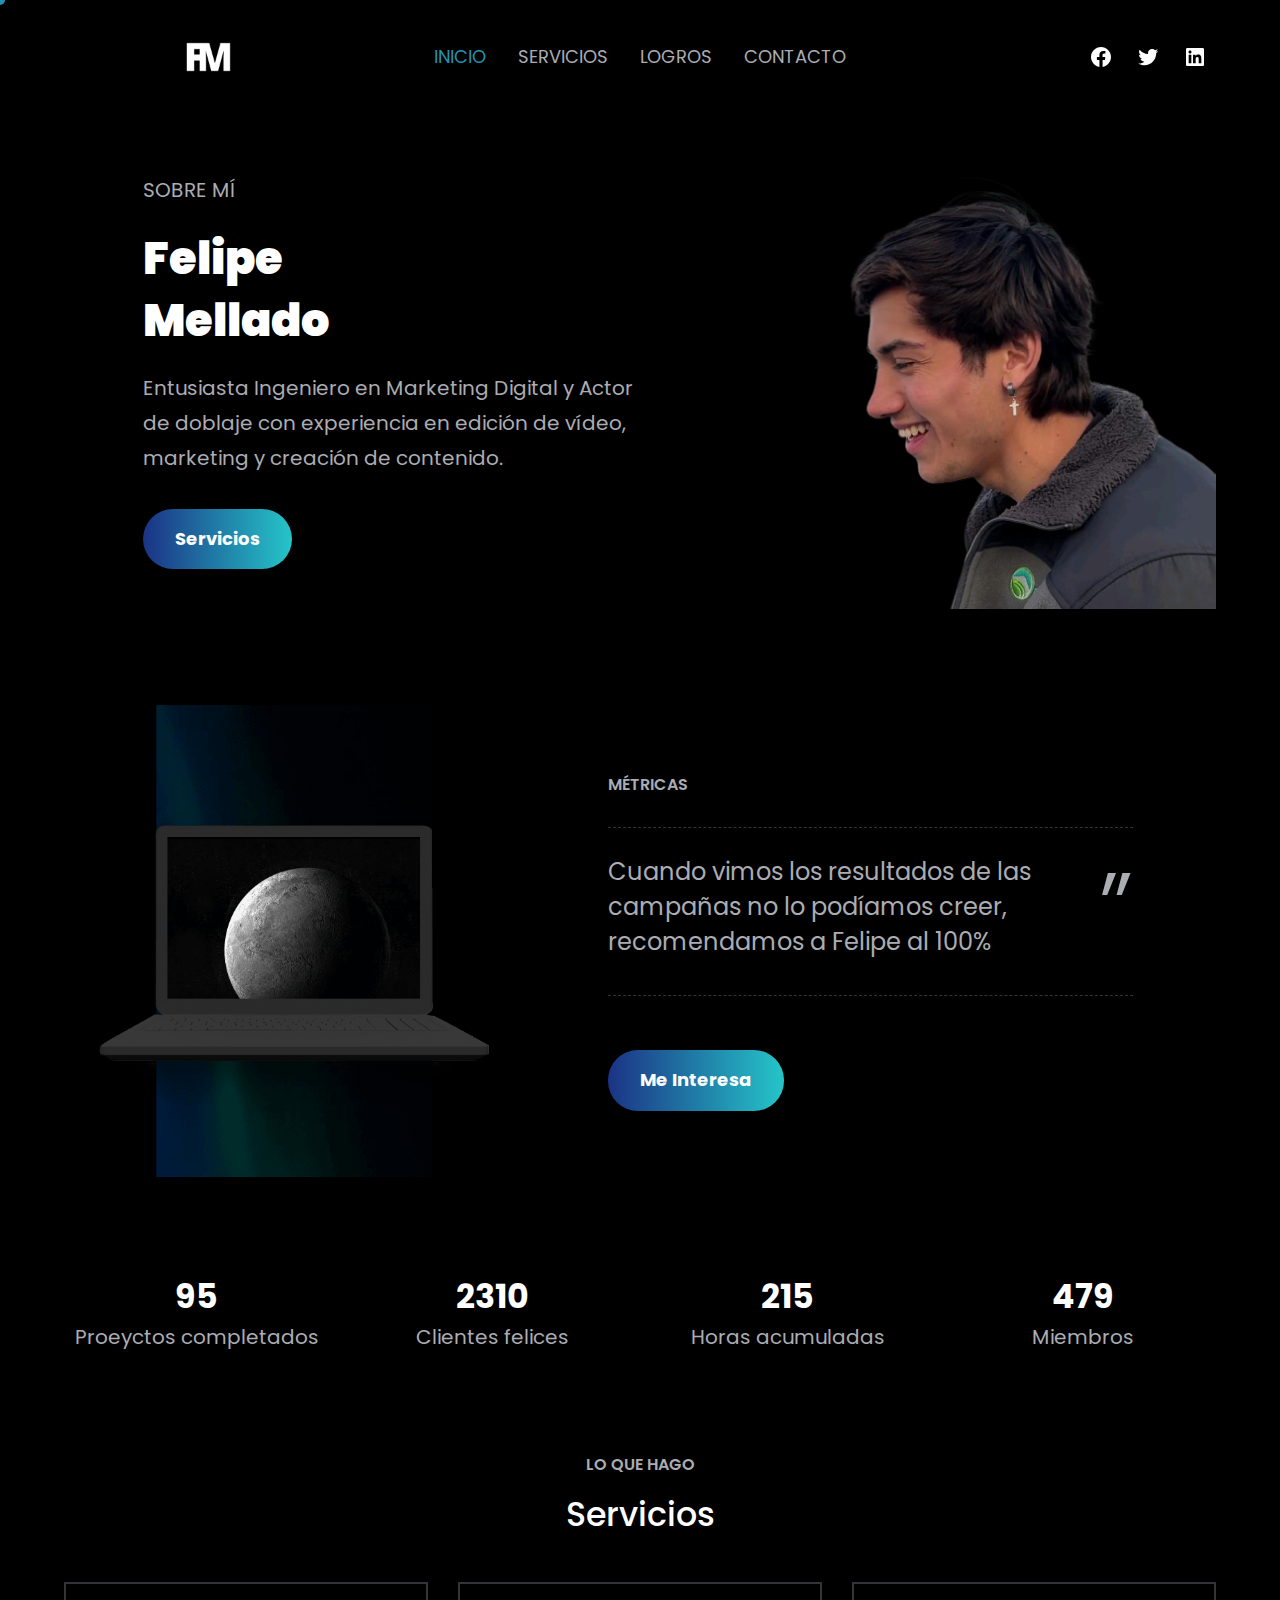
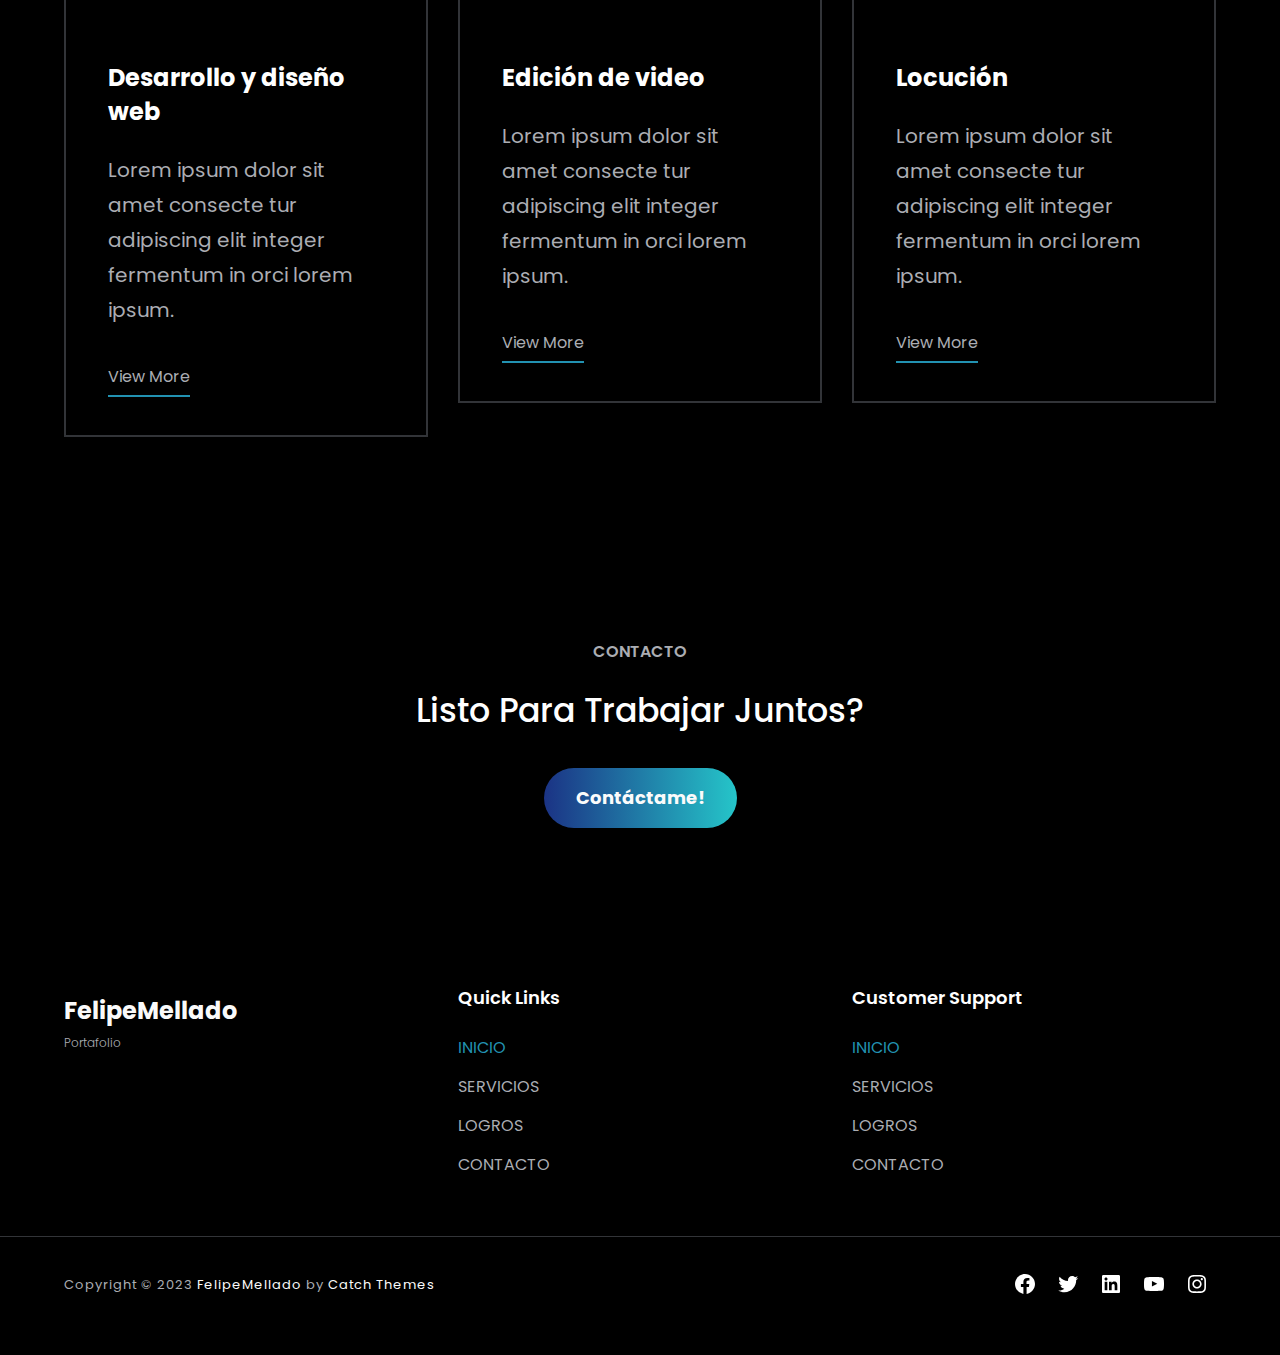
<file: index.html>
<!DOCTYPE html> <html lang="en-US"> <head> 	<meta charset="UTF-8" /> 	<meta name="viewport" content="width=device-width, initial-scale=1" /> <meta name='robots' content='max-image-preview:large' /> <title>FelipeMellado &#8211; Portafolio</title> <link rel="alternate" type="application/rss+xml" title="FelipeMellado &raquo; Feed" href="./feed/" /> <link rel="alternate" type="application/rss+xml" title="FelipeMellado &raquo; Comments Feed" href="./comments/feed/" /> <script>
window._wpemojiSettings = {"baseUrl":"https:\/\/s.w.org\/images\/core\/emoji\/14.0.0\/72x72\/","ext":".png","svgUrl":"https:\/\/s.w.org\/images\/core\/emoji\/14.0.0\/svg\/","svgExt":".svg","source":{"concatemoji":".\/wp-includes\/js\/wp-emoji-release.min.js?ver=6.2.2"}};
/*! This file is auto-generated */
!function(e,a,t){var n,r,o,i=a.createElement("canvas"),p=i.getContext&&i.getContext("2d");function s(e,t){p.clearRect(0,0,i.width,i.height),p.fillText(e,0,0);e=i.toDataURL();return p.clearRect(0,0,i.width,i.height),p.fillText(t,0,0),e===i.toDataURL()}function c(e){var t=a.createElement("script");t.src=e,t.defer=t.type="text/javascript",a.getElementsByTagName("head")[0].appendChild(t)}for(o=Array("flag","emoji"),t.supports={everything:!0,everythingExceptFlag:!0},r=0;r<o.length;r++)t.supports[o[r]]=function(e){if(p&&p.fillText)switch(p.textBaseline="top",p.font="600 32px Arial",e){case"flag":return s("\ud83c\udff3\ufe0f\u200d\u26a7\ufe0f","\ud83c\udff3\ufe0f\u200b\u26a7\ufe0f")?!1:!s("\ud83c\uddfa\ud83c\uddf3","\ud83c\uddfa\u200b\ud83c\uddf3")&&!s("\ud83c\udff4\udb40\udc67\udb40\udc62\udb40\udc65\udb40\udc6e\udb40\udc67\udb40\udc7f","\ud83c\udff4\u200b\udb40\udc67\u200b\udb40\udc62\u200b\udb40\udc65\u200b\udb40\udc6e\u200b\udb40\udc67\u200b\udb40\udc7f");case"emoji":return!s("\ud83e\udef1\ud83c\udffb\u200d\ud83e\udef2\ud83c\udfff","\ud83e\udef1\ud83c\udffb\u200b\ud83e\udef2\ud83c\udfff")}return!1}(o[r]),t.supports.everything=t.supports.everything&&t.supports[o[r]],"flag"!==o[r]&&(t.supports.everythingExceptFlag=t.supports.everythingExceptFlag&&t.supports[o[r]]);t.supports.everythingExceptFlag=t.supports.everythingExceptFlag&&!t.supports.flag,t.DOMReady=!1,t.readyCallback=function(){t.DOMReady=!0},t.supports.everything||(n=function(){t.readyCallback()},a.addEventListener?(a.addEventListener("DOMContentLoaded",n,!1),e.addEventListener("load",n,!1)):(e.attachEvent("onload",n),a.attachEvent("onreadystatechange",function(){"complete"===a.readyState&&t.readyCallback()})),(e=t.source||{}).concatemoji?c(e.concatemoji):e.wpemoji&&e.twemoji&&(c(e.twemoji),c(e.wpemoji)))}(window,document,window._wpemojiSettings);
</script> <style> img.wp-smiley, img.emoji { 	display: inline !important; 	border: none !important; 	box-shadow: none !important; 	height: 1em !important; 	width: 1em !important; 	margin: 0 0.07em !important; 	vertical-align: -0.1em !important; 	background: none !important; 	padding: 0 !important; } </style> 	<style id='wp-block-site-logo-inline-css'> .wp-block-site-logo{box-sizing:border-box;line-height:0}.wp-block-site-logo a{display:inline-block}.wp-block-site-logo.is-default-size img{height:auto;width:120px}.wp-block-site-logo img{height:auto;max-width:100%}.wp-block-site-logo a,.wp-block-site-logo img{border-radius:inherit}.wp-block-site-logo.aligncenter{margin-left:auto;margin-right:auto;text-align:center}.wp-block-site-logo.is-style-rounded{border-radius:9999px} </style> <style id='wp-block-group-inline-css'> .wp-block-group{box-sizing:border-box} :where(.wp-block-group.has-background){padding:1.25em 2.375em} </style> <style id='wp-block-navigation-link-inline-css'> .wp-block-navigation .wp-block-navigation-item__label{overflow-wrap:break-word;word-break:normal}.wp-block-navigation .wp-block-navigation-item__description{display:none} </style> <link rel='stylesheet' id='wp-block-navigation-css' href='./css/navigation-style.min.css' media='all' /> <style id='wp-block-navigation-inline-css'> .wp-block-navigation{color: var(--wp--preset--color--body-text);font-size: var(--wp--preset--font-size--upper-heading);font-weight: var(--wp--custom--typography--font-weight--regular);line-height: var(--wp--custom--typography--line-height--heading-six);text-transform: capitalize;} .wp-block-navigation a:where(:not(.wp-element-button)){color: inherit;} </style> <link rel='stylesheet' id='wp-block-social-links-css' href='./css/social-links-style.min.css' media='all' /> <style id='wp-block-template-part-inline-css'> .wp-block-template-part.has-background{margin-bottom:0;margin-top:0;padding:1.25em 2.375em} </style> <style id='wp-block-paragraph-inline-css'> .is-small-text{font-size:.875em}.is-regular-text{font-size:1em}.is-large-text{font-size:2.25em}.is-larger-text{font-size:3em}.has-drop-cap:not(:focus):first-letter{float:left;font-size:8.4em;font-style:normal;font-weight:100;line-height:.68;margin:.05em .1em 0 0;text-transform:uppercase}body.rtl .has-drop-cap:not(:focus):first-letter{float:none;margin-left:.1em}p.has-drop-cap.has-background{overflow:hidden}p.has-background{padding:1.25em 2.375em}:where(p.has-text-color:not(.has-link-color)) a{color:inherit} </style> <style id='wp-block-heading-inline-css'> h1.has-background,h2.has-background,h3.has-background,h4.has-background,h5.has-background,h6.has-background{padding:1.25em 2.375em} .wp-block-heading{color: var(--wp--preset--color--foreground);font-weight: var(--wp--custom--typography--font-weight--bold);margin-top: 0px;margin-bottom: 0px;} </style> <style id='wp-block-button-inline-css'> .wp-block-button__link{box-sizing:border-box;cursor:pointer;display:inline-block;text-align:center;word-break:break-word}.wp-block-button__link.aligncenter{text-align:center}.wp-block-button__link.alignright{text-align:right}:where(.wp-block-button__link){border-radius:9999px;box-shadow:none;padding:calc(.667em + 2px) calc(1.333em + 2px);text-decoration:none}.wp-block-button[style*=text-decoration] .wp-block-button__link{text-decoration:inherit}.wp-block-buttons>.wp-block-button.has-custom-width{max-width:none}.wp-block-buttons>.wp-block-button.has-custom-width .wp-block-button__link{width:100%}.wp-block-buttons>.wp-block-button.has-custom-font-size .wp-block-button__link{font-size:inherit}.wp-block-buttons>.wp-block-button.wp-block-button__width-25{width:calc(25% - var(--wp--style--block-gap, .5em)*.75)}.wp-block-buttons>.wp-block-button.wp-block-button__width-50{width:calc(50% - var(--wp--style--block-gap, .5em)*.5)}.wp-block-buttons>.wp-block-button.wp-block-button__width-75{width:calc(75% - var(--wp--style--block-gap, .5em)*.25)}.wp-block-buttons>.wp-block-button.wp-block-button__width-100{flex-basis:100%;width:100%}.wp-block-buttons.is-vertical>.wp-block-button.wp-block-button__width-25{width:25%}.wp-block-buttons.is-vertical>.wp-block-button.wp-block-button__width-50{width:50%}.wp-block-buttons.is-vertical>.wp-block-button.wp-block-button__width-75{width:75%}.wp-block-button.is-style-squared,.wp-block-button__link.wp-block-button.is-style-squared{border-radius:0}.wp-block-button.no-border-radius,.wp-block-button__link.no-border-radius{border-radius:0!important}.wp-block-button .wp-block-button__link.is-style-outline,.wp-block-button.is-style-outline>.wp-block-button__link{border:2px solid;padding:.667em 1.333em}.wp-block-button .wp-block-button__link.is-style-outline:not(.has-text-color),.wp-block-button.is-style-outline>.wp-block-button__link:not(.has-text-color){color:currentColor}.wp-block-button .wp-block-button__link.is-style-outline:not(.has-background),.wp-block-button.is-style-outline>.wp-block-button__link:not(.has-background){background-color:transparent;background-image:none} .wp-block-button .wp-block-button__link{background: var(--wp--preset--gradient--horizontal-patrick-blue-to-blue-green);border-radius: 30px;color: var(--wp--preset--color--color-light);font-size: var(--wp--preset--font-size--upper-heading);font-weight: var(--wp--custom--typography--font-weight--bold);line-height: var(--wp--custom--typography--line-height--heading-six);margin-top: 0.8rem;padding-top: clamp(12px, 2.5vw, 16px);padding-right: clamp(21px, 2.5vw, 35px);padding-bottom: clamp(12px, 2.5vw, 16px);padding-left: clamp(21px, 2.5vw, 35px);text-transform: capitalize;} </style> <style id='wp-block-buttons-inline-css'> .wp-block-buttons.is-vertical{flex-direction:column}.wp-block-buttons.is-vertical>.wp-block-button:last-child{margin-bottom:0}.wp-block-buttons>.wp-block-button{display:inline-block;margin:0}.wp-block-buttons.is-content-justification-left{justify-content:flex-start}.wp-block-buttons.is-content-justification-left.is-vertical{align-items:flex-start}.wp-block-buttons.is-content-justification-center{justify-content:center}.wp-block-buttons.is-content-justification-center.is-vertical{align-items:center}.wp-block-buttons.is-content-justification-right{justify-content:flex-end}.wp-block-buttons.is-content-justification-right.is-vertical{align-items:flex-end}.wp-block-buttons.is-content-justification-space-between{justify-content:space-between}.wp-block-buttons.aligncenter{text-align:center}.wp-block-buttons:not(.is-content-justification-space-between,.is-content-justification-right,.is-content-justification-left,.is-content-justification-center) .wp-block-button.aligncenter{margin-left:auto;margin-right:auto;width:100%}.wp-block-buttons[style*=text-decoration] .wp-block-button,.wp-block-buttons[style*=text-decoration] .wp-block-button__link{text-decoration:inherit}.wp-block-buttons.has-custom-font-size .wp-block-button__link{font-size:inherit}.wp-block-button.aligncenter{text-align:center} </style> <style id='wp-block-media-text-inline-css'> .wp-block-media-text{box-sizing:border-box;   /*!rtl:begin:ignore*/direction:ltr;   /*!rtl:end:ignore*/display:grid;grid-template-columns:50% 1fr;grid-template-rows:auto}.wp-block-media-text.has-media-on-the-right{grid-template-columns:1fr 50%}.wp-block-media-text.is-vertically-aligned-top .wp-block-media-text__content,.wp-block-media-text.is-vertically-aligned-top .wp-block-media-text__media{align-self:start}.wp-block-media-text .wp-block-media-text__content,.wp-block-media-text .wp-block-media-text__media,.wp-block-media-text.is-vertically-aligned-center .wp-block-media-text__content,.wp-block-media-text.is-vertically-aligned-center .wp-block-media-text__media{align-self:center}.wp-block-media-text.is-vertically-aligned-bottom .wp-block-media-text__content,.wp-block-media-text.is-vertically-aligned-bottom .wp-block-media-text__media{align-self:end}.wp-block-media-text .wp-block-media-text__media{   /*!rtl:begin:ignore*/grid-column:1;grid-row:1;   /*!rtl:end:ignore*/margin:0}.wp-block-media-text .wp-block-media-text__content{direction:ltr;   /*!rtl:begin:ignore*/grid-column:2;grid-row:1;   /*!rtl:end:ignore*/padding:0 8%;word-break:break-word}.wp-block-media-text.has-media-on-the-right .wp-block-media-text__media{   /*!rtl:begin:ignore*/grid-column:2;grid-row:1   /*!rtl:end:ignore*/}.wp-block-media-text.has-media-on-the-right .wp-block-media-text__content{   /*!rtl:begin:ignore*/grid-column:1;grid-row:1   /*!rtl:end:ignore*/}.wp-block-media-text__media img,.wp-block-media-text__media video{height:auto;max-width:unset;vertical-align:middle;width:100%}.wp-block-media-text.is-image-fill .wp-block-media-text__media{background-size:cover;height:100%;min-height:250px}.wp-block-media-text.is-image-fill .wp-block-media-text__media>a{display:block;height:100%}.wp-block-media-text.is-image-fill .wp-block-media-text__media img{clip:rect(0,0,0,0);border:0;height:1px;margin:-1px;overflow:hidden;padding:0;position:absolute;width:1px}@media (max-width:600px){.wp-block-media-text.is-stacked-on-mobile{grid-template-columns:100%!important}.wp-block-media-text.is-stacked-on-mobile .wp-block-media-text__media{grid-column:1;grid-row:1}.wp-block-media-text.is-stacked-on-mobile .wp-block-media-text__content{grid-column:1;grid-row:2}} </style> <style id='wp-block-quote-inline-css'> .wp-block-quote{box-sizing:border-box;overflow-wrap:break-word}.wp-block-quote.is-large:where(:not(.is-style-plain)),.wp-block-quote.is-style-large:where(:not(.is-style-plain)){margin-bottom:1em;padding:0 1em}.wp-block-quote.is-large:where(:not(.is-style-plain)) p,.wp-block-quote.is-style-large:where(:not(.is-style-plain)) p{font-size:1.5em;font-style:italic;line-height:1.6}.wp-block-quote.is-large:where(:not(.is-style-plain)) cite,.wp-block-quote.is-large:where(:not(.is-style-plain)) footer,.wp-block-quote.is-style-large:where(:not(.is-style-plain)) cite,.wp-block-quote.is-style-large:where(:not(.is-style-plain)) footer{font-size:1.125em;text-align:right} .wp-block-quote{border-left:.25em solid;margin:0 0 1.75em;padding-left:1em}.wp-block-quote cite,.wp-block-quote footer{color:currentColor;font-size:.8125em;font-style:normal;position:relative}.wp-block-quote.has-text-align-right{border-left:none;border-right:.25em solid;padding-left:0;padding-right:1em}.wp-block-quote.has-text-align-center{border:none;padding-left:0}.wp-block-quote.is-large,.wp-block-quote.is-style-large,.wp-block-quote.is-style-plain{border:none} .wp-block-quote{font-size: var(--wp--preset--font-size--content-heading);font-weight: var(--wp--custom--typography--font-weight--regular);line-height: 1.46;padding-top: var(--wp--custom--spacing--tiny);padding-right: 0;padding-bottom: var(--wp--custom--spacing--tiny);padding-left: 0;} </style> <style id='wp-block-columns-inline-css'> .wp-block-columns{align-items:normal!important;box-sizing:border-box;display:flex;flex-wrap:wrap!important;margin-bottom:1.75em}@media (min-width:782px){.wp-block-columns{flex-wrap:nowrap!important}}.wp-block-columns.are-vertically-aligned-top{align-items:flex-start}.wp-block-columns.are-vertically-aligned-center{align-items:center}.wp-block-columns.are-vertically-aligned-bottom{align-items:flex-end}@media (max-width:781px){.wp-block-columns:not(.is-not-stacked-on-mobile)>.wp-block-column{flex-basis:100%!important}}@media (min-width:782px){.wp-block-columns:not(.is-not-stacked-on-mobile)>.wp-block-column{flex-basis:0;flex-grow:1}.wp-block-columns:not(.is-not-stacked-on-mobile)>.wp-block-column[style*=flex-basis]{flex-grow:0}}.wp-block-columns.is-not-stacked-on-mobile{flex-wrap:nowrap!important}.wp-block-columns.is-not-stacked-on-mobile>.wp-block-column{flex-basis:0;flex-grow:1}.wp-block-columns.is-not-stacked-on-mobile>.wp-block-column[style*=flex-basis]{flex-grow:0}:where(.wp-block-columns.has-background){padding:1.25em 2.375em}.wp-block-column{flex-grow:1;min-width:0;overflow-wrap:break-word;word-break:break-word}.wp-block-column.is-vertically-aligned-top{align-self:flex-start}.wp-block-column.is-vertically-aligned-center{align-self:center}.wp-block-column.is-vertically-aligned-bottom{align-self:flex-end}.wp-block-column.is-vertically-aligned-bottom,.wp-block-column.is-vertically-aligned-center,.wp-block-column.is-vertically-aligned-top{width:100%} </style> <link rel='stylesheet' id='wp-block-cover-css' href='./css/cover-style.min.css' media='all' /> <style id='wp-block-site-title-inline-css'> .wp-block-site-title a{color:inherit} .wp-block-site-title{font-size: var(--wp--preset--font-size--large);font-weight: var(--wp--custom--typography--font-weight--bold);line-height: var(--wp--custom--typography--line-height--normal);} </style> <style id='wp-block-site-tagline-inline-css'> .wp-block-site-tagline{color: var(--wp--preset--color--body-text);font-size: 12px;font-weight: 300;margin-top: 0;} </style> <style id='wp-block-library-inline-css'> :root{--wp-admin-theme-color:#007cba;--wp-admin-theme-color--rgb:0,124,186;--wp-admin-theme-color-darker-10:#006ba1;--wp-admin-theme-color-darker-10--rgb:0,107,161;--wp-admin-theme-color-darker-20:#005a87;--wp-admin-theme-color-darker-20--rgb:0,90,135;--wp-admin-border-width-focus:2px;--wp-block-synced-color:#7a00df;--wp-block-synced-color--rgb:122,0,223}@media (-webkit-min-device-pixel-ratio:2),(min-resolution:192dpi){:root{--wp-admin-border-width-focus:1.5px}}.wp-element-button{cursor:pointer}:root{--wp--preset--font-size--normal:16px;--wp--preset--font-size--huge:42px}:root .has-very-light-gray-background-color{background-color:#eee}:root .has-very-dark-gray-background-color{background-color:#313131}:root .has-very-light-gray-color{color:#eee}:root .has-very-dark-gray-color{color:#313131}:root .has-vivid-green-cyan-to-vivid-cyan-blue-gradient-background{background:linear-gradient(135deg,#00d084,#0693e3)}:root .has-purple-crush-gradient-background{background:linear-gradient(135deg,#34e2e4,#4721fb 50%,#ab1dfe)}:root .has-hazy-dawn-gradient-background{background:linear-gradient(135deg,#faaca8,#dad0ec)}:root .has-subdued-olive-gradient-background{background:linear-gradient(135deg,#fafae1,#67a671)}:root .has-atomic-cream-gradient-background{background:linear-gradient(135deg,#fdd79a,#004a59)}:root .has-nightshade-gradient-background{background:linear-gradient(135deg,#330968,#31cdcf)}:root .has-midnight-gradient-background{background:linear-gradient(135deg,#020381,#2874fc)}.has-regular-font-size{font-size:1em}.has-larger-font-size{font-size:2.625em}.has-normal-font-size{font-size:var(--wp--preset--font-size--normal)}.has-huge-font-size{font-size:var(--wp--preset--font-size--huge)}.has-text-align-center{text-align:center}.has-text-align-left{text-align:left}.has-text-align-right{text-align:right}#end-resizable-editor-section{display:none}.aligncenter{clear:both}.items-justified-left{justify-content:flex-start}.items-justified-center{justify-content:center}.items-justified-right{justify-content:flex-end}.items-justified-space-between{justify-content:space-between}.screen-reader-text{clip:rect(1px,1px,1px,1px);word-wrap:normal!important;border:0;-webkit-clip-path:inset(50%);clip-path:inset(50%);height:1px;margin:-1px;overflow:hidden;padding:0;position:absolute;width:1px}.screen-reader-text:focus{clip:auto!important;background-color:#ddd;-webkit-clip-path:none;clip-path:none;color:#444;display:block;font-size:1em;height:auto;left:5px;line-height:normal;padding:15px 23px 14px;text-decoration:none;top:5px;width:auto;z-index:100000}html :where(.has-border-color){border-style:solid}html :where([style*=border-top-color]){border-top-style:solid}html :where([style*=border-right-color]){border-right-style:solid}html :where([style*=border-bottom-color]){border-bottom-style:solid}html :where([style*=border-left-color]){border-left-style:solid}html :where([style*=border-width]){border-style:solid}html :where([style*=border-top-width]){border-top-style:solid}html :where([style*=border-right-width]){border-right-style:solid}html :where([style*=border-bottom-width]){border-bottom-style:solid}html :where([style*=border-left-width]){border-left-style:solid}html :where(img[class*=wp-image-]){height:auto;max-width:100%}figure{margin:0 0 1em}html :where(.is-position-sticky){--wp-admin--admin-bar--position-offset:var(--wp-admin--admin-bar--height,0px)}@media screen and (max-width:600px){html :where(.is-position-sticky){--wp-admin--admin-bar--position-offset:0px}} </style> <style id='global-styles-inline-css'> body{--wp--preset--color--black: #000000;--wp--preset--color--cyan-bluish-gray: #abb8c3;--wp--preset--color--white: #ffffff;--wp--preset--color--pale-pink: #f78da7;--wp--preset--color--vivid-red: #cf2e2e;--wp--preset--color--luminous-vivid-orange: #ff6900;--wp--preset--color--luminous-vivid-amber: #fcb900;--wp--preset--color--light-green-cyan: #7bdcb5;--wp--preset--color--vivid-green-cyan: #00d084;--wp--preset--color--pale-cyan-blue: #8ed1fc;--wp--preset--color--vivid-cyan-blue: #0693e3;--wp--preset--color--vivid-purple: #9b51e0;--wp--preset--color--background: #0A0C11;--wp--preset--color--foreground: #ffffff;--wp--preset--color--primary: #2292b1;--wp--preset--color--secondary: #222222;--wp--preset--color--tertiary: #0a0a0a;--wp--preset--color--text-link: #fafafa;--wp--preset--color--body-text: #abadb3;--wp--preset--color--meta: #666666;--wp--preset--color--border-color: #323438;--wp--preset--color--color-light: #fbfbfb;--wp--preset--color--color-dark: #000000;--wp--preset--color--footer-text: #999999;--wp--preset--color--footer-border-dark: #313131;--wp--preset--color--gray: #cccccc;--wp--preset--color--patrick-blue: #1b3385;--wp--preset--color--blue-green: #25c5c9;--wp--preset--gradient--vivid-cyan-blue-to-vivid-purple: linear-gradient(135deg,rgba(6,147,227,1) 0%,rgb(155,81,224) 100%);--wp--preset--gradient--light-green-cyan-to-vivid-green-cyan: linear-gradient(135deg,rgb(122,220,180) 0%,rgb(0,208,130) 100%);--wp--preset--gradient--luminous-vivid-amber-to-luminous-vivid-orange: linear-gradient(135deg,rgba(252,185,0,1) 0%,rgba(255,105,0,1) 100%);--wp--preset--gradient--luminous-vivid-orange-to-vivid-red: linear-gradient(135deg,rgba(255,105,0,1) 0%,rgb(207,46,46) 100%);--wp--preset--gradient--very-light-gray-to-cyan-bluish-gray: linear-gradient(135deg,rgb(238,238,238) 0%,rgb(169,184,195) 100%);--wp--preset--gradient--cool-to-warm-spectrum: linear-gradient(135deg,rgb(74,234,220) 0%,rgb(151,120,209) 20%,rgb(207,42,186) 40%,rgb(238,44,130) 60%,rgb(251,105,98) 80%,rgb(254,248,76) 100%);--wp--preset--gradient--blush-light-purple: linear-gradient(135deg,rgb(255,206,236) 0%,rgb(152,150,240) 100%);--wp--preset--gradient--blush-bordeaux: linear-gradient(135deg,rgb(254,205,165) 0%,rgb(254,45,45) 50%,rgb(107,0,62) 100%);--wp--preset--gradient--luminous-dusk: linear-gradient(135deg,rgb(255,203,112) 0%,rgb(199,81,192) 50%,rgb(65,88,208) 100%);--wp--preset--gradient--pale-ocean: linear-gradient(135deg,rgb(255,245,203) 0%,rgb(182,227,212) 50%,rgb(51,167,181) 100%);--wp--preset--gradient--electric-grass: linear-gradient(135deg,rgb(202,248,128) 0%,rgb(113,206,126) 100%);--wp--preset--gradient--midnight: linear-gradient(135deg,rgb(2,3,129) 0%,rgb(40,116,252) 100%);--wp--preset--gradient--horizontal-patrick-blue-to-blue-green: linear-gradient(to right,var(--wp--preset--color--patrick-blue) 0%,var(--wp--preset--color--blue-green) 100%);--wp--preset--duotone--dark-grayscale: url('#wp-duotone-dark-grayscale');--wp--preset--duotone--grayscale: url('#wp-duotone-grayscale');--wp--preset--duotone--purple-yellow: url('#wp-duotone-purple-yellow');--wp--preset--duotone--blue-red: url('#wp-duotone-blue-red');--wp--preset--duotone--midnight: url('#wp-duotone-midnight');--wp--preset--duotone--magenta-yellow: url('#wp-duotone-magenta-yellow');--wp--preset--duotone--purple-green: url('#wp-duotone-purple-green');--wp--preset--duotone--blue-orange: url('#wp-duotone-blue-orange');--wp--preset--font-size--small: 15px;--wp--preset--font-size--medium: 16px;--wp--preset--font-size--large: clamp(24px,4.2vw,32px);--wp--preset--font-size--x-large: 42px;--wp--preset--font-size--tiny: 13px;--wp--preset--font-size--extra-small: 14px;--wp--preset--font-size--upper-heading: 18px;--wp--preset--font-size--normal: clamp(18px,1.6vw,20px);--wp--preset--font-size--content-heading: clamp(22px,3vw,24px);--wp--preset--font-size--extra-large: clamp(28px,6vw,36px);--wp--preset--font-size--product-heading: clamp(32px,4.8vw,42px);--wp--preset--font-size--huge: clamp(42px,5.2vw,80px);--wp--preset--font-size--colossal: clamp(46px,5.2vw,110px);--wp--preset--font-family--poppins: "Poppins", serif;--wp--preset--spacing--20: 0.44rem;--wp--preset--spacing--30: 0.67rem;--wp--preset--spacing--40: 1rem;--wp--preset--spacing--50: 1.5rem;--wp--preset--spacing--60: 2.25rem;--wp--preset--spacing--70: 3.38rem;--wp--preset--spacing--80: 5.06rem;--wp--preset--shadow--natural: 6px 6px 9px rgba(0, 0, 0, 0.2);--wp--preset--shadow--deep: 12px 12px 50px rgba(0, 0, 0, 0.4);--wp--preset--shadow--sharp: 6px 6px 0px rgba(0, 0, 0, 0.2);--wp--preset--shadow--outlined: 6px 6px 0px -3px rgba(255, 255, 255, 1), 6px 6px rgba(0, 0, 0, 1);--wp--preset--shadow--crisp: 6px 6px 0px rgba(0, 0, 0, 1);--wp--custom--spacing--tiny: clamp(21px, 2vw, 28px);--wp--custom--spacing--extra-small: clamp(28px, 3.5vw, 35px);--wp--custom--spacing--wp-comment-horizontal: clamp(30px, 3.7vw, 70px);--wp--custom--spacing--wp-comment-vertical: clamp(30px, 3.5vw, 49px);--wp--custom--spacing--wp-block-sidebar: clamp(7px,3.5vw,60px);--wp--custom--spacing--wp-block-sidebar-widget: clamp(35px, 3.5vw, 49px);--wp--custom--spacing--wp-block-page-numbers: clamp(49px, 3.3vw, 63px);--wp--custom--spacing--wp-footer-vertical: clamp(30px, 4vw, 70px);--wp--custom--spacing--normal: clamp(30px, 3.5vw, 40px);--wp--custom--spacing--small: max(1.75rem, 5vw);--wp--custom--spacing--medium: clamp(2rem, 8vw, calc(4 * var(--wp--style--block-gap)));--wp--custom--spacing--large: clamp(3.5rem, 10vw, 5.0625rem);--wp--custom--spacing--outer: var(--wp--custom--spacing--small, 1.25rem);--wp--custom--spacing--section-block-top: clamp(42px, 7.5vw, 140px);--wp--custom--spacing--section-block-bottom: clamp(12px, 5.5vw, 70px);--wp--custom--spacing--section-pricing-content: clamp(21px, 5.5vw, 42px);--wp--custom--spacing--main-block-gap: clamp(42px, 4.5vw, 70px);--wp--custom--spacing--testimonial-inner-gap: clamp(35px, 3.5vw, 42px);--wp--custom--spacing--group-heading-bottom-gap: clamp(35px, 3.5vw, 56px);--wp--custom--typography--font-size--heading-one: clamp(36px,3.5vw,58px);--wp--custom--typography--font-size--heading-two: clamp(32px,2.6vw,49px);--wp--custom--typography--font-size--heading-three: clamp(28px,1.9vw,36px);--wp--custom--typography--font-size--heading-four: clamp(24px,2vw,28px);--wp--custom--typography--font-size--heading-five: clamp(22px,1.3vw,24px);--wp--custom--typography--font-size--heading-six: 18px;--wp--custom--typography--font-size--huge-post-title: clamp(38px,4vw,70px);--wp--custom--typography--line-height--heading-one: 1.38;--wp--custom--typography--line-height--heading-two: 1.43;--wp--custom--typography--line-height--heading-three: 1.31;--wp--custom--typography--line-height--heading-four: 1.5;--wp--custom--typography--line-height--heading-five: 1.458333333333333;--wp--custom--typography--line-height--heading-six: 1.56;--wp--custom--typography--line-height--paragraph: 1.75;--wp--custom--typography--line-height--post-title: 1.38;--wp--custom--typography--line-height--extra-small: 21px;--wp--custom--typography--line-height--small: 28px;--wp--custom--typography--line-height--normal: normal;--wp--custom--typography--font-weight--light: 300;--wp--custom--typography--font-weight--regular: 400;--wp--custom--typography--font-weight--medium: 500;--wp--custom--typography--font-weight--bold: 700;--wp--custom--typography--font-weight--black: 900;}body { margin: 0;--wp--style--global--content-size: 760px;--wp--style--global--wide-size: 1400px; }.wp-site-blocks > .alignleft { float: left; margin-right: 2em; }.wp-site-blocks > .alignright { float: right; margin-left: 2em; }.wp-site-blocks > .aligncenter { justify-content: center; margin-left: auto; margin-right: auto; }.wp-site-blocks > * { margin-block-start: 0; margin-block-end: 0; }.wp-site-blocks > * + * { margin-block-start: 1.5rem; }body { --wp--style--block-gap: 1.5rem; }body .is-layout-flow > *{margin-block-start: 0;margin-block-end: 0;}body .is-layout-flow > * + *{margin-block-start: 1.5rem;margin-block-end: 0;}body .is-layout-constrained > *{margin-block-start: 0;margin-block-end: 0;}body .is-layout-constrained > * + *{margin-block-start: 1.5rem;margin-block-end: 0;}body .is-layout-flex{gap: 1.5rem;}body .is-layout-flow > .alignleft{float: left;margin-inline-start: 0;margin-inline-end: 2em;}body .is-layout-flow > .alignright{float: right;margin-inline-start: 2em;margin-inline-end: 0;}body .is-layout-flow > .aligncenter{margin-left: auto !important;margin-right: auto !important;}body .is-layout-constrained > .alignleft{float: left;margin-inline-start: 0;margin-inline-end: 2em;}body .is-layout-constrained > .alignright{float: right;margin-inline-start: 2em;margin-inline-end: 0;}body .is-layout-constrained > .aligncenter{margin-left: auto !important;margin-right: auto !important;}body .is-layout-constrained > :where(:not(.alignleft):not(.alignright):not(.alignfull)){max-width: var(--wp--style--global--content-size);margin-left: auto !important;margin-right: auto !important;}body .is-layout-constrained > .alignwide{max-width: var(--wp--style--global--wide-size);}body .is-layout-flex{display: flex;}body .is-layout-flex{flex-wrap: wrap;align-items: center;}body .is-layout-flex > *{margin: 0;}body{background-color: var(--wp--preset--color--background);color: var(--wp--preset--color--body-text);font-family: var(--wp--preset--font-family--poppins);font-size: var(--wp--preset--font-size--normal);font-weight: 400;line-height: var(--wp--custom--typography--line-height--paragraph);padding-top: 0px;padding-right: 0px;padding-bottom: 0px;padding-left: 0px;}a:where(:not(.wp-element-button)){color: var(--wp--preset--color--text-link);text-decoration: underline;}h1{font-size: var(--wp--custom--typography--font-size--heading-one);line-height: var(--wp--custom--typography--line-height--heading-one);}h2{font-size: var(--wp--custom--typography--font-size--heading-two);line-height: var(--wp--custom--typography--line-height--heading-two);}h3{font-size: var(--wp--custom--typography--font-size--heading-three);line-height: var(--wp--custom--typography--line-height--heading-three);}h4{font-size: var(--wp--custom--typography--font-size--heading-four);line-height: var(--wp--custom--typography--line-height--heading-four);}h5{font-size: var(--wp--custom--typography--font-size--heading-five);line-height: var(--wp--custom--typography--line-height--heading-five);}h6{font-size: var(--wp--custom--typography--font-size--heading-six);line-height: var(--wp--custom--typography--line-height--heading-six);}.wp-element-button, .wp-block-button__link{background-color: #32373c;border-width: 0;color: #fff;font-family: inherit;font-size: inherit;line-height: inherit;padding: calc(0.667em + 2px) calc(1.333em + 2px);text-decoration: none;}.has-black-color{color: var(--wp--preset--color--black) !important;}.has-cyan-bluish-gray-color{color: var(--wp--preset--color--cyan-bluish-gray) !important;}.has-white-color{color: var(--wp--preset--color--white) !important;}.has-pale-pink-color{color: var(--wp--preset--color--pale-pink) !important;}.has-vivid-red-color{color: var(--wp--preset--color--vivid-red) !important;}.has-luminous-vivid-orange-color{color: var(--wp--preset--color--luminous-vivid-orange) !important;}.has-luminous-vivid-amber-color{color: var(--wp--preset--color--luminous-vivid-amber) !important;}.has-light-green-cyan-color{color: var(--wp--preset--color--light-green-cyan) !important;}.has-vivid-green-cyan-color{color: var(--wp--preset--color--vivid-green-cyan) !important;}.has-pale-cyan-blue-color{color: var(--wp--preset--color--pale-cyan-blue) !important;}.has-vivid-cyan-blue-color{color: var(--wp--preset--color--vivid-cyan-blue) !important;}.has-vivid-purple-color{color: var(--wp--preset--color--vivid-purple) !important;}.has-background-color{color: var(--wp--preset--color--background) !important;}.has-foreground-color{color: var(--wp--preset--color--foreground) !important;}.has-primary-color{color: var(--wp--preset--color--primary) !important;}.has-secondary-color{color: var(--wp--preset--color--secondary) !important;}.has-tertiary-color{color: var(--wp--preset--color--tertiary) !important;}.has-text-link-color{color: var(--wp--preset--color--text-link) !important;}.has-body-text-color{color: var(--wp--preset--color--body-text) !important;}.has-meta-color{color: var(--wp--preset--color--meta) !important;}.has-border-color-color{color: var(--wp--preset--color--border-color) !important;}.has-color-light-color{color: var(--wp--preset--color--color-light) !important;}.has-color-dark-color{color: var(--wp--preset--color--color-dark) !important;}.has-footer-text-color{color: var(--wp--preset--color--footer-text) !important;}.has-footer-border-dark-color{color: var(--wp--preset--color--footer-border-dark) !important;}.has-gray-color{color: var(--wp--preset--color--gray) !important;}.has-patrick-blue-color{color: var(--wp--preset--color--patrick-blue) !important;}.has-blue-green-color{color: var(--wp--preset--color--blue-green) !important;}.has-black-background-color{background-color: var(--wp--preset--color--black) !important;}.has-cyan-bluish-gray-background-color{background-color: var(--wp--preset--color--cyan-bluish-gray) !important;}.has-white-background-color{background-color: var(--wp--preset--color--white) !important;}.has-pale-pink-background-color{background-color: var(--wp--preset--color--pale-pink) !important;}.has-vivid-red-background-color{background-color: var(--wp--preset--color--vivid-red) !important;}.has-luminous-vivid-orange-background-color{background-color: var(--wp--preset--color--luminous-vivid-orange) !important;}.has-luminous-vivid-amber-background-color{background-color: var(--wp--preset--color--luminous-vivid-amber) !important;}.has-light-green-cyan-background-color{background-color: var(--wp--preset--color--light-green-cyan) !important;}.has-vivid-green-cyan-background-color{background-color: var(--wp--preset--color--vivid-green-cyan) !important;}.has-pale-cyan-blue-background-color{background-color: var(--wp--preset--color--pale-cyan-blue) !important;}.has-vivid-cyan-blue-background-color{background-color: var(--wp--preset--color--vivid-cyan-blue) !important;}.has-vivid-purple-background-color{background-color: var(--wp--preset--color--vivid-purple) !important;}.has-background-background-color{background-color: var(--wp--preset--color--background) !important;}.has-foreground-background-color{background-color: var(--wp--preset--color--foreground) !important;}.has-primary-background-color{background-color: var(--wp--preset--color--primary) !important;}.has-secondary-background-color{background-color: var(--wp--preset--color--secondary) !important;}.has-tertiary-background-color{background-color: var(--wp--preset--color--tertiary) !important;}.has-text-link-background-color{background-color: var(--wp--preset--color--text-link) !important;}.has-body-text-background-color{background-color: var(--wp--preset--color--body-text) !important;}.has-meta-background-color{background-color: var(--wp--preset--color--meta) !important;}.has-border-color-background-color{background-color: var(--wp--preset--color--border-color) !important;}.has-color-light-background-color{background-color: var(--wp--preset--color--color-light) !important;}.has-color-dark-background-color{background-color: var(--wp--preset--color--color-dark) !important;}.has-footer-text-background-color{background-color: var(--wp--preset--color--footer-text) !important;}.has-footer-border-dark-background-color{background-color: var(--wp--preset--color--footer-border-dark) !important;}.has-gray-background-color{background-color: var(--wp--preset--color--gray) !important;}.has-patrick-blue-background-color{background-color: var(--wp--preset--color--patrick-blue) !important;}.has-blue-green-background-color{background-color: var(--wp--preset--color--blue-green) !important;}.has-black-border-color{border-color: var(--wp--preset--color--black) !important;}.has-cyan-bluish-gray-border-color{border-color: var(--wp--preset--color--cyan-bluish-gray) !important;}.has-white-border-color{border-color: var(--wp--preset--color--white) !important;}.has-pale-pink-border-color{border-color: var(--wp--preset--color--pale-pink) !important;}.has-vivid-red-border-color{border-color: var(--wp--preset--color--vivid-red) !important;}.has-luminous-vivid-orange-border-color{border-color: var(--wp--preset--color--luminous-vivid-orange) !important;}.has-luminous-vivid-amber-border-color{border-color: var(--wp--preset--color--luminous-vivid-amber) !important;}.has-light-green-cyan-border-color{border-color: var(--wp--preset--color--light-green-cyan) !important;}.has-vivid-green-cyan-border-color{border-color: var(--wp--preset--color--vivid-green-cyan) !important;}.has-pale-cyan-blue-border-color{border-color: var(--wp--preset--color--pale-cyan-blue) !important;}.has-vivid-cyan-blue-border-color{border-color: var(--wp--preset--color--vivid-cyan-blue) !important;}.has-vivid-purple-border-color{border-color: var(--wp--preset--color--vivid-purple) !important;}.has-background-border-color{border-color: var(--wp--preset--color--background) !important;}.has-foreground-border-color{border-color: var(--wp--preset--color--foreground) !important;}.has-primary-border-color{border-color: var(--wp--preset--color--primary) !important;}.has-secondary-border-color{border-color: var(--wp--preset--color--secondary) !important;}.has-tertiary-border-color{border-color: var(--wp--preset--color--tertiary) !important;}.has-text-link-border-color{border-color: var(--wp--preset--color--text-link) !important;}.has-body-text-border-color{border-color: var(--wp--preset--color--body-text) !important;}.has-meta-border-color{border-color: var(--wp--preset--color--meta) !important;}.has-border-color-border-color{border-color: var(--wp--preset--color--border-color) !important;}.has-color-light-border-color{border-color: var(--wp--preset--color--color-light) !important;}.has-color-dark-border-color{border-color: var(--wp--preset--color--color-dark) !important;}.has-footer-text-border-color{border-color: var(--wp--preset--color--footer-text) !important;}.has-footer-border-dark-border-color{border-color: var(--wp--preset--color--footer-border-dark) !important;}.has-gray-border-color{border-color: var(--wp--preset--color--gray) !important;}.has-patrick-blue-border-color{border-color: var(--wp--preset--color--patrick-blue) !important;}.has-blue-green-border-color{border-color: var(--wp--preset--color--blue-green) !important;}.has-vivid-cyan-blue-to-vivid-purple-gradient-background{background: var(--wp--preset--gradient--vivid-cyan-blue-to-vivid-purple) !important;}.has-light-green-cyan-to-vivid-green-cyan-gradient-background{background: var(--wp--preset--gradient--light-green-cyan-to-vivid-green-cyan) !important;}.has-luminous-vivid-amber-to-luminous-vivid-orange-gradient-background{background: var(--wp--preset--gradient--luminous-vivid-amber-to-luminous-vivid-orange) !important;}.has-luminous-vivid-orange-to-vivid-red-gradient-background{background: var(--wp--preset--gradient--luminous-vivid-orange-to-vivid-red) !important;}.has-very-light-gray-to-cyan-bluish-gray-gradient-background{background: var(--wp--preset--gradient--very-light-gray-to-cyan-bluish-gray) !important;}.has-cool-to-warm-spectrum-gradient-background{background: var(--wp--preset--gradient--cool-to-warm-spectrum) !important;}.has-blush-light-purple-gradient-background{background: var(--wp--preset--gradient--blush-light-purple) !important;}.has-blush-bordeaux-gradient-background{background: var(--wp--preset--gradient--blush-bordeaux) !important;}.has-luminous-dusk-gradient-background{background: var(--wp--preset--gradient--luminous-dusk) !important;}.has-pale-ocean-gradient-background{background: var(--wp--preset--gradient--pale-ocean) !important;}.has-electric-grass-gradient-background{background: var(--wp--preset--gradient--electric-grass) !important;}.has-midnight-gradient-background{background: var(--wp--preset--gradient--midnight) !important;}.has-horizontal-patrick-blue-to-blue-green-gradient-background{background: var(--wp--preset--gradient--horizontal-patrick-blue-to-blue-green) !important;}.has-small-font-size{font-size: var(--wp--preset--font-size--small) !important;}.has-medium-font-size{font-size: var(--wp--preset--font-size--medium) !important;}.has-large-font-size{font-size: var(--wp--preset--font-size--large) !important;}.has-x-large-font-size{font-size: var(--wp--preset--font-size--x-large) !important;}.has-tiny-font-size{font-size: var(--wp--preset--font-size--tiny) !important;}.has-extra-small-font-size{font-size: var(--wp--preset--font-size--extra-small) !important;}.has-upper-heading-font-size{font-size: var(--wp--preset--font-size--upper-heading) !important;}.has-normal-font-size{font-size: var(--wp--preset--font-size--normal) !important;}.has-content-heading-font-size{font-size: var(--wp--preset--font-size--content-heading) !important;}.has-extra-large-font-size{font-size: var(--wp--preset--font-size--extra-large) !important;}.has-product-heading-font-size{font-size: var(--wp--preset--font-size--product-heading) !important;}.has-huge-font-size{font-size: var(--wp--preset--font-size--huge) !important;}.has-colossal-font-size{font-size: var(--wp--preset--font-size--colossal) !important;}.has-poppins-font-family{font-family: var(--wp--preset--font-family--poppins) !important;} </style> <style id='core-block-supports-inline-css'> .wp-container-1.wp-container-1{gap:20px;justify-content:center;}.wp-container-5.wp-container-5{justify-content:flex-end;}.wp-container-13.wp-container-13{justify-content:flex-start;}.wp-container-45.wp-container-45.wp-container-45.wp-container-45 > * + *{margin-block-start:35px;margin-block-end:0;}.wp-container-48.wp-container-48.wp-container-48.wp-container-48 > * + *{margin-block-start:0px;margin-block-end:0;}.wp-container-3.wp-container-3,.wp-container-44.wp-container-44,.wp-container-62.wp-container-62{justify-content:center;}.wp-container-6.wp-container-6,.wp-container-63.wp-container-63{justify-content:space-between;}.wp-container-12.wp-container-12 > *,.wp-container-27.wp-container-27 > *,.wp-container-45.wp-container-45 > *,.wp-container-48.wp-container-48 > *{margin-block-start:0;margin-block-end:0;}.wp-container-12.wp-container-12.wp-container-12.wp-container-12 > * + *,.wp-container-27.wp-container-27.wp-container-27.wp-container-27 > * + *{margin-block-start:14px;margin-block-end:0;}.wp-container-25.wp-container-25,.wp-container-40.wp-container-40,.wp-container-58.wp-container-58{flex-wrap:nowrap;} </style> <style id='wp-webfonts-inline-css'> @font-face{font-family:Poppins;font-style:normal;font-weight:300;font-display:fallback;src:url('./fonts/Poppins-Light.woff2') format('woff2');font-stretch:normal;}@font-face{font-family:Poppins;font-style:normal;font-weight:400;font-display:fallback;src:url('./fonts/Poppins-Regular.woff2') format('woff2');font-stretch:normal;}@font-face{font-family:Poppins;font-style:italic;font-weight:400;font-display:fallback;src:url('./fonts/Poppins-Italic.woff2') format('woff2');font-stretch:normal;}@font-face{font-family:Poppins;font-style:normal;font-weight:500;font-display:fallback;src:url('./fonts/Poppins-Medium.woff2') format('woff2');font-stretch:normal;}@font-face{font-family:Poppins;font-style:normal;font-weight:600;font-display:fallback;src:url('./fonts/Poppins-SemiBold.woff2') format('woff2');font-stretch:normal;}@font-face{font-family:Poppins;font-style:normal;font-weight:700;font-display:fallback;src:url('./fonts/Poppins-Bold.woff2') format('woff2');font-stretch:normal;}@font-face{font-family:Poppins;font-style:normal;font-weight:800;font-display:fallback;src:url('./fonts/Poppins-ExtraBold.woff2') format('woff2');font-stretch:normal;}@font-face{font-family:Poppins;font-style:normal;font-weight:900;font-display:fallback;src:url('./fonts/Poppins-Black.woff2') format('woff2');font-stretch:normal;} </style> <link rel='stylesheet' id='bizboost-style-css' href='./css/bizboost-style.css' media='all' /> <link rel='stylesheet' id='elementor-lazyload-css' href='./css/elementor-assets-css-modules-lazyload-frontend.min.css' media='all' /> <link rel='stylesheet' id='elementor-frontend-css' href='./css/elementor-assets-css-frontend-lite.min.css' media='all' /> <link rel='stylesheet' id='swiper-css' href='./css/elementor-assets-lib-swiper-v8-css-swiper.min.css' media='all' /> <link rel='stylesheet' id='elementor-post-5-css' href='./css/elementor-css-post-5.css' media='all' /> <link rel='stylesheet' id='elementor-global-css' href='./css/elementor-css-global.css' media='all' /> <link rel='stylesheet' id='google-fonts-1-css' href='https://fonts.googleapis.com/css?family=Roboto%3A100%2C100italic%2C200%2C200italic%2C300%2C300italic%2C400%2C400italic%2C500%2C500italic%2C600%2C600italic%2C700%2C700italic%2C800%2C800italic%2C900%2C900italic%7CRoboto+Slab%3A100%2C100italic%2C200%2C200italic%2C300%2C300italic%2C400%2C400italic%2C500%2C500italic%2C600%2C600italic%2C700%2C700italic%2C800%2C800italic%2C900%2C900italic&#038;display=swap&#038;ver=6.2.2' media='all' /> <link rel="preconnect" href="https://fonts.gstatic.com/" crossorigin>        <script>
            /* <![CDATA[ */
            var rcewpp = {
                "ajax_url":"./wp-admin/admin-ajax.php",
                "nonce": "d7da097e9a",
                "home_url": "./",
                "settings_icon": './wp-content/plugins/export-wp-page-to-static-html/admin/images/settings.png',
                "settings_hover_icon": './wp-content/plugins/export-wp-page-to-static-html/admin/images/settings_hover.png'
            };
            /* ]]\> */
        </script>         <script src='./js/navigation-view.min.js' id='wp-block-navigation-view-js'></script> <script src='./js/navigation-view-modal.min.js' id='wp-block-navigation-view-2-js'></script> <link rel="https://api.w.org/" href="./wp-json/" /><link rel="alternate" type="application/json" href="./wp-json/wp/v2/pages/21" /><link rel="EditURI" type="application/rsd+xml" title="RSD" href="./xmlrpc.php?rsd" /> <link rel="wlwmanifest" type="application/wlwmanifest+xml" href="./wp-includes/wlwmanifest.xml" /> <meta name="generator" content="WordPress 6.2.2" /> <link rel="canonical" href="./" /> <link rel='shortlink' href='./' /> <link rel="alternate" type="application/json+oembed" href="./wp-json/oembed/1.0/embed?url=http%3A%2F%2Ffelipemellado.local%2F" /> <link rel="alternate" type="text/xml+oembed" href="./wp-json/oembed/1.0/embed?url=http%3A%2F%2Ffelipemellado.local%2F&#038;format=xml" /> <meta name="generator" content="Elementor 3.14.1; features: e_dom_optimization, e_optimized_assets_loading, e_optimized_css_loading, e_font_icon_svg, a11y_improvements, additional_custom_breakpoints; settings: css_print_method-external, google_font-enabled, font_display-swap">  <link rel="icon" href="./images/Proyecto-nuevo1-150x150.png" sizes="32x32" /> <link rel="icon" href="./images/Proyecto-nuevo1-300x300.png" sizes="192x192" /> <link rel="apple-touch-icon" href="./images/Proyecto-nuevo1-300x300.png" /> <meta name="msapplication-TileImage" content="./wp-content/uploads/2023/07/Proyecto-nuevo1-300x300.png" /> </head>  <body class="home page-template-default page page-id-21 wp-custom-logo wp-embed-responsive e-lazyload elementor-default elementor-kit-5 elementor-page elementor-page-21"> <svg xmlns="http://www.w3.org/2000/svg" viewbox="0 0 0 0" width="0" height="0" focusable="false" role="none" style="visibility: hidden; position: absolute; left: -9999px; overflow: hidden;" ><defs><filter id="wp-duotone-dark-grayscale"><fecolormatrix color-interpolation-filters="sRGB" type="matrix" values=" .299 .587 .114 0 0 .299 .587 .114 0 0 .299 .587 .114 0 0 .299 .587 .114 0 0 " /><fecomponenttransfer color-interpolation-filters="sRGB" ><fefuncr type="table" tablevalues="0 0.49803921568627" /><fefuncg type="table" tablevalues="0 0.49803921568627" /><fefuncb type="table" tablevalues="0 0.49803921568627" /><fefunca type="table" tablevalues="1 1" /></fecomponenttransfer><fecomposite in2="SourceGraphic" operator="in" /></filter></defs></svg><svg xmlns="http://www.w3.org/2000/svg" viewbox="0 0 0 0" width="0" height="0" focusable="false" role="none" style="visibility: hidden; position: absolute; left: -9999px; overflow: hidden;" ><defs><filter id="wp-duotone-grayscale"><fecolormatrix color-interpolation-filters="sRGB" type="matrix" values=" .299 .587 .114 0 0 .299 .587 .114 0 0 .299 .587 .114 0 0 .299 .587 .114 0 0 " /><fecomponenttransfer color-interpolation-filters="sRGB" ><fefuncr type="table" tablevalues="0 1" /><fefuncg type="table" tablevalues="0 1" /><fefuncb type="table" tablevalues="0 1" /><fefunca type="table" tablevalues="1 1" /></fecomponenttransfer><fecomposite in2="SourceGraphic" operator="in" /></filter></defs></svg><svg xmlns="http://www.w3.org/2000/svg" viewbox="0 0 0 0" width="0" height="0" focusable="false" role="none" style="visibility: hidden; position: absolute; left: -9999px; overflow: hidden;" ><defs><filter id="wp-duotone-purple-yellow"><fecolormatrix color-interpolation-filters="sRGB" type="matrix" values=" .299 .587 .114 0 0 .299 .587 .114 0 0 .299 .587 .114 0 0 .299 .587 .114 0 0 " /><fecomponenttransfer color-interpolation-filters="sRGB" ><fefuncr type="table" tablevalues="0.54901960784314 0.98823529411765" /><fefuncg type="table" tablevalues="0 1" /><fefuncb type="table" tablevalues="0.71764705882353 0.25490196078431" /><fefunca type="table" tablevalues="1 1" /></fecomponenttransfer><fecomposite in2="SourceGraphic" operator="in" /></filter></defs></svg><svg xmlns="http://www.w3.org/2000/svg" viewbox="0 0 0 0" width="0" height="0" focusable="false" role="none" style="visibility: hidden; position: absolute; left: -9999px; overflow: hidden;" ><defs><filter id="wp-duotone-blue-red"><fecolormatrix color-interpolation-filters="sRGB" type="matrix" values=" .299 .587 .114 0 0 .299 .587 .114 0 0 .299 .587 .114 0 0 .299 .587 .114 0 0 " /><fecomponenttransfer color-interpolation-filters="sRGB" ><fefuncr type="table" tablevalues="0 1" /><fefuncg type="table" tablevalues="0 0.27843137254902" /><fefuncb type="table" tablevalues="0.5921568627451 0.27843137254902" /><fefunca type="table" tablevalues="1 1" /></fecomponenttransfer><fecomposite in2="SourceGraphic" operator="in" /></filter></defs></svg><svg xmlns="http://www.w3.org/2000/svg" viewbox="0 0 0 0" width="0" height="0" focusable="false" role="none" style="visibility: hidden; position: absolute; left: -9999px; overflow: hidden;" ><defs><filter id="wp-duotone-midnight"><fecolormatrix color-interpolation-filters="sRGB" type="matrix" values=" .299 .587 .114 0 0 .299 .587 .114 0 0 .299 .587 .114 0 0 .299 .587 .114 0 0 " /><fecomponenttransfer color-interpolation-filters="sRGB" ><fefuncr type="table" tablevalues="0 0" /><fefuncg type="table" tablevalues="0 0.64705882352941" /><fefuncb type="table" tablevalues="0 1" /><fefunca type="table" tablevalues="1 1" /></fecomponenttransfer><fecomposite in2="SourceGraphic" operator="in" /></filter></defs></svg><svg xmlns="http://www.w3.org/2000/svg" viewbox="0 0 0 0" width="0" height="0" focusable="false" role="none" style="visibility: hidden; position: absolute; left: -9999px; overflow: hidden;" ><defs><filter id="wp-duotone-magenta-yellow"><fecolormatrix color-interpolation-filters="sRGB" type="matrix" values=" .299 .587 .114 0 0 .299 .587 .114 0 0 .299 .587 .114 0 0 .299 .587 .114 0 0 " /><fecomponenttransfer color-interpolation-filters="sRGB" ><fefuncr type="table" tablevalues="0.78039215686275 1" /><fefuncg type="table" tablevalues="0 0.94901960784314" /><fefuncb type="table" tablevalues="0.35294117647059 0.47058823529412" /><fefunca type="table" tablevalues="1 1" /></fecomponenttransfer><fecomposite in2="SourceGraphic" operator="in" /></filter></defs></svg><svg xmlns="http://www.w3.org/2000/svg" viewbox="0 0 0 0" width="0" height="0" focusable="false" role="none" style="visibility: hidden; position: absolute; left: -9999px; overflow: hidden;" ><defs><filter id="wp-duotone-purple-green"><fecolormatrix color-interpolation-filters="sRGB" type="matrix" values=" .299 .587 .114 0 0 .299 .587 .114 0 0 .299 .587 .114 0 0 .299 .587 .114 0 0 " /><fecomponenttransfer color-interpolation-filters="sRGB" ><fefuncr type="table" tablevalues="0.65098039215686 0.40392156862745" /><fefuncg type="table" tablevalues="0 1" /><fefuncb type="table" tablevalues="0.44705882352941 0.4" /><fefunca type="table" tablevalues="1 1" /></fecomponenttransfer><fecomposite in2="SourceGraphic" operator="in" /></filter></defs></svg><svg xmlns="http://www.w3.org/2000/svg" viewbox="0 0 0 0" width="0" height="0" focusable="false" role="none" style="visibility: hidden; position: absolute; left: -9999px; overflow: hidden;" ><defs><filter id="wp-duotone-blue-orange"><fecolormatrix color-interpolation-filters="sRGB" type="matrix" values=" .299 .587 .114 0 0 .299 .587 .114 0 0 .299 .587 .114 0 0 .299 .587 .114 0 0 " /><fecomponenttransfer color-interpolation-filters="sRGB" ><fefuncr type="table" tablevalues="0.098039215686275 1" /><fefuncg type="table" tablevalues="0 0.66274509803922" /><fefuncb type="table" tablevalues="0.84705882352941 0.41960784313725" /><fefunca type="table" tablevalues="1 1" /></fecomponenttransfer><fecomposite in2="SourceGraphic" operator="in" /></filter></defs></svg> <div class="wp-site-blocks"><header class="wp-block-template-part"> <div class="wp-block-group alignfull social-and-toggle-search header-has-nav-centered is-layout-constrained"> <div class="wp-block-group alignwide wp-block-main-header is-layout-constrained"> <div class="wp-block-group alignfull wp-block-main-header-container is-content-justification-space-between is-layout-flex wp-container-6" style="padding-top:var(--wp--custom--spacing--tiny);padding-bottom:var(--wp--custom--spacing--tiny)"> <div class="wp-block-group site-identity is-content-justification-center is-layout-flex wp-container-1"><div class="wp-block-site-logo"><a href="./index.html" class="custom-logo-link" rel="home" aria-current="page"><img width="50" height="50" src="./images/2023-07-Proyecto-nuevo1.png" class="custom-logo" alt="FelipeMellado" decoding="async" srcset="./images/2023-07-Proyecto-nuevo1.png 512w, ./images/2023-07-Proyecto-nuevo1-300x300.png 300w, ./images/2023-07-Proyecto-nuevo1-150x150.png 150w" sizes="(max-width: 50px) 100vw, 50px" /></a></div></div>   <nav class="has-text-color has-vivid-red-color is-responsive items-justified-center wp-block-navigation is-content-justification-center is-layout-flex wp-container-3" aria-label="Header navigation"><button aria-haspopup="true" aria-label="Open menu" class="wp-block-navigation__responsive-container-open" data-micromodal-trigger="modal-2"><svg width="24" height="24" xmlns="http://www.w3.org/2000/svg" viewbox="0 0 24 24"><path d="M5 5v1.5h14V5H5zm0 7.8h14v-1.5H5v1.5zM5 19h14v-1.5H5V19z" /></svg></button> 			<div class="wp-block-navigation__responsive-container" style="" id="modal-2"> 				<div class="wp-block-navigation__responsive-close" tabindex="-1" data-micromodal-close> 					<div class="wp-block-navigation__responsive-dialog" aria-label="Menu"> 							<button aria-label="Close menu" data-micromodal-close class="wp-block-navigation__responsive-container-close"><svg xmlns="http://www.w3.org/2000/svg" viewbox="0 0 24 24" width="24" height="24" aria-hidden="true" focusable="false"><path d="M13 11.8l6.1-6.3-1-1-6.1 6.2-6.1-6.2-1 1 6.1 6.3-6.5 6.7 1 1 6.5-6.6 6.5 6.6 1-1z"></path></svg></button> 						<div class="wp-block-navigation__responsive-container-content" id="modal-2-content"> 							<ul class="wp-block-navigation__container"><li class="wp-block-navigation-item current-menu-item wp-block-navigation-link"><a class="wp-block-navigation-item__content"  href="./index.html" aria-current="page"><span class="wp-block-navigation-item__label">INICIO</span></a></li><li class="wp-block-navigation-item wp-block-navigation-link"><a class="wp-block-navigation-item__content"  href="./servicios.html"><span class="wp-block-navigation-item__label">SERVICIOS</span></a></li><li class="wp-block-navigation-item wp-block-navigation-link"><a class="wp-block-navigation-item__content"  href="./logros/"><span class="wp-block-navigation-item__label">LOGROS</span></a></li><li class="wp-block-navigation-item wp-block-navigation-link"><a class="wp-block-navigation-item__content"  href="./contacto.html"><span class="wp-block-navigation-item__label">CONTACTO</span></a></li></ul> 						</div> 					</div> 				</div> 			</div></nav>   <div class="wp-block-group wp-block-social-search-container is-content-justification-right is-layout-flex wp-container-5"> <ul class="wp-block-social-links is-style-logos-only is-layout-flex"><li class="wp-social-link wp-social-link-facebook wp-block-social-link"><a href="https://#" class="wp-block-social-link-anchor"><svg width="24" height="24" viewbox="0 0 24 24" version="1.1" xmlns="http://www.w3.org/2000/svg" aria-hidden="true" focusable="false"><path d="M12 2C6.5 2 2 6.5 2 12c0 5 3.7 9.1 8.4 9.9v-7H7.9V12h2.5V9.8c0-2.5 1.5-3.9 3.8-3.9 1.1 0 2.2.2 2.2.2v2.5h-1.3c-1.2 0-1.6.8-1.6 1.6V12h2.8l-.4 2.9h-2.3v7C18.3 21.1 22 17 22 12c0-5.5-4.5-10-10-10z"></path></svg><span class="wp-block-social-link-label screen-reader-text">Facebook</span></a></li>  <li class="wp-social-link wp-social-link-twitter wp-block-social-link"><a href="https://#" class="wp-block-social-link-anchor"><svg width="24" height="24" viewbox="0 0 24 24" version="1.1" xmlns="http://www.w3.org/2000/svg" aria-hidden="true" focusable="false"><path d="M22.23,5.924c-0.736,0.326-1.527,0.547-2.357,0.646c0.847-0.508,1.498-1.312,1.804-2.27 c-0.793,0.47-1.671,0.812-2.606,0.996C18.324,4.498,17.257,4,16.077,4c-2.266,0-4.103,1.837-4.103,4.103 c0,0.322,0.036,0.635,0.106,0.935C8.67,8.867,5.647,7.234,3.623,4.751C3.27,5.357,3.067,6.062,3.067,6.814 c0,1.424,0.724,2.679,1.825,3.415c-0.673-0.021-1.305-0.206-1.859-0.513c0,0.017,0,0.034,0,0.052c0,1.988,1.414,3.647,3.292,4.023 c-0.344,0.094-0.707,0.144-1.081,0.144c-0.264,0-0.521-0.026-0.772-0.074c0.522,1.63,2.038,2.816,3.833,2.85 c-1.404,1.1-3.174,1.756-5.096,1.756c-0.331,0-0.658-0.019-0.979-0.057c1.816,1.164,3.973,1.843,6.29,1.843 c7.547,0,11.675-6.252,11.675-11.675c0-0.178-0.004-0.355-0.012-0.531C20.985,7.47,21.68,6.747,22.23,5.924z"></path></svg><span class="wp-block-social-link-label screen-reader-text">Twitter</span></a></li>  <li class="wp-social-link wp-social-link-linkedin wp-block-social-link"><a href="https://#" class="wp-block-social-link-anchor"><svg width="24" height="24" viewbox="0 0 24 24" version="1.1" xmlns="http://www.w3.org/2000/svg" aria-hidden="true" focusable="false"><path d="M19.7,3H4.3C3.582,3,3,3.582,3,4.3v15.4C3,20.418,3.582,21,4.3,21h15.4c0.718,0,1.3-0.582,1.3-1.3V4.3 C21,3.582,20.418,3,19.7,3z M8.339,18.338H5.667v-8.59h2.672V18.338z M7.004,8.574c-0.857,0-1.549-0.694-1.549-1.548 c0-0.855,0.691-1.548,1.549-1.548c0.854,0,1.547,0.694,1.547,1.548C8.551,7.881,7.858,8.574,7.004,8.574z M18.339,18.338h-2.669 v-4.177c0-0.996-0.017-2.278-1.387-2.278c-1.389,0-1.601,1.086-1.601,2.206v4.249h-2.667v-8.59h2.559v1.174h0.037 c0.356-0.675,1.227-1.387,2.526-1.387c2.703,0,3.203,1.779,3.203,4.092V18.338z"></path></svg><span class="wp-block-social-link-label screen-reader-text">LinkedIn</span></a></li></ul> </div> </div> </div> </div> </header>   <main class="wp-block-group main-front-page is-layout-constrained"> <div class="wp-block-group alignfull wp-block-section wp-block-video-featured is-layout-constrained"> <div class="wp-block-group alignwide wp-block-group-content is-layout-flow"> <div class="wp-block-media-text alignwide has-media-on-the-right is-stacked-on-mobile" style="grid-template-columns:auto 43%"><div class="wp-block-media-text__content"> <p style="padding-top:0;padding-right:0;padding-bottom:0;padding-left:0">SOBRE MÍ</p>    <h1 class="wp-block-heading"><strong>Felipe </strong></h1>    <h1 class="wp-block-heading"><strong>Mellado</strong></h1>    <p>Entusiasta Ingeniero en Marketing Digital y Actor de doblaje con experiencia en edición de vídeo, marketing y creación de contenido.</p>    <div class="wp-block-buttons is-layout-flex"> <div class="wp-block-button is-style-fill"><a class="wp-block-button__link has-vivid-red-background-color has-background wp-element-button"> servicios</a></div> </div> </div><figure class="wp-block-media-text__media"><img decoding="async" width="500" height="500" src="./images/2023-07-feliimell-profile-removebg-preview-1.png" alt="" class="wp-image-36 size-full" srcset="./images/2023-07-feliimell-profile-removebg-preview-1.png 500w, ./images/2023-07-feliimell-profile-removebg-preview-1-300x300.png 300w, ./images/2023-07-feliimell-profile-removebg-preview-1-150x150.png 150w" sizes="(max-width: 500px) 100vw, 500px" /></figure></div> </div> </div>    <div class="wp-block-group alignfull wp-block-section wp-block-hero-content is-layout-flow"> <div class="wp-block-group is-layout-flow"> <div class="wp-block-group is-layout-constrained"> <div class="wp-block-media-text alignwide is-stacked-on-mobile" style="grid-template-columns:40% auto"><figure class="wp-block-media-text__media"><img decoding="async" src="./images/bizboost-assets-images-hero-content.png" alt=""/></figure><div class="wp-block-media-text__content"> <div class="wp-block-group wp-block-group-heading is-layout-flow wp-container-12"> <h6 class="wp-block-heading has-text-align-left has-body-text-color has-text-color has-medium-font-size" style="font-style:normal;font-weight:600;line-height:1.8;text-transform:uppercase">Métricas</h6> </div>    <blockquote class="wp-block-quote"> <p class="has-text-align-left">Cuando vimos los resultados de las campañas no lo podíamos creer, recomendamos a Felipe al 100%</p> </blockquote>    <div class="wp-block-buttons is-content-justification-left is-layout-flex wp-container-13"> <div class="wp-block-button"><a class="wp-block-button__link wp-element-button">me interesa</a></div> </div> </div></div> </div> </div> </div>    <div class="wp-block-group alignfull wp-block-section wp-block-stats is-layout-constrained"> <div class="wp-block-columns alignwide stats-four-columns is-layout-flex wp-container-25"> <div class="wp-block-column is-layout-flow"> <div class="wp-block-group stat-block is-layout-flow"> <h2 class="wp-block-heading has-text-align-center">95</h2>    <p class="has-text-align-center">Proeyctos completados</p> </div> </div>    <div class="wp-block-column is-layout-flow"> <div class="wp-block-group stat-block is-layout-flow"> <h2 class="wp-block-heading has-text-align-center">2310</h2>    <p class="has-text-align-center">Clientes felices</p> </div> </div>    <div class="wp-block-column is-layout-flow"> <div class="wp-block-group stat-block is-layout-flow"> <h2 class="wp-block-heading has-text-align-center">215</h2>    <p class="has-text-align-center">Horas acumuladas</p> </div> </div>    <div class="wp-block-column is-layout-flow"> <div class="wp-block-group stat-block is-layout-flow"> <h2 class="wp-block-heading has-text-align-center">479</h2>    <p class="has-text-align-center">Miembros</p> </div> </div> </div> </div>    <div class="wp-block-group alignfull wp-block-section wp-block-feature-content is-layout-constrained"> <div class="wp-block-group alignwide wp-block-group-heading is-layout-flow wp-container-27"> <h6 class="wp-block-heading has-text-align-center has-body-text-color has-text-color has-medium-font-size" style="font-style:normal;font-weight:600;line-height:1.8;text-transform:uppercase">Lo que hago</h6>    <h2 class="wp-block-heading has-text-align-center">Servicios</h2> </div>    <div class="wp-block-group alignwide wp-block-group-content is-layout-flow"> <div class="wp-block-columns alignwide is-layout-flex wp-container-40"> <div class="wp-block-column is-layout-flow"> <div class="wp-block-group wp-block-post-group is-layout-flow"> <div class="wp-block-group wp-block-entry-content is-layout-flow"> <h2 class="wp-block-heading has-content-heading-font-size">Desarrollo y diseño web</h2>    <p>Lorem ipsum dolor sit amet consecte tur adipiscing elit integer fermentum in orci lorem ipsum.</p>    <div class="wp-block-buttons is-layout-flex"> <div class="wp-block-button is-style-outline"><a class="wp-block-button__link wp-element-button">View More</a></div> </div> </div> </div> </div>    <div class="wp-block-column is-layout-flow"> <div class="wp-block-group wp-block-post-group is-layout-flow"> <div class="wp-block-group wp-block-entry-content is-layout-flow"> <h2 class="wp-block-heading has-content-heading-font-size">Edición de video</h2>    <p>Lorem ipsum dolor sit amet consecte tur adipiscing elit integer fermentum in orci lorem ipsum.</p>    <div class="wp-block-buttons is-layout-flex"> <div class="wp-block-button is-style-outline"><a class="wp-block-button__link wp-element-button">View More</a></div> </div> </div> </div> </div>    <div class="wp-block-column is-layout-flow"> <div class="wp-block-group wp-block-post-group is-layout-flow"> <div class="wp-block-group wp-block-entry-content is-layout-flow"> <h2 class="wp-block-heading has-content-heading-font-size">Locución</h2>    <p>Lorem ipsum dolor sit amet consecte tur adipiscing elit integer fermentum in orci lorem ipsum.</p>    <div class="wp-block-buttons is-layout-flex"> <div class="wp-block-button is-style-outline"><a class="wp-block-button__link wp-element-button">View More</a></div> </div> </div> </div> </div> </div> </div> </div>    <div class="wp-block-cover alignfull wp-block-section wp-block-cta wp-block-promotional-contact"><span aria-hidden="true" class="wp-block-cover__background has-background-dim-60 has-background-dim"></span><img decoding="async" class="wp-block-cover__image-background" alt="" src="./images/bizboost-assets-images-promotional-contact.jpg" data-object-fit="cover"/><div class="wp-block-cover__inner-container"> <div class="wp-block-group is-layout-constrained"> <div class="wp-block-group is-layout-flow wp-container-45"> <div class="wp-block-group wp-block-group-heading is-layout-flow"> <h6 class="wp-block-heading has-text-align-center has-body-text-color has-text-color has-medium-font-size" style="font-style:normal;font-weight:600;line-height:1.8;text-transform:uppercase">contacto</h6>    <h2 class="wp-block-heading has-text-align-center">Listo para trabajar juntos?</h2> </div>    <div class="wp-block-buttons is-content-justification-center is-layout-flex wp-container-44"> <div class="wp-block-button"><a class="wp-block-button__link wp-element-button">Contáctame!</a></div> </div> </div> </div> </div></div> </main>   <footer class="wp-block-template-part"> <div class="wp-block-group alignfull is-layout-constrained"> <div class="wp-block-group alignfull wp-block-footer wp-block-widget-area is-layout-constrained"> <div class="wp-block-group alignwide is-layout-flow"> <div class="wp-block-columns wp-block-footer-widget-area-columns is-layout-flex wp-container-58"> <div class="wp-block-column wp-block-widget is-layout-flow"> <div class="wp-block-group is-layout-flow wp-container-48"><h1 class="wp-block-site-title"><a href="./index.html" target="_self" rel="home" aria-current="page">FelipeMellado</a></h1>  <p class="wp-block-site-tagline">Portafolio</p></div> </div>    <div class="wp-block-column wp-block-widget is-layout-flow"> <div class="wp-block-group is-layout-flow"> <h2 class="wp-block-heading" id="contact" style="margin-top:0px;margin-right:0px;margin-bottom:20px;margin-left:0px">Quick Links</h2>   <nav class="wp-block-navigation is-layout-flex" aria-label="Header navigation 2"><ul class="wp-block-navigation__container"><li class="wp-block-navigation-item current-menu-item wp-block-navigation-link"><a class="wp-block-navigation-item__content"  href="./index.html" aria-current="page"><span class="wp-block-navigation-item__label">INICIO</span></a></li><li class="wp-block-navigation-item wp-block-navigation-link"><a class="wp-block-navigation-item__content"  href="./servicios.html"><span class="wp-block-navigation-item__label">SERVICIOS</span></a></li><li class="wp-block-navigation-item wp-block-navigation-link"><a class="wp-block-navigation-item__content"  href="./logros/"><span class="wp-block-navigation-item__label">LOGROS</span></a></li><li class="wp-block-navigation-item wp-block-navigation-link"><a class="wp-block-navigation-item__content"  href="./contacto.html"><span class="wp-block-navigation-item__label">CONTACTO</span></a></li></ul></nav></div> </div>    <div class="wp-block-column wp-block-widget is-layout-flow"> <div class="wp-block-group is-layout-flow"> <h2 class="wp-block-heading" id="contact" style="margin-top:0px;margin-right:0px;margin-bottom:20px;margin-left:0px">Customer Support</h2>   <nav class="wp-block-navigation is-layout-flex" aria-label="Header navigation 3"><ul class="wp-block-navigation__container"><li class="wp-block-navigation-item current-menu-item wp-block-navigation-link"><a class="wp-block-navigation-item__content"  href="./index.html" aria-current="page"><span class="wp-block-navigation-item__label">INICIO</span></a></li><li class="wp-block-navigation-item wp-block-navigation-link"><a class="wp-block-navigation-item__content"  href="./servicios.html"><span class="wp-block-navigation-item__label">SERVICIOS</span></a></li><li class="wp-block-navigation-item wp-block-navigation-link"><a class="wp-block-navigation-item__content"  href="./logros/"><span class="wp-block-navigation-item__label">LOGROS</span></a></li><li class="wp-block-navigation-item wp-block-navigation-link"><a class="wp-block-navigation-item__content"  href="./contacto.html"><span class="wp-block-navigation-item__label">CONTACTO</span></a></li></ul></nav></div> </div> </div> </div> </div> </div>    <div class="wp-block-group alignfull is-layout-constrained"> <div class="wp-block-group alignfull wp-block-footer wp-block-site-generator is-layout-constrained"> <div class="wp-block-group alignwide is-content-justification-space-between is-layout-flex wp-container-63"> <p class="has-text-align-left">Copyright © 2023 <a href="./index.html">FelipeMellado</a><span class="sep"> </span>  by <a target="_blank" href="https://catchthemes.com" rel="noopener">Catch Themes</a></p>    <ul class="wp-block-social-links is-style-logos-only is-content-justification-center is-layout-flex wp-container-62"><li class="wp-social-link wp-social-link-facebook wp-block-social-link"><a href="https://#" class="wp-block-social-link-anchor"><svg width="24" height="24" viewbox="0 0 24 24" version="1.1" xmlns="http://www.w3.org/2000/svg" aria-hidden="true" focusable="false"><path d="M12 2C6.5 2 2 6.5 2 12c0 5 3.7 9.1 8.4 9.9v-7H7.9V12h2.5V9.8c0-2.5 1.5-3.9 3.8-3.9 1.1 0 2.2.2 2.2.2v2.5h-1.3c-1.2 0-1.6.8-1.6 1.6V12h2.8l-.4 2.9h-2.3v7C18.3 21.1 22 17 22 12c0-5.5-4.5-10-10-10z"></path></svg><span class="wp-block-social-link-label screen-reader-text">Facebook</span></a></li>  <li class="wp-social-link wp-social-link-twitter wp-block-social-link"><a href="https://#" class="wp-block-social-link-anchor"><svg width="24" height="24" viewbox="0 0 24 24" version="1.1" xmlns="http://www.w3.org/2000/svg" aria-hidden="true" focusable="false"><path d="M22.23,5.924c-0.736,0.326-1.527,0.547-2.357,0.646c0.847-0.508,1.498-1.312,1.804-2.27 c-0.793,0.47-1.671,0.812-2.606,0.996C18.324,4.498,17.257,4,16.077,4c-2.266,0-4.103,1.837-4.103,4.103 c0,0.322,0.036,0.635,0.106,0.935C8.67,8.867,5.647,7.234,3.623,4.751C3.27,5.357,3.067,6.062,3.067,6.814 c0,1.424,0.724,2.679,1.825,3.415c-0.673-0.021-1.305-0.206-1.859-0.513c0,0.017,0,0.034,0,0.052c0,1.988,1.414,3.647,3.292,4.023 c-0.344,0.094-0.707,0.144-1.081,0.144c-0.264,0-0.521-0.026-0.772-0.074c0.522,1.63,2.038,2.816,3.833,2.85 c-1.404,1.1-3.174,1.756-5.096,1.756c-0.331,0-0.658-0.019-0.979-0.057c1.816,1.164,3.973,1.843,6.29,1.843 c7.547,0,11.675-6.252,11.675-11.675c0-0.178-0.004-0.355-0.012-0.531C20.985,7.47,21.68,6.747,22.23,5.924z"></path></svg><span class="wp-block-social-link-label screen-reader-text">Twitter</span></a></li>  <li class="wp-social-link wp-social-link-linkedin wp-block-social-link"><a href="https://#" class="wp-block-social-link-anchor"><svg width="24" height="24" viewbox="0 0 24 24" version="1.1" xmlns="http://www.w3.org/2000/svg" aria-hidden="true" focusable="false"><path d="M19.7,3H4.3C3.582,3,3,3.582,3,4.3v15.4C3,20.418,3.582,21,4.3,21h15.4c0.718,0,1.3-0.582,1.3-1.3V4.3 C21,3.582,20.418,3,19.7,3z M8.339,18.338H5.667v-8.59h2.672V18.338z M7.004,8.574c-0.857,0-1.549-0.694-1.549-1.548 c0-0.855,0.691-1.548,1.549-1.548c0.854,0,1.547,0.694,1.547,1.548C8.551,7.881,7.858,8.574,7.004,8.574z M18.339,18.338h-2.669 v-4.177c0-0.996-0.017-2.278-1.387-2.278c-1.389,0-1.601,1.086-1.601,2.206v4.249h-2.667v-8.59h2.559v1.174h0.037 c0.356-0.675,1.227-1.387,2.526-1.387c2.703,0,3.203,1.779,3.203,4.092V18.338z"></path></svg><span class="wp-block-social-link-label screen-reader-text">LinkedIn</span></a></li>  <li class="wp-social-link wp-social-link-youtube wp-block-social-link"><a href="https://#" class="wp-block-social-link-anchor"><svg width="24" height="24" viewbox="0 0 24 24" version="1.1" xmlns="http://www.w3.org/2000/svg" aria-hidden="true" focusable="false"><path d="M21.8,8.001c0,0-0.195-1.378-0.795-1.985c-0.76-0.797-1.613-0.801-2.004-0.847c-2.799-0.202-6.997-0.202-6.997-0.202 h-0.009c0,0-4.198,0-6.997,0.202C4.608,5.216,3.756,5.22,2.995,6.016C2.395,6.623,2.2,8.001,2.2,8.001S2,9.62,2,11.238v1.517 c0,1.618,0.2,3.237,0.2,3.237s0.195,1.378,0.795,1.985c0.761,0.797,1.76,0.771,2.205,0.855c1.6,0.153,6.8,0.201,6.8,0.201 s4.203-0.006,7.001-0.209c0.391-0.047,1.243-0.051,2.004-0.847c0.6-0.607,0.795-1.985,0.795-1.985s0.2-1.618,0.2-3.237v-1.517 C22,9.62,21.8,8.001,21.8,8.001z M9.935,14.594l-0.001-5.62l5.404,2.82L9.935,14.594z"></path></svg><span class="wp-block-social-link-label screen-reader-text">YouTube</span></a></li>  <li class="wp-social-link wp-social-link-instagram wp-block-social-link"><a href="https://instagram.com/feliimell" class="wp-block-social-link-anchor"><svg width="24" height="24" viewbox="0 0 24 24" version="1.1" xmlns="http://www.w3.org/2000/svg" aria-hidden="true" focusable="false"><path d="M12,4.622c2.403,0,2.688,0.009,3.637,0.052c0.877,0.04,1.354,0.187,1.671,0.31c0.42,0.163,0.72,0.358,1.035,0.673 c0.315,0.315,0.51,0.615,0.673,1.035c0.123,0.317,0.27,0.794,0.31,1.671c0.043,0.949,0.052,1.234,0.052,3.637 s-0.009,2.688-0.052,3.637c-0.04,0.877-0.187,1.354-0.31,1.671c-0.163,0.42-0.358,0.72-0.673,1.035 c-0.315,0.315-0.615,0.51-1.035,0.673c-0.317,0.123-0.794,0.27-1.671,0.31c-0.949,0.043-1.233,0.052-3.637,0.052 s-2.688-0.009-3.637-0.052c-0.877-0.04-1.354-0.187-1.671-0.31c-0.42-0.163-0.72-0.358-1.035-0.673 c-0.315-0.315-0.51-0.615-0.673-1.035c-0.123-0.317-0.27-0.794-0.31-1.671C4.631,14.688,4.622,14.403,4.622,12 s0.009-2.688,0.052-3.637c0.04-0.877,0.187-1.354,0.31-1.671c0.163-0.42,0.358-0.72,0.673-1.035 c0.315-0.315,0.615-0.51,1.035-0.673c0.317-0.123,0.794-0.27,1.671-0.31C9.312,4.631,9.597,4.622,12,4.622 M12,3 C9.556,3,9.249,3.01,8.289,3.054C7.331,3.098,6.677,3.25,6.105,3.472C5.513,3.702,5.011,4.01,4.511,4.511 c-0.5,0.5-0.808,1.002-1.038,1.594C3.25,6.677,3.098,7.331,3.054,8.289C3.01,9.249,3,9.556,3,12c0,2.444,0.01,2.751,0.054,3.711 c0.044,0.958,0.196,1.612,0.418,2.185c0.23,0.592,0.538,1.094,1.038,1.594c0.5,0.5,1.002,0.808,1.594,1.038 c0.572,0.222,1.227,0.375,2.185,0.418C9.249,20.99,9.556,21,12,21s2.751-0.01,3.711-0.054c0.958-0.044,1.612-0.196,2.185-0.418 c0.592-0.23,1.094-0.538,1.594-1.038c0.5-0.5,0.808-1.002,1.038-1.594c0.222-0.572,0.375-1.227,0.418-2.185 C20.99,14.751,21,14.444,21,12s-0.01-2.751-0.054-3.711c-0.044-0.958-0.196-1.612-0.418-2.185c-0.23-0.592-0.538-1.094-1.038-1.594 c-0.5-0.5-1.002-0.808-1.594-1.038c-0.572-0.222-1.227-0.375-2.185-0.418C14.751,3.01,14.444,3,12,3L12,3z M12,7.378 c-2.552,0-4.622,2.069-4.622,4.622S9.448,16.622,12,16.622s4.622-2.069,4.622-4.622S14.552,7.378,12,7.378z M12,15 c-1.657,0-3-1.343-3-3s1.343-3,3-3s3,1.343,3,3S13.657,15,12,15z M16.804,6.116c-0.596,0-1.08,0.484-1.08,1.08 s0.484,1.08,1.08,1.08c0.596,0,1.08-0.484,1.08-1.08S17.401,6.116,16.804,6.116z"></path></svg><span class="wp-block-social-link-label screen-reader-text">Instagram</span></a></li></ul> </div> </div> </div>    <div id="custom-cursor" class="wp-block-group custom-cursor is-layout-flow"></div> </footer>   <p></p> </div>  		<style id="skip-link-styles"> 		.skip-link.screen-reader-text { 			border: 0; 			clip: rect(1px,1px,1px,1px); 			clip-path: inset(50%); 			height: 1px; 			margin: -1px; 			overflow: hidden; 			padding: 0; 			position: absolute !important; 			width: 1px; 			word-wrap: normal !important; 		}  		.skip-link.screen-reader-text:focus { 			background-color: #eee; 			clip: auto !important; 			clip-path: none; 			color: #444; 			display: block; 			font-size: 1em; 			height: auto; 			left: 5px; 			line-height: normal; 			padding: 15px 23px 14px; 			text-decoration: none; 			top: 5px; 			width: auto; 			z-index: 100000; 		} 	</style> 		<script>
	( function() {
		var skipLinkTarget = document.querySelector( 'main' ),
			sibling,
			skipLinkTargetID,
			skipLink;

		// Early exit if a skip-link target can't be located.
		if ( ! skipLinkTarget ) {
			return;
		}

		// Get the site wrapper.
		// The skip-link will be injected in the beginning of it.
		sibling = document.querySelector( '.wp-site-blocks' );

		// Early exit if the root element was not found.
		if ( ! sibling ) {
			return;
		}

		// Get the skip-link target's ID, and generate one if it doesn't exist.
		skipLinkTargetID = skipLinkTarget.id;
		if ( ! skipLinkTargetID ) {
			skipLinkTargetID = 'wp--skip-link--target';
			skipLinkTarget.id = skipLinkTargetID;
		}

		// Create the skip link.
		skipLink = document.createElement( 'a' );
		skipLink.classList.add( 'skip-link', 'screen-reader-text' );
		skipLink.href = '#' + skipLinkTargetID;
		skipLink.innerHTML = 'Skip to content';

		// Inject the skip link.
		sibling.parentElement.insertBefore( skipLink, sibling );
	}() );
	</script> 				<script type='text/javascript'>
				const lazyloadRunObserver = () => {
					const dataAttribute = 'data-e-bg-lazyload';
					const lazyloadBackgrounds = document.querySelectorAll( `[${ dataAttribute }]:not(.lazyloaded)` );
					const lazyloadBackgroundObserver = new IntersectionObserver( ( entries ) => {
					entries.forEach( ( entry ) => {
						if ( entry.isIntersecting ) {
							let lazyloadBackground = entry.target;
							const lazyloadSelector = lazyloadBackground.getAttribute( dataAttribute );
							if ( lazyloadSelector ) {
								lazyloadBackground = entry.target.querySelector( lazyloadSelector );
							}
							if( lazyloadBackground ) {
								lazyloadBackground.classList.add( 'lazyloaded' );
							}
							lazyloadBackgroundObserver.unobserve( entry.target );
						}
					});
					}, { rootMargin: '100px 0px 100px 0px' } );
					lazyloadBackgrounds.forEach( ( lazyloadBackground ) => {
						lazyloadBackgroundObserver.observe( lazyloadBackground );
					} );
				};
				const events = [
					'DOMContentLoaded',
					'elementor/lazyload/observe',
				];
				events.forEach( ( event ) => {
					document.addEventListener( event, lazyloadRunObserver );
				} );
			</script> 			<script src='./js/bizboost-assets-js-custom.js' id='bizboost-script-js'></script> <svg style="position: absolute; width: 0; height: 0; overflow: hidden;" version="1.1" xmlns="http://www.w3.org/2000/svg" xmlns:xlink="http://www.w3.org/1999/xlink"> <defs> <symbol id="icon-behance" viewbox="0 0 37 32"> <path class="path1" d="M33 6.054h-9.125v2.214h9.125v-2.214zM28.5 13.661q-1.607 0-2.607 0.938t-1.107 2.545h7.286q-0.321-3.482-3.571-3.482zM28.786 24.107q1.125 0 2.179-0.571t1.357-1.554h3.946q-1.786 5.482-7.625 5.482-3.821 0-6.080-2.357t-2.259-6.196q0-3.714 2.33-6.17t6.009-2.455q2.464 0 4.295 1.214t2.732 3.196 0.902 4.429q0 0.304-0.036 0.839h-11.75q0 1.982 1.027 3.063t2.973 1.080zM4.946 23.214h5.286q3.661 0 3.661-2.982 0-3.214-3.554-3.214h-5.393v6.196zM4.946 13.625h5.018q1.393 0 2.205-0.652t0.813-2.027q0-2.571-3.393-2.571h-4.643v5.25zM0 4.536h10.607q1.554 0 2.768 0.25t2.259 0.848 1.607 1.723 0.563 2.75q0 3.232-3.071 4.696 2.036 0.571 3.071 2.054t1.036 3.643q0 1.339-0.438 2.438t-1.179 1.848-1.759 1.268-2.161 0.75-2.393 0.232h-10.911v-22.5z"></path> </symbol>  <symbol id="icon-deviantart" viewbox="0 0 18 32"> <path class="path1" d="M18.286 5.411l-5.411 10.393 0.429 0.554h4.982v7.411h-9.054l-0.786 0.536-2.536 4.875-0.536 0.536h-5.375v-5.411l5.411-10.411-0.429-0.536h-4.982v-7.411h9.054l0.786-0.536 2.536-4.875 0.536-0.536h5.375v5.411z"></path> </symbol>  <symbol id="icon-medium" viewbox="0 0 32 32"> <path class="path1" d="M10.661 7.518v20.946q0 0.446-0.223 0.759t-0.652 0.313q-0.304 0-0.589-0.143l-8.304-4.161q-0.375-0.179-0.634-0.598t-0.259-0.83v-20.357q0-0.357 0.179-0.607t0.518-0.25q0.25 0 0.786 0.268l9.125 4.571q0.054 0.054 0.054 0.089zM11.804 9.321l9.536 15.464-9.536-4.75v-10.714zM32 9.643v18.821q0 0.446-0.25 0.723t-0.679 0.277-0.839-0.232l-7.875-3.929zM31.946 7.5q0 0.054-4.58 7.491t-5.366 8.705l-6.964-11.321 5.786-9.411q0.304-0.5 0.929-0.5 0.25 0 0.464 0.107l9.661 4.821q0.071 0.036 0.071 0.107z"></path> </symbol>  <symbol id="icon-slideshare" viewbox="0 0 32 32"> <path class="path1" d="M15.589 13.214q0 1.482-1.134 2.545t-2.723 1.063-2.723-1.063-1.134-2.545q0-1.5 1.134-2.554t2.723-1.054 2.723 1.054 1.134 2.554zM24.554 13.214q0 1.482-1.125 2.545t-2.732 1.063q-1.589 0-2.723-1.063t-1.134-2.545q0-1.5 1.134-2.554t2.723-1.054q1.607 0 2.732 1.054t1.125 2.554zM28.571 16.429v-11.911q0-1.554-0.571-2.205t-1.982-0.652h-19.857q-1.482 0-2.009 0.607t-0.527 2.25v12.018q0.768 0.411 1.58 0.714t1.446 0.5 1.446 0.33 1.268 0.196 1.25 0.071 1.045 0.009 1.009-0.036 0.795-0.036q1.214-0.018 1.696 0.482 0.107 0.107 0.179 0.161 0.464 0.446 1.089 0.911 0.125-1.625 2.107-1.554 0.089 0 0.652 0.027t0.768 0.036 0.813 0.018 0.946-0.018 0.973-0.080 1.089-0.152 1.107-0.241 1.196-0.348 1.205-0.482 1.286-0.616zM31.482 16.339q-2.161 2.661-6.643 4.5 1.5 5.089-0.411 8.304-1.179 2.018-3.268 2.643-1.857 0.571-3.25-0.268-1.536-0.911-1.464-2.929l-0.018-5.821v-0.018q-0.143-0.036-0.438-0.107t-0.42-0.089l-0.018 6.036q0.071 2.036-1.482 2.929-1.411 0.839-3.268 0.268-2.089-0.643-3.25-2.679-1.875-3.214-0.393-8.268-4.482-1.839-6.643-4.5-0.446-0.661-0.071-1.125t1.071 0.018q0.054 0.036 0.196 0.125t0.196 0.143v-12.393q0-1.286 0.839-2.196t2.036-0.911h22.446q1.196 0 2.036 0.911t0.839 2.196v12.393l0.375-0.268q0.696-0.482 1.071-0.018t-0.071 1.125z"></path> </symbol>  <symbol id="icon-snapchat-ghost" viewbox="0 0 30 32"> <path class="path1" d="M15.143 2.286q2.393-0.018 4.295 1.223t2.92 3.438q0.482 1.036 0.482 3.196 0 0.839-0.161 3.411 0.25 0.125 0.5 0.125 0.321 0 0.911-0.241t0.911-0.241q0.518 0 1 0.321t0.482 0.821q0 0.571-0.563 0.964t-1.232 0.563-1.232 0.518-0.563 0.848q0 0.268 0.214 0.768 0.661 1.464 1.83 2.679t2.58 1.804q0.5 0.214 1.429 0.411 0.5 0.107 0.5 0.625 0 1.25-3.911 1.839-0.125 0.196-0.196 0.696t-0.25 0.83-0.589 0.33q-0.357 0-1.107-0.116t-1.143-0.116q-0.661 0-1.107 0.089-0.571 0.089-1.125 0.402t-1.036 0.679-1.036 0.723-1.357 0.598-1.768 0.241q-0.929 0-1.723-0.241t-1.339-0.598-1.027-0.723-1.036-0.679-1.107-0.402q-0.464-0.089-1.125-0.089-0.429 0-1.17 0.134t-1.045 0.134q-0.446 0-0.625-0.33t-0.25-0.848-0.196-0.714q-3.911-0.589-3.911-1.839 0-0.518 0.5-0.625 0.929-0.196 1.429-0.411 1.393-0.571 2.58-1.804t1.83-2.679q0.214-0.5 0.214-0.768 0-0.5-0.563-0.848t-1.241-0.527-1.241-0.563-0.563-0.938q0-0.482 0.464-0.813t0.982-0.33q0.268 0 0.857 0.232t0.946 0.232q0.321 0 0.571-0.125-0.161-2.536-0.161-3.393 0-2.179 0.482-3.214 1.143-2.446 3.071-3.536t4.714-1.125z"></path> </symbol>  <symbol id="icon-yelp" viewbox="0 0 27 32"> <path class="path1" d="M13.804 23.554v2.268q-0.018 5.214-0.107 5.446-0.214 0.571-0.911 0.714-0.964 0.161-3.241-0.679t-2.902-1.589q-0.232-0.268-0.304-0.643-0.018-0.214 0.071-0.464 0.071-0.179 0.607-0.839t3.232-3.857q0.018 0 1.071-1.25 0.268-0.339 0.705-0.438t0.884 0.063q0.429 0.179 0.67 0.518t0.223 0.75zM11.143 19.071q-0.054 0.982-0.929 1.25l-2.143 0.696q-4.911 1.571-5.214 1.571-0.625-0.036-0.964-0.643-0.214-0.446-0.304-1.339-0.143-1.357 0.018-2.973t0.536-2.223 1-0.571q0.232 0 3.607 1.375 1.25 0.518 2.054 0.839l1.5 0.607q0.411 0.161 0.634 0.545t0.205 0.866zM25.893 24.375q-0.125 0.964-1.634 2.875t-2.42 2.268q-0.661 0.25-1.125-0.125-0.25-0.179-3.286-5.125l-0.839-1.375q-0.25-0.375-0.205-0.821t0.348-0.821q0.625-0.768 1.482-0.464 0.018 0.018 2.125 0.714 3.625 1.179 4.321 1.42t0.839 0.366q0.5 0.393 0.393 1.089zM13.893 13.089q0.089 1.821-0.964 2.179-1.036 0.304-2.036-1.268l-6.75-10.679q-0.143-0.625 0.339-1.107 0.732-0.768 3.705-1.598t4.009-0.563q0.714 0.179 0.875 0.804 0.054 0.321 0.393 5.455t0.429 6.777zM25.714 15.018q0.054 0.696-0.464 1.054-0.268 0.179-5.875 1.536-1.196 0.268-1.625 0.411l0.018-0.036q-0.411 0.107-0.821-0.071t-0.661-0.571q-0.536-0.839 0-1.554 0.018-0.018 1.339-1.821 2.232-3.054 2.679-3.643t0.607-0.696q0.5-0.339 1.161-0.036 0.857 0.411 2.196 2.384t1.446 2.991v0.054z"></path> </symbol>  <symbol id="icon-vine" viewbox="0 0 27 32"> <path class="path1" d="M26.732 14.768v3.536q-1.804 0.411-3.536 0.411-1.161 2.429-2.955 4.839t-3.241 3.848-2.286 1.902q-1.429 0.804-2.893-0.054-0.5-0.304-1.080-0.777t-1.518-1.491-1.83-2.295-1.92-3.286-1.884-4.357-1.634-5.616-1.259-6.964h5.054q0.464 3.893 1.25 7.116t1.866 5.661 2.17 4.205 2.5 3.482q3.018-3.018 5.125-7.25-2.536-1.286-3.982-3.929t-1.446-5.946q0-3.429 1.857-5.616t5.071-2.188q3.179 0 4.875 1.884t1.696 5.313q0 2.839-1.036 5.107-0.125 0.018-0.348 0.054t-0.821 0.036-1.125-0.107-1.107-0.455-0.902-0.92q0.554-1.839 0.554-3.286 0-1.554-0.518-2.357t-1.411-0.804q-0.946 0-1.518 0.884t-0.571 2.509q0 3.321 1.875 5.241t4.768 1.92q1.107 0 2.161-0.25z"></path> </symbol>  <symbol id="icon-vk" viewbox="0 0 35 32"> <path class="path1" d="M34.232 9.286q0.411 1.143-2.679 5.25-0.429 0.571-1.161 1.518-1.393 1.786-1.607 2.339-0.304 0.732 0.25 1.446 0.304 0.375 1.446 1.464h0.018l0.071 0.071q2.518 2.339 3.411 3.946 0.054 0.089 0.116 0.223t0.125 0.473-0.009 0.607-0.446 0.491-1.054 0.223l-4.571 0.071q-0.429 0.089-1-0.089t-0.929-0.393l-0.357-0.214q-0.536-0.375-1.25-1.143t-1.223-1.384-1.089-1.036-1.009-0.277q-0.054 0.018-0.143 0.063t-0.304 0.259-0.384 0.527-0.304 0.929-0.116 1.384q0 0.268-0.063 0.491t-0.134 0.33l-0.071 0.089q-0.321 0.339-0.946 0.393h-2.054q-1.268 0.071-2.607-0.295t-2.348-0.946-1.839-1.179-1.259-1.027l-0.446-0.429q-0.179-0.179-0.491-0.536t-1.277-1.625-1.893-2.696-2.188-3.768-2.33-4.857q-0.107-0.286-0.107-0.482t0.054-0.286l0.071-0.107q0.268-0.339 1.018-0.339l4.893-0.036q0.214 0.036 0.411 0.116t0.286 0.152l0.089 0.054q0.286 0.196 0.429 0.571 0.357 0.893 0.821 1.848t0.732 1.455l0.286 0.518q0.518 1.071 1 1.857t0.866 1.223 0.741 0.688 0.607 0.25 0.482-0.089q0.036-0.018 0.089-0.089t0.214-0.393 0.241-0.839 0.17-1.446 0-2.232q-0.036-0.714-0.161-1.304t-0.25-0.821l-0.107-0.214q-0.446-0.607-1.518-0.768-0.232-0.036 0.089-0.429 0.304-0.339 0.679-0.536 0.946-0.464 4.268-0.429 1.464 0.018 2.411 0.232 0.357 0.089 0.598 0.241t0.366 0.429 0.188 0.571 0.063 0.813-0.018 0.982-0.045 1.259-0.027 1.473q0 0.196-0.018 0.75t-0.009 0.857 0.063 0.723 0.205 0.696 0.402 0.438q0.143 0.036 0.304 0.071t0.464-0.196 0.679-0.616 0.929-1.196 1.214-1.92q1.071-1.857 1.911-4.018 0.071-0.179 0.179-0.313t0.196-0.188l0.071-0.054 0.089-0.045t0.232-0.054 0.357-0.009l5.143-0.036q0.696-0.089 1.143 0.045t0.554 0.295z"></path> </symbol>  <symbol id="icon-search" viewbox="0 0 30 32"> <path class="path1" d="M20.571 14.857q0-3.304-2.348-5.652t-5.652-2.348-5.652 2.348-2.348 5.652 2.348 5.652 5.652 2.348 5.652-2.348 2.348-5.652zM29.714 29.714q0 0.929-0.679 1.607t-1.607 0.679q-0.964 0-1.607-0.679l-6.125-6.107q-3.196 2.214-7.125 2.214-2.554 0-4.884-0.991t-4.018-2.679-2.679-4.018-0.991-4.884 0.991-4.884 2.679-4.018 4.018-2.679 4.884-0.991 4.884 0.991 4.018 2.679 2.679 4.018 0.991 4.884q0 3.929-2.214 7.125l6.125 6.125q0.661 0.661 0.661 1.607z"></path> </symbol>  <symbol id="icon-envelope-o" viewbox="0 0 1792 1792"> <path d="M1664 1504v-768q-32 36-69 66-268 206-426 338-51 43-83 67t-86.5 48.5-102.5 24.5h-2q-48 0-102.5-24.5t-86.5-48.5-83-67q-158-132-426-338-37-30-69-66v768q0 13 9.5 22.5t22.5 9.5h1472q13 0 22.5-9.5t9.5-22.5zm0-1051v-24.5l-.5-13-3-12.5-5.5-9-9-7.5-14-2.5h-1472q-13 0-22.5 9.5t-9.5 22.5q0 168 147 284 193 152 401 317 6 5 35 29.5t46 37.5 44.5 31.5 50.5 27.5 43 9h2q20 0 43-9t50.5-27.5 44.5-31.5 46-37.5 35-29.5q208-165 401-317 54-43 100.5-115.5t46.5-131.5zm128-37v1088q0 66-47 113t-113 47h-1472q-66 0-113-47t-47-113v-1088q0-66 47-113t113-47h1472q66 0 113 47t47 113z"></path> </symbol>  <symbol id="icon-close" viewbox="0 0 25 32"> <path class="path1" d="M23.179 23.607q0 0.714-0.5 1.214l-2.429 2.429q-0.5 0.5-1.214 0.5t-1.214-0.5l-5.25-5.25-5.25 5.25q-0.5 0.5-1.214 0.5t-1.214-0.5l-2.429-2.429q-0.5-0.5-0.5-1.214t0.5-1.214l5.25-5.25-5.25-5.25q-0.5-0.5-0.5-1.214t0.5-1.214l2.429-2.429q0.5-0.5 1.214-0.5t1.214 0.5l5.25 5.25 5.25-5.25q0.5-0.5 1.214-0.5t1.214 0.5l2.429 2.429q0.5 0.5 0.5 1.214t-0.5 1.214l-5.25 5.25 5.25 5.25q0.5 0.5 0.5 1.214z"></path> </symbol>  <symbol id="icon-angle-left" viewbox="0 0 1792 1792"> <path class="path1" d="M1203 544q0 13-10 23l-393 393 393 393q10 10 10 23t-10 23l-50 50q-10 10-23 10t-23-10l-466-466q-10-10-10-23t10-23l466-466q10-10 23-10t23 10l50 50q10 10 10 23z"></path> </symbol>  <symbol id="icon-angle-right" viewbox="0 0 1792 1792"> <path class="path1" d="M1171 960q0 13-10 23l-466 466q-10 10-23 10t-23-10l-50-50q-10-10-10-23t10-23l393-393-393-393q-10-10-10-23t10-23l50-50q10-10 23-10t23 10l466 466q10 10 10 23z"></path> </symbol>  <symbol id="icon-angle-down" viewbox="0 0 21 32"> <path class="path1" d="M19.196 13.143q0 0.232-0.179 0.411l-8.321 8.321q-0.179 0.179-0.411 0.179t-0.411-0.179l-8.321-8.321q-0.179-0.179-0.179-0.411t0.179-0.411l0.893-0.893q0.179-0.179 0.411-0.179t0.411 0.179l7.018 7.018 7.018-7.018q0.179-0.179 0.411-0.179t0.411 0.179l0.893 0.893q0.179 0.179 0.179 0.411z"></path> </symbol>  <symbol id="icon-folder-open" viewbox="0 0 34 32"> <path class="path1" d="M33.554 17q0 0.554-0.554 1.179l-6 7.071q-0.768 0.911-2.152 1.545t-2.563 0.634h-19.429q-0.607 0-1.080-0.232t-0.473-0.768q0-0.554 0.554-1.179l6-7.071q0.768-0.911 2.152-1.545t2.563-0.634h19.429q0.607 0 1.080 0.232t0.473 0.768zM27.429 10.857v2.857h-14.857q-1.679 0-3.518 0.848t-2.929 2.134l-6.107 7.179q0-0.071-0.009-0.223t-0.009-0.223v-17.143q0-1.643 1.179-2.821t2.821-1.179h5.714q1.643 0 2.821 1.179t1.179 2.821v0.571h9.714q1.643 0 2.821 1.179t1.179 2.821z"></path> </symbol>  <symbol id="icon-twitter" viewbox="0 0 30 32"> <path class="path1" d="M28.929 7.286q-1.196 1.75-2.893 2.982 0.018 0.25 0.018 0.75 0 2.321-0.679 4.634t-2.063 4.437-3.295 3.759-4.607 2.607-5.768 0.973q-4.839 0-8.857-2.589 0.625 0.071 1.393 0.071 4.018 0 7.161-2.464-1.875-0.036-3.357-1.152t-2.036-2.848q0.589 0.089 1.089 0.089 0.768 0 1.518-0.196-2-0.411-3.313-1.991t-1.313-3.67v-0.071q1.214 0.679 2.607 0.732-1.179-0.786-1.875-2.054t-0.696-2.75q0-1.571 0.786-2.911 2.161 2.661 5.259 4.259t6.634 1.777q-0.143-0.679-0.143-1.321 0-2.393 1.688-4.080t4.080-1.688q2.5 0 4.214 1.821 1.946-0.375 3.661-1.393-0.661 2.054-2.536 3.179 1.661-0.179 3.321-0.893z"></path> </symbol>  <symbol id="icon-facebook" viewbox="0 0 19 32"> <path class="path1" d="M17.125 0.214v4.714h-2.804q-1.536 0-2.071 0.643t-0.536 1.929v3.375h5.232l-0.696 5.286h-4.536v13.554h-5.464v-13.554h-4.554v-5.286h4.554v-3.893q0-3.321 1.857-5.152t4.946-1.83q2.625 0 4.071 0.214z"></path> </symbol>  <symbol id="icon-github" viewbox="0 0 27 32"> <path class="path1" d="M13.714 2.286q3.732 0 6.884 1.839t4.991 4.991 1.839 6.884q0 4.482-2.616 8.063t-6.759 4.955q-0.482 0.089-0.714-0.125t-0.232-0.536q0-0.054 0.009-1.366t0.009-2.402q0-1.732-0.929-2.536 1.018-0.107 1.83-0.321t1.679-0.696 1.446-1.188 0.946-1.875 0.366-2.688q0-2.125-1.411-3.679 0.661-1.625-0.143-3.643-0.5-0.161-1.446 0.196t-1.643 0.786l-0.679 0.429q-1.661-0.464-3.429-0.464t-3.429 0.464q-0.286-0.196-0.759-0.482t-1.491-0.688-1.518-0.241q-0.804 2.018-0.143 3.643-1.411 1.554-1.411 3.679 0 1.518 0.366 2.679t0.938 1.875 1.438 1.196 1.679 0.696 1.83 0.321q-0.696 0.643-0.875 1.839-0.375 0.179-0.804 0.268t-1.018 0.089-1.17-0.384-0.991-1.116q-0.339-0.571-0.866-0.929t-0.884-0.429l-0.357-0.054q-0.375 0-0.518 0.080t-0.089 0.205 0.161 0.25 0.232 0.214l0.125 0.089q0.393 0.179 0.777 0.679t0.563 0.911l0.179 0.411q0.232 0.679 0.786 1.098t1.196 0.536 1.241 0.125 0.991-0.063l0.411-0.071q0 0.679 0.009 1.58t0.009 0.973q0 0.321-0.232 0.536t-0.714 0.125q-4.143-1.375-6.759-4.955t-2.616-8.063q0-3.732 1.839-6.884t4.991-4.991 6.884-1.839zM5.196 21.982q0.054-0.125-0.125-0.214-0.179-0.054-0.232 0.036-0.054 0.125 0.125 0.214 0.161 0.107 0.232-0.036zM5.75 22.589q0.125-0.089-0.036-0.286-0.179-0.161-0.286-0.054-0.125 0.089 0.036 0.286 0.179 0.179 0.286 0.054zM6.286 23.393q0.161-0.125 0-0.339-0.143-0.232-0.304-0.107-0.161 0.089 0 0.321t0.304 0.125zM7.036 24.143q0.143-0.143-0.071-0.339-0.214-0.214-0.357-0.054-0.161 0.143 0.071 0.339 0.214 0.214 0.357 0.054zM8.054 24.589q0.054-0.196-0.232-0.286-0.268-0.071-0.339 0.125t0.232 0.268q0.268 0.107 0.339-0.107zM9.179 24.679q0-0.232-0.304-0.196-0.286 0-0.286 0.196 0 0.232 0.304 0.196 0.286 0 0.286-0.196zM10.214 24.5q-0.036-0.196-0.321-0.161-0.286 0.054-0.25 0.268t0.321 0.143 0.25-0.25z"></path> </symbol>  <symbol id="icon-bars" viewbox="0 0 27 32"> <path class="path1" d="M27.429 24v2.286q0 0.464-0.339 0.804t-0.804 0.339h-25.143q-0.464 0-0.804-0.339t-0.339-0.804v-2.286q0-0.464 0.339-0.804t0.804-0.339h25.143q0.464 0 0.804 0.339t0.339 0.804zM27.429 14.857v2.286q0 0.464-0.339 0.804t-0.804 0.339h-25.143q-0.464 0-0.804-0.339t-0.339-0.804v-2.286q0-0.464 0.339-0.804t0.804-0.339h25.143q0.464 0 0.804 0.339t0.339 0.804zM27.429 5.714v2.286q0 0.464-0.339 0.804t-0.804 0.339h-25.143q-0.464 0-0.804-0.339t-0.339-0.804v-2.286q0-0.464 0.339-0.804t0.804-0.339h25.143q0.464 0 0.804 0.339t0.339 0.804z"></path> </symbol>  <symbol id="icon-google-plus" viewbox="0 0 41 32"> <path class="path1" d="M25.661 16.304q0 3.714-1.554 6.616t-4.429 4.536-6.589 1.634q-2.661 0-5.089-1.036t-4.179-2.786-2.786-4.179-1.036-5.089 1.036-5.089 2.786-4.179 4.179-2.786 5.089-1.036q5.107 0 8.768 3.429l-3.554 3.411q-2.089-2.018-5.214-2.018-2.196 0-4.063 1.107t-2.955 3.009-1.089 4.152 1.089 4.152 2.955 3.009 4.063 1.107q1.482 0 2.723-0.411t2.045-1.027 1.402-1.402 0.875-1.482 0.384-1.321h-7.429v-4.5h12.357q0.214 1.125 0.214 2.179zM41.143 14.125v3.75h-3.732v3.732h-3.75v-3.732h-3.732v-3.75h3.732v-3.732h3.75v3.732h3.732z"></path> </symbol>  <symbol id="icon-linkedin" viewbox="0 0 27 32"> <path class="path1" d="M6.232 11.161v17.696h-5.893v-17.696h5.893zM6.607 5.696q0.018 1.304-0.902 2.179t-2.42 0.875h-0.036q-1.464 0-2.357-0.875t-0.893-2.179q0-1.321 0.92-2.188t2.402-0.866 2.375 0.866 0.911 2.188zM27.429 18.714v10.143h-5.875v-9.464q0-1.875-0.723-2.938t-2.259-1.063q-1.125 0-1.884 0.616t-1.134 1.527q-0.196 0.536-0.196 1.446v9.875h-5.875q0.036-7.125 0.036-11.554t-0.018-5.286l-0.018-0.857h5.875v2.571h-0.036q0.357-0.571 0.732-1t1.009-0.929 1.554-0.777 2.045-0.277q3.054 0 4.911 2.027t1.857 5.938z"></path> </symbol>  <symbol id="icon-quote-right" viewbox="0 0 30 32"> <path class="path1" d="M13.714 5.714v12.571q0 1.857-0.723 3.545t-1.955 2.92-2.92 1.955-3.545 0.723h-1.143q-0.464 0-0.804-0.339t-0.339-0.804v-2.286q0-0.464 0.339-0.804t0.804-0.339h1.143q1.893 0 3.232-1.339t1.339-3.232v-0.571q0-0.714-0.5-1.214t-1.214-0.5h-4q-1.429 0-2.429-1t-1-2.429v-6.857q0-1.429 1-2.429t2.429-1h6.857q1.429 0 2.429 1t1 2.429zM29.714 5.714v12.571q0 1.857-0.723 3.545t-1.955 2.92-2.92 1.955-3.545 0.723h-1.143q-0.464 0-0.804-0.339t-0.339-0.804v-2.286q0-0.464 0.339-0.804t0.804-0.339h1.143q1.893 0 3.232-1.339t1.339-3.232v-0.571q0-0.714-0.5-1.214t-1.214-0.5h-4q-1.429 0-2.429-1t-1-2.429v-6.857q0-1.429 1-2.429t2.429-1h6.857q1.429 0 2.429 1t1 2.429z"></path> </symbol>  <symbol id="icon-mail-reply" viewbox="0 0 32 32"> <path class="path1" d="M32 20q0 2.964-2.268 8.054-0.054 0.125-0.188 0.429t-0.241 0.536-0.232 0.393q-0.214 0.304-0.5 0.304-0.268 0-0.42-0.179t-0.152-0.446q0-0.161 0.045-0.473t0.045-0.42q0.089-1.214 0.089-2.196 0-1.804-0.313-3.232t-0.866-2.473-1.429-1.804-1.884-1.241-2.375-0.759-2.75-0.384-3.134-0.107h-4v4.571q0 0.464-0.339 0.804t-0.804 0.339-0.804-0.339l-9.143-9.143q-0.339-0.339-0.339-0.804t0.339-0.804l9.143-9.143q0.339-0.339 0.804-0.339t0.804 0.339 0.339 0.804v4.571h4q12.732 0 15.625 7.196 0.946 2.393 0.946 5.946z"></path> </symbol>  <symbol id="icon-youtube" viewbox="0 0 27 32"> <path class="path1" d="M17.339 22.214v3.768q0 1.196-0.696 1.196-0.411 0-0.804-0.393v-5.375q0.393-0.393 0.804-0.393 0.696 0 0.696 1.196zM23.375 22.232v0.821h-1.607v-0.821q0-1.214 0.804-1.214t0.804 1.214zM6.125 18.339h1.911v-1.679h-5.571v1.679h1.875v10.161h1.786v-10.161zM11.268 28.5h1.589v-8.821h-1.589v6.75q-0.536 0.75-1.018 0.75-0.321 0-0.375-0.375-0.018-0.054-0.018-0.625v-6.5h-1.589v6.982q0 0.875 0.143 1.304 0.214 0.661 1.036 0.661 0.857 0 1.821-1.089v0.964zM18.929 25.857v-3.518q0-1.304-0.161-1.768-0.304-1-1.268-1-0.893 0-1.661 0.964v-3.875h-1.589v11.839h1.589v-0.857q0.804 0.982 1.661 0.982 0.964 0 1.268-0.982 0.161-0.482 0.161-1.786zM24.964 25.679v-0.232h-1.625q0 0.911-0.036 1.089-0.125 0.643-0.714 0.643-0.821 0-0.821-1.232v-1.554h3.196v-1.839q0-1.411-0.482-2.071-0.696-0.911-1.893-0.911-1.214 0-1.911 0.911-0.5 0.661-0.5 2.071v3.089q0 1.411 0.518 2.071 0.696 0.911 1.929 0.911 1.286 0 1.929-0.946 0.321-0.482 0.375-0.964 0.036-0.161 0.036-1.036zM14.107 9.375v-3.75q0-1.232-0.768-1.232t-0.768 1.232v3.75q0 1.25 0.768 1.25t0.768-1.25zM26.946 22.786q0 4.179-0.464 6.25-0.25 1.054-1.036 1.768t-1.821 0.821q-3.286 0.375-9.911 0.375t-9.911-0.375q-1.036-0.107-1.83-0.821t-1.027-1.768q-0.464-2-0.464-6.25 0-4.179 0.464-6.25 0.25-1.054 1.036-1.768t1.839-0.839q3.268-0.357 9.893-0.357t9.911 0.357q1.036 0.125 1.83 0.839t1.027 1.768q0.464 2 0.464 6.25zM9.125 0h1.821l-2.161 7.125v4.839h-1.786v-4.839q-0.25-1.321-1.089-3.786-0.661-1.839-1.161-3.339h1.893l1.268 4.696zM15.732 5.946v3.125q0 1.446-0.5 2.107-0.661 0.911-1.893 0.911-1.196 0-1.875-0.911-0.5-0.679-0.5-2.107v-3.125q0-1.429 0.5-2.089 0.679-0.911 1.875-0.911 1.232 0 1.893 0.911 0.5 0.661 0.5 2.089zM21.714 3.054v8.911h-1.625v-0.982q-0.946 1.107-1.839 1.107-0.821 0-1.054-0.661-0.143-0.429-0.143-1.339v-7.036h1.625v6.554q0 0.589 0.018 0.625 0.054 0.393 0.375 0.393 0.482 0 1.018-0.768v-6.804h1.625z"></path> </symbol>  <symbol id="icon-dropbox" viewbox="0 0 32 32"> <path class="path1" d="M7.179 12.625l8.821 5.446-6.107 5.089-8.75-5.696zM24.786 22.536v1.929l-8.75 5.232v0.018l-0.018-0.018-0.018 0.018v-0.018l-8.732-5.232v-1.929l2.625 1.714 6.107-5.071v-0.036l0.018 0.018 0.018-0.018v0.036l6.125 5.071zM9.893 2.107l6.107 5.089-8.821 5.429-6.036-4.821zM24.821 12.625l6.036 4.839-8.732 5.696-6.125-5.089zM22.125 2.107l8.732 5.696-6.036 4.821-8.821-5.429z"></path> </symbol>  <symbol id="icon-instagram" viewbox="0 0 27 32"> <path class="path1" d="M18.286 16q0-1.893-1.339-3.232t-3.232-1.339-3.232 1.339-1.339 3.232 1.339 3.232 3.232 1.339 3.232-1.339 1.339-3.232zM20.75 16q0 2.929-2.054 4.982t-4.982 2.054-4.982-2.054-2.054-4.982 2.054-4.982 4.982-2.054 4.982 2.054 2.054 4.982zM22.679 8.679q0 0.679-0.482 1.161t-1.161 0.482-1.161-0.482-0.482-1.161 0.482-1.161 1.161-0.482 1.161 0.482 0.482 1.161zM13.714 4.75q-0.125 0-1.366-0.009t-1.884 0-1.723 0.054-1.839 0.179-1.277 0.33q-0.893 0.357-1.571 1.036t-1.036 1.571q-0.196 0.518-0.33 1.277t-0.179 1.839-0.054 1.723 0 1.884 0.009 1.366-0.009 1.366 0 1.884 0.054 1.723 0.179 1.839 0.33 1.277q0.357 0.893 1.036 1.571t1.571 1.036q0.518 0.196 1.277 0.33t1.839 0.179 1.723 0.054 1.884 0 1.366-0.009 1.366 0.009 1.884 0 1.723-0.054 1.839-0.179 1.277-0.33q0.893-0.357 1.571-1.036t1.036-1.571q0.196-0.518 0.33-1.277t0.179-1.839 0.054-1.723 0-1.884-0.009-1.366 0.009-1.366 0-1.884-0.054-1.723-0.179-1.839-0.33-1.277q-0.357-0.893-1.036-1.571t-1.571-1.036q-0.518-0.196-1.277-0.33t-1.839-0.179-1.723-0.054-1.884 0-1.366 0.009zM27.429 16q0 4.089-0.089 5.661-0.179 3.714-2.214 5.75t-5.75 2.214q-1.571 0.089-5.661 0.089t-5.661-0.089q-3.714-0.179-5.75-2.214t-2.214-5.75q-0.089-1.571-0.089-5.661t0.089-5.661q0.179-3.714 2.214-5.75t5.75-2.214q1.571-0.089 5.661-0.089t5.661 0.089q3.714 0.179 5.75 2.214t2.214 5.75q0.089 1.571 0.089 5.661z"></path> </symbol>  <symbol id="icon-flickr" viewbox="0 0 27 32"> <path class="path1" d="M22.286 2.286q2.125 0 3.634 1.509t1.509 3.634v17.143q0 2.125-1.509 3.634t-3.634 1.509h-17.143q-2.125 0-3.634-1.509t-1.509-3.634v-17.143q0-2.125 1.509-3.634t3.634-1.509h17.143zM12.464 16q0-1.571-1.107-2.679t-2.679-1.107-2.679 1.107-1.107 2.679 1.107 2.679 2.679 1.107 2.679-1.107 1.107-2.679zM22.536 16q0-1.571-1.107-2.679t-2.679-1.107-2.679 1.107-1.107 2.679 1.107 2.679 2.679 1.107 2.679-1.107 1.107-2.679z"></path> </symbol>  <symbol id="icon-tumblr" viewbox="0 0 19 32"> <path class="path1" d="M16.857 23.732l1.429 4.232q-0.411 0.625-1.982 1.179t-3.161 0.571q-1.857 0.036-3.402-0.464t-2.545-1.321-1.696-1.893-0.991-2.143-0.295-2.107v-9.714h-3v-3.839q1.286-0.464 2.304-1.241t1.625-1.607 1.036-1.821 0.607-1.768 0.268-1.58q0.018-0.089 0.080-0.152t0.134-0.063h4.357v7.571h5.946v4.5h-5.964v9.25q0 0.536 0.116 1t0.402 0.938 0.884 0.741 1.455 0.25q1.393-0.036 2.393-0.518z"></path> </symbol>  <symbol id="icon-dribbble" viewbox="0 0 27 32"> <path class="path1" d="M18.286 26.786q-0.75-4.304-2.5-8.893h-0.036l-0.036 0.018q-0.286 0.107-0.768 0.295t-1.804 0.875-2.446 1.464-2.339 2.045-1.839 2.643l-0.268-0.196q3.286 2.679 7.464 2.679 2.357 0 4.571-0.929zM14.982 15.946q-0.375-0.875-0.946-1.982-5.554 1.661-12.018 1.661-0.018 0.125-0.018 0.375 0 2.214 0.786 4.223t2.214 3.598q0.893-1.589 2.205-2.973t2.545-2.223 2.33-1.446 1.777-0.857l0.661-0.232q0.071-0.018 0.232-0.063t0.232-0.080zM13.071 12.161q-2.143-3.804-4.357-6.75-2.464 1.161-4.179 3.321t-2.286 4.857q5.393 0 10.821-1.429zM25.286 17.857q-3.75-1.071-7.304-0.518 1.554 4.268 2.286 8.375 1.982-1.339 3.304-3.384t1.714-4.473zM10.911 4.625q-0.018 0-0.036 0.018 0.018-0.018 0.036-0.018zM21.446 7.214q-3.304-2.929-7.732-2.929-1.357 0-2.768 0.339 2.339 3.036 4.393 6.821 1.232-0.464 2.321-1.080t1.723-1.098 1.17-1.018 0.67-0.723zM25.429 15.875q-0.054-4.143-2.661-7.321l-0.018 0.018q-0.161 0.214-0.339 0.438t-0.777 0.795-1.268 1.080-1.786 1.161-2.348 1.152q0.446 0.946 0.786 1.696 0.036 0.107 0.116 0.313t0.134 0.295q0.643-0.089 1.33-0.125t1.313-0.036 1.232 0.027 1.143 0.071 1.009 0.098 0.857 0.116 0.652 0.107 0.446 0.080zM27.429 16q0 3.732-1.839 6.884t-4.991 4.991-6.884 1.839-6.884-1.839-4.991-4.991-1.839-6.884 1.839-6.884 4.991-4.991 6.884-1.839 6.884 1.839 4.991 4.991 1.839 6.884z"></path> </symbol>  <symbol id="icon-skype" viewbox="0 0 27 32"> <path class="path1" d="M20.946 18.982q0-0.893-0.348-1.634t-0.866-1.223-1.304-0.875-1.473-0.607-1.563-0.411l-1.857-0.429q-0.536-0.125-0.786-0.188t-0.625-0.205-0.536-0.286-0.295-0.375-0.134-0.536q0-1.375 2.571-1.375 0.768 0 1.375 0.214t0.964 0.509 0.679 0.598 0.714 0.518 0.857 0.214q0.839 0 1.348-0.571t0.509-1.375q0-0.982-1-1.777t-2.536-1.205-3.25-0.411q-1.214 0-2.357 0.277t-2.134 0.839-1.589 1.554-0.598 2.295q0 1.089 0.339 1.902t1 1.348 1.429 0.866 1.839 0.58l2.607 0.643q1.607 0.393 2 0.643 0.571 0.357 0.571 1.071 0 0.696-0.714 1.152t-1.875 0.455q-0.911 0-1.634-0.286t-1.161-0.688-0.813-0.804-0.821-0.688-0.964-0.286q-0.893 0-1.348 0.536t-0.455 1.339q0 1.643 2.179 2.813t5.196 1.17q1.304 0 2.5-0.33t2.188-0.955 1.58-1.67 0.589-2.348zM27.429 22.857q0 2.839-2.009 4.848t-4.848 2.009q-2.321 0-4.179-1.429-1.375 0.286-2.679 0.286-2.554 0-4.884-0.991t-4.018-2.679-2.679-4.018-0.991-4.884q0-1.304 0.286-2.679-1.429-1.857-1.429-4.179 0-2.839 2.009-4.848t4.848-2.009q2.321 0 4.179 1.429 1.375-0.286 2.679-0.286 2.554 0 4.884 0.991t4.018 2.679 2.679 4.018 0.991 4.884q0 1.304-0.286 2.679 1.429 1.857 1.429 4.179z"></path> </symbol>  <symbol id="icon-foursquare" viewbox="0 0 23 32"> <path class="path1" d="M17.857 7.75l0.661-3.464q0.089-0.411-0.161-0.714t-0.625-0.304h-12.714q-0.411 0-0.688 0.304t-0.277 0.661v19.661q0 0.125 0.107 0.018l5.196-6.286q0.411-0.464 0.679-0.598t0.857-0.134h4.268q0.393 0 0.661-0.259t0.321-0.527q0.429-2.321 0.661-3.411 0.071-0.375-0.205-0.714t-0.652-0.339h-5.25q-0.518 0-0.857-0.339t-0.339-0.857v-0.75q0-0.518 0.339-0.848t0.857-0.33h6.179q0.321 0 0.625-0.241t0.357-0.527zM21.911 3.786q-0.268 1.304-0.955 4.759t-1.241 6.25-0.625 3.098q-0.107 0.393-0.161 0.58t-0.25 0.58-0.438 0.589-0.688 0.375-1.036 0.179h-4.839q-0.232 0-0.393 0.179-0.143 0.161-7.607 8.821-0.393 0.446-1.045 0.509t-0.866-0.098q-0.982-0.393-0.982-1.75v-25.179q0-0.982 0.679-1.83t2.143-0.848h15.857q1.696 0 2.268 0.946t0.179 2.839zM21.911 3.786l-2.821 14.107q0.071-0.304 0.625-3.098t1.241-6.25 0.955-4.759z"></path> </symbol>  <symbol id="icon-wordpress" viewbox="0 0 32 32"> <path class="path1" d="M2.268 16q0-2.911 1.196-5.589l6.554 17.946q-3.5-1.696-5.625-5.018t-2.125-7.339zM25.268 15.304q0 0.339-0.045 0.688t-0.179 0.884-0.205 0.786-0.313 1.054-0.313 1.036l-1.357 4.571-4.964-14.75q0.821-0.054 1.571-0.143 0.339-0.036 0.464-0.33t-0.045-0.554-0.509-0.241l-3.661 0.179q-1.339-0.018-3.607-0.179-0.214-0.018-0.366 0.089t-0.205 0.268-0.027 0.33 0.161 0.295 0.348 0.143l1.429 0.143 2.143 5.857-3 9-5-14.857q0.821-0.054 1.571-0.143 0.339-0.036 0.464-0.33t-0.045-0.554-0.509-0.241l-3.661 0.179q-0.125 0-0.411-0.009t-0.464-0.009q1.875-2.857 4.902-4.527t6.563-1.67q2.625 0 5.009 0.946t4.259 2.661h-0.179q-0.982 0-1.643 0.723t-0.661 1.705q0 0.214 0.036 0.429t0.071 0.384 0.143 0.411 0.161 0.375 0.214 0.402 0.223 0.375 0.259 0.429 0.25 0.411q1.125 1.911 1.125 3.786zM16.232 17.196l4.232 11.554q0.018 0.107 0.089 0.196-2.25 0.786-4.554 0.786-2 0-3.875-0.571zM28.036 9.411q1.696 3.107 1.696 6.589 0 3.732-1.857 6.884t-4.982 4.973l4.196-12.107q1.054-3.018 1.054-4.929 0-0.75-0.107-1.411zM16 0q3.25 0 6.214 1.268t5.107 3.411 3.411 5.107 1.268 6.214-1.268 6.214-3.411 5.107-5.107 3.411-6.214 1.268-6.214-1.268-5.107-3.411-3.411-5.107-1.268-6.214 1.268-6.214 3.411-5.107 5.107-3.411 6.214-1.268zM16 31.268q3.089 0 5.92-1.214t4.875-3.259 3.259-4.875 1.214-5.92-1.214-5.92-3.259-4.875-4.875-3.259-5.92-1.214-5.92 1.214-4.875 3.259-3.259 4.875-1.214 5.92 1.214 5.92 3.259 4.875 4.875 3.259 5.92 1.214z"></path> </symbol>  <symbol id="icon-stumbleupon" viewbox="0 0 34 32"> <path class="path1" d="M18.964 12.714v-2.107q0-0.75-0.536-1.286t-1.286-0.536-1.286 0.536-0.536 1.286v10.929q0 3.125-2.25 5.339t-5.411 2.214q-3.179 0-5.42-2.241t-2.241-5.42v-4.75h5.857v4.679q0 0.768 0.536 1.295t1.286 0.527 1.286-0.527 0.536-1.295v-11.071q0-3.054 2.259-5.214t5.384-2.161q3.143 0 5.393 2.179t2.25 5.25v2.429l-3.482 1.036zM28.429 16.679h5.857v4.75q0 3.179-2.241 5.42t-5.42 2.241q-3.161 0-5.411-2.223t-2.25-5.366v-4.786l2.339 1.089 3.482-1.036v4.821q0 0.75 0.536 1.277t1.286 0.527 1.286-0.527 0.536-1.277v-4.911z"></path> </symbol>  <symbol id="icon-digg" viewbox="0 0 37 32"> <path class="path1" d="M5.857 5.036h3.643v17.554h-9.5v-12.446h5.857v-5.107zM5.857 19.661v-6.589h-2.196v6.589h2.196zM10.964 10.143v12.446h3.661v-12.446h-3.661zM10.964 5.036v3.643h3.661v-3.643h-3.661zM16.089 10.143h9.518v16.821h-9.518v-2.911h5.857v-1.464h-5.857v-12.446zM21.946 19.661v-6.589h-2.196v6.589h2.196zM27.071 10.143h9.5v16.821h-9.5v-2.911h5.839v-1.464h-5.839v-12.446zM32.911 19.661v-6.589h-2.196v6.589h2.196z"></path> </symbol>  <symbol id="icon-spotify" viewbox="0 0 27 32"> <path class="path1" d="M20.125 21.607q0-0.571-0.536-0.911-3.446-2.054-7.982-2.054-2.375 0-5.125 0.607-0.75 0.161-0.75 0.929 0 0.357 0.241 0.616t0.634 0.259q0.089 0 0.661-0.143 2.357-0.482 4.339-0.482 4.036 0 7.089 1.839 0.339 0.196 0.589 0.196 0.339 0 0.589-0.241t0.25-0.616zM21.839 17.768q0-0.714-0.625-1.089-4.232-2.518-9.786-2.518-2.732 0-5.411 0.75-0.857 0.232-0.857 1.143 0 0.446 0.313 0.759t0.759 0.313q0.125 0 0.661-0.143 2.179-0.589 4.482-0.589 4.982 0 8.714 2.214 0.429 0.232 0.679 0.232 0.446 0 0.759-0.313t0.313-0.759zM23.768 13.339q0-0.839-0.714-1.25-2.25-1.304-5.232-1.973t-6.125-0.67q-3.643 0-6.5 0.839-0.411 0.125-0.688 0.455t-0.277 0.866q0 0.554 0.366 0.929t0.92 0.375q0.196 0 0.714-0.143 2.375-0.661 5.482-0.661 2.839 0 5.527 0.607t4.527 1.696q0.375 0.214 0.714 0.214 0.518 0 0.902-0.366t0.384-0.92zM27.429 16q0 3.732-1.839 6.884t-4.991 4.991-6.884 1.839-6.884-1.839-4.991-4.991-1.839-6.884 1.839-6.884 4.991-4.991 6.884-1.839 6.884 1.839 4.991 4.991 1.839 6.884z"></path> </symbol>  <symbol id="icon-soundcloud" viewbox="0 0 41 32"> <path class="path1" d="M14 24.5l0.286-4.304-0.286-9.339q-0.018-0.179-0.134-0.304t-0.295-0.125q-0.161 0-0.286 0.125t-0.125 0.304l-0.25 9.339 0.25 4.304q0.018 0.179 0.134 0.295t0.277 0.116q0.393 0 0.429-0.411zM19.286 23.982l0.196-3.768-0.214-10.464q0-0.286-0.232-0.429-0.143-0.089-0.286-0.089t-0.286 0.089q-0.232 0.143-0.232 0.429l-0.018 0.107-0.179 10.339q0 0.018 0.196 4.214v0.018q0 0.179 0.107 0.304 0.161 0.196 0.411 0.196 0.196 0 0.357-0.161 0.161-0.125 0.161-0.357zM0.625 17.911l0.357 2.286-0.357 2.25q-0.036 0.161-0.161 0.161t-0.161-0.161l-0.304-2.25 0.304-2.286q0.036-0.161 0.161-0.161t0.161 0.161zM2.161 16.5l0.464 3.696-0.464 3.625q-0.036 0.161-0.179 0.161-0.161 0-0.161-0.179l-0.411-3.607 0.411-3.696q0-0.161 0.161-0.161 0.143 0 0.179 0.161zM3.804 15.821l0.446 4.375-0.446 4.232q0 0.196-0.196 0.196-0.179 0-0.214-0.196l-0.375-4.232 0.375-4.375q0.036-0.214 0.214-0.214 0.196 0 0.196 0.214zM5.482 15.696l0.411 4.5-0.411 4.357q-0.036 0.232-0.25 0.232-0.232 0-0.232-0.232l-0.375-4.357 0.375-4.5q0-0.232 0.232-0.232 0.214 0 0.25 0.232zM7.161 16.018l0.375 4.179-0.375 4.393q-0.036 0.286-0.286 0.286-0.107 0-0.188-0.080t-0.080-0.205l-0.357-4.393 0.357-4.179q0-0.107 0.080-0.188t0.188-0.080q0.25 0 0.286 0.268zM8.839 13.411l0.375 6.786-0.375 4.393q0 0.125-0.089 0.223t-0.214 0.098q-0.286 0-0.321-0.321l-0.321-4.393 0.321-6.786q0.036-0.321 0.321-0.321 0.125 0 0.214 0.098t0.089 0.223zM10.518 11.875l0.339 8.357-0.339 4.357q0 0.143-0.098 0.241t-0.241 0.098q-0.321 0-0.357-0.339l-0.286-4.357 0.286-8.357q0.036-0.339 0.357-0.339 0.143 0 0.241 0.098t0.098 0.241zM12.268 11.161l0.321 9.036-0.321 4.321q-0.036 0.375-0.393 0.375-0.339 0-0.375-0.375l-0.286-4.321 0.286-9.036q0-0.161 0.116-0.277t0.259-0.116q0.161 0 0.268 0.116t0.125 0.277zM19.268 24.411v0 0zM15.732 11.089l0.268 9.107-0.268 4.268q0 0.179-0.134 0.313t-0.313 0.134-0.304-0.125-0.143-0.321l-0.25-4.268 0.25-9.107q0-0.196 0.134-0.321t0.313-0.125 0.313 0.125 0.134 0.321zM17.5 11.429l0.25 8.786-0.25 4.214q0 0.196-0.143 0.339t-0.339 0.143-0.339-0.143-0.161-0.339l-0.214-4.214 0.214-8.786q0.018-0.214 0.161-0.357t0.339-0.143 0.33 0.143 0.152 0.357zM21.286 20.214l-0.25 4.125q0 0.232-0.161 0.393t-0.393 0.161-0.393-0.161-0.179-0.393l-0.107-2.036-0.107-2.089 0.214-11.357v-0.054q0.036-0.268 0.214-0.429 0.161-0.125 0.357-0.125 0.143 0 0.268 0.089 0.25 0.143 0.286 0.464zM41.143 19.875q0 2.089-1.482 3.563t-3.571 1.473h-14.036q-0.232-0.036-0.393-0.196t-0.161-0.393v-16.054q0-0.411 0.5-0.589 1.518-0.607 3.232-0.607 3.482 0 6.036 2.348t2.857 5.777q0.946-0.393 1.964-0.393 2.089 0 3.571 1.482t1.482 3.589z"></path> </symbol>  <symbol id="icon-codepen" viewbox="0 0 32 32"> <path class="path1" d="M3.857 20.875l10.768 7.179v-6.411l-5.964-3.982zM2.75 18.304l3.446-2.304-3.446-2.304v4.607zM17.375 28.054l10.768-7.179-4.804-3.214-5.964 3.982v6.411zM16 19.25l4.857-3.25-4.857-3.25-4.857 3.25zM8.661 14.339l5.964-3.982v-6.411l-10.768 7.179zM25.804 16l3.446 2.304v-4.607zM23.339 14.339l4.804-3.214-10.768-7.179v6.411zM32 11.125v9.75q0 0.732-0.607 1.143l-14.625 9.75q-0.375 0.232-0.768 0.232t-0.768-0.232l-14.625-9.75q-0.607-0.411-0.607-1.143v-9.75q0-0.732 0.607-1.143l14.625-9.75q0.375-0.232 0.768-0.232t0.768 0.232l14.625 9.75q0.607 0.411 0.607 1.143z"></path> </symbol>  <symbol id="icon-twitch" viewbox="0 0 32 32"> <path class="path1" d="M16 7.75v7.75h-2.589v-7.75h2.589zM23.107 7.75v7.75h-2.589v-7.75h2.589zM23.107 21.321l4.518-4.536v-14.196h-21.321v18.732h5.821v3.875l3.875-3.875h7.107zM30.214 0v18.089l-7.75 7.75h-5.821l-3.875 3.875h-3.875v-3.875h-7.107v-20.679l1.946-5.161h26.482z"></path> </symbol>  <symbol id="icon-meanpath" viewbox="0 0 27 32"> <path class="path1" d="M23.411 15.036v2.036q0 0.429-0.241 0.679t-0.67 0.25h-3.607q-0.429 0-0.679-0.25t-0.25-0.679v-2.036q0-0.429 0.25-0.679t0.679-0.25h3.607q0.429 0 0.67 0.25t0.241 0.679zM14.661 19.143v-4.464q0-0.946-0.58-1.527t-1.527-0.58h-2.375q-1.214 0-1.714 0.929-0.5-0.929-1.714-0.929h-2.321q-0.946 0-1.527 0.58t-0.58 1.527v4.464q0 0.393 0.375 0.393h0.982q0.393 0 0.393-0.393v-4.107q0-0.429 0.241-0.679t0.688-0.25h1.679q0.429 0 0.679 0.25t0.25 0.679v4.107q0 0.393 0.375 0.393h0.964q0.393 0 0.393-0.393v-4.107q0-0.429 0.25-0.679t0.679-0.25h1.732q0.429 0 0.67 0.25t0.241 0.679v4.107q0 0.393 0.393 0.393h0.982q0.375 0 0.375-0.393zM25.179 17.429v-2.75q0-0.946-0.589-1.527t-1.536-0.58h-4.714q-0.946 0-1.536 0.58t-0.589 1.527v7.321q0 0.375 0.393 0.375h0.982q0.375 0 0.375-0.375v-3.214q0.554 0.75 1.679 0.75h3.411q0.946 0 1.536-0.58t0.589-1.527zM27.429 6.429v19.143q0 1.714-1.214 2.929t-2.929 1.214h-19.143q-1.714 0-2.929-1.214t-1.214-2.929v-19.143q0-1.714 1.214-2.929t2.929-1.214h19.143q1.714 0 2.929 1.214t1.214 2.929z"></path> </symbol>  <symbol id="icon-pinterest-p" viewbox="0 0 23 32"> <path class="path1" d="M0 10.661q0-1.929 0.67-3.634t1.848-2.973 2.714-2.196 3.304-1.393 3.607-0.464q2.821 0 5.25 1.188t3.946 3.455 1.518 5.125q0 1.714-0.339 3.357t-1.071 3.161-1.786 2.67-2.589 1.839-3.375 0.688q-1.214 0-2.411-0.571t-1.714-1.571q-0.179 0.696-0.5 2.009t-0.42 1.696-0.366 1.268-0.464 1.268-0.571 1.116-0.821 1.384-1.107 1.545l-0.25 0.089-0.161-0.179q-0.268-2.804-0.268-3.357 0-1.643 0.384-3.688t1.188-5.134 0.929-3.625q-0.571-1.161-0.571-3.018 0-1.482 0.929-2.786t2.357-1.304q1.089 0 1.696 0.723t0.607 1.83q0 1.179-0.786 3.411t-0.786 3.339q0 1.125 0.804 1.866t1.946 0.741q0.982 0 1.821-0.446t1.402-1.214 1-1.696 0.679-1.973 0.357-1.982 0.116-1.777q0-3.089-1.955-4.813t-5.098-1.723q-3.571 0-5.964 2.313t-2.393 5.866q0 0.786 0.223 1.518t0.482 1.161 0.482 0.813 0.223 0.545q0 0.5-0.268 1.304t-0.661 0.804q-0.036 0-0.304-0.054-0.911-0.268-1.616-1t-1.089-1.688-0.58-1.929-0.196-1.902z"></path> </symbol>  <symbol id="icon-get-pocket" viewbox="0 0 31 32"> <path class="path1" d="M27.946 2.286q1.161 0 1.964 0.813t0.804 1.973v9.268q0 3.143-1.214 6t-3.259 4.911-4.893 3.259-5.973 1.205q-3.143 0-5.991-1.205t-4.902-3.259-3.268-4.911-1.214-6v-9.268q0-1.143 0.821-1.964t1.964-0.821h25.161zM15.375 21.286q0.839 0 1.464-0.589l7.214-6.929q0.661-0.625 0.661-1.518 0-0.875-0.616-1.491t-1.491-0.616q-0.839 0-1.464 0.589l-5.768 5.536-5.768-5.536q-0.625-0.589-1.446-0.589-0.875 0-1.491 0.616t-0.616 1.491q0 0.911 0.643 1.518l7.232 6.929q0.589 0.589 1.446 0.589z"></path> </symbol>  <symbol id="icon-vimeo" viewbox="0 0 32 32"> <path class="path1" d="M30.518 9.25q-0.179 4.214-5.929 11.625-5.946 7.696-10.036 7.696-2.536 0-4.286-4.696-0.786-2.857-2.357-8.607-1.286-4.679-2.804-4.679-0.321 0-2.268 1.357l-1.375-1.75q0.429-0.375 1.929-1.723t2.321-2.063q2.786-2.464 4.304-2.607 1.696-0.161 2.732 0.991t1.446 3.634q0.786 5.125 1.179 6.661 0.982 4.446 2.143 4.446 0.911 0 2.75-2.875 1.804-2.875 1.946-4.393 0.232-2.482-1.946-2.482-1.018 0-2.161 0.464 2.143-7.018 8.196-6.821 4.482 0.143 4.214 5.821z"></path> </symbol>  <symbol id="icon-reddit-alien" viewbox="0 0 32 32"> <path class="path1" d="M32 15.107q0 1.036-0.527 1.884t-1.42 1.295q0.214 0.821 0.214 1.714 0 2.768-1.902 5.125t-5.188 3.723-7.143 1.366-7.134-1.366-5.179-3.723-1.902-5.125q0-0.839 0.196-1.679-0.911-0.446-1.464-1.313t-0.554-1.902q0-1.464 1.036-2.509t2.518-1.045q1.518 0 2.589 1.125 3.893-2.714 9.196-2.893l2.071-9.304q0.054-0.232 0.268-0.375t0.464-0.089l6.589 1.446q0.321-0.661 0.964-1.063t1.411-0.402q1.107 0 1.893 0.777t0.786 1.884-0.786 1.893-1.893 0.786-1.884-0.777-0.777-1.884l-5.964-1.321-1.857 8.429q5.357 0.161 9.268 2.857 1.036-1.089 2.554-1.089 1.482 0 2.518 1.045t1.036 2.509zM7.464 18.661q0 1.107 0.777 1.893t1.884 0.786 1.893-0.786 0.786-1.893-0.786-1.884-1.893-0.777q-1.089 0-1.875 0.786t-0.786 1.875zM21.929 25q0.196-0.196 0.196-0.464t-0.196-0.464q-0.179-0.179-0.446-0.179t-0.464 0.179q-0.732 0.75-2.161 1.107t-2.857 0.357-2.857-0.357-2.161-1.107q-0.196-0.179-0.464-0.179t-0.446 0.179q-0.196 0.179-0.196 0.455t0.196 0.473q0.768 0.768 2.116 1.214t2.188 0.527 1.625 0.080 1.625-0.080 2.188-0.527 2.116-1.214zM21.875 21.339q1.107 0 1.884-0.786t0.777-1.893q0-1.089-0.786-1.875t-1.875-0.786q-1.107 0-1.893 0.777t-0.786 1.884 0.786 1.893 1.893 0.786z"></path> </symbol>  <symbol id="icon-hashtag" viewbox="0 0 32 32"> <path class="path1" d="M17.696 18.286l1.143-4.571h-4.536l-1.143 4.571h4.536zM31.411 9.286l-1 4q-0.125 0.429-0.554 0.429h-5.839l-1.143 4.571h5.554q0.268 0 0.446 0.214 0.179 0.25 0.107 0.5l-1 4q-0.089 0.429-0.554 0.429h-5.839l-1.446 5.857q-0.125 0.429-0.554 0.429h-4q-0.286 0-0.464-0.214-0.161-0.214-0.107-0.5l1.393-5.571h-4.536l-1.446 5.857q-0.125 0.429-0.554 0.429h-4.018q-0.268 0-0.446-0.214-0.161-0.214-0.107-0.5l1.393-5.571h-5.554q-0.268 0-0.446-0.214-0.161-0.214-0.107-0.5l1-4q0.125-0.429 0.554-0.429h5.839l1.143-4.571h-5.554q-0.268 0-0.446-0.214-0.179-0.25-0.107-0.5l1-4q0.089-0.429 0.554-0.429h5.839l1.446-5.857q0.125-0.429 0.571-0.429h4q0.268 0 0.446 0.214 0.161 0.214 0.107 0.5l-1.393 5.571h4.536l1.446-5.857q0.125-0.429 0.571-0.429h4q0.268 0 0.446 0.214 0.161 0.214 0.107 0.5l-1.393 5.571h5.554q0.268 0 0.446 0.214 0.161 0.214 0.107 0.5z"></path> </symbol>  <symbol id="icon-chain" viewbox="0 0 30 32"> <path class="path1" d="M26 21.714q0-0.714-0.5-1.214l-3.714-3.714q-0.5-0.5-1.214-0.5-0.75 0-1.286 0.571 0.054 0.054 0.339 0.33t0.384 0.384 0.268 0.339 0.232 0.455 0.063 0.491q0 0.714-0.5 1.214t-1.214 0.5q-0.268 0-0.491-0.063t-0.455-0.232-0.339-0.268-0.384-0.384-0.33-0.339q-0.589 0.554-0.589 1.304 0 0.714 0.5 1.214l3.679 3.696q0.482 0.482 1.214 0.482 0.714 0 1.214-0.464l2.625-2.607q0.5-0.5 0.5-1.196zM13.446 9.125q0-0.714-0.5-1.214l-3.679-3.696q-0.5-0.5-1.214-0.5-0.696 0-1.214 0.482l-2.625 2.607q-0.5 0.5-0.5 1.196 0 0.714 0.5 1.214l3.714 3.714q0.482 0.482 1.214 0.482 0.75 0 1.286-0.554-0.054-0.054-0.339-0.33t-0.384-0.384-0.268-0.339-0.232-0.455-0.063-0.491q0-0.714 0.5-1.214t1.214-0.5q0.268 0 0.491 0.063t0.455 0.232 0.339 0.268 0.384 0.384 0.33 0.339q0.589-0.554 0.589-1.304zM29.429 21.714q0 2.143-1.518 3.625l-2.625 2.607q-1.482 1.482-3.625 1.482-2.161 0-3.643-1.518l-3.679-3.696q-1.482-1.482-1.482-3.625 0-2.196 1.571-3.732l-1.571-1.571q-1.536 1.571-3.714 1.571-2.143 0-3.643-1.5l-3.714-3.714q-1.5-1.5-1.5-3.643t1.518-3.625l2.625-2.607q1.482-1.482 3.625-1.482 2.161 0 3.643 1.518l3.679 3.696q1.482 1.482 1.482 3.625 0 2.196-1.571 3.732l1.571 1.571q1.536-1.571 3.714-1.571 2.143 0 3.643 1.5l3.714 3.714q1.5 1.5 1.5 3.643z"></path> </symbol>  <symbol id="icon-thumb-tack" viewbox="0 0 21 32"> <path class="path1" d="M8.571 15.429v-8q0-0.25-0.161-0.411t-0.411-0.161-0.411 0.161-0.161 0.411v8q0 0.25 0.161 0.411t0.411 0.161 0.411-0.161 0.161-0.411zM20.571 21.714q0 0.464-0.339 0.804t-0.804 0.339h-7.661l-0.911 8.625q-0.036 0.214-0.188 0.366t-0.366 0.152h-0.018q-0.482 0-0.571-0.482l-1.357-8.661h-7.214q-0.464 0-0.804-0.339t-0.339-0.804q0-2.196 1.402-3.955t3.17-1.759v-9.143q-0.929 0-1.607-0.679t-0.679-1.607 0.679-1.607 1.607-0.679h11.429q0.929 0 1.607 0.679t0.679 1.607-0.679 1.607-1.607 0.679v9.143q1.768 0 3.17 1.759t1.402 3.955z"></path> </symbol>  <symbol id="icon-arrow-left" viewbox="0 0 43 32"> <path class="path1" d="M42.311 14.044c-0.178-0.178-0.533-0.356-0.711-0.356h-33.778l10.311-10.489c0.178-0.178 0.356-0.533 0.356-0.711 0-0.356-0.178-0.533-0.356-0.711l-1.6-1.422c-0.356-0.178-0.533-0.356-0.889-0.356s-0.533 0.178-0.711 0.356l-14.578 14.933c-0.178 0.178-0.356 0.533-0.356 0.711s0.178 0.533 0.356 0.711l14.756 14.933c0 0.178 0.356 0.356 0.533 0.356s0.533-0.178 0.711-0.356l1.6-1.6c0.178-0.178 0.356-0.533 0.356-0.711s-0.178-0.533-0.356-0.711l-10.311-10.489h33.778c0.178 0 0.533-0.178 0.711-0.356 0.356-0.178 0.533-0.356 0.533-0.711v-2.133c0-0.356-0.178-0.711-0.356-0.889z"></path> </symbol>  <symbol id="icon-arrow-right" viewbox="0 0 43 32"> <path class="path1" d="M0.356 17.956c0.178 0.178 0.533 0.356 0.711 0.356h33.778l-10.311 10.489c-0.178 0.178-0.356 0.533-0.356 0.711 0 0.356 0.178 0.533 0.356 0.711l1.6 1.6c0.178 0.178 0.533 0.356 0.711 0.356s0.533-0.178 0.711-0.356l14.756-14.933c0.178-0.356 0.356-0.711 0.356-0.889s-0.178-0.533-0.356-0.711l-14.756-14.933c0-0.178-0.356-0.356-0.533-0.356s-0.533 0.178-0.711 0.356l-1.6 1.6c-0.178 0.178-0.356 0.533-0.356 0.711s0.178 0.533 0.356 0.711l10.311 10.489h-33.778c-0.178 0-0.533 0.178-0.711 0.356-0.356 0.178-0.533 0.356-0.533 0.711v2.311c0 0.178 0.178 0.533 0.356 0.711z"></path> </symbol>  <symbol id="icon-play" viewbox="0 0 22 28"> <path d="M21.625 14.484l-20.75 11.531c-0.484 0.266-0.875 0.031-0.875-0.516v-23c0-0.547 0.391-0.781 0.875-0.516l20.75 11.531c0.484 0.266 0.484 0.703 0 0.969z"></path> </symbol>  <symbol id="icon-pause" viewbox="0 0 24 28"> <path d="M24 3v22c0 0.547-0.453 1-1 1h-8c-0.547 0-1-0.453-1-1v-22c0-0.547 0.453-1 1-1h8c0.547 0 1 0.453 1 1zM10 3v22c0 0.547-0.453 1-1 1h-8c-0.547 0-1-0.453-1-1v-22c0-0.547 0.453-1 1-1h8c0.547 0 1 0.453 1 1z"></path> </symbol>  <symbol id="icon-phone" viewbox="0 0 1792 1792"> <path d="M1600 1240q0 27-10 70.5t-21 68.5q-21 50-122 106-94 51-186 51-27 0-53-3.5t-57.5-12.5-47-14.5-55.5-20.5-49-18q-98-35-175-83-127-79-264-216t-216-264q-48-77-83-175-3-9-18-49t-20.5-55.5-14.5-47-12.5-57.5-3.5-53q0-92 51-186 56-101 106-122 25-11 68.5-21t70.5-10q14 0 21 3 18 6 53 76 11 19 30 54t35 63.5 31 53.5q3 4 17.5 25t21.5 35.5 7 28.5q0 20-28.5 50t-62 55-62 53-28.5 46q0 9 5 22.5t8.5 20.5 14 24 11.5 19q76 137 174 235t235 174q2 1 19 11.5t24 14 20.5 8.5 22.5 5q18 0 46-28.5t53-62 55-62 50-28.5q14 0 28.5 7t35.5 21.5 25 17.5q25 15 53.5 31t63.5 35 54 30q70 35 76 53 3 7 3 21z"></path> </symbol>  <symbol id="icon-address-book-o" viewbox="0 0 1792 1792"> <path d="M1092 644q0 107-76.5 183t-183.5 76-183.5-76-76.5-183q0-108 76.5-184t183.5-76 183.5 76 76.5 184zm-48 220q46 0 82.5 17t60 47.5 39.5 67 24 81 11.5 82.5 3.5 79q0 67-39.5 118.5t-105.5 51.5h-576q-66 0-105.5-51.5t-39.5-118.5q0-48 4.5-93.5t18.5-98.5 36.5-91.5 63-64.5 93.5-26h5q7 4 32 19.5t35.5 21 33 17 37 16 35 9 39.5 4.5 39.5-4.5 35-9 37-16 33-17 35.5-21 32-19.5zm684-256q0 13-9.5 22.5t-22.5 9.5h-96v128h96q13 0 22.5 9.5t9.5 22.5v192q0 13-9.5 22.5t-22.5 9.5h-96v128h96q13 0 22.5 9.5t9.5 22.5v192q0 13-9.5 22.5t-22.5 9.5h-96v224q0 66-47 113t-113 47h-1216q-66 0-113-47t-47-113v-1472q0-66 47-113t113-47h1216q66 0 113 47t47 113v224h96q13 0 22.5 9.5t9.5 22.5v192zm-256 1024v-1472q0-13-9.5-22.5t-22.5-9.5h-1216q-13 0-22.5 9.5t-9.5 22.5v1472q0 13 9.5 22.5t22.5 9.5h1216q13 0 22.5-9.5t9.5-22.5z"></path> </symbol>  <symbol id="icon-calendar" viewbox="0 0 1792 1792"> <path d="M192 1664h288v-288h-288v288zm352 0h320v-288h-320v288zm-352-352h288v-320h-288v320zm352 0h320v-320h-320v320zm-352-384h288v-288h-288v288zm736 736h320v-288h-320v288zm-384-736h320v-288h-320v288zm768 736h288v-288h-288v288zm-384-352h320v-320h-320v320zm-352-864v-288q0-13-9.5-22.5t-22.5-9.5h-64q-13 0-22.5 9.5t-9.5 22.5v288q0 13 9.5 22.5t22.5 9.5h64q13 0 22.5-9.5t9.5-22.5zm736 864h288v-320h-288v320zm-384-384h320v-288h-320v288zm384 0h288v-288h-288v288zm32-480v-288q0-13-9.5-22.5t-22.5-9.5h-64q-13 0-22.5 9.5t-9.5 22.5v288q0 13 9.5 22.5t22.5 9.5h64q13 0 22.5-9.5t9.5-22.5zm384-64v1280q0 52-38 90t-90 38h-1408q-52 0-90-38t-38-90v-1280q0-52 38-90t90-38h128v-96q0-66 47-113t113-47h64q66 0 113 47t47 113v96h384v-96q0-66 47-113t113-47h64q66 0 113 47t47 113v96h128q52 0 90 38t38 90z"></path> </symbol>  <symbol id="icon-quote-left" viewbox="0 0 1792 1792"> <path d="M832 960v384q0 80-56 136t-136 56h-384q-80 0-136-56t-56-136v-704q0-104 40.5-198.5t109.5-163.5 163.5-109.5 198.5-40.5h64q26 0 45 19t19 45v128q0 26-19 45t-45 19h-64q-106 0-181 75t-75 181v32q0 40 28 68t68 28h224q80 0 136 56t56 136zm896 0v384q0 80-56 136t-136 56h-384q-80 0-136-56t-56-136v-704q0-104 40.5-198.5t109.5-163.5 163.5-109.5 198.5-40.5h64q26 0 45 19t19 45v128q0 26-19 45t-45 19h-64q-106 0-181 75t-75 181v32q0 40 28 68t68 28h224q80 0 136 56t56 136z"></path> </symbol>  <symbol id="icon-user" viewbox="0 0 1792 1792"> <path d="M1536 1399q0 109-62.5 187t-150.5 78h-854q-88 0-150.5-78t-62.5-187q0-85 8.5-160.5t31.5-152 58.5-131 94-89 134.5-34.5q131 128 313 128t313-128q76 0 134.5 34.5t94 89 58.5 131 31.5 152 8.5 160.5zm-256-887q0 159-112.5 271.5t-271.5 112.5-271.5-112.5-112.5-271.5 112.5-271.5 271.5-112.5 271.5 112.5 112.5 271.5z"></path> </symbol>  <symbol id="icon-comment" viewbox="0 0 1792 1792"> <path d="M1792 896q0 174-120 321.5t-326 233-450 85.5q-70 0-145-8-198 175-460 242-49 14-114 22-17 2-30.5-9t-17.5-29v-1q-3-4-.5-12t2-10 4.5-9.5l6-9 7-8.5 8-9q7-8 31-34.5t34.5-38 31-39.5 32.5-51 27-59 26-76q-157-89-247.5-220t-90.5-281q0-130 71-248.5t191-204.5 286-136.5 348-50.5q244 0 450 85.5t326 233 120 321.5z"></path> </symbol>  <symbol id="icon-folder" viewbox="0 0 1792 1792"> <path d="M1728 608v704q0 92-66 158t-158 66h-1216q-92 0-158-66t-66-158v-960q0-92 66-158t158-66h320q92 0 158 66t66 158v32h672q92 0 158 66t66 158z"></path> </symbol>  <symbol id="icon-tag" viewbox="0 0 1792 1792"> <path d="M576 448q0-53-37.5-90.5t-90.5-37.5-90.5 37.5-37.5 90.5 37.5 90.5 90.5 37.5 90.5-37.5 37.5-90.5zm1067 576q0 53-37 90l-491 492q-39 37-91 37-53 0-90-37l-715-716q-38-37-64.5-101t-26.5-117v-416q0-52 38-90t90-38h416q53 0 117 26.5t102 64.5l715 714q37 39 37 91z"></path> </symbol>  <symbol id="icon-clock-o" viewbox="0 0 1792 1792"> <path d="M1024 544v448q0 14-9 23t-23 9h-320q-14 0-23-9t-9-23v-64q0-14 9-23t23-9h224v-352q0-14 9-23t23-9h64q14 0 23 9t9 23zm416 352q0-148-73-273t-198-198-273-73-273 73-198 198-73 273 73 273 198 198 273 73 273-73 198-198 73-273zm224 0q0 209-103 385.5t-279.5 279.5-385.5 103-385.5-103-279.5-279.5-103-385.5 103-385.5 279.5-279.5 385.5-103 385.5 103 279.5 279.5 103 385.5z"></path> </symbol>  <symbol id="icon-home" viewbox="0 0 1792 1792"> <path d="M1472 992v480q0 26-19 45t-45 19h-384v-384h-256v384h-384q-26 0-45-19t-19-45v-480q0-1 .5-3t.5-3l575-474 575 474q1 2 1 6zm223-69l-62 74q-8 9-21 11h-3q-13 0-21-7l-692-577-692 577q-12 8-24 7-13-2-21-11l-62-74q-8-10-7-23.5t11-21.5l719-599q32-26 76-26t76 26l244 204v-195q0-14 9-23t23-9h192q14 0 23 9t9 23v408l219 182q10 8 11 21.5t-7 23.5z"></path> </symbol>  <symbol id="icon-image" viewbox="0 0 2048 1792"> <path d="M704 576q0 80-56 136t-136 56-136-56-56-136 56-136 136-56 136 56 56 136zm1024 384v448h-1408v-192l320-320 160 160 512-512zm96-704h-1600q-13 0-22.5 9.5t-9.5 22.5v1216q0 13 9.5 22.5t22.5 9.5h1600q13 0 22.5-9.5t9.5-22.5v-1216q0-13-9.5-22.5t-22.5-9.5zm160 32v1216q0 66-47 113t-113 47h-1600q-66 0-113-47t-47-113v-1216q0-66 47-113t113-47h1600q66 0 113 47t47 113z"></path> </symbol>  <symbol id="icon-video" viewbox="0 0 576 512"> <path d="M336.2 64H47.8C21.4 64 0 85.4 0 111.8v288.4C0 426.6 21.4 448 47.8 448h288.4c26.4 0 47.8-21.4 47.8-47.8V111.8c0-26.4-21.4-47.8-47.8-47.8zm189.4 37.7L416 177.3v157.4l109.6 75.5c21.2 14.6 50.4-.3 50.4-25.8V127.5c0-25.4-29.1-40.4-50.4-25.8z"></path> </symbol>  <symbol id="icon-chat" viewbox="0 0 1792 1792"> <path d="M1792 896q0 174-120 321.5t-326 233-450 85.5q-70 0-145-8-198 175-460 242-49 14-114 22-17 2-30.5-9t-17.5-29v-1q-3-4-.5-12t2-10 4.5-9.5l6-9 7-8.5 8-9q7-8 31-34.5t34.5-38 31-39.5 32.5-51 27-59 26-76q-157-89-247.5-220t-90.5-281q0-130 71-248.5t191-204.5 286-136.5 348-50.5q244 0 450 85.5t326 233 120 321.5z"></path> </symbol>  <symbol id="icon-link" viewbox="0 0 1792 1792"> <path d="M1520 1216q0-40-28-68l-208-208q-28-28-68-28-42 0-72 32 3 3 19 18.5t21.5 21.5 15 19 13 25.5 3.5 27.5q0 40-28 68t-68 28q-15 0-27.5-3.5t-25.5-13-19-15-21.5-21.5-18.5-19q-33 31-33 73 0 40 28 68l206 207q27 27 68 27 40 0 68-26l147-146q28-28 28-67zm-703-705q0-40-28-68l-206-207q-28-28-68-28-39 0-68 27l-147 146q-28 28-28 67 0 40 28 68l208 208q27 27 68 27 42 0 72-31-3-3-19-18.5t-21.5-21.5-15-19-13-25.5-3.5-27.5q0-40 28-68t68-28q15 0 27.5 3.5t25.5 13 19 15 21.5 21.5 18.5 19q33-31 33-73zm895 705q0 120-85 203l-147 146q-83 83-203 83-121 0-204-85l-206-207q-83-83-83-203 0-123 88-209l-88-88q-86 88-208 88-120 0-204-84l-208-208q-84-84-84-204t85-203l147-146q83-83 203-83 121 0 204 85l206 207q83 83 83 203 0 123-88 209l88 88q86-88 208-88 120 0 204 84l208 208q84 84 84 204z"></path> </symbol>  <symbol id="icon-quote" viewbox="0 0 1792 1792"> <path d="M832 960v384q0 80-56 136t-136 56h-384q-80 0-136-56t-56-136v-704q0-104 40.5-198.5t109.5-163.5 163.5-109.5 198.5-40.5h64q26 0 45 19t19 45v128q0 26-19 45t-45 19h-64q-106 0-181 75t-75 181v32q0 40 28 68t68 28h224q80 0 136 56t56 136zm896 0v384q0 80-56 136t-136 56h-384q-80 0-136-56t-56-136v-704q0-104 40.5-198.5t109.5-163.5 163.5-109.5 198.5-40.5h64q26 0 45 19t19 45v128q0 26-19 45t-45 19h-64q-106 0-181 75t-75 181v32q0 40 28 68t68 28h224q80 0 136 56t56 136z"></path> </symbol>  <symbol id="icon-quote" viewbox="0 0 1792 1792"> <path d="M1596 380q28 28 48 76t20 88v1152q0 40-28 68t-68 28h-1344q-40 0-68-28t-28-68v-1600q0-40 28-68t68-28h896q40 0 88 20t76 48zm-444-244v376h376q-10-29-22-41l-313-313q-12-12-41-22zm384 1528v-1024h-416q-40 0-68-28t-28-68v-416h-768v1536h1280zm-788-814q20 8 20 30v544q0 22-20 30-8 2-12 2-12 0-23-9l-166-167h-131q-14 0-23-9t-9-23v-192q0-14 9-23t23-9h131l166-167q16-15 35-7zm417 689q31 0 50-24 129-159 129-363t-129-363q-16-21-43-24t-47 14q-21 17-23.5 43.5t14.5 47.5q100 123 100 282t-100 282q-17 21-14.5 47.5t23.5 42.5q18 15 40 15zm-211-148q27 0 47-20 87-93 87-219t-87-219q-18-19-45-20t-46 17-20 44.5 18 46.5q52 57 52 131t-52 131q-19 20-18 46.5t20 44.5q20 17 44 17z"></path> </symbol>  <symbol id="icon-gallery" viewbox="0 0 2048 1792"> <path d="M704 576q0 80-56 136t-136 56-136-56-56-136 56-136 136-56 136 56 56 136zm1024 384v448h-1408v-192l320-320 160 160 512-512zm96-704h-1600q-13 0-22.5 9.5t-9.5 22.5v1216q0 13 9.5 22.5t22.5 9.5h1600q13 0 22.5-9.5t9.5-22.5v-1216q0-13-9.5-22.5t-22.5-9.5zm160 32v1216q0 66-47 113t-113 47h-1600q-66 0-113-47t-47-113v-1216q0-66 47-113t113-47h1600q66 0 113 47t47 113z"></path> </symbol>  <symbol id="icon-status" viewbox="0 0 1792 1792"> <path d="M532 1108l152 152-52 52h-56v-96h-96v-56zm414-390q14 13-3 30l-291 291q-17 17-30 3-14-13 3-30l291-291q17-17 30-3zm-274 690l544-544-288-288-544 544v288h288zm608-608l92-92q28-28 28-68t-28-68l-152-152q-28-28-68-28t-68 28l-92 92zm384-384v960q0 119-84.5 203.5t-203.5 84.5h-960q-119 0-203.5-84.5t-84.5-203.5v-960q0-119 84.5-203.5t203.5-84.5h960q119 0 203.5 84.5t84.5 203.5z"></path> </symbol>  <symbol id="icon-aside" viewbox="0 0 1792 1792"> <path d="M1344 960v-128q0-26-19-45t-45-19h-256v-256q0-26-19-45t-45-19h-128q-26 0-45 19t-19 45v256h-256q-26 0-45 19t-19 45v128q0 26 19 45t45 19h256v256q0 26 19 45t45 19h128q26 0 45-19t19-45v-256h256q26 0 45-19t19-45zm320-64q0 209-103 385.5t-279.5 279.5-385.5 103-385.5-103-279.5-279.5-103-385.5 103-385.5 279.5-279.5 385.5-103 385.5 103 279.5 279.5 103 385.5z"></path> </symbol>  <symbol id="icon-audio" viewbox="0 0 1792 1792"> <path d="M832 352v1088q0 26-19 45t-45 19-45-19l-333-333h-262q-26 0-45-19t-19-45v-384q0-26 19-45t45-19h262l333-333q19-19 45-19t45 19 19 45zm384 544q0 76-42.5 141.5t-112.5 93.5q-10 5-25 5-26 0-45-18.5t-19-45.5q0-21 12-35.5t29-25 34-23 29-36 12-56.5-12-56.5-29-36-34-23-29-25-12-35.5q0-27 19-45.5t45-18.5q15 0 25 5 70 27 112.5 93t42.5 142zm256 0q0 153-85 282.5t-225 188.5q-13 5-25 5-27 0-46-19t-19-45q0-39 39-59 56-29 76-44 74-54 115.5-135.5t41.5-173.5-41.5-173.5-115.5-135.5q-20-15-76-44-39-20-39-59 0-26 19-45t45-19q13 0 26 5 140 59 225 188.5t85 282.5zm256 0q0 230-127 422.5t-338 283.5q-13 5-26 5-26 0-45-19t-19-45q0-36 39-59 7-4 22.5-10.5t22.5-10.5q46-25 82-51 123-91 192-227t69-289-69-289-192-227q-36-26-82-51-7-4-22.5-10.5t-22.5-10.5q-39-23-39-59 0-26 19-45t45-19q13 0 26 5 211 91 338 283.5t127 422.5z"></path> </symbol>  <symbol id="icon-share" viewbox="0 0 1792 1792"> <path d="M1344 1024q133 0 226.5 93.5t93.5 226.5-93.5 226.5-226.5 93.5-226.5-93.5-93.5-226.5q0-12 2-34l-360-180q-92 86-218 86-133 0-226.5-93.5t-93.5-226.5 93.5-226.5 226.5-93.5q126 0 218 86l360-180q-2-22-2-34 0-133 93.5-226.5t226.5-93.5 226.5 93.5 93.5 226.5-93.5 226.5-226.5 93.5q-126 0-218-86l-360 180q2 22 2 34t-2 34l360 180q92-86 218-86z"></path> </symbol>  <symbol id="icon-list" viewbox="0 0 1792 1792"> <path d="M384 1408q0 80-56 136t-136 56-136-56-56-136 56-136 136-56 136 56 56 136zm0-512q0 80-56 136t-136 56-136-56-56-136 56-136 136-56 136 56 56 136zm1408 416v192q0 13-9.5 22.5t-22.5 9.5h-1216q-13 0-22.5-9.5t-9.5-22.5v-192q0-13 9.5-22.5t22.5-9.5h1216q13 0 22.5 9.5t9.5 22.5zm-1408-928q0 80-56 136t-136 56-136-56-56-136 56-136 136-56 136 56 56 136zm1408 416v192q0 13-9.5 22.5t-22.5 9.5h-1216q-13 0-22.5-9.5t-9.5-22.5v-192q0-13 9.5-22.5t22.5-9.5h1216q13 0 22.5 9.5t9.5 22.5zm0-512v192q0 13-9.5 22.5t-22.5 9.5h-1216q-13 0-22.5-9.5t-9.5-22.5v-192q0-13 9.5-22.5t22.5-9.5h1216q13 0 22.5 9.5t9.5 22.5z"></path> </symbol>  <symbol id="icon-scrollup" viewbox="0 0 31.479 31.479"> <path d="M26.477,10.274c0.444,0.444,0.444,1.143,0,1.587c-0.429,0.429-1.143,0.429-1.571,0l-8.047-8.047 v26.555c0,0.619-0.492,1.111-1.111,1.111c-0.619,0-1.127-0.492-1.127-1.111V3.813l-8.031,8.047c-0.444,0.429-1.159,0.429-1.587,0 c-0.444-0.444-0.444-1.143,0-1.587l9.952-9.952c0.429-0.429,1.143-0.429,1.571,0L26.477,10.274z"></path> </symbol>  <symbol id="icon-mobile" viewbox="0 0 472.811 472.811"> 	<path d="M358.75,0H114.061C97.555,0,84.128,13.428,84.128,29.934v412.944c0,16.505,13.428,29.934,29.934,29.934H358.75   c16.506,0,29.934-13.428,29.934-29.934V29.934C388.683,13.428,375.256,0,358.75,0z M99.128,75.236h274.556v312.687H99.128V75.236z    M114.061,15H358.75c8.234,0,14.934,6.699,14.934,14.934v35.302H99.128V29.934C99.128,21.699,105.827,15,114.061,15z    M358.75,457.811H114.061c-8.234,0-14.934-6.699-14.934-14.934v-44.955h274.556v44.955   C373.683,451.112,366.984,457.811,358.75,457.811z"/> 	<path d="m236.406,404.552c-13.545,0-24.564,11.02-24.564,24.565s11.02,24.564 24.564,24.564 24.564-11.02 24.564-24.564-11.019-24.565-24.564-24.565zm0,39.129c-8.031,0-14.564-6.534-14.564-14.564 0-8.031 6.533-14.565 14.564-14.565s14.564,6.534 14.564,14.565c0,8.03-6.533,14.564-14.564,14.564z"/> 	<path d="m202.406,47.645h68c2.762,0 5-2.239 5-5s-2.238-5-5-5h-68c-2.762,0-5,2.239-5,5s2.238,5 5,5z"/> 	<path d="m184.409,47.645c1.31,0 2.6-0.53 3.53-1.46 0.93-0.94 1.47-2.22 1.47-3.54s-0.54-2.6-1.47-3.54c-0.931-0.93-2.221-1.46-3.53-1.46-1.32,0-2.601,0.53-3.54,1.46-0.93,0.93-1.46,2.22-1.46,3.54s0.53,2.6 1.46,3.54c0.93,0.93 2.22,1.46 3.54,1.46z"/> </symbol>  <symbol id="icon-email" viewbox="0 0 370.88 370.88"> <path d="M355.6,66.16H15.28C6.841,66.16,0,73.001,0,81.44v208c0,8.439,6.841,15.28,15.28,15.28H355.6 c8.439,0,15.28-6.841,15.28-15.28v-208C370.88,73.001,364.039,66.16,355.6,66.16z M15.28,78.16H355.6 c1.436,0.007,2.7,0.947,3.12,2.32L185.44,188.72L12.16,80.48C12.58,79.107,13.844,78.167,15.28,78.16z M12,94.16L136.64,172 L12,270.88V94.16z M358.88,289.36c0,1.812-1.469,3.28-3.28,3.28H15.28c-1.811,0-3.28-1.469-3.28-3.28v-3.2l135.44-107.04 l34.8,21.76c1.955,1.233,4.445,1.233,6.4,0l34.8-21.76l135.44,107.04V289.36z M358.88,270.88l-124.96-98.56l124.96-77.44V270.88z"></path> </symbol>  <symbol id="icon-location" viewbox="0 0 54.757 54.757"> <path d="M27.557,12c-3.859,0-7,3.141-7,7s3.141,7,7,7s7-3.141,7-7S31.416,12,27.557,12z M27.557,24c-2.757,0-5-2.243-5-5 s2.243-5,5-5s5,2.243,5,5S30.314,24,27.557,24z"/> <path d="M40.94,5.617C37.318,1.995,32.502,0,27.38,0c-5.123,0-9.938,1.995-13.56,5.617c-6.703,6.702-7.536,19.312-1.804,26.952 L27.38,54.757L42.721,32.6C48.476,24.929,47.643,12.319,40.94,5.617z M41.099,31.431L27.38,51.243L13.639,31.4 C8.44,24.468,9.185,13.08,15.235,7.031C18.479,3.787,22.792,2,27.38,2s8.901,1.787,12.146,5.031 C45.576,13.08,46.321,24.468,41.099,31.431z"/> </symbol>  <symbol id="icon-playlist" viewbox="0 0 20 20"> <path d="M16 17c0 1.657-1.343 3-3 3v0h-2c-1.657 0-3-1.343-3-3s1.343-3 3-3v0h2c0.001 0 0.003 0 0.004 0 0.357 0 0.699 0.062 1.016 0.177l-0.021-0.007v-13.17l6-1v4l-4 0.67v12.33zM0 3h12v2h-12v-2zM0 7h12v2h-12v-2zM0 11h12v2h-12v-2zM0 15h6v2h-6v-2z"></path> </symbol>  <symbol id="icon-fetlife" viewbox=".12664386 -3.71233998 15.75044407 19.71433998"> <path d="m15.06 7.812c0 3.38-4.04 5.176-7.06 8.19-3.02-3.014-7.06-4.81-7.06-8.19 0-.704.207-1.36.563-1.91a6.565 6.565 0 0 1 -.075-2.259 7.462 7.462 0 0 1 .577-1.985 8.386 8.386 0 0 1 .706-1.276c.089-.131.181-.26.279-.382-.018.155-.026.31-.03.464a7.546 7.546 0 0 0 .082 1.351 5.83 5.83 0 0 0 .473 1.609 4.119 4.119 0 0 0 .565.884c.128-.014.258-.021.389-.021 1.951 0 3.531 1.638 3.531 1.638s1.58-1.638 3.53-1.638c.132 0 .263.007.391.021.062-.072.122-.148.18-.227.143-.198.273-.418.386-.657a5.831 5.831 0 0 0 .473-1.609 7.57 7.57 0 0 0 .083-1.351 5.503 5.503 0 0 0 -.03-.464c.098.122.19.25.28.382a8.385 8.385 0 0 1 .706 1.276c.267.606.474 1.267.576 1.984.05.359.073.731.061 1.114a6.361 6.361 0 0 1 -.139 1.145c.356.55.563 1.207.563 1.91z" fill="#990100"/> </symbol>  <symbol id="icon-shopping-bag" viewbox="0 0 1792 1792"> <path d="M1757 1408l35 313q3 28-16 50-19 21-48 21h-1664q-29 0-48-21-19-22-16-50l35-313h1722zm-93-839l86 775h-1708l86-775q3-24 21-40.5t43-16.5h256v128q0 53 37.5 90.5t90.5 37.5 90.5-37.5 37.5-90.5v-128h384v128q0 53 37.5 90.5t90.5 37.5 90.5-37.5 37.5-90.5v-128h256q25 0 43 16.5t21 40.5zm-384-185v256q0 26-19 45t-45 19-45-19-19-45v-256q0-106-75-181t-181-75-181 75-75 181v256q0 26-19 45t-45 19-45-19-19-45v-256q0-159 112.5-271.5t271.5-112.5 271.5 112.5 112.5 271.5z"></path> </symbol>  <symbol id="icon-minus" viewbox="0 0 32 32"> <path d="M0 13v6c0 0.552 0.448 1 1 1h30c0.552 0 1-0.448 1-1v-6c0-0.552-0.448-1-1-1h-30c-0.552 0-1 0.448-1 1z"></path> </symbol>  <symbol id="icon-amazon" viewbox="0 0 32 32"> <path d="M28.925 27.663c-3.506 2.587-8.581 3.962-12.956 3.962-6.131 0-11.65-2.262-15.825-6.038-0.325-0.294-0.038-0.7 0.356-0.469 4.506 2.625 10.081 4.2 15.838 4.2 3.881 0 8.15-0.806 12.081-2.475 0.587-0.25 1.087 0.394 0.506 0.819z"></path> <path d="M30.381 26c-0.45-0.575-2.962-0.275-4.094-0.137-0.344 0.038-0.394-0.256-0.087-0.475 2.006-1.406 5.294-1 5.675-0.531 0.387 0.475-0.1 3.769-1.981 5.344-0.288 0.244-0.563 0.113-0.438-0.206 0.431-1.056 1.375-3.419 0.925-3.994z"></path> <path d="M22.106 23.675l0.006 0.006c0.775-0.681 2.169-1.9 2.956-2.556 0.313-0.25 0.256-0.669 0.012-1.019-0.706-0.975-1.456-1.769-1.456-3.569v-6c0-2.544 0.175-4.875-1.694-6.625-1.475-1.413-3.925-1.913-5.8-1.913-3.662 0-7.75 1.369-8.606 5.894-0.094 0.481 0.263 0.738 0.575 0.806l3.731 0.406c0.35-0.019 0.6-0.363 0.669-0.713 0.319-1.556 1.625-2.313 3.094-2.313 0.794 0 1.694 0.287 2.163 1 0.538 0.794 0.469 1.875 0.469 2.794v0.5c-2.231 0.25-5.15 0.412-7.238 1.331-2.412 1.044-4.106 3.169-4.106 6.294 0 4 2.519 6 5.763 6 2.738 0 4.231-0.644 6.344-2.806 0.7 1.012 0.925 1.506 2.206 2.569 0.294 0.156 0.656 0.144 0.913-0.087zM18.225 14.287c0 1.5 0.038 2.75-0.719 4.081-0.613 1.087-1.581 1.75-2.662 1.75-1.475 0-2.338-1.125-2.338-2.788 0-3.281 2.944-3.875 5.725-3.875v0.831z"></path> </symbol>  <symbol id="icon-appleinc" viewbox="0 0 32 32"> <path d="M24.734 17.003c-0.040-4.053 3.305-5.996 3.454-6.093-1.88-2.751-4.808-3.127-5.851-3.171-2.492-0.252-4.862 1.467-6.127 1.467-1.261 0-3.213-1.43-5.28-1.392-2.716 0.040-5.221 1.579-6.619 4.012-2.822 4.897-0.723 12.151 2.028 16.123 1.344 1.944 2.947 4.127 5.051 4.049 2.026-0.081 2.793-1.311 5.242-1.311s3.138 1.311 5.283 1.271c2.18-0.041 3.562-1.981 4.897-3.931 1.543-2.255 2.179-4.439 2.216-4.551-0.048-0.022-4.252-1.632-4.294-6.473zM20.705 5.11c1.117-1.355 1.871-3.235 1.665-5.11-1.609 0.066-3.559 1.072-4.713 2.423-1.036 1.199-1.942 3.113-1.699 4.951 1.796 0.14 3.629-0.913 4.747-2.264z"></path> </symbol>  <symbol id="icon-tiktok" viewbox="0 0 32 32"> <path d="M16.707 0.027c1.747-0.027 3.48-0.013 5.213-0.027 0.107 2.040 0.84 4.12 2.333 5.56 1.493 1.48 3.6 2.16 5.653 2.387v5.373c-1.92-0.067-3.853-0.467-5.6-1.293-0.76-0.347-1.467-0.787-2.16-1.24-0.013 3.893 0.013 7.787-0.027 11.667-0.107 1.867-0.72 3.72-1.8 5.253-1.747 2.56-4.773 4.227-7.88 4.28-1.907 0.107-3.813-0.413-5.44-1.373-2.693-1.587-4.587-4.493-4.867-7.613-0.027-0.667-0.040-1.333-0.013-1.987 0.24-2.533 1.493-4.96 3.44-6.613 2.213-1.92 5.307-2.84 8.2-2.293 0.027 1.973-0.053 3.947-0.053 5.92-1.32-0.427-2.867-0.307-4.027 0.493-0.84 0.547-1.48 1.387-1.813 2.333-0.28 0.68-0.2 1.427-0.187 2.147 0.32 2.187 2.427 4.027 4.667 3.827 1.493-0.013 2.92-0.88 3.693-2.147 0.253-0.44 0.533-0.893 0.547-1.413 0.133-2.387 0.080-4.76 0.093-7.147 0.013-5.373-0.013-10.733 0.027-16.093z"></path> </symbol>  <symbol id="icon-menu" viewbox="0 -53 384 384"> 	<path d="m368 154.667969h-352c-8.832031 0-16-7.167969-16-16s7.167969-16 16-16h352c8.832031 0 16 7.167969 16 16s-7.167969 16-16 16zm0 0"/><path d="m368 32h-352c-8.832031 0-16-7.167969-16-16s7.167969-16 16-16h352c8.832031 0 16 7.167969 16 16s-7.167969 16-16 16zm0 0"/><path d="m368 277.332031h-352c-8.832031 0-16-7.167969-16-16s7.167969-16 16-16h352c8.832031 0 16 7.167969 16 16s-7.167969 16-16 16zm0 0"/> </symbol>  <symbol id="icon-cancel" viewbox="0 0 311 311.07733"> 	<path d="m16.035156 311.078125c-4.097656 0-8.195312-1.558594-11.308594-4.695313-6.25-6.25-6.25-16.382812 0-22.632812l279.0625-279.0625c6.25-6.25 16.382813-6.25 22.632813 0s6.25 16.382812 0 22.636719l-279.058594 279.058593c-3.136719 3.117188-7.234375 4.695313-11.328125 4.695313zm0 0"/><path d="m295.117188 311.078125c-4.097657 0-8.191407-1.558594-11.308594-4.695313l-279.082032-279.058593c-6.25-6.253907-6.25-16.386719 0-22.636719s16.382813-6.25 22.636719 0l279.058594 279.0625c6.25 6.25 6.25 16.382812 0 22.632812-3.136719 3.117188-7.230469 4.695313-11.304687 4.695313zm0 0"/> </symbol>  <symbol id="icon-category" viewbox="0 0 512 512"> 	<path d="M464 128H272l-54.63-54.63c-6-6-14.14-9.37-22.63-9.37H48C21.49 64 0 85.49 0 112v288c0 26.51 21.49 48 48 48h416c26.51 0 48-21.49 48-48V176c0-26.51-21.49-48-48-48zm0 272H48V112h140.12l54.63 54.63c6 6 14.14 9.37 22.63 9.37H464v224z"/> </symbol>  <symbol id="icon-tags" viewbox="0 0 640 512"> 	<path d="M497.941 225.941L286.059 14.059A48 48 0 0 0 252.118 0H48C21.49 0 0 21.49 0 48v204.118a48 48 0 0 0 14.059 33.941l211.882 211.882c18.744 18.745 49.136 18.746 67.882 0l204.118-204.118c18.745-18.745 18.745-49.137 0-67.882zM112 160c-26.51 0-48-21.49-48-48s21.49-48 48-48 48 21.49 48 48-21.49 48-48 48zm513.941 133.823L421.823 497.941c-18.745 18.745-49.137 18.745-67.882 0l-.36-.36L527.64 323.522c16.999-16.999 26.36-39.6 26.36-63.64s-9.362-46.641-26.36-63.64L331.397 0h48.721a48 48 0 0 1 33.941 14.059l211.882 211.882c18.745 18.745 18.745 49.137 0 67.882z"/> </symbol>  <symbol id="icon-calendar" viewbox="0 0 448 512"> 	<path d="M12 192h424c6.6 0 12 5.4 12 12v260c0 26.5-21.5 48-48 48H48c-26.5 0-48-21.5-48-48V204c0-6.6 5.4-12 12-12zm436-44v-36c0-26.5-21.5-48-48-48h-48V12c0-6.6-5.4-12-12-12h-40c-6.6 0-12 5.4-12 12v52H160V12c0-6.6-5.4-12-12-12h-40c-6.6 0-12 5.4-12 12v52H48C21.5 64 0 85.5 0 112v36c0 6.6 5.4 12 12 12h424c6.6 0 12-5.4 12-12z"/> </symbol>  <symbol id="icon-user" viewbox="0 0 448 512"> 	<path d="M224 256c70.7 0 128-57.3 128-128S294.7 0 224 0 96 57.3 96 128s57.3 128 128 128zm89.6 32h-16.7c-22.2 10.2-46.9 16-72.9 16s-50.6-5.8-72.9-16h-16.7C60.2 288 0 348.2 0 422.4V464c0 26.5 21.5 48 48 48h352c26.5 0 48-21.5 48-48v-41.6c0-74.2-60.2-134.4-134.4-134.4z"/> </symbol>  <symbol id="icon-prev" viewbox="0 0 320 512"> 	<path d="M224 480c-8.188 0-16.38-3.125-22.62-9.375l-192-192c-12.5-12.5-12.5-32.75 0-45.25l192-192c12.5-12.5 32.75-12.5 45.25 0s12.5 32.75 0 45.25L77.25 256l169.4 169.4c12.5 12.5 12.5 32.75 0 45.25C240.4 476.9 232.2 480 224 480z"/> </symbol>  <symbol id="icon-next" viewbox="0 0 320 512"> 	<path d="M96 480c-8.188 0-16.38-3.125-22.62-9.375c-12.5-12.5-12.5-32.75 0-45.25L242.8 256L73.38 86.63c-12.5-12.5-12.5-32.75 0-45.25s32.75-12.5 45.25 0l192 192c12.5 12.5 12.5 32.75 0 45.25l-192 192C112.4 476.9 104.2 480 96 480z"/> </symbol> <symbol id="icon-play" viewbox="0 0 485 485"> 	<g> 	<path class="st0" d="M414,71C368.2,25.2,307.3,0,242.5,0S116.8,25.2,71,71C25.2,116.8,0,177.7,0,242.5S25.2,368.2,71,414   c45.8,45.8,106.7,71,171.5,71s125.7-25.2,171.5-71c45.8-45.8,71-106.7,71-171.5S459.8,116.8,414,71z M242.5,455   C125.3,455,30,359.7,30,242.5S125.3,30,242.5,30S455,125.3,455,242.5S359.7,455,242.5,455z"/> 	<polygon class="st0" points="181.1,336.6 343.9,242.5 181.1,148.4  "/> 	</g> </symbol> <symbol id="icon-play-alt" viewbox="0 0 1200 1200"> 	<path d="M600,1200C268.6,1200,0,931.3,0,600S268.6,0,600,0  s600,268.6,600,600S931.3,1200,600,1200z M450,300.4v599.1L900,600L450,300.4z"/> </symbol>  <symbol id="icon-caret-circle-right" viewbox="0 0 256 256">   <path d="M128,28A100,100,0,1,0,228,128,100.11332,100.11332,0,0,0,128,28Zm0,192a92,92,0,1,1,92-92A92.10416,92.10416,0,0,1,128,220Zm30.67578-94.97314a3.99976,3.99976,0,0,1,0,5.94628l-40,36a3.99992,3.99992,0,0,1-5.35156-5.94628L150.02051,128,113.32422,94.97314a3.99992,3.99992,0,0,1,5.35156-5.94628Z"/> </symbol>  </defs> </svg> </body> </html>
</file>
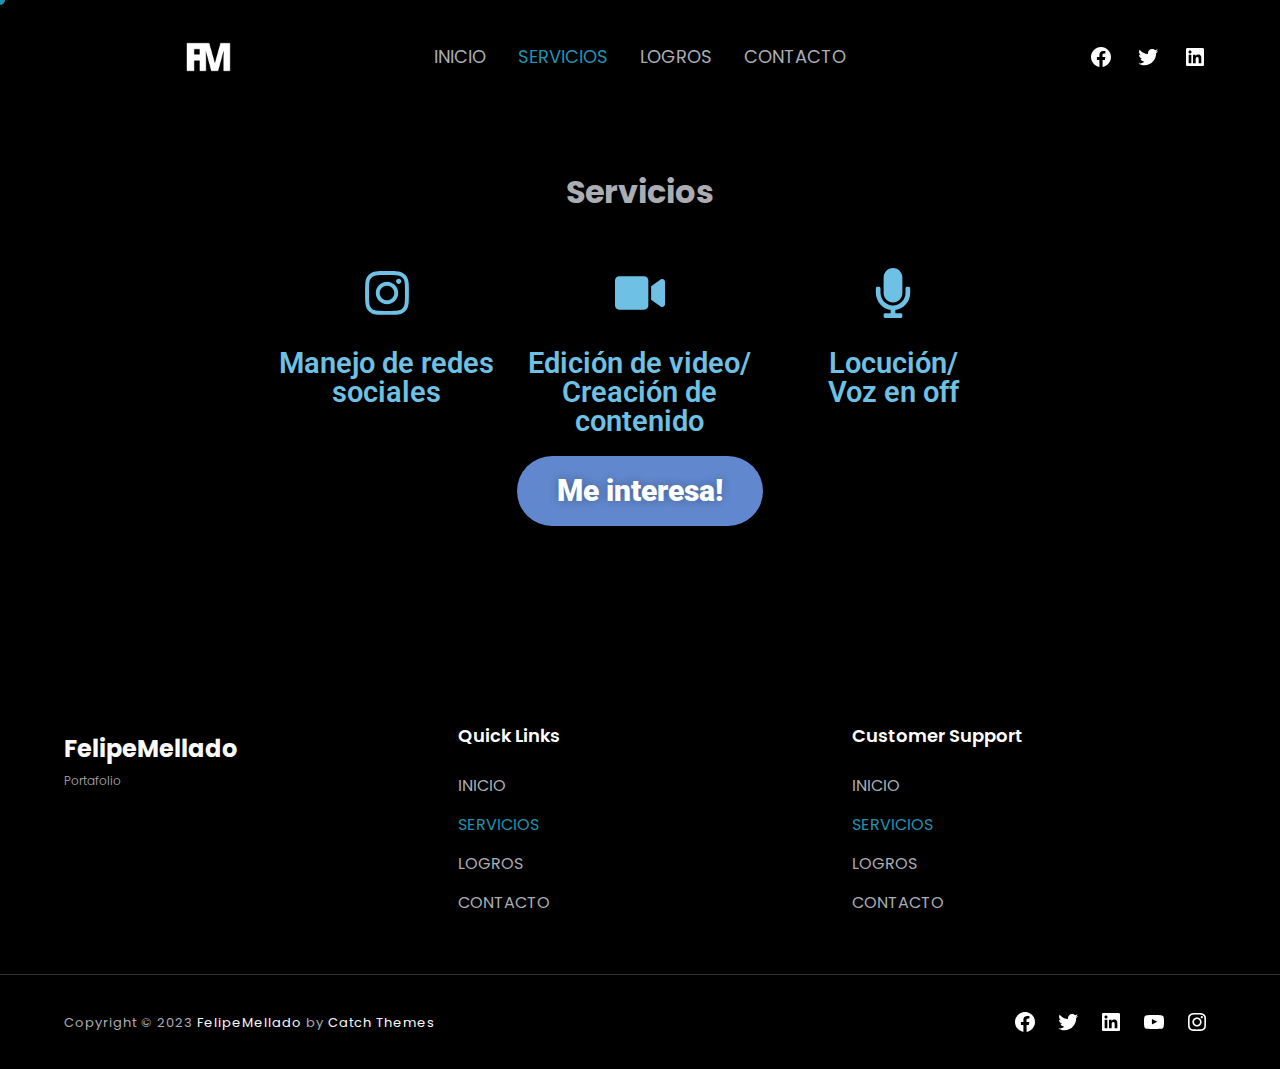
<file: servicios.html>
<!DOCTYPE html> <html lang="en-US"> <head> 	<meta charset="UTF-8" /> 	<meta name="viewport" content="width=device-width, initial-scale=1" /> <meta name='robots' content='max-image-preview:large' /> <title>Servicios &#8211; FelipeMellado</title> <link rel="alternate" type="application/rss+xml" title="FelipeMellado &raquo; Feed" href="./feed/" /> <link rel="alternate" type="application/rss+xml" title="FelipeMellado &raquo; Comments Feed" href="./comments/feed/" /> <script>
window._wpemojiSettings = {"baseUrl":"https:\/\/s.w.org\/images\/core\/emoji\/14.0.0\/72x72\/","ext":".png","svgUrl":"https:\/\/s.w.org\/images\/core\/emoji\/14.0.0\/svg\/","svgExt":".svg","source":{"concatemoji":".\/wp-includes\/js\/wp-emoji-release.min.js?ver=6.2.2"}};
/*! This file is auto-generated */
!function(e,a,t){var n,r,o,i=a.createElement("canvas"),p=i.getContext&&i.getContext("2d");function s(e,t){p.clearRect(0,0,i.width,i.height),p.fillText(e,0,0);e=i.toDataURL();return p.clearRect(0,0,i.width,i.height),p.fillText(t,0,0),e===i.toDataURL()}function c(e){var t=a.createElement("script");t.src=e,t.defer=t.type="text/javascript",a.getElementsByTagName("head")[0].appendChild(t)}for(o=Array("flag","emoji"),t.supports={everything:!0,everythingExceptFlag:!0},r=0;r<o.length;r++)t.supports[o[r]]=function(e){if(p&&p.fillText)switch(p.textBaseline="top",p.font="600 32px Arial",e){case"flag":return s("\ud83c\udff3\ufe0f\u200d\u26a7\ufe0f","\ud83c\udff3\ufe0f\u200b\u26a7\ufe0f")?!1:!s("\ud83c\uddfa\ud83c\uddf3","\ud83c\uddfa\u200b\ud83c\uddf3")&&!s("\ud83c\udff4\udb40\udc67\udb40\udc62\udb40\udc65\udb40\udc6e\udb40\udc67\udb40\udc7f","\ud83c\udff4\u200b\udb40\udc67\u200b\udb40\udc62\u200b\udb40\udc65\u200b\udb40\udc6e\u200b\udb40\udc67\u200b\udb40\udc7f");case"emoji":return!s("\ud83e\udef1\ud83c\udffb\u200d\ud83e\udef2\ud83c\udfff","\ud83e\udef1\ud83c\udffb\u200b\ud83e\udef2\ud83c\udfff")}return!1}(o[r]),t.supports.everything=t.supports.everything&&t.supports[o[r]],"flag"!==o[r]&&(t.supports.everythingExceptFlag=t.supports.everythingExceptFlag&&t.supports[o[r]]);t.supports.everythingExceptFlag=t.supports.everythingExceptFlag&&!t.supports.flag,t.DOMReady=!1,t.readyCallback=function(){t.DOMReady=!0},t.supports.everything||(n=function(){t.readyCallback()},a.addEventListener?(a.addEventListener("DOMContentLoaded",n,!1),e.addEventListener("load",n,!1)):(e.attachEvent("onload",n),a.attachEvent("onreadystatechange",function(){"complete"===a.readyState&&t.readyCallback()})),(e=t.source||{}).concatemoji?c(e.concatemoji):e.wpemoji&&e.twemoji&&(c(e.twemoji),c(e.wpemoji)))}(window,document,window._wpemojiSettings);
</script> <style> img.wp-smiley, img.emoji { 	display: inline !important; 	border: none !important; 	box-shadow: none !important; 	height: 1em !important; 	width: 1em !important; 	margin: 0 0.07em !important; 	vertical-align: -0.1em !important; 	background: none !important; 	padding: 0 !important; } </style> 	<style id='wp-block-site-logo-inline-css'> .wp-block-site-logo{box-sizing:border-box;line-height:0}.wp-block-site-logo a{display:inline-block}.wp-block-site-logo.is-default-size img{height:auto;width:120px}.wp-block-site-logo img{height:auto;max-width:100%}.wp-block-site-logo a,.wp-block-site-logo img{border-radius:inherit}.wp-block-site-logo.aligncenter{margin-left:auto;margin-right:auto;text-align:center}.wp-block-site-logo.is-style-rounded{border-radius:9999px} </style> <style id='wp-block-group-inline-css'> .wp-block-group{box-sizing:border-box} :where(.wp-block-group.has-background){padding:1.25em 2.375em} </style> <style id='wp-block-navigation-link-inline-css'> .wp-block-navigation .wp-block-navigation-item__label{overflow-wrap:break-word;word-break:normal}.wp-block-navigation .wp-block-navigation-item__description{display:none} </style> <link rel='stylesheet' id='wp-block-navigation-css' href='./css/navigation-style.min.css' media='all' /> <style id='wp-block-navigation-inline-css'> .wp-block-navigation{color: var(--wp--preset--color--body-text);font-size: var(--wp--preset--font-size--upper-heading);font-weight: var(--wp--custom--typography--font-weight--regular);line-height: var(--wp--custom--typography--line-height--heading-six);text-transform: capitalize;} .wp-block-navigation a:where(:not(.wp-element-button)){color: inherit;} </style> <link rel='stylesheet' id='wp-block-social-links-css' href='./css/social-links-style.min.css' media='all' /> <style id='wp-block-template-part-inline-css'> .wp-block-template-part.has-background{margin-bottom:0;margin-top:0;padding:1.25em 2.375em} </style> <style id='wp-block-post-title-inline-css'> .wp-block-post-title{box-sizing:border-box;word-break:break-word}.wp-block-post-title a{display:inline-block} .wp-block-post-title{font-size: var(--wp--custom--typography--font-size--heading-four);font-weight: var(--wp--custom--typography--font-weight--bold);line-height: var(--wp--custom--typography--line-height--heading-four);} </style> <style id='wp-block-post-featured-image-inline-css'> .wp-block-post-featured-image{margin-left:0;margin-right:0}.wp-block-post-featured-image a{display:block}.wp-block-post-featured-image img{box-sizing:border-box;height:auto;max-width:100%;vertical-align:bottom;width:100%}.wp-block-post-featured-image.alignfull img,.wp-block-post-featured-image.alignwide img{width:100%}.wp-block-post-featured-image .wp-block-post-featured-image__overlay.has-background-dim{background-color:#000;inset:0;position:absolute}.wp-block-post-featured-image{position:relative}.wp-block-post-featured-image .wp-block-post-featured-image__overlay.has-background-gradient{background-color:transparent}.wp-block-post-featured-image .wp-block-post-featured-image__overlay.has-background-dim-0{opacity:0}.wp-block-post-featured-image .wp-block-post-featured-image__overlay.has-background-dim-10{opacity:.1}.wp-block-post-featured-image .wp-block-post-featured-image__overlay.has-background-dim-20{opacity:.2}.wp-block-post-featured-image .wp-block-post-featured-image__overlay.has-background-dim-30{opacity:.3}.wp-block-post-featured-image .wp-block-post-featured-image__overlay.has-background-dim-40{opacity:.4}.wp-block-post-featured-image .wp-block-post-featured-image__overlay.has-background-dim-50{opacity:.5}.wp-block-post-featured-image .wp-block-post-featured-image__overlay.has-background-dim-60{opacity:.6}.wp-block-post-featured-image .wp-block-post-featured-image__overlay.has-background-dim-70{opacity:.7}.wp-block-post-featured-image .wp-block-post-featured-image__overlay.has-background-dim-80{opacity:.8}.wp-block-post-featured-image .wp-block-post-featured-image__overlay.has-background-dim-90{opacity:.9}.wp-block-post-featured-image .wp-block-post-featured-image__overlay.has-background-dim-100{opacity:1} </style> <link rel='stylesheet' id='elementor-frontend-css' href='./css/elementor-assets-css-frontend-lite.min.css' media='all' /> <link rel='stylesheet' id='elementor-post-23-css' href='./css/elementor-css-post-23.css' media='all' /> <style id='wp-block-spacer-inline-css'> .wp-block-spacer{clear:both} </style> <style id='wp-block-buttons-inline-css'> .wp-block-buttons.is-vertical{flex-direction:column}.wp-block-buttons.is-vertical>.wp-block-button:last-child{margin-bottom:0}.wp-block-buttons>.wp-block-button{display:inline-block;margin:0}.wp-block-buttons.is-content-justification-left{justify-content:flex-start}.wp-block-buttons.is-content-justification-left.is-vertical{align-items:flex-start}.wp-block-buttons.is-content-justification-center{justify-content:center}.wp-block-buttons.is-content-justification-center.is-vertical{align-items:center}.wp-block-buttons.is-content-justification-right{justify-content:flex-end}.wp-block-buttons.is-content-justification-right.is-vertical{align-items:flex-end}.wp-block-buttons.is-content-justification-space-between{justify-content:space-between}.wp-block-buttons.aligncenter{text-align:center}.wp-block-buttons:not(.is-content-justification-space-between,.is-content-justification-right,.is-content-justification-left,.is-content-justification-center) .wp-block-button.aligncenter{margin-left:auto;margin-right:auto;width:100%}.wp-block-buttons[style*=text-decoration] .wp-block-button,.wp-block-buttons[style*=text-decoration] .wp-block-button__link{text-decoration:inherit}.wp-block-buttons.has-custom-font-size .wp-block-button__link{font-size:inherit}.wp-block-button.aligncenter{text-align:center} </style> <style id='wp-block-button-inline-css'> .wp-block-button__link{box-sizing:border-box;cursor:pointer;display:inline-block;text-align:center;word-break:break-word}.wp-block-button__link.aligncenter{text-align:center}.wp-block-button__link.alignright{text-align:right}:where(.wp-block-button__link){border-radius:9999px;box-shadow:none;padding:calc(.667em + 2px) calc(1.333em + 2px);text-decoration:none}.wp-block-button[style*=text-decoration] .wp-block-button__link{text-decoration:inherit}.wp-block-buttons>.wp-block-button.has-custom-width{max-width:none}.wp-block-buttons>.wp-block-button.has-custom-width .wp-block-button__link{width:100%}.wp-block-buttons>.wp-block-button.has-custom-font-size .wp-block-button__link{font-size:inherit}.wp-block-buttons>.wp-block-button.wp-block-button__width-25{width:calc(25% - var(--wp--style--block-gap, .5em)*.75)}.wp-block-buttons>.wp-block-button.wp-block-button__width-50{width:calc(50% - var(--wp--style--block-gap, .5em)*.5)}.wp-block-buttons>.wp-block-button.wp-block-button__width-75{width:calc(75% - var(--wp--style--block-gap, .5em)*.25)}.wp-block-buttons>.wp-block-button.wp-block-button__width-100{flex-basis:100%;width:100%}.wp-block-buttons.is-vertical>.wp-block-button.wp-block-button__width-25{width:25%}.wp-block-buttons.is-vertical>.wp-block-button.wp-block-button__width-50{width:50%}.wp-block-buttons.is-vertical>.wp-block-button.wp-block-button__width-75{width:75%}.wp-block-button.is-style-squared,.wp-block-button__link.wp-block-button.is-style-squared{border-radius:0}.wp-block-button.no-border-radius,.wp-block-button__link.no-border-radius{border-radius:0!important}.wp-block-button .wp-block-button__link.is-style-outline,.wp-block-button.is-style-outline>.wp-block-button__link{border:2px solid;padding:.667em 1.333em}.wp-block-button .wp-block-button__link.is-style-outline:not(.has-text-color),.wp-block-button.is-style-outline>.wp-block-button__link:not(.has-text-color){color:currentColor}.wp-block-button .wp-block-button__link.is-style-outline:not(.has-background),.wp-block-button.is-style-outline>.wp-block-button__link:not(.has-background){background-color:transparent;background-image:none} .wp-block-button .wp-block-button__link{background: var(--wp--preset--gradient--horizontal-patrick-blue-to-blue-green);border-radius: 30px;color: var(--wp--preset--color--color-light);font-size: var(--wp--preset--font-size--upper-heading);font-weight: var(--wp--custom--typography--font-weight--bold);line-height: var(--wp--custom--typography--line-height--heading-six);margin-top: 0.8rem;padding-top: clamp(12px, 2.5vw, 16px);padding-right: clamp(21px, 2.5vw, 35px);padding-bottom: clamp(12px, 2.5vw, 16px);padding-left: clamp(21px, 2.5vw, 35px);text-transform: capitalize;} </style> <style id='wp-block-site-title-inline-css'> .wp-block-site-title a{color:inherit} .wp-block-site-title{font-size: var(--wp--preset--font-size--large);font-weight: var(--wp--custom--typography--font-weight--bold);line-height: var(--wp--custom--typography--line-height--normal);} </style> <style id='wp-block-site-tagline-inline-css'> .wp-block-site-tagline{color: var(--wp--preset--color--body-text);font-size: 12px;font-weight: 300;margin-top: 0;} </style> <style id='wp-block-heading-inline-css'> h1.has-background,h2.has-background,h3.has-background,h4.has-background,h5.has-background,h6.has-background{padding:1.25em 2.375em} .wp-block-heading{color: var(--wp--preset--color--foreground);font-weight: var(--wp--custom--typography--font-weight--bold);margin-top: 0px;margin-bottom: 0px;} </style> <style id='wp-block-columns-inline-css'> .wp-block-columns{align-items:normal!important;box-sizing:border-box;display:flex;flex-wrap:wrap!important;margin-bottom:1.75em}@media (min-width:782px){.wp-block-columns{flex-wrap:nowrap!important}}.wp-block-columns.are-vertically-aligned-top{align-items:flex-start}.wp-block-columns.are-vertically-aligned-center{align-items:center}.wp-block-columns.are-vertically-aligned-bottom{align-items:flex-end}@media (max-width:781px){.wp-block-columns:not(.is-not-stacked-on-mobile)>.wp-block-column{flex-basis:100%!important}}@media (min-width:782px){.wp-block-columns:not(.is-not-stacked-on-mobile)>.wp-block-column{flex-basis:0;flex-grow:1}.wp-block-columns:not(.is-not-stacked-on-mobile)>.wp-block-column[style*=flex-basis]{flex-grow:0}}.wp-block-columns.is-not-stacked-on-mobile{flex-wrap:nowrap!important}.wp-block-columns.is-not-stacked-on-mobile>.wp-block-column{flex-basis:0;flex-grow:1}.wp-block-columns.is-not-stacked-on-mobile>.wp-block-column[style*=flex-basis]{flex-grow:0}:where(.wp-block-columns.has-background){padding:1.25em 2.375em}.wp-block-column{flex-grow:1;min-width:0;overflow-wrap:break-word;word-break:break-word}.wp-block-column.is-vertically-aligned-top{align-self:flex-start}.wp-block-column.is-vertically-aligned-center{align-self:center}.wp-block-column.is-vertically-aligned-bottom{align-self:flex-end}.wp-block-column.is-vertically-aligned-bottom,.wp-block-column.is-vertically-aligned-center,.wp-block-column.is-vertically-aligned-top{width:100%} </style> <style id='wp-block-paragraph-inline-css'> .is-small-text{font-size:.875em}.is-regular-text{font-size:1em}.is-large-text{font-size:2.25em}.is-larger-text{font-size:3em}.has-drop-cap:not(:focus):first-letter{float:left;font-size:8.4em;font-style:normal;font-weight:100;line-height:.68;margin:.05em .1em 0 0;text-transform:uppercase}body.rtl .has-drop-cap:not(:focus):first-letter{float:none;margin-left:.1em}p.has-drop-cap.has-background{overflow:hidden}p.has-background{padding:1.25em 2.375em}:where(p.has-text-color:not(.has-link-color)) a{color:inherit} </style> <style id='wp-block-library-inline-css'> :root{--wp-admin-theme-color:#007cba;--wp-admin-theme-color--rgb:0,124,186;--wp-admin-theme-color-darker-10:#006ba1;--wp-admin-theme-color-darker-10--rgb:0,107,161;--wp-admin-theme-color-darker-20:#005a87;--wp-admin-theme-color-darker-20--rgb:0,90,135;--wp-admin-border-width-focus:2px;--wp-block-synced-color:#7a00df;--wp-block-synced-color--rgb:122,0,223}@media (-webkit-min-device-pixel-ratio:2),(min-resolution:192dpi){:root{--wp-admin-border-width-focus:1.5px}}.wp-element-button{cursor:pointer}:root{--wp--preset--font-size--normal:16px;--wp--preset--font-size--huge:42px}:root .has-very-light-gray-background-color{background-color:#eee}:root .has-very-dark-gray-background-color{background-color:#313131}:root .has-very-light-gray-color{color:#eee}:root .has-very-dark-gray-color{color:#313131}:root .has-vivid-green-cyan-to-vivid-cyan-blue-gradient-background{background:linear-gradient(135deg,#00d084,#0693e3)}:root .has-purple-crush-gradient-background{background:linear-gradient(135deg,#34e2e4,#4721fb 50%,#ab1dfe)}:root .has-hazy-dawn-gradient-background{background:linear-gradient(135deg,#faaca8,#dad0ec)}:root .has-subdued-olive-gradient-background{background:linear-gradient(135deg,#fafae1,#67a671)}:root .has-atomic-cream-gradient-background{background:linear-gradient(135deg,#fdd79a,#004a59)}:root .has-nightshade-gradient-background{background:linear-gradient(135deg,#330968,#31cdcf)}:root .has-midnight-gradient-background{background:linear-gradient(135deg,#020381,#2874fc)}.has-regular-font-size{font-size:1em}.has-larger-font-size{font-size:2.625em}.has-normal-font-size{font-size:var(--wp--preset--font-size--normal)}.has-huge-font-size{font-size:var(--wp--preset--font-size--huge)}.has-text-align-center{text-align:center}.has-text-align-left{text-align:left}.has-text-align-right{text-align:right}#end-resizable-editor-section{display:none}.aligncenter{clear:both}.items-justified-left{justify-content:flex-start}.items-justified-center{justify-content:center}.items-justified-right{justify-content:flex-end}.items-justified-space-between{justify-content:space-between}.screen-reader-text{clip:rect(1px,1px,1px,1px);word-wrap:normal!important;border:0;-webkit-clip-path:inset(50%);clip-path:inset(50%);height:1px;margin:-1px;overflow:hidden;padding:0;position:absolute;width:1px}.screen-reader-text:focus{clip:auto!important;background-color:#ddd;-webkit-clip-path:none;clip-path:none;color:#444;display:block;font-size:1em;height:auto;left:5px;line-height:normal;padding:15px 23px 14px;text-decoration:none;top:5px;width:auto;z-index:100000}html :where(.has-border-color){border-style:solid}html :where([style*=border-top-color]){border-top-style:solid}html :where([style*=border-right-color]){border-right-style:solid}html :where([style*=border-bottom-color]){border-bottom-style:solid}html :where([style*=border-left-color]){border-left-style:solid}html :where([style*=border-width]){border-style:solid}html :where([style*=border-top-width]){border-top-style:solid}html :where([style*=border-right-width]){border-right-style:solid}html :where([style*=border-bottom-width]){border-bottom-style:solid}html :where([style*=border-left-width]){border-left-style:solid}html :where(img[class*=wp-image-]){height:auto;max-width:100%}figure{margin:0 0 1em}html :where(.is-position-sticky){--wp-admin--admin-bar--position-offset:var(--wp-admin--admin-bar--height,0px)}@media screen and (max-width:600px){html :where(.is-position-sticky){--wp-admin--admin-bar--position-offset:0px}} </style> <style id='global-styles-inline-css'> body{--wp--preset--color--black: #000000;--wp--preset--color--cyan-bluish-gray: #abb8c3;--wp--preset--color--white: #ffffff;--wp--preset--color--pale-pink: #f78da7;--wp--preset--color--vivid-red: #cf2e2e;--wp--preset--color--luminous-vivid-orange: #ff6900;--wp--preset--color--luminous-vivid-amber: #fcb900;--wp--preset--color--light-green-cyan: #7bdcb5;--wp--preset--color--vivid-green-cyan: #00d084;--wp--preset--color--pale-cyan-blue: #8ed1fc;--wp--preset--color--vivid-cyan-blue: #0693e3;--wp--preset--color--vivid-purple: #9b51e0;--wp--preset--color--background: #0A0C11;--wp--preset--color--foreground: #ffffff;--wp--preset--color--primary: #2292b1;--wp--preset--color--secondary: #222222;--wp--preset--color--tertiary: #0a0a0a;--wp--preset--color--text-link: #fafafa;--wp--preset--color--body-text: #abadb3;--wp--preset--color--meta: #666666;--wp--preset--color--border-color: #323438;--wp--preset--color--color-light: #fbfbfb;--wp--preset--color--color-dark: #000000;--wp--preset--color--footer-text: #999999;--wp--preset--color--footer-border-dark: #313131;--wp--preset--color--gray: #cccccc;--wp--preset--color--patrick-blue: #1b3385;--wp--preset--color--blue-green: #25c5c9;--wp--preset--gradient--vivid-cyan-blue-to-vivid-purple: linear-gradient(135deg,rgba(6,147,227,1) 0%,rgb(155,81,224) 100%);--wp--preset--gradient--light-green-cyan-to-vivid-green-cyan: linear-gradient(135deg,rgb(122,220,180) 0%,rgb(0,208,130) 100%);--wp--preset--gradient--luminous-vivid-amber-to-luminous-vivid-orange: linear-gradient(135deg,rgba(252,185,0,1) 0%,rgba(255,105,0,1) 100%);--wp--preset--gradient--luminous-vivid-orange-to-vivid-red: linear-gradient(135deg,rgba(255,105,0,1) 0%,rgb(207,46,46) 100%);--wp--preset--gradient--very-light-gray-to-cyan-bluish-gray: linear-gradient(135deg,rgb(238,238,238) 0%,rgb(169,184,195) 100%);--wp--preset--gradient--cool-to-warm-spectrum: linear-gradient(135deg,rgb(74,234,220) 0%,rgb(151,120,209) 20%,rgb(207,42,186) 40%,rgb(238,44,130) 60%,rgb(251,105,98) 80%,rgb(254,248,76) 100%);--wp--preset--gradient--blush-light-purple: linear-gradient(135deg,rgb(255,206,236) 0%,rgb(152,150,240) 100%);--wp--preset--gradient--blush-bordeaux: linear-gradient(135deg,rgb(254,205,165) 0%,rgb(254,45,45) 50%,rgb(107,0,62) 100%);--wp--preset--gradient--luminous-dusk: linear-gradient(135deg,rgb(255,203,112) 0%,rgb(199,81,192) 50%,rgb(65,88,208) 100%);--wp--preset--gradient--pale-ocean: linear-gradient(135deg,rgb(255,245,203) 0%,rgb(182,227,212) 50%,rgb(51,167,181) 100%);--wp--preset--gradient--electric-grass: linear-gradient(135deg,rgb(202,248,128) 0%,rgb(113,206,126) 100%);--wp--preset--gradient--midnight: linear-gradient(135deg,rgb(2,3,129) 0%,rgb(40,116,252) 100%);--wp--preset--gradient--horizontal-patrick-blue-to-blue-green: linear-gradient(to right,var(--wp--preset--color--patrick-blue) 0%,var(--wp--preset--color--blue-green) 100%);--wp--preset--duotone--dark-grayscale: url('#wp-duotone-dark-grayscale');--wp--preset--duotone--grayscale: url('#wp-duotone-grayscale');--wp--preset--duotone--purple-yellow: url('#wp-duotone-purple-yellow');--wp--preset--duotone--blue-red: url('#wp-duotone-blue-red');--wp--preset--duotone--midnight: url('#wp-duotone-midnight');--wp--preset--duotone--magenta-yellow: url('#wp-duotone-magenta-yellow');--wp--preset--duotone--purple-green: url('#wp-duotone-purple-green');--wp--preset--duotone--blue-orange: url('#wp-duotone-blue-orange');--wp--preset--font-size--small: 15px;--wp--preset--font-size--medium: 16px;--wp--preset--font-size--large: clamp(24px,4.2vw,32px);--wp--preset--font-size--x-large: 42px;--wp--preset--font-size--tiny: 13px;--wp--preset--font-size--extra-small: 14px;--wp--preset--font-size--upper-heading: 18px;--wp--preset--font-size--normal: clamp(18px,1.6vw,20px);--wp--preset--font-size--content-heading: clamp(22px,3vw,24px);--wp--preset--font-size--extra-large: clamp(28px,6vw,36px);--wp--preset--font-size--product-heading: clamp(32px,4.8vw,42px);--wp--preset--font-size--huge: clamp(42px,5.2vw,80px);--wp--preset--font-size--colossal: clamp(46px,5.2vw,110px);--wp--preset--font-family--poppins: "Poppins", serif;--wp--preset--spacing--20: 0.44rem;--wp--preset--spacing--30: 0.67rem;--wp--preset--spacing--40: 1rem;--wp--preset--spacing--50: 1.5rem;--wp--preset--spacing--60: 2.25rem;--wp--preset--spacing--70: 3.38rem;--wp--preset--spacing--80: 5.06rem;--wp--preset--shadow--natural: 6px 6px 9px rgba(0, 0, 0, 0.2);--wp--preset--shadow--deep: 12px 12px 50px rgba(0, 0, 0, 0.4);--wp--preset--shadow--sharp: 6px 6px 0px rgba(0, 0, 0, 0.2);--wp--preset--shadow--outlined: 6px 6px 0px -3px rgba(255, 255, 255, 1), 6px 6px rgba(0, 0, 0, 1);--wp--preset--shadow--crisp: 6px 6px 0px rgba(0, 0, 0, 1);--wp--custom--spacing--tiny: clamp(21px, 2vw, 28px);--wp--custom--spacing--extra-small: clamp(28px, 3.5vw, 35px);--wp--custom--spacing--wp-comment-horizontal: clamp(30px, 3.7vw, 70px);--wp--custom--spacing--wp-comment-vertical: clamp(30px, 3.5vw, 49px);--wp--custom--spacing--wp-block-sidebar: clamp(7px,3.5vw,60px);--wp--custom--spacing--wp-block-sidebar-widget: clamp(35px, 3.5vw, 49px);--wp--custom--spacing--wp-block-page-numbers: clamp(49px, 3.3vw, 63px);--wp--custom--spacing--wp-footer-vertical: clamp(30px, 4vw, 70px);--wp--custom--spacing--normal: clamp(30px, 3.5vw, 40px);--wp--custom--spacing--small: max(1.75rem, 5vw);--wp--custom--spacing--medium: clamp(2rem, 8vw, calc(4 * var(--wp--style--block-gap)));--wp--custom--spacing--large: clamp(3.5rem, 10vw, 5.0625rem);--wp--custom--spacing--outer: var(--wp--custom--spacing--small, 1.25rem);--wp--custom--spacing--section-block-top: clamp(42px, 7.5vw, 140px);--wp--custom--spacing--section-block-bottom: clamp(12px, 5.5vw, 70px);--wp--custom--spacing--section-pricing-content: clamp(21px, 5.5vw, 42px);--wp--custom--spacing--main-block-gap: clamp(42px, 4.5vw, 70px);--wp--custom--spacing--testimonial-inner-gap: clamp(35px, 3.5vw, 42px);--wp--custom--spacing--group-heading-bottom-gap: clamp(35px, 3.5vw, 56px);--wp--custom--typography--font-size--heading-one: clamp(36px,3.5vw,58px);--wp--custom--typography--font-size--heading-two: clamp(32px,2.6vw,49px);--wp--custom--typography--font-size--heading-three: clamp(28px,1.9vw,36px);--wp--custom--typography--font-size--heading-four: clamp(24px,2vw,28px);--wp--custom--typography--font-size--heading-five: clamp(22px,1.3vw,24px);--wp--custom--typography--font-size--heading-six: 18px;--wp--custom--typography--font-size--huge-post-title: clamp(38px,4vw,70px);--wp--custom--typography--line-height--heading-one: 1.38;--wp--custom--typography--line-height--heading-two: 1.43;--wp--custom--typography--line-height--heading-three: 1.31;--wp--custom--typography--line-height--heading-four: 1.5;--wp--custom--typography--line-height--heading-five: 1.458333333333333;--wp--custom--typography--line-height--heading-six: 1.56;--wp--custom--typography--line-height--paragraph: 1.75;--wp--custom--typography--line-height--post-title: 1.38;--wp--custom--typography--line-height--extra-small: 21px;--wp--custom--typography--line-height--small: 28px;--wp--custom--typography--line-height--normal: normal;--wp--custom--typography--font-weight--light: 300;--wp--custom--typography--font-weight--regular: 400;--wp--custom--typography--font-weight--medium: 500;--wp--custom--typography--font-weight--bold: 700;--wp--custom--typography--font-weight--black: 900;}body { margin: 0;--wp--style--global--content-size: 760px;--wp--style--global--wide-size: 1400px; }.wp-site-blocks > .alignleft { float: left; margin-right: 2em; }.wp-site-blocks > .alignright { float: right; margin-left: 2em; }.wp-site-blocks > .aligncenter { justify-content: center; margin-left: auto; margin-right: auto; }.wp-site-blocks > * { margin-block-start: 0; margin-block-end: 0; }.wp-site-blocks > * + * { margin-block-start: 1.5rem; }body { --wp--style--block-gap: 1.5rem; }body .is-layout-flow > *{margin-block-start: 0;margin-block-end: 0;}body .is-layout-flow > * + *{margin-block-start: 1.5rem;margin-block-end: 0;}body .is-layout-constrained > *{margin-block-start: 0;margin-block-end: 0;}body .is-layout-constrained > * + *{margin-block-start: 1.5rem;margin-block-end: 0;}body .is-layout-flex{gap: 1.5rem;}body .is-layout-flow > .alignleft{float: left;margin-inline-start: 0;margin-inline-end: 2em;}body .is-layout-flow > .alignright{float: right;margin-inline-start: 2em;margin-inline-end: 0;}body .is-layout-flow > .aligncenter{margin-left: auto !important;margin-right: auto !important;}body .is-layout-constrained > .alignleft{float: left;margin-inline-start: 0;margin-inline-end: 2em;}body .is-layout-constrained > .alignright{float: right;margin-inline-start: 2em;margin-inline-end: 0;}body .is-layout-constrained > .aligncenter{margin-left: auto !important;margin-right: auto !important;}body .is-layout-constrained > :where(:not(.alignleft):not(.alignright):not(.alignfull)){max-width: var(--wp--style--global--content-size);margin-left: auto !important;margin-right: auto !important;}body .is-layout-constrained > .alignwide{max-width: var(--wp--style--global--wide-size);}body .is-layout-flex{display: flex;}body .is-layout-flex{flex-wrap: wrap;align-items: center;}body .is-layout-flex > *{margin: 0;}body{background-color: var(--wp--preset--color--background);color: var(--wp--preset--color--body-text);font-family: var(--wp--preset--font-family--poppins);font-size: var(--wp--preset--font-size--normal);font-weight: 400;line-height: var(--wp--custom--typography--line-height--paragraph);padding-top: 0px;padding-right: 0px;padding-bottom: 0px;padding-left: 0px;}a:where(:not(.wp-element-button)){color: var(--wp--preset--color--text-link);text-decoration: underline;}h1{font-size: var(--wp--custom--typography--font-size--heading-one);line-height: var(--wp--custom--typography--line-height--heading-one);}h2{font-size: var(--wp--custom--typography--font-size--heading-two);line-height: var(--wp--custom--typography--line-height--heading-two);}h3{font-size: var(--wp--custom--typography--font-size--heading-three);line-height: var(--wp--custom--typography--line-height--heading-three);}h4{font-size: var(--wp--custom--typography--font-size--heading-four);line-height: var(--wp--custom--typography--line-height--heading-four);}h5{font-size: var(--wp--custom--typography--font-size--heading-five);line-height: var(--wp--custom--typography--line-height--heading-five);}h6{font-size: var(--wp--custom--typography--font-size--heading-six);line-height: var(--wp--custom--typography--line-height--heading-six);}.wp-element-button, .wp-block-button__link{background-color: #32373c;border-width: 0;color: #fff;font-family: inherit;font-size: inherit;line-height: inherit;padding: calc(0.667em + 2px) calc(1.333em + 2px);text-decoration: none;}.has-black-color{color: var(--wp--preset--color--black) !important;}.has-cyan-bluish-gray-color{color: var(--wp--preset--color--cyan-bluish-gray) !important;}.has-white-color{color: var(--wp--preset--color--white) !important;}.has-pale-pink-color{color: var(--wp--preset--color--pale-pink) !important;}.has-vivid-red-color{color: var(--wp--preset--color--vivid-red) !important;}.has-luminous-vivid-orange-color{color: var(--wp--preset--color--luminous-vivid-orange) !important;}.has-luminous-vivid-amber-color{color: var(--wp--preset--color--luminous-vivid-amber) !important;}.has-light-green-cyan-color{color: var(--wp--preset--color--light-green-cyan) !important;}.has-vivid-green-cyan-color{color: var(--wp--preset--color--vivid-green-cyan) !important;}.has-pale-cyan-blue-color{color: var(--wp--preset--color--pale-cyan-blue) !important;}.has-vivid-cyan-blue-color{color: var(--wp--preset--color--vivid-cyan-blue) !important;}.has-vivid-purple-color{color: var(--wp--preset--color--vivid-purple) !important;}.has-background-color{color: var(--wp--preset--color--background) !important;}.has-foreground-color{color: var(--wp--preset--color--foreground) !important;}.has-primary-color{color: var(--wp--preset--color--primary) !important;}.has-secondary-color{color: var(--wp--preset--color--secondary) !important;}.has-tertiary-color{color: var(--wp--preset--color--tertiary) !important;}.has-text-link-color{color: var(--wp--preset--color--text-link) !important;}.has-body-text-color{color: var(--wp--preset--color--body-text) !important;}.has-meta-color{color: var(--wp--preset--color--meta) !important;}.has-border-color-color{color: var(--wp--preset--color--border-color) !important;}.has-color-light-color{color: var(--wp--preset--color--color-light) !important;}.has-color-dark-color{color: var(--wp--preset--color--color-dark) !important;}.has-footer-text-color{color: var(--wp--preset--color--footer-text) !important;}.has-footer-border-dark-color{color: var(--wp--preset--color--footer-border-dark) !important;}.has-gray-color{color: var(--wp--preset--color--gray) !important;}.has-patrick-blue-color{color: var(--wp--preset--color--patrick-blue) !important;}.has-blue-green-color{color: var(--wp--preset--color--blue-green) !important;}.has-black-background-color{background-color: var(--wp--preset--color--black) !important;}.has-cyan-bluish-gray-background-color{background-color: var(--wp--preset--color--cyan-bluish-gray) !important;}.has-white-background-color{background-color: var(--wp--preset--color--white) !important;}.has-pale-pink-background-color{background-color: var(--wp--preset--color--pale-pink) !important;}.has-vivid-red-background-color{background-color: var(--wp--preset--color--vivid-red) !important;}.has-luminous-vivid-orange-background-color{background-color: var(--wp--preset--color--luminous-vivid-orange) !important;}.has-luminous-vivid-amber-background-color{background-color: var(--wp--preset--color--luminous-vivid-amber) !important;}.has-light-green-cyan-background-color{background-color: var(--wp--preset--color--light-green-cyan) !important;}.has-vivid-green-cyan-background-color{background-color: var(--wp--preset--color--vivid-green-cyan) !important;}.has-pale-cyan-blue-background-color{background-color: var(--wp--preset--color--pale-cyan-blue) !important;}.has-vivid-cyan-blue-background-color{background-color: var(--wp--preset--color--vivid-cyan-blue) !important;}.has-vivid-purple-background-color{background-color: var(--wp--preset--color--vivid-purple) !important;}.has-background-background-color{background-color: var(--wp--preset--color--background) !important;}.has-foreground-background-color{background-color: var(--wp--preset--color--foreground) !important;}.has-primary-background-color{background-color: var(--wp--preset--color--primary) !important;}.has-secondary-background-color{background-color: var(--wp--preset--color--secondary) !important;}.has-tertiary-background-color{background-color: var(--wp--preset--color--tertiary) !important;}.has-text-link-background-color{background-color: var(--wp--preset--color--text-link) !important;}.has-body-text-background-color{background-color: var(--wp--preset--color--body-text) !important;}.has-meta-background-color{background-color: var(--wp--preset--color--meta) !important;}.has-border-color-background-color{background-color: var(--wp--preset--color--border-color) !important;}.has-color-light-background-color{background-color: var(--wp--preset--color--color-light) !important;}.has-color-dark-background-color{background-color: var(--wp--preset--color--color-dark) !important;}.has-footer-text-background-color{background-color: var(--wp--preset--color--footer-text) !important;}.has-footer-border-dark-background-color{background-color: var(--wp--preset--color--footer-border-dark) !important;}.has-gray-background-color{background-color: var(--wp--preset--color--gray) !important;}.has-patrick-blue-background-color{background-color: var(--wp--preset--color--patrick-blue) !important;}.has-blue-green-background-color{background-color: var(--wp--preset--color--blue-green) !important;}.has-black-border-color{border-color: var(--wp--preset--color--black) !important;}.has-cyan-bluish-gray-border-color{border-color: var(--wp--preset--color--cyan-bluish-gray) !important;}.has-white-border-color{border-color: var(--wp--preset--color--white) !important;}.has-pale-pink-border-color{border-color: var(--wp--preset--color--pale-pink) !important;}.has-vivid-red-border-color{border-color: var(--wp--preset--color--vivid-red) !important;}.has-luminous-vivid-orange-border-color{border-color: var(--wp--preset--color--luminous-vivid-orange) !important;}.has-luminous-vivid-amber-border-color{border-color: var(--wp--preset--color--luminous-vivid-amber) !important;}.has-light-green-cyan-border-color{border-color: var(--wp--preset--color--light-green-cyan) !important;}.has-vivid-green-cyan-border-color{border-color: var(--wp--preset--color--vivid-green-cyan) !important;}.has-pale-cyan-blue-border-color{border-color: var(--wp--preset--color--pale-cyan-blue) !important;}.has-vivid-cyan-blue-border-color{border-color: var(--wp--preset--color--vivid-cyan-blue) !important;}.has-vivid-purple-border-color{border-color: var(--wp--preset--color--vivid-purple) !important;}.has-background-border-color{border-color: var(--wp--preset--color--background) !important;}.has-foreground-border-color{border-color: var(--wp--preset--color--foreground) !important;}.has-primary-border-color{border-color: var(--wp--preset--color--primary) !important;}.has-secondary-border-color{border-color: var(--wp--preset--color--secondary) !important;}.has-tertiary-border-color{border-color: var(--wp--preset--color--tertiary) !important;}.has-text-link-border-color{border-color: var(--wp--preset--color--text-link) !important;}.has-body-text-border-color{border-color: var(--wp--preset--color--body-text) !important;}.has-meta-border-color{border-color: var(--wp--preset--color--meta) !important;}.has-border-color-border-color{border-color: var(--wp--preset--color--border-color) !important;}.has-color-light-border-color{border-color: var(--wp--preset--color--color-light) !important;}.has-color-dark-border-color{border-color: var(--wp--preset--color--color-dark) !important;}.has-footer-text-border-color{border-color: var(--wp--preset--color--footer-text) !important;}.has-footer-border-dark-border-color{border-color: var(--wp--preset--color--footer-border-dark) !important;}.has-gray-border-color{border-color: var(--wp--preset--color--gray) !important;}.has-patrick-blue-border-color{border-color: var(--wp--preset--color--patrick-blue) !important;}.has-blue-green-border-color{border-color: var(--wp--preset--color--blue-green) !important;}.has-vivid-cyan-blue-to-vivid-purple-gradient-background{background: var(--wp--preset--gradient--vivid-cyan-blue-to-vivid-purple) !important;}.has-light-green-cyan-to-vivid-green-cyan-gradient-background{background: var(--wp--preset--gradient--light-green-cyan-to-vivid-green-cyan) !important;}.has-luminous-vivid-amber-to-luminous-vivid-orange-gradient-background{background: var(--wp--preset--gradient--luminous-vivid-amber-to-luminous-vivid-orange) !important;}.has-luminous-vivid-orange-to-vivid-red-gradient-background{background: var(--wp--preset--gradient--luminous-vivid-orange-to-vivid-red) !important;}.has-very-light-gray-to-cyan-bluish-gray-gradient-background{background: var(--wp--preset--gradient--very-light-gray-to-cyan-bluish-gray) !important;}.has-cool-to-warm-spectrum-gradient-background{background: var(--wp--preset--gradient--cool-to-warm-spectrum) !important;}.has-blush-light-purple-gradient-background{background: var(--wp--preset--gradient--blush-light-purple) !important;}.has-blush-bordeaux-gradient-background{background: var(--wp--preset--gradient--blush-bordeaux) !important;}.has-luminous-dusk-gradient-background{background: var(--wp--preset--gradient--luminous-dusk) !important;}.has-pale-ocean-gradient-background{background: var(--wp--preset--gradient--pale-ocean) !important;}.has-electric-grass-gradient-background{background: var(--wp--preset--gradient--electric-grass) !important;}.has-midnight-gradient-background{background: var(--wp--preset--gradient--midnight) !important;}.has-horizontal-patrick-blue-to-blue-green-gradient-background{background: var(--wp--preset--gradient--horizontal-patrick-blue-to-blue-green) !important;}.has-small-font-size{font-size: var(--wp--preset--font-size--small) !important;}.has-medium-font-size{font-size: var(--wp--preset--font-size--medium) !important;}.has-large-font-size{font-size: var(--wp--preset--font-size--large) !important;}.has-x-large-font-size{font-size: var(--wp--preset--font-size--x-large) !important;}.has-tiny-font-size{font-size: var(--wp--preset--font-size--tiny) !important;}.has-extra-small-font-size{font-size: var(--wp--preset--font-size--extra-small) !important;}.has-upper-heading-font-size{font-size: var(--wp--preset--font-size--upper-heading) !important;}.has-normal-font-size{font-size: var(--wp--preset--font-size--normal) !important;}.has-content-heading-font-size{font-size: var(--wp--preset--font-size--content-heading) !important;}.has-extra-large-font-size{font-size: var(--wp--preset--font-size--extra-large) !important;}.has-product-heading-font-size{font-size: var(--wp--preset--font-size--product-heading) !important;}.has-huge-font-size{font-size: var(--wp--preset--font-size--huge) !important;}.has-colossal-font-size{font-size: var(--wp--preset--font-size--colossal) !important;}.has-poppins-font-family{font-family: var(--wp--preset--font-family--poppins) !important;} </style> <style id='core-block-supports-inline-css'> .wp-container-1.wp-container-1{gap:20px;justify-content:center;}.wp-container-5.wp-container-5{justify-content:flex-end;}.wp-container-15.wp-container-15 > *{margin-block-start:0;margin-block-end:0;}.wp-container-15.wp-container-15.wp-container-15.wp-container-15 > * + *{margin-block-start:0px;margin-block-end:0;}.wp-container-25.wp-container-25{flex-wrap:nowrap;}.wp-container-3.wp-container-3,.wp-container-29.wp-container-29{justify-content:center;}.wp-container-6.wp-container-6,.wp-container-30.wp-container-30{justify-content:space-between;} </style> <style id='wp-webfonts-inline-css'> @font-face{font-family:Poppins;font-style:normal;font-weight:300;font-display:fallback;src:url('./fonts/Poppins-Light.woff2') format('woff2');font-stretch:normal;}@font-face{font-family:Poppins;font-style:normal;font-weight:400;font-display:fallback;src:url('./fonts/Poppins-Regular.woff2') format('woff2');font-stretch:normal;}@font-face{font-family:Poppins;font-style:italic;font-weight:400;font-display:fallback;src:url('./fonts/Poppins-Italic.woff2') format('woff2');font-stretch:normal;}@font-face{font-family:Poppins;font-style:normal;font-weight:500;font-display:fallback;src:url('./fonts/Poppins-Medium.woff2') format('woff2');font-stretch:normal;}@font-face{font-family:Poppins;font-style:normal;font-weight:600;font-display:fallback;src:url('./fonts/Poppins-SemiBold.woff2') format('woff2');font-stretch:normal;}@font-face{font-family:Poppins;font-style:normal;font-weight:700;font-display:fallback;src:url('./fonts/Poppins-Bold.woff2') format('woff2');font-stretch:normal;}@font-face{font-family:Poppins;font-style:normal;font-weight:800;font-display:fallback;src:url('./fonts/Poppins-ExtraBold.woff2') format('woff2');font-stretch:normal;}@font-face{font-family:Poppins;font-style:normal;font-weight:900;font-display:fallback;src:url('./fonts/Poppins-Black.woff2') format('woff2');font-stretch:normal;} </style> <link rel='stylesheet' id='bizboost-style-css' href='./css/bizboost-style.css' media='all' /> <link rel='stylesheet' id='elementor-lazyload-css' href='./css/elementor-assets-css-modules-lazyload-frontend.min.css' media='all' /> <link rel='stylesheet' id='swiper-css' href='./css/elementor-assets-lib-swiper-v8-css-swiper.min.css' media='all' /> <link rel='stylesheet' id='elementor-post-5-css' href='./css/elementor-css-post-5.css' media='all' /> <link rel='stylesheet' id='elementor-global-css' href='./css/elementor-css-global.css' media='all' /> <link rel='stylesheet' id='google-fonts-1-css' href='https://fonts.googleapis.com/css?family=Roboto%3A100%2C100italic%2C200%2C200italic%2C300%2C300italic%2C400%2C400italic%2C500%2C500italic%2C600%2C600italic%2C700%2C700italic%2C800%2C800italic%2C900%2C900italic%7CRoboto+Slab%3A100%2C100italic%2C200%2C200italic%2C300%2C300italic%2C400%2C400italic%2C500%2C500italic%2C600%2C600italic%2C700%2C700italic%2C800%2C800italic%2C900%2C900italic&#038;display=swap&#038;ver=6.2.2' media='all' /> <link rel="preconnect" href="https://fonts.gstatic.com/" crossorigin>        <script>
            /* <![CDATA[ */
            var rcewpp = {
                "ajax_url":"./wp-admin/admin-ajax.php",
                "nonce": "d7da097e9a",
                "home_url": "./",
                "settings_icon": './wp-content/plugins/export-wp-page-to-static-html/admin/images/settings.png',
                "settings_hover_icon": './wp-content/plugins/export-wp-page-to-static-html/admin/images/settings_hover.png'
            };
            /* ]]\> */
        </script>         <script src='./js/navigation-view.min.js' id='wp-block-navigation-view-js'></script> <script src='./js/navigation-view-modal.min.js' id='wp-block-navigation-view-2-js'></script> <link rel="https://api.w.org/" href="./wp-json/" /><link rel="alternate" type="application/json" href="./wp-json/wp/v2/pages/23" /><link rel="EditURI" type="application/rsd+xml" title="RSD" href="./xmlrpc.php?rsd" /> <link rel="wlwmanifest" type="application/wlwmanifest+xml" href="./wp-includes/wlwmanifest.xml" /> <meta name="generator" content="WordPress 6.2.2" /> <link rel="canonical" href="./servicios/" /> <link rel='shortlink' href='./?p=23' /> <link rel="alternate" type="application/json+oembed" href="./wp-json/oembed/1.0/embed?url=http%3A%2F%2Ffelipemellado.local%2Fservicios%2F" /> <link rel="alternate" type="text/xml+oembed" href="./wp-json/oembed/1.0/embed?url=http%3A%2F%2Ffelipemellado.local%2Fservicios%2F&#038;format=xml" /> <meta name="generator" content="Elementor 3.14.1; features: e_dom_optimization, e_optimized_assets_loading, e_optimized_css_loading, e_font_icon_svg, a11y_improvements, additional_custom_breakpoints; settings: css_print_method-external, google_font-enabled, font_display-swap">  <link rel="icon" href="./images/Proyecto-nuevo1-150x150.png" sizes="32x32" /> <link rel="icon" href="./images/Proyecto-nuevo1-300x300.png" sizes="192x192" /> <link rel="apple-touch-icon" href="./images/Proyecto-nuevo1-300x300.png" /> <meta name="msapplication-TileImage" content="./wp-content/uploads/2023/07/Proyecto-nuevo1-300x300.png" /> </head>  <body class="page-template-default page page-id-23 wp-custom-logo wp-embed-responsive e-lazyload elementor-default elementor-kit-5 elementor-page elementor-page-23"> <svg xmlns="http://www.w3.org/2000/svg" viewbox="0 0 0 0" width="0" height="0" focusable="false" role="none" style="visibility: hidden; position: absolute; left: -9999px; overflow: hidden;" ><defs><filter id="wp-duotone-dark-grayscale"><fecolormatrix color-interpolation-filters="sRGB" type="matrix" values=" .299 .587 .114 0 0 .299 .587 .114 0 0 .299 .587 .114 0 0 .299 .587 .114 0 0 " /><fecomponenttransfer color-interpolation-filters="sRGB" ><fefuncr type="table" tablevalues="0 0.49803921568627" /><fefuncg type="table" tablevalues="0 0.49803921568627" /><fefuncb type="table" tablevalues="0 0.49803921568627" /><fefunca type="table" tablevalues="1 1" /></fecomponenttransfer><fecomposite in2="SourceGraphic" operator="in" /></filter></defs></svg><svg xmlns="http://www.w3.org/2000/svg" viewbox="0 0 0 0" width="0" height="0" focusable="false" role="none" style="visibility: hidden; position: absolute; left: -9999px; overflow: hidden;" ><defs><filter id="wp-duotone-grayscale"><fecolormatrix color-interpolation-filters="sRGB" type="matrix" values=" .299 .587 .114 0 0 .299 .587 .114 0 0 .299 .587 .114 0 0 .299 .587 .114 0 0 " /><fecomponenttransfer color-interpolation-filters="sRGB" ><fefuncr type="table" tablevalues="0 1" /><fefuncg type="table" tablevalues="0 1" /><fefuncb type="table" tablevalues="0 1" /><fefunca type="table" tablevalues="1 1" /></fecomponenttransfer><fecomposite in2="SourceGraphic" operator="in" /></filter></defs></svg><svg xmlns="http://www.w3.org/2000/svg" viewbox="0 0 0 0" width="0" height="0" focusable="false" role="none" style="visibility: hidden; position: absolute; left: -9999px; overflow: hidden;" ><defs><filter id="wp-duotone-purple-yellow"><fecolormatrix color-interpolation-filters="sRGB" type="matrix" values=" .299 .587 .114 0 0 .299 .587 .114 0 0 .299 .587 .114 0 0 .299 .587 .114 0 0 " /><fecomponenttransfer color-interpolation-filters="sRGB" ><fefuncr type="table" tablevalues="0.54901960784314 0.98823529411765" /><fefuncg type="table" tablevalues="0 1" /><fefuncb type="table" tablevalues="0.71764705882353 0.25490196078431" /><fefunca type="table" tablevalues="1 1" /></fecomponenttransfer><fecomposite in2="SourceGraphic" operator="in" /></filter></defs></svg><svg xmlns="http://www.w3.org/2000/svg" viewbox="0 0 0 0" width="0" height="0" focusable="false" role="none" style="visibility: hidden; position: absolute; left: -9999px; overflow: hidden;" ><defs><filter id="wp-duotone-blue-red"><fecolormatrix color-interpolation-filters="sRGB" type="matrix" values=" .299 .587 .114 0 0 .299 .587 .114 0 0 .299 .587 .114 0 0 .299 .587 .114 0 0 " /><fecomponenttransfer color-interpolation-filters="sRGB" ><fefuncr type="table" tablevalues="0 1" /><fefuncg type="table" tablevalues="0 0.27843137254902" /><fefuncb type="table" tablevalues="0.5921568627451 0.27843137254902" /><fefunca type="table" tablevalues="1 1" /></fecomponenttransfer><fecomposite in2="SourceGraphic" operator="in" /></filter></defs></svg><svg xmlns="http://www.w3.org/2000/svg" viewbox="0 0 0 0" width="0" height="0" focusable="false" role="none" style="visibility: hidden; position: absolute; left: -9999px; overflow: hidden;" ><defs><filter id="wp-duotone-midnight"><fecolormatrix color-interpolation-filters="sRGB" type="matrix" values=" .299 .587 .114 0 0 .299 .587 .114 0 0 .299 .587 .114 0 0 .299 .587 .114 0 0 " /><fecomponenttransfer color-interpolation-filters="sRGB" ><fefuncr type="table" tablevalues="0 0" /><fefuncg type="table" tablevalues="0 0.64705882352941" /><fefuncb type="table" tablevalues="0 1" /><fefunca type="table" tablevalues="1 1" /></fecomponenttransfer><fecomposite in2="SourceGraphic" operator="in" /></filter></defs></svg><svg xmlns="http://www.w3.org/2000/svg" viewbox="0 0 0 0" width="0" height="0" focusable="false" role="none" style="visibility: hidden; position: absolute; left: -9999px; overflow: hidden;" ><defs><filter id="wp-duotone-magenta-yellow"><fecolormatrix color-interpolation-filters="sRGB" type="matrix" values=" .299 .587 .114 0 0 .299 .587 .114 0 0 .299 .587 .114 0 0 .299 .587 .114 0 0 " /><fecomponenttransfer color-interpolation-filters="sRGB" ><fefuncr type="table" tablevalues="0.78039215686275 1" /><fefuncg type="table" tablevalues="0 0.94901960784314" /><fefuncb type="table" tablevalues="0.35294117647059 0.47058823529412" /><fefunca type="table" tablevalues="1 1" /></fecomponenttransfer><fecomposite in2="SourceGraphic" operator="in" /></filter></defs></svg><svg xmlns="http://www.w3.org/2000/svg" viewbox="0 0 0 0" width="0" height="0" focusable="false" role="none" style="visibility: hidden; position: absolute; left: -9999px; overflow: hidden;" ><defs><filter id="wp-duotone-purple-green"><fecolormatrix color-interpolation-filters="sRGB" type="matrix" values=" .299 .587 .114 0 0 .299 .587 .114 0 0 .299 .587 .114 0 0 .299 .587 .114 0 0 " /><fecomponenttransfer color-interpolation-filters="sRGB" ><fefuncr type="table" tablevalues="0.65098039215686 0.40392156862745" /><fefuncg type="table" tablevalues="0 1" /><fefuncb type="table" tablevalues="0.44705882352941 0.4" /><fefunca type="table" tablevalues="1 1" /></fecomponenttransfer><fecomposite in2="SourceGraphic" operator="in" /></filter></defs></svg><svg xmlns="http://www.w3.org/2000/svg" viewbox="0 0 0 0" width="0" height="0" focusable="false" role="none" style="visibility: hidden; position: absolute; left: -9999px; overflow: hidden;" ><defs><filter id="wp-duotone-blue-orange"><fecolormatrix color-interpolation-filters="sRGB" type="matrix" values=" .299 .587 .114 0 0 .299 .587 .114 0 0 .299 .587 .114 0 0 .299 .587 .114 0 0 " /><fecomponenttransfer color-interpolation-filters="sRGB" ><fefuncr type="table" tablevalues="0.098039215686275 1" /><fefuncg type="table" tablevalues="0 0.66274509803922" /><fefuncb type="table" tablevalues="0.84705882352941 0.41960784313725" /><fefunca type="table" tablevalues="1 1" /></fecomponenttransfer><fecomposite in2="SourceGraphic" operator="in" /></filter></defs></svg> <div class="wp-site-blocks"><header class="wp-block-template-part"> <div class="wp-block-group alignfull social-and-toggle-search header-has-nav-centered is-layout-constrained"> <div class="wp-block-group alignwide wp-block-main-header is-layout-constrained"> <div class="wp-block-group alignfull wp-block-main-header-container is-content-justification-space-between is-layout-flex wp-container-6" style="padding-top:var(--wp--custom--spacing--tiny);padding-bottom:var(--wp--custom--spacing--tiny)"> <div class="wp-block-group site-identity is-content-justification-center is-layout-flex wp-container-1"><div class="wp-block-site-logo"><a href="./index.html" class="custom-logo-link" rel="home"><img width="50" height="50" src="./images/2023-07-Proyecto-nuevo1.png" class="custom-logo" alt="FelipeMellado" decoding="async" srcset="./images/2023-07-Proyecto-nuevo1.png 512w, ./images/2023-07-Proyecto-nuevo1-300x300.png 300w, ./images/2023-07-Proyecto-nuevo1-150x150.png 150w" sizes="(max-width: 50px) 100vw, 50px" /></a></div></div>   <nav class="has-text-color has-vivid-red-color is-responsive items-justified-center wp-block-navigation is-content-justification-center is-layout-flex wp-container-3" aria-label="Header navigation"><button aria-haspopup="true" aria-label="Open menu" class="wp-block-navigation__responsive-container-open" data-micromodal-trigger="modal-2"><svg width="24" height="24" xmlns="http://www.w3.org/2000/svg" viewbox="0 0 24 24"><path d="M5 5v1.5h14V5H5zm0 7.8h14v-1.5H5v1.5zM5 19h14v-1.5H5V19z" /></svg></button> 			<div class="wp-block-navigation__responsive-container" style="" id="modal-2"> 				<div class="wp-block-navigation__responsive-close" tabindex="-1" data-micromodal-close> 					<div class="wp-block-navigation__responsive-dialog" aria-label="Menu"> 							<button aria-label="Close menu" data-micromodal-close class="wp-block-navigation__responsive-container-close"><svg xmlns="http://www.w3.org/2000/svg" viewbox="0 0 24 24" width="24" height="24" aria-hidden="true" focusable="false"><path d="M13 11.8l6.1-6.3-1-1-6.1 6.2-6.1-6.2-1 1 6.1 6.3-6.5 6.7 1 1 6.5-6.6 6.5 6.6 1-1z"></path></svg></button> 						<div class="wp-block-navigation__responsive-container-content" id="modal-2-content"> 							<ul class="wp-block-navigation__container"><li class="wp-block-navigation-item wp-block-navigation-link"><a class="wp-block-navigation-item__content"  href="./index.html"><span class="wp-block-navigation-item__label">INICIO</span></a></li><li class="wp-block-navigation-item current-menu-item wp-block-navigation-link"><a class="wp-block-navigation-item__content"  href="./servicios.html" aria-current="page"><span class="wp-block-navigation-item__label">SERVICIOS</span></a></li><li class="wp-block-navigation-item wp-block-navigation-link"><a class="wp-block-navigation-item__content"  href="./logros/"><span class="wp-block-navigation-item__label">LOGROS</span></a></li><li class="wp-block-navigation-item wp-block-navigation-link"><a class="wp-block-navigation-item__content"  href="./contacto.html"><span class="wp-block-navigation-item__label">CONTACTO</span></a></li></ul> 						</div> 					</div> 				</div> 			</div></nav>   <div class="wp-block-group wp-block-social-search-container is-content-justification-right is-layout-flex wp-container-5"> <ul class="wp-block-social-links is-style-logos-only is-layout-flex"><li class="wp-social-link wp-social-link-facebook wp-block-social-link"><a href="https://#" class="wp-block-social-link-anchor"><svg width="24" height="24" viewbox="0 0 24 24" version="1.1" xmlns="http://www.w3.org/2000/svg" aria-hidden="true" focusable="false"><path d="M12 2C6.5 2 2 6.5 2 12c0 5 3.7 9.1 8.4 9.9v-7H7.9V12h2.5V9.8c0-2.5 1.5-3.9 3.8-3.9 1.1 0 2.2.2 2.2.2v2.5h-1.3c-1.2 0-1.6.8-1.6 1.6V12h2.8l-.4 2.9h-2.3v7C18.3 21.1 22 17 22 12c0-5.5-4.5-10-10-10z"></path></svg><span class="wp-block-social-link-label screen-reader-text">Facebook</span></a></li>  <li class="wp-social-link wp-social-link-twitter wp-block-social-link"><a href="https://#" class="wp-block-social-link-anchor"><svg width="24" height="24" viewbox="0 0 24 24" version="1.1" xmlns="http://www.w3.org/2000/svg" aria-hidden="true" focusable="false"><path d="M22.23,5.924c-0.736,0.326-1.527,0.547-2.357,0.646c0.847-0.508,1.498-1.312,1.804-2.27 c-0.793,0.47-1.671,0.812-2.606,0.996C18.324,4.498,17.257,4,16.077,4c-2.266,0-4.103,1.837-4.103,4.103 c0,0.322,0.036,0.635,0.106,0.935C8.67,8.867,5.647,7.234,3.623,4.751C3.27,5.357,3.067,6.062,3.067,6.814 c0,1.424,0.724,2.679,1.825,3.415c-0.673-0.021-1.305-0.206-1.859-0.513c0,0.017,0,0.034,0,0.052c0,1.988,1.414,3.647,3.292,4.023 c-0.344,0.094-0.707,0.144-1.081,0.144c-0.264,0-0.521-0.026-0.772-0.074c0.522,1.63,2.038,2.816,3.833,2.85 c-1.404,1.1-3.174,1.756-5.096,1.756c-0.331,0-0.658-0.019-0.979-0.057c1.816,1.164,3.973,1.843,6.29,1.843 c7.547,0,11.675-6.252,11.675-11.675c0-0.178-0.004-0.355-0.012-0.531C20.985,7.47,21.68,6.747,22.23,5.924z"></path></svg><span class="wp-block-social-link-label screen-reader-text">Twitter</span></a></li>  <li class="wp-social-link wp-social-link-linkedin wp-block-social-link"><a href="https://#" class="wp-block-social-link-anchor"><svg width="24" height="24" viewbox="0 0 24 24" version="1.1" xmlns="http://www.w3.org/2000/svg" aria-hidden="true" focusable="false"><path d="M19.7,3H4.3C3.582,3,3,3.582,3,4.3v15.4C3,20.418,3.582,21,4.3,21h15.4c0.718,0,1.3-0.582,1.3-1.3V4.3 C21,3.582,20.418,3,19.7,3z M8.339,18.338H5.667v-8.59h2.672V18.338z M7.004,8.574c-0.857,0-1.549-0.694-1.549-1.548 c0-0.855,0.691-1.548,1.549-1.548c0.854,0,1.547,0.694,1.547,1.548C8.551,7.881,7.858,8.574,7.004,8.574z M18.339,18.338h-2.669 v-4.177c0-0.996-0.017-2.278-1.387-2.278c-1.389,0-1.601,1.086-1.601,2.206v4.249h-2.667v-8.59h2.559v1.174h0.037 c0.356-0.675,1.227-1.387,2.526-1.387c2.703,0,3.203,1.779,3.203,4.092V18.338z"></path></svg><span class="wp-block-social-link-label screen-reader-text">LinkedIn</span></a></li></ul> </div> </div> </div> </div> </header>   <main class="wp-block-group is-layout-flow">          <div class="wp-block-group wp-block-inner-page-title is-layout-constrained">                  <div class="wp-block-group is-layout-flow">             <h2 class="has-text-align-center wp-block-post-title">Servicios</h2>         </div>              </div>               <div class="wp-block-group is-layout-constrained">              </div>           <div class="entry-content wp-block-post-content is-layout-constrained">		<div data-elementor-type="wp-page" data-elementor-id="23" class="elementor elementor-23"> 							<div class="elementor-element elementor-element-67b2bc2 e-grid e-con-boxed e-con" data-id="67b2bc2" data-element_type="container" data-settings="{&quot;grid_columns_grid&quot;:{&quot;unit&quot;:&quot;fr&quot;,&quot;size&quot;:&quot;3&quot;,&quot;sizes&quot;:[]},&quot;grid_rows_grid&quot;:{&quot;unit&quot;:&quot;fr&quot;,&quot;size&quot;:&quot;1&quot;,&quot;sizes&quot;:[]},&quot;grid_rows_grid_mobile&quot;:{&quot;unit&quot;:&quot;fr&quot;,&quot;size&quot;:&quot;1&quot;,&quot;sizes&quot;:[]},&quot;content_width&quot;:&quot;boxed&quot;,&quot;grid_outline&quot;:&quot;yes&quot;,&quot;grid_columns_grid_tablet&quot;:{&quot;unit&quot;:&quot;fr&quot;,&quot;size&quot;:&quot;&quot;,&quot;sizes&quot;:[]},&quot;grid_columns_grid_mobile&quot;:{&quot;unit&quot;:&quot;fr&quot;,&quot;size&quot;:1,&quot;sizes&quot;:[]},&quot;grid_rows_grid_tablet&quot;:{&quot;unit&quot;:&quot;fr&quot;,&quot;size&quot;:&quot;&quot;,&quot;sizes&quot;:[]}}"> 					<div class="e-con-inner"> 				<div class="elementor-element elementor-element-2406592 elementor-view-default elementor-widget elementor-widget-icon" data-id="2406592" data-element_type="widget" data-widget_type="icon.default"> 				<div class="elementor-widget-container"> 					<div class="elementor-icon-wrapper"> 			<div class="elementor-icon elementor-animation-grow"> 			<svg aria-hidden="true" class="e-font-icon-svg e-fab-instagram" viewbox="0 0 448 512" xmlns="http://www.w3.org/2000/svg"><path d="M224.1 141c-63.6 0-114.9 51.3-114.9 114.9s51.3 114.9 114.9 114.9S339 319.5 339 255.9 287.7 141 224.1 141zm0 189.6c-41.1 0-74.7-33.5-74.7-74.7s33.5-74.7 74.7-74.7 74.7 33.5 74.7 74.7-33.6 74.7-74.7 74.7zm146.4-194.3c0 14.9-12 26.8-26.8 26.8-14.9 0-26.8-12-26.8-26.8s12-26.8 26.8-26.8 26.8 12 26.8 26.8zm76.1 27.2c-1.7-35.9-9.9-67.7-36.2-93.9-26.2-26.2-58-34.4-93.9-36.2-37-2.1-147.9-2.1-184.9 0-35.8 1.7-67.6 9.9-93.9 36.1s-34.4 58-36.2 93.9c-2.1 37-2.1 147.9 0 184.9 1.7 35.9 9.9 67.7 36.2 93.9s58 34.4 93.9 36.2c37 2.1 147.9 2.1 184.9 0 35.9-1.7 67.7-9.9 93.9-36.2 26.2-26.2 34.4-58 36.2-93.9 2.1-37 2.1-147.8 0-184.8zM398.8 388c-7.8 19.6-22.9 34.7-42.6 42.6-29.5 11.7-99.5 9-132.1 9s-102.7 2.6-132.1-9c-19.6-7.8-34.7-22.9-42.6-42.6-11.7-29.5-9-99.5-9-132.1s-2.6-102.7 9-132.1c7.8-19.6 22.9-34.7 42.6-42.6 29.5-11.7 99.5-9 132.1-9s102.7-2.6 132.1 9c19.6 7.8 34.7 22.9 42.6 42.6 11.7 29.5 9 99.5 9 132.1s2.7 102.7-9 132.1z"></path></svg>			</div> 		</div> 				</div> 				</div> 				<div class="elementor-element elementor-element-fbb762f elementor-view-default elementor-widget elementor-widget-icon" data-id="fbb762f" data-element_type="widget" data-widget_type="icon.default"> 				<div class="elementor-widget-container"> 					<div class="elementor-icon-wrapper"> 			<div class="elementor-icon elementor-animation-grow"> 			<svg aria-hidden="true" class="e-font-icon-svg e-fas-video" viewbox="0 0 576 512" xmlns="http://www.w3.org/2000/svg"><path d="M336.2 64H47.8C21.4 64 0 85.4 0 111.8v288.4C0 426.6 21.4 448 47.8 448h288.4c26.4 0 47.8-21.4 47.8-47.8V111.8c0-26.4-21.4-47.8-47.8-47.8zm189.4 37.7L416 177.3v157.4l109.6 75.5c21.2 14.6 50.4-.3 50.4-25.8V127.5c0-25.4-29.1-40.4-50.4-25.8z"></path></svg>			</div> 		</div> 				</div> 				</div> 				<div class="elementor-element elementor-element-1f2ed59 elementor-view-default elementor-widget elementor-widget-icon" data-id="1f2ed59" data-element_type="widget" data-widget_type="icon.default"> 				<div class="elementor-widget-container"> 					<div class="elementor-icon-wrapper"> 			<div class="elementor-icon elementor-animation-grow"> 			<svg aria-hidden="true" class="e-font-icon-svg e-fas-microphone" viewbox="0 0 352 512" xmlns="http://www.w3.org/2000/svg"><path d="M176 352c53.02 0 96-42.98 96-96V96c0-53.02-42.98-96-96-96S80 42.98 80 96v160c0 53.02 42.98 96 96 96zm160-160h-16c-8.84 0-16 7.16-16 16v48c0 74.8-64.49 134.82-140.79 127.38C96.71 376.89 48 317.11 48 250.3V208c0-8.84-7.16-16-16-16H16c-8.84 0-16 7.16-16 16v40.16c0 89.64 63.97 169.55 152 181.69V464H96c-8.84 0-16 7.16-16 16v16c0 8.84 7.16 16 16 16h160c8.84 0 16-7.16 16-16v-16c0-8.84-7.16-16-16-16h-56v-33.77C285.71 418.47 352 344.9 352 256v-48c0-8.84-7.16-16-16-16z"></path></svg>			</div> 		</div> 				</div> 				</div> 				<div class="elementor-element elementor-element-d6429f8 elementor-widget elementor-widget-heading" data-id="d6429f8" data-element_type="widget" data-widget_type="heading.default"> 				<div class="elementor-widget-container"> 			<style>/*! elementor - v3.14.0 - 26-06-2023 */ .elementor-heading-title{padding:0;margin:0;line-height:1}.elementor-widget-heading .elementor-heading-title[class*=elementor-size-]>a{color:inherit;font-size:inherit;line-height:inherit}.elementor-widget-heading .elementor-heading-title.elementor-size-small{font-size:15px}.elementor-widget-heading .elementor-heading-title.elementor-size-medium{font-size:19px}.elementor-widget-heading .elementor-heading-title.elementor-size-large{font-size:29px}.elementor-widget-heading .elementor-heading-title.elementor-size-xl{font-size:39px}.elementor-widget-heading .elementor-heading-title.elementor-size-xxl{font-size:59px}</style><h2 class="elementor-heading-title elementor-size-large">Manejo de redes sociales</h2>		</div> 				</div> 				<div class="elementor-element elementor-element-a5fa085 elementor-widget elementor-widget-heading" data-id="a5fa085" data-element_type="widget" data-widget_type="heading.default"> 				<div class="elementor-widget-container"> 			<h2 class="elementor-heading-title elementor-size-large">Edición de video/<br>Creación de contenido</h2>		</div> 				</div> 				<div class="elementor-element elementor-element-7257e98 elementor-widget elementor-widget-heading" data-id="7257e98" data-element_type="widget" data-widget_type="heading.default"> 				<div class="elementor-widget-container"> 			<h2 class="elementor-heading-title elementor-size-large">Locución/<br>Voz en off</h2>		</div> 				</div> 					</div> 				</div> 		<div class="elementor-element elementor-element-db451b5 e-flex e-con-boxed e-con" data-id="db451b5" data-element_type="container" data-settings="{&quot;content_width&quot;:&quot;boxed&quot;}"> 					<div class="e-con-inner"> 				<div class="elementor-element elementor-element-78b23da elementor-align-center elementor-widget elementor-widget-button" data-id="78b23da" data-element_type="widget" data-widget_type="button.default"> 				<div class="elementor-widget-container"> 					<div class="elementor-button-wrapper"> 			<a class="elementor-button elementor-button-link elementor-size-lg" href="./contacto.html"> 						<span class="elementor-button-content-wrapper"> 						<span class="elementor-button-text">Me interesa!</span> 		</span> 					</a> 		</div> 				</div> 				</div> 					</div> 				</div> 							</div> 		</div>           <div style="height: 30px;" aria-hidden="true" class="wp-block-spacer"></div>                <div class="wp-block-group is-layout-constrained">              </div>      </main>   <footer class="wp-block-template-part"> <div class="wp-block-group alignfull is-layout-constrained"> <div class="wp-block-group alignfull wp-block-footer wp-block-widget-area is-layout-constrained"> <div class="wp-block-group alignwide is-layout-flow"> <div class="wp-block-columns wp-block-footer-widget-area-columns is-layout-flex wp-container-25"> <div class="wp-block-column wp-block-widget is-layout-flow"> <div class="wp-block-group is-layout-flow wp-container-15"><h1 class="wp-block-site-title"><a href="./index.html" target="_self" rel="home">FelipeMellado</a></h1>  <p class="wp-block-site-tagline">Portafolio</p></div> </div>    <div class="wp-block-column wp-block-widget is-layout-flow"> <div class="wp-block-group is-layout-flow"> <h2 class="wp-block-heading" id="contact" style="margin-top:0px;margin-right:0px;margin-bottom:20px;margin-left:0px">Quick Links</h2>   <nav class="wp-block-navigation is-layout-flex" aria-label="Header navigation 2"><ul class="wp-block-navigation__container"><li class="wp-block-navigation-item wp-block-navigation-link"><a class="wp-block-navigation-item__content"  href="./index.html"><span class="wp-block-navigation-item__label">INICIO</span></a></li><li class="wp-block-navigation-item current-menu-item wp-block-navigation-link"><a class="wp-block-navigation-item__content"  href="./servicios.html" aria-current="page"><span class="wp-block-navigation-item__label">SERVICIOS</span></a></li><li class="wp-block-navigation-item wp-block-navigation-link"><a class="wp-block-navigation-item__content"  href="./logros/"><span class="wp-block-navigation-item__label">LOGROS</span></a></li><li class="wp-block-navigation-item wp-block-navigation-link"><a class="wp-block-navigation-item__content"  href="./contacto.html"><span class="wp-block-navigation-item__label">CONTACTO</span></a></li></ul></nav></div> </div>    <div class="wp-block-column wp-block-widget is-layout-flow"> <div class="wp-block-group is-layout-flow"> <h2 class="wp-block-heading" id="contact" style="margin-top:0px;margin-right:0px;margin-bottom:20px;margin-left:0px">Customer Support</h2>   <nav class="wp-block-navigation is-layout-flex" aria-label="Header navigation 3"><ul class="wp-block-navigation__container"><li class="wp-block-navigation-item wp-block-navigation-link"><a class="wp-block-navigation-item__content"  href="./index.html"><span class="wp-block-navigation-item__label">INICIO</span></a></li><li class="wp-block-navigation-item current-menu-item wp-block-navigation-link"><a class="wp-block-navigation-item__content"  href="./servicios.html" aria-current="page"><span class="wp-block-navigation-item__label">SERVICIOS</span></a></li><li class="wp-block-navigation-item wp-block-navigation-link"><a class="wp-block-navigation-item__content"  href="./logros/"><span class="wp-block-navigation-item__label">LOGROS</span></a></li><li class="wp-block-navigation-item wp-block-navigation-link"><a class="wp-block-navigation-item__content"  href="./contacto.html"><span class="wp-block-navigation-item__label">CONTACTO</span></a></li></ul></nav></div> </div> </div> </div> </div> </div>    <div class="wp-block-group alignfull is-layout-constrained"> <div class="wp-block-group alignfull wp-block-footer wp-block-site-generator is-layout-constrained"> <div class="wp-block-group alignwide is-content-justification-space-between is-layout-flex wp-container-30"> <p class="has-text-align-left">Copyright © 2023 <a href="./index.html">FelipeMellado</a><span class="sep"> </span>  by <a target="_blank" href="https://catchthemes.com" rel="noopener">Catch Themes</a></p>    <ul class="wp-block-social-links is-style-logos-only is-content-justification-center is-layout-flex wp-container-29"><li class="wp-social-link wp-social-link-facebook wp-block-social-link"><a href="https://#" class="wp-block-social-link-anchor"><svg width="24" height="24" viewbox="0 0 24 24" version="1.1" xmlns="http://www.w3.org/2000/svg" aria-hidden="true" focusable="false"><path d="M12 2C6.5 2 2 6.5 2 12c0 5 3.7 9.1 8.4 9.9v-7H7.9V12h2.5V9.8c0-2.5 1.5-3.9 3.8-3.9 1.1 0 2.2.2 2.2.2v2.5h-1.3c-1.2 0-1.6.8-1.6 1.6V12h2.8l-.4 2.9h-2.3v7C18.3 21.1 22 17 22 12c0-5.5-4.5-10-10-10z"></path></svg><span class="wp-block-social-link-label screen-reader-text">Facebook</span></a></li>  <li class="wp-social-link wp-social-link-twitter wp-block-social-link"><a href="https://#" class="wp-block-social-link-anchor"><svg width="24" height="24" viewbox="0 0 24 24" version="1.1" xmlns="http://www.w3.org/2000/svg" aria-hidden="true" focusable="false"><path d="M22.23,5.924c-0.736,0.326-1.527,0.547-2.357,0.646c0.847-0.508,1.498-1.312,1.804-2.27 c-0.793,0.47-1.671,0.812-2.606,0.996C18.324,4.498,17.257,4,16.077,4c-2.266,0-4.103,1.837-4.103,4.103 c0,0.322,0.036,0.635,0.106,0.935C8.67,8.867,5.647,7.234,3.623,4.751C3.27,5.357,3.067,6.062,3.067,6.814 c0,1.424,0.724,2.679,1.825,3.415c-0.673-0.021-1.305-0.206-1.859-0.513c0,0.017,0,0.034,0,0.052c0,1.988,1.414,3.647,3.292,4.023 c-0.344,0.094-0.707,0.144-1.081,0.144c-0.264,0-0.521-0.026-0.772-0.074c0.522,1.63,2.038,2.816,3.833,2.85 c-1.404,1.1-3.174,1.756-5.096,1.756c-0.331,0-0.658-0.019-0.979-0.057c1.816,1.164,3.973,1.843,6.29,1.843 c7.547,0,11.675-6.252,11.675-11.675c0-0.178-0.004-0.355-0.012-0.531C20.985,7.47,21.68,6.747,22.23,5.924z"></path></svg><span class="wp-block-social-link-label screen-reader-text">Twitter</span></a></li>  <li class="wp-social-link wp-social-link-linkedin wp-block-social-link"><a href="https://#" class="wp-block-social-link-anchor"><svg width="24" height="24" viewbox="0 0 24 24" version="1.1" xmlns="http://www.w3.org/2000/svg" aria-hidden="true" focusable="false"><path d="M19.7,3H4.3C3.582,3,3,3.582,3,4.3v15.4C3,20.418,3.582,21,4.3,21h15.4c0.718,0,1.3-0.582,1.3-1.3V4.3 C21,3.582,20.418,3,19.7,3z M8.339,18.338H5.667v-8.59h2.672V18.338z M7.004,8.574c-0.857,0-1.549-0.694-1.549-1.548 c0-0.855,0.691-1.548,1.549-1.548c0.854,0,1.547,0.694,1.547,1.548C8.551,7.881,7.858,8.574,7.004,8.574z M18.339,18.338h-2.669 v-4.177c0-0.996-0.017-2.278-1.387-2.278c-1.389,0-1.601,1.086-1.601,2.206v4.249h-2.667v-8.59h2.559v1.174h0.037 c0.356-0.675,1.227-1.387,2.526-1.387c2.703,0,3.203,1.779,3.203,4.092V18.338z"></path></svg><span class="wp-block-social-link-label screen-reader-text">LinkedIn</span></a></li>  <li class="wp-social-link wp-social-link-youtube wp-block-social-link"><a href="https://#" class="wp-block-social-link-anchor"><svg width="24" height="24" viewbox="0 0 24 24" version="1.1" xmlns="http://www.w3.org/2000/svg" aria-hidden="true" focusable="false"><path d="M21.8,8.001c0,0-0.195-1.378-0.795-1.985c-0.76-0.797-1.613-0.801-2.004-0.847c-2.799-0.202-6.997-0.202-6.997-0.202 h-0.009c0,0-4.198,0-6.997,0.202C4.608,5.216,3.756,5.22,2.995,6.016C2.395,6.623,2.2,8.001,2.2,8.001S2,9.62,2,11.238v1.517 c0,1.618,0.2,3.237,0.2,3.237s0.195,1.378,0.795,1.985c0.761,0.797,1.76,0.771,2.205,0.855c1.6,0.153,6.8,0.201,6.8,0.201 s4.203-0.006,7.001-0.209c0.391-0.047,1.243-0.051,2.004-0.847c0.6-0.607,0.795-1.985,0.795-1.985s0.2-1.618,0.2-3.237v-1.517 C22,9.62,21.8,8.001,21.8,8.001z M9.935,14.594l-0.001-5.62l5.404,2.82L9.935,14.594z"></path></svg><span class="wp-block-social-link-label screen-reader-text">YouTube</span></a></li>  <li class="wp-social-link wp-social-link-instagram wp-block-social-link"><a href="https://instagram.com/feliimell" class="wp-block-social-link-anchor"><svg width="24" height="24" viewbox="0 0 24 24" version="1.1" xmlns="http://www.w3.org/2000/svg" aria-hidden="true" focusable="false"><path d="M12,4.622c2.403,0,2.688,0.009,3.637,0.052c0.877,0.04,1.354,0.187,1.671,0.31c0.42,0.163,0.72,0.358,1.035,0.673 c0.315,0.315,0.51,0.615,0.673,1.035c0.123,0.317,0.27,0.794,0.31,1.671c0.043,0.949,0.052,1.234,0.052,3.637 s-0.009,2.688-0.052,3.637c-0.04,0.877-0.187,1.354-0.31,1.671c-0.163,0.42-0.358,0.72-0.673,1.035 c-0.315,0.315-0.615,0.51-1.035,0.673c-0.317,0.123-0.794,0.27-1.671,0.31c-0.949,0.043-1.233,0.052-3.637,0.052 s-2.688-0.009-3.637-0.052c-0.877-0.04-1.354-0.187-1.671-0.31c-0.42-0.163-0.72-0.358-1.035-0.673 c-0.315-0.315-0.51-0.615-0.673-1.035c-0.123-0.317-0.27-0.794-0.31-1.671C4.631,14.688,4.622,14.403,4.622,12 s0.009-2.688,0.052-3.637c0.04-0.877,0.187-1.354,0.31-1.671c0.163-0.42,0.358-0.72,0.673-1.035 c0.315-0.315,0.615-0.51,1.035-0.673c0.317-0.123,0.794-0.27,1.671-0.31C9.312,4.631,9.597,4.622,12,4.622 M12,3 C9.556,3,9.249,3.01,8.289,3.054C7.331,3.098,6.677,3.25,6.105,3.472C5.513,3.702,5.011,4.01,4.511,4.511 c-0.5,0.5-0.808,1.002-1.038,1.594C3.25,6.677,3.098,7.331,3.054,8.289C3.01,9.249,3,9.556,3,12c0,2.444,0.01,2.751,0.054,3.711 c0.044,0.958,0.196,1.612,0.418,2.185c0.23,0.592,0.538,1.094,1.038,1.594c0.5,0.5,1.002,0.808,1.594,1.038 c0.572,0.222,1.227,0.375,2.185,0.418C9.249,20.99,9.556,21,12,21s2.751-0.01,3.711-0.054c0.958-0.044,1.612-0.196,2.185-0.418 c0.592-0.23,1.094-0.538,1.594-1.038c0.5-0.5,0.808-1.002,1.038-1.594c0.222-0.572,0.375-1.227,0.418-2.185 C20.99,14.751,21,14.444,21,12s-0.01-2.751-0.054-3.711c-0.044-0.958-0.196-1.612-0.418-2.185c-0.23-0.592-0.538-1.094-1.038-1.594 c-0.5-0.5-1.002-0.808-1.594-1.038c-0.572-0.222-1.227-0.375-2.185-0.418C14.751,3.01,14.444,3,12,3L12,3z M12,7.378 c-2.552,0-4.622,2.069-4.622,4.622S9.448,16.622,12,16.622s4.622-2.069,4.622-4.622S14.552,7.378,12,7.378z M12,15 c-1.657,0-3-1.343-3-3s1.343-3,3-3s3,1.343,3,3S13.657,15,12,15z M16.804,6.116c-0.596,0-1.08,0.484-1.08,1.08 s0.484,1.08,1.08,1.08c0.596,0,1.08-0.484,1.08-1.08S17.401,6.116,16.804,6.116z"></path></svg><span class="wp-block-social-link-label screen-reader-text">Instagram</span></a></li></ul> </div> </div> </div>    <div id="custom-cursor" class="wp-block-group custom-cursor is-layout-flow"></div> </footer> </div>  		<style id="skip-link-styles"> 		.skip-link.screen-reader-text { 			border: 0; 			clip: rect(1px,1px,1px,1px); 			clip-path: inset(50%); 			height: 1px; 			margin: -1px; 			overflow: hidden; 			padding: 0; 			position: absolute !important; 			width: 1px; 			word-wrap: normal !important; 		}  		.skip-link.screen-reader-text:focus { 			background-color: #eee; 			clip: auto !important; 			clip-path: none; 			color: #444; 			display: block; 			font-size: 1em; 			height: auto; 			left: 5px; 			line-height: normal; 			padding: 15px 23px 14px; 			text-decoration: none; 			top: 5px; 			width: auto; 			z-index: 100000; 		} 	</style> 		<script>
	( function() {
		var skipLinkTarget = document.querySelector( 'main' ),
			sibling,
			skipLinkTargetID,
			skipLink;

		// Early exit if a skip-link target can't be located.
		if ( ! skipLinkTarget ) {
			return;
		}

		// Get the site wrapper.
		// The skip-link will be injected in the beginning of it.
		sibling = document.querySelector( '.wp-site-blocks' );

		// Early exit if the root element was not found.
		if ( ! sibling ) {
			return;
		}

		// Get the skip-link target's ID, and generate one if it doesn't exist.
		skipLinkTargetID = skipLinkTarget.id;
		if ( ! skipLinkTargetID ) {
			skipLinkTargetID = 'wp--skip-link--target';
			skipLinkTarget.id = skipLinkTargetID;
		}

		// Create the skip link.
		skipLink = document.createElement( 'a' );
		skipLink.classList.add( 'skip-link', 'screen-reader-text' );
		skipLink.href = '#' + skipLinkTargetID;
		skipLink.innerHTML = 'Skip to content';

		// Inject the skip link.
		sibling.parentElement.insertBefore( skipLink, sibling );
	}() );
	</script> 				<script type='text/javascript'>
				const lazyloadRunObserver = () => {
					const dataAttribute = 'data-e-bg-lazyload';
					const lazyloadBackgrounds = document.querySelectorAll( `[${ dataAttribute }]:not(.lazyloaded)` );
					const lazyloadBackgroundObserver = new IntersectionObserver( ( entries ) => {
					entries.forEach( ( entry ) => {
						if ( entry.isIntersecting ) {
							let lazyloadBackground = entry.target;
							const lazyloadSelector = lazyloadBackground.getAttribute( dataAttribute );
							if ( lazyloadSelector ) {
								lazyloadBackground = entry.target.querySelector( lazyloadSelector );
							}
							if( lazyloadBackground ) {
								lazyloadBackground.classList.add( 'lazyloaded' );
							}
							lazyloadBackgroundObserver.unobserve( entry.target );
						}
					});
					}, { rootMargin: '100px 0px 100px 0px' } );
					lazyloadBackgrounds.forEach( ( lazyloadBackground ) => {
						lazyloadBackgroundObserver.observe( lazyloadBackground );
					} );
				};
				const events = [
					'DOMContentLoaded',
					'elementor/lazyload/observe',
				];
				events.forEach( ( event ) => {
					document.addEventListener( event, lazyloadRunObserver );
				} );
			</script> 			<link rel='stylesheet' id='e-animations-css' href='./css/elementor-assets-lib-animations-animations.min.css' media='all' /> <script src='./js/bizboost-assets-js-custom.js' id='bizboost-script-js'></script> <script src='./js/elementor-assets-js-webpack.runtime.min.js' id='elementor-webpack-runtime-js'></script> <script src='./js/jquery-jquery.min.js' id='jquery-core-js'></script> <script src='./js/jquery-jquery-migrate.min.js' id='jquery-migrate-js'></script> <script src='./js/elementor-assets-js-frontend-modules.min.js' id='elementor-frontend-modules-js'></script> <script src='./js/elementor-assets-lib-waypoints-waypoints.min.js' id='elementor-waypoints-js'></script> <script src='./js/jquery-ui-core.min.js' id='jquery-ui-core-js'></script> <script id='elementor-frontend-js-before'>
var elementorFrontendConfig = {"environmentMode":{"edit":false,"wpPreview":false,"isScriptDebug":false},"i18n":{"shareOnFacebook":"Share on Facebook","shareOnTwitter":"Share on Twitter","pinIt":"Pin it","download":"Download","downloadImage":"Download image","fullscreen":"Fullscreen","zoom":"Zoom","share":"Share","playVideo":"Play Video","previous":"Previous","next":"Next","close":"Close","a11yCarouselWrapperAriaLabel":"Carousel | Horizontal scrolling: Arrow Left & Right","a11yCarouselPrevSlideMessage":"Previous slide","a11yCarouselNextSlideMessage":"Next slide","a11yCarouselFirstSlideMessage":"This is the first slide","a11yCarouselLastSlideMessage":"This is the last slide","a11yCarouselPaginationBulletMessage":"Go to slide"},"is_rtl":false,"breakpoints":{"xs":0,"sm":480,"md":768,"lg":1025,"xl":1440,"xxl":1600},"responsive":{"breakpoints":{"mobile":{"label":"Mobile Portrait","value":767,"default_value":767,"direction":"max","is_enabled":true},"mobile_extra":{"label":"Mobile Landscape","value":880,"default_value":880,"direction":"max","is_enabled":false},"tablet":{"label":"Tablet Portrait","value":1024,"default_value":1024,"direction":"max","is_enabled":true},"tablet_extra":{"label":"Tablet Landscape","value":1200,"default_value":1200,"direction":"max","is_enabled":false},"laptop":{"label":"Laptop","value":1366,"default_value":1366,"direction":"max","is_enabled":false},"widescreen":{"label":"Widescreen","value":2400,"default_value":2400,"direction":"min","is_enabled":false}}},"version":"3.14.1","is_static":false,"experimentalFeatures":{"e_dom_optimization":true,"e_optimized_assets_loading":true,"e_optimized_css_loading":true,"e_font_icon_svg":true,"a11y_improvements":true,"additional_custom_breakpoints":true,"container":true,"e_swiper_latest":true,"container_grid":true,"editor_v2":true,"landing-pages":true,"nested-elements":true,"e_lazyload":true,"e_global_styleguide":true},"urls":{"assets":".\/wp-content\/plugins\/elementor\/assets\/"},"swiperClass":"swiper","settings":{"page":[],"editorPreferences":[]},"kit":{"body_background_background":"classic","active_breakpoints":["viewport_mobile","viewport_tablet"],"global_image_lightbox":"yes","lightbox_enable_counter":"yes","lightbox_enable_fullscreen":"yes","lightbox_enable_zoom":"yes","lightbox_enable_share":"yes","lightbox_title_src":"title","lightbox_description_src":"description"},"post":{"id":23,"title":"Servicios%20%E2%80%93%20FelipeMellado","excerpt":"","featuredImage":false}};
</script> <script src='./js/elementor-assets-js-frontend.min.js' id='elementor-frontend-js'></script> <svg style="position: absolute; width: 0; height: 0; overflow: hidden;" version="1.1" xmlns="http://www.w3.org/2000/svg" xmlns:xlink="http://www.w3.org/1999/xlink"> <defs> <symbol id="icon-behance" viewbox="0 0 37 32"> <path class="path1" d="M33 6.054h-9.125v2.214h9.125v-2.214zM28.5 13.661q-1.607 0-2.607 0.938t-1.107 2.545h7.286q-0.321-3.482-3.571-3.482zM28.786 24.107q1.125 0 2.179-0.571t1.357-1.554h3.946q-1.786 5.482-7.625 5.482-3.821 0-6.080-2.357t-2.259-6.196q0-3.714 2.33-6.17t6.009-2.455q2.464 0 4.295 1.214t2.732 3.196 0.902 4.429q0 0.304-0.036 0.839h-11.75q0 1.982 1.027 3.063t2.973 1.080zM4.946 23.214h5.286q3.661 0 3.661-2.982 0-3.214-3.554-3.214h-5.393v6.196zM4.946 13.625h5.018q1.393 0 2.205-0.652t0.813-2.027q0-2.571-3.393-2.571h-4.643v5.25zM0 4.536h10.607q1.554 0 2.768 0.25t2.259 0.848 1.607 1.723 0.563 2.75q0 3.232-3.071 4.696 2.036 0.571 3.071 2.054t1.036 3.643q0 1.339-0.438 2.438t-1.179 1.848-1.759 1.268-2.161 0.75-2.393 0.232h-10.911v-22.5z"></path> </symbol>  <symbol id="icon-deviantart" viewbox="0 0 18 32"> <path class="path1" d="M18.286 5.411l-5.411 10.393 0.429 0.554h4.982v7.411h-9.054l-0.786 0.536-2.536 4.875-0.536 0.536h-5.375v-5.411l5.411-10.411-0.429-0.536h-4.982v-7.411h9.054l0.786-0.536 2.536-4.875 0.536-0.536h5.375v5.411z"></path> </symbol>  <symbol id="icon-medium" viewbox="0 0 32 32"> <path class="path1" d="M10.661 7.518v20.946q0 0.446-0.223 0.759t-0.652 0.313q-0.304 0-0.589-0.143l-8.304-4.161q-0.375-0.179-0.634-0.598t-0.259-0.83v-20.357q0-0.357 0.179-0.607t0.518-0.25q0.25 0 0.786 0.268l9.125 4.571q0.054 0.054 0.054 0.089zM11.804 9.321l9.536 15.464-9.536-4.75v-10.714zM32 9.643v18.821q0 0.446-0.25 0.723t-0.679 0.277-0.839-0.232l-7.875-3.929zM31.946 7.5q0 0.054-4.58 7.491t-5.366 8.705l-6.964-11.321 5.786-9.411q0.304-0.5 0.929-0.5 0.25 0 0.464 0.107l9.661 4.821q0.071 0.036 0.071 0.107z"></path> </symbol>  <symbol id="icon-slideshare" viewbox="0 0 32 32"> <path class="path1" d="M15.589 13.214q0 1.482-1.134 2.545t-2.723 1.063-2.723-1.063-1.134-2.545q0-1.5 1.134-2.554t2.723-1.054 2.723 1.054 1.134 2.554zM24.554 13.214q0 1.482-1.125 2.545t-2.732 1.063q-1.589 0-2.723-1.063t-1.134-2.545q0-1.5 1.134-2.554t2.723-1.054q1.607 0 2.732 1.054t1.125 2.554zM28.571 16.429v-11.911q0-1.554-0.571-2.205t-1.982-0.652h-19.857q-1.482 0-2.009 0.607t-0.527 2.25v12.018q0.768 0.411 1.58 0.714t1.446 0.5 1.446 0.33 1.268 0.196 1.25 0.071 1.045 0.009 1.009-0.036 0.795-0.036q1.214-0.018 1.696 0.482 0.107 0.107 0.179 0.161 0.464 0.446 1.089 0.911 0.125-1.625 2.107-1.554 0.089 0 0.652 0.027t0.768 0.036 0.813 0.018 0.946-0.018 0.973-0.080 1.089-0.152 1.107-0.241 1.196-0.348 1.205-0.482 1.286-0.616zM31.482 16.339q-2.161 2.661-6.643 4.5 1.5 5.089-0.411 8.304-1.179 2.018-3.268 2.643-1.857 0.571-3.25-0.268-1.536-0.911-1.464-2.929l-0.018-5.821v-0.018q-0.143-0.036-0.438-0.107t-0.42-0.089l-0.018 6.036q0.071 2.036-1.482 2.929-1.411 0.839-3.268 0.268-2.089-0.643-3.25-2.679-1.875-3.214-0.393-8.268-4.482-1.839-6.643-4.5-0.446-0.661-0.071-1.125t1.071 0.018q0.054 0.036 0.196 0.125t0.196 0.143v-12.393q0-1.286 0.839-2.196t2.036-0.911h22.446q1.196 0 2.036 0.911t0.839 2.196v12.393l0.375-0.268q0.696-0.482 1.071-0.018t-0.071 1.125z"></path> </symbol>  <symbol id="icon-snapchat-ghost" viewbox="0 0 30 32"> <path class="path1" d="M15.143 2.286q2.393-0.018 4.295 1.223t2.92 3.438q0.482 1.036 0.482 3.196 0 0.839-0.161 3.411 0.25 0.125 0.5 0.125 0.321 0 0.911-0.241t0.911-0.241q0.518 0 1 0.321t0.482 0.821q0 0.571-0.563 0.964t-1.232 0.563-1.232 0.518-0.563 0.848q0 0.268 0.214 0.768 0.661 1.464 1.83 2.679t2.58 1.804q0.5 0.214 1.429 0.411 0.5 0.107 0.5 0.625 0 1.25-3.911 1.839-0.125 0.196-0.196 0.696t-0.25 0.83-0.589 0.33q-0.357 0-1.107-0.116t-1.143-0.116q-0.661 0-1.107 0.089-0.571 0.089-1.125 0.402t-1.036 0.679-1.036 0.723-1.357 0.598-1.768 0.241q-0.929 0-1.723-0.241t-1.339-0.598-1.027-0.723-1.036-0.679-1.107-0.402q-0.464-0.089-1.125-0.089-0.429 0-1.17 0.134t-1.045 0.134q-0.446 0-0.625-0.33t-0.25-0.848-0.196-0.714q-3.911-0.589-3.911-1.839 0-0.518 0.5-0.625 0.929-0.196 1.429-0.411 1.393-0.571 2.58-1.804t1.83-2.679q0.214-0.5 0.214-0.768 0-0.5-0.563-0.848t-1.241-0.527-1.241-0.563-0.563-0.938q0-0.482 0.464-0.813t0.982-0.33q0.268 0 0.857 0.232t0.946 0.232q0.321 0 0.571-0.125-0.161-2.536-0.161-3.393 0-2.179 0.482-3.214 1.143-2.446 3.071-3.536t4.714-1.125z"></path> </symbol>  <symbol id="icon-yelp" viewbox="0 0 27 32"> <path class="path1" d="M13.804 23.554v2.268q-0.018 5.214-0.107 5.446-0.214 0.571-0.911 0.714-0.964 0.161-3.241-0.679t-2.902-1.589q-0.232-0.268-0.304-0.643-0.018-0.214 0.071-0.464 0.071-0.179 0.607-0.839t3.232-3.857q0.018 0 1.071-1.25 0.268-0.339 0.705-0.438t0.884 0.063q0.429 0.179 0.67 0.518t0.223 0.75zM11.143 19.071q-0.054 0.982-0.929 1.25l-2.143 0.696q-4.911 1.571-5.214 1.571-0.625-0.036-0.964-0.643-0.214-0.446-0.304-1.339-0.143-1.357 0.018-2.973t0.536-2.223 1-0.571q0.232 0 3.607 1.375 1.25 0.518 2.054 0.839l1.5 0.607q0.411 0.161 0.634 0.545t0.205 0.866zM25.893 24.375q-0.125 0.964-1.634 2.875t-2.42 2.268q-0.661 0.25-1.125-0.125-0.25-0.179-3.286-5.125l-0.839-1.375q-0.25-0.375-0.205-0.821t0.348-0.821q0.625-0.768 1.482-0.464 0.018 0.018 2.125 0.714 3.625 1.179 4.321 1.42t0.839 0.366q0.5 0.393 0.393 1.089zM13.893 13.089q0.089 1.821-0.964 2.179-1.036 0.304-2.036-1.268l-6.75-10.679q-0.143-0.625 0.339-1.107 0.732-0.768 3.705-1.598t4.009-0.563q0.714 0.179 0.875 0.804 0.054 0.321 0.393 5.455t0.429 6.777zM25.714 15.018q0.054 0.696-0.464 1.054-0.268 0.179-5.875 1.536-1.196 0.268-1.625 0.411l0.018-0.036q-0.411 0.107-0.821-0.071t-0.661-0.571q-0.536-0.839 0-1.554 0.018-0.018 1.339-1.821 2.232-3.054 2.679-3.643t0.607-0.696q0.5-0.339 1.161-0.036 0.857 0.411 2.196 2.384t1.446 2.991v0.054z"></path> </symbol>  <symbol id="icon-vine" viewbox="0 0 27 32"> <path class="path1" d="M26.732 14.768v3.536q-1.804 0.411-3.536 0.411-1.161 2.429-2.955 4.839t-3.241 3.848-2.286 1.902q-1.429 0.804-2.893-0.054-0.5-0.304-1.080-0.777t-1.518-1.491-1.83-2.295-1.92-3.286-1.884-4.357-1.634-5.616-1.259-6.964h5.054q0.464 3.893 1.25 7.116t1.866 5.661 2.17 4.205 2.5 3.482q3.018-3.018 5.125-7.25-2.536-1.286-3.982-3.929t-1.446-5.946q0-3.429 1.857-5.616t5.071-2.188q3.179 0 4.875 1.884t1.696 5.313q0 2.839-1.036 5.107-0.125 0.018-0.348 0.054t-0.821 0.036-1.125-0.107-1.107-0.455-0.902-0.92q0.554-1.839 0.554-3.286 0-1.554-0.518-2.357t-1.411-0.804q-0.946 0-1.518 0.884t-0.571 2.509q0 3.321 1.875 5.241t4.768 1.92q1.107 0 2.161-0.25z"></path> </symbol>  <symbol id="icon-vk" viewbox="0 0 35 32"> <path class="path1" d="M34.232 9.286q0.411 1.143-2.679 5.25-0.429 0.571-1.161 1.518-1.393 1.786-1.607 2.339-0.304 0.732 0.25 1.446 0.304 0.375 1.446 1.464h0.018l0.071 0.071q2.518 2.339 3.411 3.946 0.054 0.089 0.116 0.223t0.125 0.473-0.009 0.607-0.446 0.491-1.054 0.223l-4.571 0.071q-0.429 0.089-1-0.089t-0.929-0.393l-0.357-0.214q-0.536-0.375-1.25-1.143t-1.223-1.384-1.089-1.036-1.009-0.277q-0.054 0.018-0.143 0.063t-0.304 0.259-0.384 0.527-0.304 0.929-0.116 1.384q0 0.268-0.063 0.491t-0.134 0.33l-0.071 0.089q-0.321 0.339-0.946 0.393h-2.054q-1.268 0.071-2.607-0.295t-2.348-0.946-1.839-1.179-1.259-1.027l-0.446-0.429q-0.179-0.179-0.491-0.536t-1.277-1.625-1.893-2.696-2.188-3.768-2.33-4.857q-0.107-0.286-0.107-0.482t0.054-0.286l0.071-0.107q0.268-0.339 1.018-0.339l4.893-0.036q0.214 0.036 0.411 0.116t0.286 0.152l0.089 0.054q0.286 0.196 0.429 0.571 0.357 0.893 0.821 1.848t0.732 1.455l0.286 0.518q0.518 1.071 1 1.857t0.866 1.223 0.741 0.688 0.607 0.25 0.482-0.089q0.036-0.018 0.089-0.089t0.214-0.393 0.241-0.839 0.17-1.446 0-2.232q-0.036-0.714-0.161-1.304t-0.25-0.821l-0.107-0.214q-0.446-0.607-1.518-0.768-0.232-0.036 0.089-0.429 0.304-0.339 0.679-0.536 0.946-0.464 4.268-0.429 1.464 0.018 2.411 0.232 0.357 0.089 0.598 0.241t0.366 0.429 0.188 0.571 0.063 0.813-0.018 0.982-0.045 1.259-0.027 1.473q0 0.196-0.018 0.75t-0.009 0.857 0.063 0.723 0.205 0.696 0.402 0.438q0.143 0.036 0.304 0.071t0.464-0.196 0.679-0.616 0.929-1.196 1.214-1.92q1.071-1.857 1.911-4.018 0.071-0.179 0.179-0.313t0.196-0.188l0.071-0.054 0.089-0.045t0.232-0.054 0.357-0.009l5.143-0.036q0.696-0.089 1.143 0.045t0.554 0.295z"></path> </symbol>  <symbol id="icon-search" viewbox="0 0 30 32"> <path class="path1" d="M20.571 14.857q0-3.304-2.348-5.652t-5.652-2.348-5.652 2.348-2.348 5.652 2.348 5.652 5.652 2.348 5.652-2.348 2.348-5.652zM29.714 29.714q0 0.929-0.679 1.607t-1.607 0.679q-0.964 0-1.607-0.679l-6.125-6.107q-3.196 2.214-7.125 2.214-2.554 0-4.884-0.991t-4.018-2.679-2.679-4.018-0.991-4.884 0.991-4.884 2.679-4.018 4.018-2.679 4.884-0.991 4.884 0.991 4.018 2.679 2.679 4.018 0.991 4.884q0 3.929-2.214 7.125l6.125 6.125q0.661 0.661 0.661 1.607z"></path> </symbol>  <symbol id="icon-envelope-o" viewbox="0 0 1792 1792"> <path d="M1664 1504v-768q-32 36-69 66-268 206-426 338-51 43-83 67t-86.5 48.5-102.5 24.5h-2q-48 0-102.5-24.5t-86.5-48.5-83-67q-158-132-426-338-37-30-69-66v768q0 13 9.5 22.5t22.5 9.5h1472q13 0 22.5-9.5t9.5-22.5zm0-1051v-24.5l-.5-13-3-12.5-5.5-9-9-7.5-14-2.5h-1472q-13 0-22.5 9.5t-9.5 22.5q0 168 147 284 193 152 401 317 6 5 35 29.5t46 37.5 44.5 31.5 50.5 27.5 43 9h2q20 0 43-9t50.5-27.5 44.5-31.5 46-37.5 35-29.5q208-165 401-317 54-43 100.5-115.5t46.5-131.5zm128-37v1088q0 66-47 113t-113 47h-1472q-66 0-113-47t-47-113v-1088q0-66 47-113t113-47h1472q66 0 113 47t47 113z"></path> </symbol>  <symbol id="icon-close" viewbox="0 0 25 32"> <path class="path1" d="M23.179 23.607q0 0.714-0.5 1.214l-2.429 2.429q-0.5 0.5-1.214 0.5t-1.214-0.5l-5.25-5.25-5.25 5.25q-0.5 0.5-1.214 0.5t-1.214-0.5l-2.429-2.429q-0.5-0.5-0.5-1.214t0.5-1.214l5.25-5.25-5.25-5.25q-0.5-0.5-0.5-1.214t0.5-1.214l2.429-2.429q0.5-0.5 1.214-0.5t1.214 0.5l5.25 5.25 5.25-5.25q0.5-0.5 1.214-0.5t1.214 0.5l2.429 2.429q0.5 0.5 0.5 1.214t-0.5 1.214l-5.25 5.25 5.25 5.25q0.5 0.5 0.5 1.214z"></path> </symbol>  <symbol id="icon-angle-left" viewbox="0 0 1792 1792"> <path class="path1" d="M1203 544q0 13-10 23l-393 393 393 393q10 10 10 23t-10 23l-50 50q-10 10-23 10t-23-10l-466-466q-10-10-10-23t10-23l466-466q10-10 23-10t23 10l50 50q10 10 10 23z"></path> </symbol>  <symbol id="icon-angle-right" viewbox="0 0 1792 1792"> <path class="path1" d="M1171 960q0 13-10 23l-466 466q-10 10-23 10t-23-10l-50-50q-10-10-10-23t10-23l393-393-393-393q-10-10-10-23t10-23l50-50q10-10 23-10t23 10l466 466q10 10 10 23z"></path> </symbol>  <symbol id="icon-angle-down" viewbox="0 0 21 32"> <path class="path1" d="M19.196 13.143q0 0.232-0.179 0.411l-8.321 8.321q-0.179 0.179-0.411 0.179t-0.411-0.179l-8.321-8.321q-0.179-0.179-0.179-0.411t0.179-0.411l0.893-0.893q0.179-0.179 0.411-0.179t0.411 0.179l7.018 7.018 7.018-7.018q0.179-0.179 0.411-0.179t0.411 0.179l0.893 0.893q0.179 0.179 0.179 0.411z"></path> </symbol>  <symbol id="icon-folder-open" viewbox="0 0 34 32"> <path class="path1" d="M33.554 17q0 0.554-0.554 1.179l-6 7.071q-0.768 0.911-2.152 1.545t-2.563 0.634h-19.429q-0.607 0-1.080-0.232t-0.473-0.768q0-0.554 0.554-1.179l6-7.071q0.768-0.911 2.152-1.545t2.563-0.634h19.429q0.607 0 1.080 0.232t0.473 0.768zM27.429 10.857v2.857h-14.857q-1.679 0-3.518 0.848t-2.929 2.134l-6.107 7.179q0-0.071-0.009-0.223t-0.009-0.223v-17.143q0-1.643 1.179-2.821t2.821-1.179h5.714q1.643 0 2.821 1.179t1.179 2.821v0.571h9.714q1.643 0 2.821 1.179t1.179 2.821z"></path> </symbol>  <symbol id="icon-twitter" viewbox="0 0 30 32"> <path class="path1" d="M28.929 7.286q-1.196 1.75-2.893 2.982 0.018 0.25 0.018 0.75 0 2.321-0.679 4.634t-2.063 4.437-3.295 3.759-4.607 2.607-5.768 0.973q-4.839 0-8.857-2.589 0.625 0.071 1.393 0.071 4.018 0 7.161-2.464-1.875-0.036-3.357-1.152t-2.036-2.848q0.589 0.089 1.089 0.089 0.768 0 1.518-0.196-2-0.411-3.313-1.991t-1.313-3.67v-0.071q1.214 0.679 2.607 0.732-1.179-0.786-1.875-2.054t-0.696-2.75q0-1.571 0.786-2.911 2.161 2.661 5.259 4.259t6.634 1.777q-0.143-0.679-0.143-1.321 0-2.393 1.688-4.080t4.080-1.688q2.5 0 4.214 1.821 1.946-0.375 3.661-1.393-0.661 2.054-2.536 3.179 1.661-0.179 3.321-0.893z"></path> </symbol>  <symbol id="icon-facebook" viewbox="0 0 19 32"> <path class="path1" d="M17.125 0.214v4.714h-2.804q-1.536 0-2.071 0.643t-0.536 1.929v3.375h5.232l-0.696 5.286h-4.536v13.554h-5.464v-13.554h-4.554v-5.286h4.554v-3.893q0-3.321 1.857-5.152t4.946-1.83q2.625 0 4.071 0.214z"></path> </symbol>  <symbol id="icon-github" viewbox="0 0 27 32"> <path class="path1" d="M13.714 2.286q3.732 0 6.884 1.839t4.991 4.991 1.839 6.884q0 4.482-2.616 8.063t-6.759 4.955q-0.482 0.089-0.714-0.125t-0.232-0.536q0-0.054 0.009-1.366t0.009-2.402q0-1.732-0.929-2.536 1.018-0.107 1.83-0.321t1.679-0.696 1.446-1.188 0.946-1.875 0.366-2.688q0-2.125-1.411-3.679 0.661-1.625-0.143-3.643-0.5-0.161-1.446 0.196t-1.643 0.786l-0.679 0.429q-1.661-0.464-3.429-0.464t-3.429 0.464q-0.286-0.196-0.759-0.482t-1.491-0.688-1.518-0.241q-0.804 2.018-0.143 3.643-1.411 1.554-1.411 3.679 0 1.518 0.366 2.679t0.938 1.875 1.438 1.196 1.679 0.696 1.83 0.321q-0.696 0.643-0.875 1.839-0.375 0.179-0.804 0.268t-1.018 0.089-1.17-0.384-0.991-1.116q-0.339-0.571-0.866-0.929t-0.884-0.429l-0.357-0.054q-0.375 0-0.518 0.080t-0.089 0.205 0.161 0.25 0.232 0.214l0.125 0.089q0.393 0.179 0.777 0.679t0.563 0.911l0.179 0.411q0.232 0.679 0.786 1.098t1.196 0.536 1.241 0.125 0.991-0.063l0.411-0.071q0 0.679 0.009 1.58t0.009 0.973q0 0.321-0.232 0.536t-0.714 0.125q-4.143-1.375-6.759-4.955t-2.616-8.063q0-3.732 1.839-6.884t4.991-4.991 6.884-1.839zM5.196 21.982q0.054-0.125-0.125-0.214-0.179-0.054-0.232 0.036-0.054 0.125 0.125 0.214 0.161 0.107 0.232-0.036zM5.75 22.589q0.125-0.089-0.036-0.286-0.179-0.161-0.286-0.054-0.125 0.089 0.036 0.286 0.179 0.179 0.286 0.054zM6.286 23.393q0.161-0.125 0-0.339-0.143-0.232-0.304-0.107-0.161 0.089 0 0.321t0.304 0.125zM7.036 24.143q0.143-0.143-0.071-0.339-0.214-0.214-0.357-0.054-0.161 0.143 0.071 0.339 0.214 0.214 0.357 0.054zM8.054 24.589q0.054-0.196-0.232-0.286-0.268-0.071-0.339 0.125t0.232 0.268q0.268 0.107 0.339-0.107zM9.179 24.679q0-0.232-0.304-0.196-0.286 0-0.286 0.196 0 0.232 0.304 0.196 0.286 0 0.286-0.196zM10.214 24.5q-0.036-0.196-0.321-0.161-0.286 0.054-0.25 0.268t0.321 0.143 0.25-0.25z"></path> </symbol>  <symbol id="icon-bars" viewbox="0 0 27 32"> <path class="path1" d="M27.429 24v2.286q0 0.464-0.339 0.804t-0.804 0.339h-25.143q-0.464 0-0.804-0.339t-0.339-0.804v-2.286q0-0.464 0.339-0.804t0.804-0.339h25.143q0.464 0 0.804 0.339t0.339 0.804zM27.429 14.857v2.286q0 0.464-0.339 0.804t-0.804 0.339h-25.143q-0.464 0-0.804-0.339t-0.339-0.804v-2.286q0-0.464 0.339-0.804t0.804-0.339h25.143q0.464 0 0.804 0.339t0.339 0.804zM27.429 5.714v2.286q0 0.464-0.339 0.804t-0.804 0.339h-25.143q-0.464 0-0.804-0.339t-0.339-0.804v-2.286q0-0.464 0.339-0.804t0.804-0.339h25.143q0.464 0 0.804 0.339t0.339 0.804z"></path> </symbol>  <symbol id="icon-google-plus" viewbox="0 0 41 32"> <path class="path1" d="M25.661 16.304q0 3.714-1.554 6.616t-4.429 4.536-6.589 1.634q-2.661 0-5.089-1.036t-4.179-2.786-2.786-4.179-1.036-5.089 1.036-5.089 2.786-4.179 4.179-2.786 5.089-1.036q5.107 0 8.768 3.429l-3.554 3.411q-2.089-2.018-5.214-2.018-2.196 0-4.063 1.107t-2.955 3.009-1.089 4.152 1.089 4.152 2.955 3.009 4.063 1.107q1.482 0 2.723-0.411t2.045-1.027 1.402-1.402 0.875-1.482 0.384-1.321h-7.429v-4.5h12.357q0.214 1.125 0.214 2.179zM41.143 14.125v3.75h-3.732v3.732h-3.75v-3.732h-3.732v-3.75h3.732v-3.732h3.75v3.732h3.732z"></path> </symbol>  <symbol id="icon-linkedin" viewbox="0 0 27 32"> <path class="path1" d="M6.232 11.161v17.696h-5.893v-17.696h5.893zM6.607 5.696q0.018 1.304-0.902 2.179t-2.42 0.875h-0.036q-1.464 0-2.357-0.875t-0.893-2.179q0-1.321 0.92-2.188t2.402-0.866 2.375 0.866 0.911 2.188zM27.429 18.714v10.143h-5.875v-9.464q0-1.875-0.723-2.938t-2.259-1.063q-1.125 0-1.884 0.616t-1.134 1.527q-0.196 0.536-0.196 1.446v9.875h-5.875q0.036-7.125 0.036-11.554t-0.018-5.286l-0.018-0.857h5.875v2.571h-0.036q0.357-0.571 0.732-1t1.009-0.929 1.554-0.777 2.045-0.277q3.054 0 4.911 2.027t1.857 5.938z"></path> </symbol>  <symbol id="icon-quote-right" viewbox="0 0 30 32"> <path class="path1" d="M13.714 5.714v12.571q0 1.857-0.723 3.545t-1.955 2.92-2.92 1.955-3.545 0.723h-1.143q-0.464 0-0.804-0.339t-0.339-0.804v-2.286q0-0.464 0.339-0.804t0.804-0.339h1.143q1.893 0 3.232-1.339t1.339-3.232v-0.571q0-0.714-0.5-1.214t-1.214-0.5h-4q-1.429 0-2.429-1t-1-2.429v-6.857q0-1.429 1-2.429t2.429-1h6.857q1.429 0 2.429 1t1 2.429zM29.714 5.714v12.571q0 1.857-0.723 3.545t-1.955 2.92-2.92 1.955-3.545 0.723h-1.143q-0.464 0-0.804-0.339t-0.339-0.804v-2.286q0-0.464 0.339-0.804t0.804-0.339h1.143q1.893 0 3.232-1.339t1.339-3.232v-0.571q0-0.714-0.5-1.214t-1.214-0.5h-4q-1.429 0-2.429-1t-1-2.429v-6.857q0-1.429 1-2.429t2.429-1h6.857q1.429 0 2.429 1t1 2.429z"></path> </symbol>  <symbol id="icon-mail-reply" viewbox="0 0 32 32"> <path class="path1" d="M32 20q0 2.964-2.268 8.054-0.054 0.125-0.188 0.429t-0.241 0.536-0.232 0.393q-0.214 0.304-0.5 0.304-0.268 0-0.42-0.179t-0.152-0.446q0-0.161 0.045-0.473t0.045-0.42q0.089-1.214 0.089-2.196 0-1.804-0.313-3.232t-0.866-2.473-1.429-1.804-1.884-1.241-2.375-0.759-2.75-0.384-3.134-0.107h-4v4.571q0 0.464-0.339 0.804t-0.804 0.339-0.804-0.339l-9.143-9.143q-0.339-0.339-0.339-0.804t0.339-0.804l9.143-9.143q0.339-0.339 0.804-0.339t0.804 0.339 0.339 0.804v4.571h4q12.732 0 15.625 7.196 0.946 2.393 0.946 5.946z"></path> </symbol>  <symbol id="icon-youtube" viewbox="0 0 27 32"> <path class="path1" d="M17.339 22.214v3.768q0 1.196-0.696 1.196-0.411 0-0.804-0.393v-5.375q0.393-0.393 0.804-0.393 0.696 0 0.696 1.196zM23.375 22.232v0.821h-1.607v-0.821q0-1.214 0.804-1.214t0.804 1.214zM6.125 18.339h1.911v-1.679h-5.571v1.679h1.875v10.161h1.786v-10.161zM11.268 28.5h1.589v-8.821h-1.589v6.75q-0.536 0.75-1.018 0.75-0.321 0-0.375-0.375-0.018-0.054-0.018-0.625v-6.5h-1.589v6.982q0 0.875 0.143 1.304 0.214 0.661 1.036 0.661 0.857 0 1.821-1.089v0.964zM18.929 25.857v-3.518q0-1.304-0.161-1.768-0.304-1-1.268-1-0.893 0-1.661 0.964v-3.875h-1.589v11.839h1.589v-0.857q0.804 0.982 1.661 0.982 0.964 0 1.268-0.982 0.161-0.482 0.161-1.786zM24.964 25.679v-0.232h-1.625q0 0.911-0.036 1.089-0.125 0.643-0.714 0.643-0.821 0-0.821-1.232v-1.554h3.196v-1.839q0-1.411-0.482-2.071-0.696-0.911-1.893-0.911-1.214 0-1.911 0.911-0.5 0.661-0.5 2.071v3.089q0 1.411 0.518 2.071 0.696 0.911 1.929 0.911 1.286 0 1.929-0.946 0.321-0.482 0.375-0.964 0.036-0.161 0.036-1.036zM14.107 9.375v-3.75q0-1.232-0.768-1.232t-0.768 1.232v3.75q0 1.25 0.768 1.25t0.768-1.25zM26.946 22.786q0 4.179-0.464 6.25-0.25 1.054-1.036 1.768t-1.821 0.821q-3.286 0.375-9.911 0.375t-9.911-0.375q-1.036-0.107-1.83-0.821t-1.027-1.768q-0.464-2-0.464-6.25 0-4.179 0.464-6.25 0.25-1.054 1.036-1.768t1.839-0.839q3.268-0.357 9.893-0.357t9.911 0.357q1.036 0.125 1.83 0.839t1.027 1.768q0.464 2 0.464 6.25zM9.125 0h1.821l-2.161 7.125v4.839h-1.786v-4.839q-0.25-1.321-1.089-3.786-0.661-1.839-1.161-3.339h1.893l1.268 4.696zM15.732 5.946v3.125q0 1.446-0.5 2.107-0.661 0.911-1.893 0.911-1.196 0-1.875-0.911-0.5-0.679-0.5-2.107v-3.125q0-1.429 0.5-2.089 0.679-0.911 1.875-0.911 1.232 0 1.893 0.911 0.5 0.661 0.5 2.089zM21.714 3.054v8.911h-1.625v-0.982q-0.946 1.107-1.839 1.107-0.821 0-1.054-0.661-0.143-0.429-0.143-1.339v-7.036h1.625v6.554q0 0.589 0.018 0.625 0.054 0.393 0.375 0.393 0.482 0 1.018-0.768v-6.804h1.625z"></path> </symbol>  <symbol id="icon-dropbox" viewbox="0 0 32 32"> <path class="path1" d="M7.179 12.625l8.821 5.446-6.107 5.089-8.75-5.696zM24.786 22.536v1.929l-8.75 5.232v0.018l-0.018-0.018-0.018 0.018v-0.018l-8.732-5.232v-1.929l2.625 1.714 6.107-5.071v-0.036l0.018 0.018 0.018-0.018v0.036l6.125 5.071zM9.893 2.107l6.107 5.089-8.821 5.429-6.036-4.821zM24.821 12.625l6.036 4.839-8.732 5.696-6.125-5.089zM22.125 2.107l8.732 5.696-6.036 4.821-8.821-5.429z"></path> </symbol>  <symbol id="icon-instagram" viewbox="0 0 27 32"> <path class="path1" d="M18.286 16q0-1.893-1.339-3.232t-3.232-1.339-3.232 1.339-1.339 3.232 1.339 3.232 3.232 1.339 3.232-1.339 1.339-3.232zM20.75 16q0 2.929-2.054 4.982t-4.982 2.054-4.982-2.054-2.054-4.982 2.054-4.982 4.982-2.054 4.982 2.054 2.054 4.982zM22.679 8.679q0 0.679-0.482 1.161t-1.161 0.482-1.161-0.482-0.482-1.161 0.482-1.161 1.161-0.482 1.161 0.482 0.482 1.161zM13.714 4.75q-0.125 0-1.366-0.009t-1.884 0-1.723 0.054-1.839 0.179-1.277 0.33q-0.893 0.357-1.571 1.036t-1.036 1.571q-0.196 0.518-0.33 1.277t-0.179 1.839-0.054 1.723 0 1.884 0.009 1.366-0.009 1.366 0 1.884 0.054 1.723 0.179 1.839 0.33 1.277q0.357 0.893 1.036 1.571t1.571 1.036q0.518 0.196 1.277 0.33t1.839 0.179 1.723 0.054 1.884 0 1.366-0.009 1.366 0.009 1.884 0 1.723-0.054 1.839-0.179 1.277-0.33q0.893-0.357 1.571-1.036t1.036-1.571q0.196-0.518 0.33-1.277t0.179-1.839 0.054-1.723 0-1.884-0.009-1.366 0.009-1.366 0-1.884-0.054-1.723-0.179-1.839-0.33-1.277q-0.357-0.893-1.036-1.571t-1.571-1.036q-0.518-0.196-1.277-0.33t-1.839-0.179-1.723-0.054-1.884 0-1.366 0.009zM27.429 16q0 4.089-0.089 5.661-0.179 3.714-2.214 5.75t-5.75 2.214q-1.571 0.089-5.661 0.089t-5.661-0.089q-3.714-0.179-5.75-2.214t-2.214-5.75q-0.089-1.571-0.089-5.661t0.089-5.661q0.179-3.714 2.214-5.75t5.75-2.214q1.571-0.089 5.661-0.089t5.661 0.089q3.714 0.179 5.75 2.214t2.214 5.75q0.089 1.571 0.089 5.661z"></path> </symbol>  <symbol id="icon-flickr" viewbox="0 0 27 32"> <path class="path1" d="M22.286 2.286q2.125 0 3.634 1.509t1.509 3.634v17.143q0 2.125-1.509 3.634t-3.634 1.509h-17.143q-2.125 0-3.634-1.509t-1.509-3.634v-17.143q0-2.125 1.509-3.634t3.634-1.509h17.143zM12.464 16q0-1.571-1.107-2.679t-2.679-1.107-2.679 1.107-1.107 2.679 1.107 2.679 2.679 1.107 2.679-1.107 1.107-2.679zM22.536 16q0-1.571-1.107-2.679t-2.679-1.107-2.679 1.107-1.107 2.679 1.107 2.679 2.679 1.107 2.679-1.107 1.107-2.679z"></path> </symbol>  <symbol id="icon-tumblr" viewbox="0 0 19 32"> <path class="path1" d="M16.857 23.732l1.429 4.232q-0.411 0.625-1.982 1.179t-3.161 0.571q-1.857 0.036-3.402-0.464t-2.545-1.321-1.696-1.893-0.991-2.143-0.295-2.107v-9.714h-3v-3.839q1.286-0.464 2.304-1.241t1.625-1.607 1.036-1.821 0.607-1.768 0.268-1.58q0.018-0.089 0.080-0.152t0.134-0.063h4.357v7.571h5.946v4.5h-5.964v9.25q0 0.536 0.116 1t0.402 0.938 0.884 0.741 1.455 0.25q1.393-0.036 2.393-0.518z"></path> </symbol>  <symbol id="icon-dribbble" viewbox="0 0 27 32"> <path class="path1" d="M18.286 26.786q-0.75-4.304-2.5-8.893h-0.036l-0.036 0.018q-0.286 0.107-0.768 0.295t-1.804 0.875-2.446 1.464-2.339 2.045-1.839 2.643l-0.268-0.196q3.286 2.679 7.464 2.679 2.357 0 4.571-0.929zM14.982 15.946q-0.375-0.875-0.946-1.982-5.554 1.661-12.018 1.661-0.018 0.125-0.018 0.375 0 2.214 0.786 4.223t2.214 3.598q0.893-1.589 2.205-2.973t2.545-2.223 2.33-1.446 1.777-0.857l0.661-0.232q0.071-0.018 0.232-0.063t0.232-0.080zM13.071 12.161q-2.143-3.804-4.357-6.75-2.464 1.161-4.179 3.321t-2.286 4.857q5.393 0 10.821-1.429zM25.286 17.857q-3.75-1.071-7.304-0.518 1.554 4.268 2.286 8.375 1.982-1.339 3.304-3.384t1.714-4.473zM10.911 4.625q-0.018 0-0.036 0.018 0.018-0.018 0.036-0.018zM21.446 7.214q-3.304-2.929-7.732-2.929-1.357 0-2.768 0.339 2.339 3.036 4.393 6.821 1.232-0.464 2.321-1.080t1.723-1.098 1.17-1.018 0.67-0.723zM25.429 15.875q-0.054-4.143-2.661-7.321l-0.018 0.018q-0.161 0.214-0.339 0.438t-0.777 0.795-1.268 1.080-1.786 1.161-2.348 1.152q0.446 0.946 0.786 1.696 0.036 0.107 0.116 0.313t0.134 0.295q0.643-0.089 1.33-0.125t1.313-0.036 1.232 0.027 1.143 0.071 1.009 0.098 0.857 0.116 0.652 0.107 0.446 0.080zM27.429 16q0 3.732-1.839 6.884t-4.991 4.991-6.884 1.839-6.884-1.839-4.991-4.991-1.839-6.884 1.839-6.884 4.991-4.991 6.884-1.839 6.884 1.839 4.991 4.991 1.839 6.884z"></path> </symbol>  <symbol id="icon-skype" viewbox="0 0 27 32"> <path class="path1" d="M20.946 18.982q0-0.893-0.348-1.634t-0.866-1.223-1.304-0.875-1.473-0.607-1.563-0.411l-1.857-0.429q-0.536-0.125-0.786-0.188t-0.625-0.205-0.536-0.286-0.295-0.375-0.134-0.536q0-1.375 2.571-1.375 0.768 0 1.375 0.214t0.964 0.509 0.679 0.598 0.714 0.518 0.857 0.214q0.839 0 1.348-0.571t0.509-1.375q0-0.982-1-1.777t-2.536-1.205-3.25-0.411q-1.214 0-2.357 0.277t-2.134 0.839-1.589 1.554-0.598 2.295q0 1.089 0.339 1.902t1 1.348 1.429 0.866 1.839 0.58l2.607 0.643q1.607 0.393 2 0.643 0.571 0.357 0.571 1.071 0 0.696-0.714 1.152t-1.875 0.455q-0.911 0-1.634-0.286t-1.161-0.688-0.813-0.804-0.821-0.688-0.964-0.286q-0.893 0-1.348 0.536t-0.455 1.339q0 1.643 2.179 2.813t5.196 1.17q1.304 0 2.5-0.33t2.188-0.955 1.58-1.67 0.589-2.348zM27.429 22.857q0 2.839-2.009 4.848t-4.848 2.009q-2.321 0-4.179-1.429-1.375 0.286-2.679 0.286-2.554 0-4.884-0.991t-4.018-2.679-2.679-4.018-0.991-4.884q0-1.304 0.286-2.679-1.429-1.857-1.429-4.179 0-2.839 2.009-4.848t4.848-2.009q2.321 0 4.179 1.429 1.375-0.286 2.679-0.286 2.554 0 4.884 0.991t4.018 2.679 2.679 4.018 0.991 4.884q0 1.304-0.286 2.679 1.429 1.857 1.429 4.179z"></path> </symbol>  <symbol id="icon-foursquare" viewbox="0 0 23 32"> <path class="path1" d="M17.857 7.75l0.661-3.464q0.089-0.411-0.161-0.714t-0.625-0.304h-12.714q-0.411 0-0.688 0.304t-0.277 0.661v19.661q0 0.125 0.107 0.018l5.196-6.286q0.411-0.464 0.679-0.598t0.857-0.134h4.268q0.393 0 0.661-0.259t0.321-0.527q0.429-2.321 0.661-3.411 0.071-0.375-0.205-0.714t-0.652-0.339h-5.25q-0.518 0-0.857-0.339t-0.339-0.857v-0.75q0-0.518 0.339-0.848t0.857-0.33h6.179q0.321 0 0.625-0.241t0.357-0.527zM21.911 3.786q-0.268 1.304-0.955 4.759t-1.241 6.25-0.625 3.098q-0.107 0.393-0.161 0.58t-0.25 0.58-0.438 0.589-0.688 0.375-1.036 0.179h-4.839q-0.232 0-0.393 0.179-0.143 0.161-7.607 8.821-0.393 0.446-1.045 0.509t-0.866-0.098q-0.982-0.393-0.982-1.75v-25.179q0-0.982 0.679-1.83t2.143-0.848h15.857q1.696 0 2.268 0.946t0.179 2.839zM21.911 3.786l-2.821 14.107q0.071-0.304 0.625-3.098t1.241-6.25 0.955-4.759z"></path> </symbol>  <symbol id="icon-wordpress" viewbox="0 0 32 32"> <path class="path1" d="M2.268 16q0-2.911 1.196-5.589l6.554 17.946q-3.5-1.696-5.625-5.018t-2.125-7.339zM25.268 15.304q0 0.339-0.045 0.688t-0.179 0.884-0.205 0.786-0.313 1.054-0.313 1.036l-1.357 4.571-4.964-14.75q0.821-0.054 1.571-0.143 0.339-0.036 0.464-0.33t-0.045-0.554-0.509-0.241l-3.661 0.179q-1.339-0.018-3.607-0.179-0.214-0.018-0.366 0.089t-0.205 0.268-0.027 0.33 0.161 0.295 0.348 0.143l1.429 0.143 2.143 5.857-3 9-5-14.857q0.821-0.054 1.571-0.143 0.339-0.036 0.464-0.33t-0.045-0.554-0.509-0.241l-3.661 0.179q-0.125 0-0.411-0.009t-0.464-0.009q1.875-2.857 4.902-4.527t6.563-1.67q2.625 0 5.009 0.946t4.259 2.661h-0.179q-0.982 0-1.643 0.723t-0.661 1.705q0 0.214 0.036 0.429t0.071 0.384 0.143 0.411 0.161 0.375 0.214 0.402 0.223 0.375 0.259 0.429 0.25 0.411q1.125 1.911 1.125 3.786zM16.232 17.196l4.232 11.554q0.018 0.107 0.089 0.196-2.25 0.786-4.554 0.786-2 0-3.875-0.571zM28.036 9.411q1.696 3.107 1.696 6.589 0 3.732-1.857 6.884t-4.982 4.973l4.196-12.107q1.054-3.018 1.054-4.929 0-0.75-0.107-1.411zM16 0q3.25 0 6.214 1.268t5.107 3.411 3.411 5.107 1.268 6.214-1.268 6.214-3.411 5.107-5.107 3.411-6.214 1.268-6.214-1.268-5.107-3.411-3.411-5.107-1.268-6.214 1.268-6.214 3.411-5.107 5.107-3.411 6.214-1.268zM16 31.268q3.089 0 5.92-1.214t4.875-3.259 3.259-4.875 1.214-5.92-1.214-5.92-3.259-4.875-4.875-3.259-5.92-1.214-5.92 1.214-4.875 3.259-3.259 4.875-1.214 5.92 1.214 5.92 3.259 4.875 4.875 3.259 5.92 1.214z"></path> </symbol>  <symbol id="icon-stumbleupon" viewbox="0 0 34 32"> <path class="path1" d="M18.964 12.714v-2.107q0-0.75-0.536-1.286t-1.286-0.536-1.286 0.536-0.536 1.286v10.929q0 3.125-2.25 5.339t-5.411 2.214q-3.179 0-5.42-2.241t-2.241-5.42v-4.75h5.857v4.679q0 0.768 0.536 1.295t1.286 0.527 1.286-0.527 0.536-1.295v-11.071q0-3.054 2.259-5.214t5.384-2.161q3.143 0 5.393 2.179t2.25 5.25v2.429l-3.482 1.036zM28.429 16.679h5.857v4.75q0 3.179-2.241 5.42t-5.42 2.241q-3.161 0-5.411-2.223t-2.25-5.366v-4.786l2.339 1.089 3.482-1.036v4.821q0 0.75 0.536 1.277t1.286 0.527 1.286-0.527 0.536-1.277v-4.911z"></path> </symbol>  <symbol id="icon-digg" viewbox="0 0 37 32"> <path class="path1" d="M5.857 5.036h3.643v17.554h-9.5v-12.446h5.857v-5.107zM5.857 19.661v-6.589h-2.196v6.589h2.196zM10.964 10.143v12.446h3.661v-12.446h-3.661zM10.964 5.036v3.643h3.661v-3.643h-3.661zM16.089 10.143h9.518v16.821h-9.518v-2.911h5.857v-1.464h-5.857v-12.446zM21.946 19.661v-6.589h-2.196v6.589h2.196zM27.071 10.143h9.5v16.821h-9.5v-2.911h5.839v-1.464h-5.839v-12.446zM32.911 19.661v-6.589h-2.196v6.589h2.196z"></path> </symbol>  <symbol id="icon-spotify" viewbox="0 0 27 32"> <path class="path1" d="M20.125 21.607q0-0.571-0.536-0.911-3.446-2.054-7.982-2.054-2.375 0-5.125 0.607-0.75 0.161-0.75 0.929 0 0.357 0.241 0.616t0.634 0.259q0.089 0 0.661-0.143 2.357-0.482 4.339-0.482 4.036 0 7.089 1.839 0.339 0.196 0.589 0.196 0.339 0 0.589-0.241t0.25-0.616zM21.839 17.768q0-0.714-0.625-1.089-4.232-2.518-9.786-2.518-2.732 0-5.411 0.75-0.857 0.232-0.857 1.143 0 0.446 0.313 0.759t0.759 0.313q0.125 0 0.661-0.143 2.179-0.589 4.482-0.589 4.982 0 8.714 2.214 0.429 0.232 0.679 0.232 0.446 0 0.759-0.313t0.313-0.759zM23.768 13.339q0-0.839-0.714-1.25-2.25-1.304-5.232-1.973t-6.125-0.67q-3.643 0-6.5 0.839-0.411 0.125-0.688 0.455t-0.277 0.866q0 0.554 0.366 0.929t0.92 0.375q0.196 0 0.714-0.143 2.375-0.661 5.482-0.661 2.839 0 5.527 0.607t4.527 1.696q0.375 0.214 0.714 0.214 0.518 0 0.902-0.366t0.384-0.92zM27.429 16q0 3.732-1.839 6.884t-4.991 4.991-6.884 1.839-6.884-1.839-4.991-4.991-1.839-6.884 1.839-6.884 4.991-4.991 6.884-1.839 6.884 1.839 4.991 4.991 1.839 6.884z"></path> </symbol>  <symbol id="icon-soundcloud" viewbox="0 0 41 32"> <path class="path1" d="M14 24.5l0.286-4.304-0.286-9.339q-0.018-0.179-0.134-0.304t-0.295-0.125q-0.161 0-0.286 0.125t-0.125 0.304l-0.25 9.339 0.25 4.304q0.018 0.179 0.134 0.295t0.277 0.116q0.393 0 0.429-0.411zM19.286 23.982l0.196-3.768-0.214-10.464q0-0.286-0.232-0.429-0.143-0.089-0.286-0.089t-0.286 0.089q-0.232 0.143-0.232 0.429l-0.018 0.107-0.179 10.339q0 0.018 0.196 4.214v0.018q0 0.179 0.107 0.304 0.161 0.196 0.411 0.196 0.196 0 0.357-0.161 0.161-0.125 0.161-0.357zM0.625 17.911l0.357 2.286-0.357 2.25q-0.036 0.161-0.161 0.161t-0.161-0.161l-0.304-2.25 0.304-2.286q0.036-0.161 0.161-0.161t0.161 0.161zM2.161 16.5l0.464 3.696-0.464 3.625q-0.036 0.161-0.179 0.161-0.161 0-0.161-0.179l-0.411-3.607 0.411-3.696q0-0.161 0.161-0.161 0.143 0 0.179 0.161zM3.804 15.821l0.446 4.375-0.446 4.232q0 0.196-0.196 0.196-0.179 0-0.214-0.196l-0.375-4.232 0.375-4.375q0.036-0.214 0.214-0.214 0.196 0 0.196 0.214zM5.482 15.696l0.411 4.5-0.411 4.357q-0.036 0.232-0.25 0.232-0.232 0-0.232-0.232l-0.375-4.357 0.375-4.5q0-0.232 0.232-0.232 0.214 0 0.25 0.232zM7.161 16.018l0.375 4.179-0.375 4.393q-0.036 0.286-0.286 0.286-0.107 0-0.188-0.080t-0.080-0.205l-0.357-4.393 0.357-4.179q0-0.107 0.080-0.188t0.188-0.080q0.25 0 0.286 0.268zM8.839 13.411l0.375 6.786-0.375 4.393q0 0.125-0.089 0.223t-0.214 0.098q-0.286 0-0.321-0.321l-0.321-4.393 0.321-6.786q0.036-0.321 0.321-0.321 0.125 0 0.214 0.098t0.089 0.223zM10.518 11.875l0.339 8.357-0.339 4.357q0 0.143-0.098 0.241t-0.241 0.098q-0.321 0-0.357-0.339l-0.286-4.357 0.286-8.357q0.036-0.339 0.357-0.339 0.143 0 0.241 0.098t0.098 0.241zM12.268 11.161l0.321 9.036-0.321 4.321q-0.036 0.375-0.393 0.375-0.339 0-0.375-0.375l-0.286-4.321 0.286-9.036q0-0.161 0.116-0.277t0.259-0.116q0.161 0 0.268 0.116t0.125 0.277zM19.268 24.411v0 0zM15.732 11.089l0.268 9.107-0.268 4.268q0 0.179-0.134 0.313t-0.313 0.134-0.304-0.125-0.143-0.321l-0.25-4.268 0.25-9.107q0-0.196 0.134-0.321t0.313-0.125 0.313 0.125 0.134 0.321zM17.5 11.429l0.25 8.786-0.25 4.214q0 0.196-0.143 0.339t-0.339 0.143-0.339-0.143-0.161-0.339l-0.214-4.214 0.214-8.786q0.018-0.214 0.161-0.357t0.339-0.143 0.33 0.143 0.152 0.357zM21.286 20.214l-0.25 4.125q0 0.232-0.161 0.393t-0.393 0.161-0.393-0.161-0.179-0.393l-0.107-2.036-0.107-2.089 0.214-11.357v-0.054q0.036-0.268 0.214-0.429 0.161-0.125 0.357-0.125 0.143 0 0.268 0.089 0.25 0.143 0.286 0.464zM41.143 19.875q0 2.089-1.482 3.563t-3.571 1.473h-14.036q-0.232-0.036-0.393-0.196t-0.161-0.393v-16.054q0-0.411 0.5-0.589 1.518-0.607 3.232-0.607 3.482 0 6.036 2.348t2.857 5.777q0.946-0.393 1.964-0.393 2.089 0 3.571 1.482t1.482 3.589z"></path> </symbol>  <symbol id="icon-codepen" viewbox="0 0 32 32"> <path class="path1" d="M3.857 20.875l10.768 7.179v-6.411l-5.964-3.982zM2.75 18.304l3.446-2.304-3.446-2.304v4.607zM17.375 28.054l10.768-7.179-4.804-3.214-5.964 3.982v6.411zM16 19.25l4.857-3.25-4.857-3.25-4.857 3.25zM8.661 14.339l5.964-3.982v-6.411l-10.768 7.179zM25.804 16l3.446 2.304v-4.607zM23.339 14.339l4.804-3.214-10.768-7.179v6.411zM32 11.125v9.75q0 0.732-0.607 1.143l-14.625 9.75q-0.375 0.232-0.768 0.232t-0.768-0.232l-14.625-9.75q-0.607-0.411-0.607-1.143v-9.75q0-0.732 0.607-1.143l14.625-9.75q0.375-0.232 0.768-0.232t0.768 0.232l14.625 9.75q0.607 0.411 0.607 1.143z"></path> </symbol>  <symbol id="icon-twitch" viewbox="0 0 32 32"> <path class="path1" d="M16 7.75v7.75h-2.589v-7.75h2.589zM23.107 7.75v7.75h-2.589v-7.75h2.589zM23.107 21.321l4.518-4.536v-14.196h-21.321v18.732h5.821v3.875l3.875-3.875h7.107zM30.214 0v18.089l-7.75 7.75h-5.821l-3.875 3.875h-3.875v-3.875h-7.107v-20.679l1.946-5.161h26.482z"></path> </symbol>  <symbol id="icon-meanpath" viewbox="0 0 27 32"> <path class="path1" d="M23.411 15.036v2.036q0 0.429-0.241 0.679t-0.67 0.25h-3.607q-0.429 0-0.679-0.25t-0.25-0.679v-2.036q0-0.429 0.25-0.679t0.679-0.25h3.607q0.429 0 0.67 0.25t0.241 0.679zM14.661 19.143v-4.464q0-0.946-0.58-1.527t-1.527-0.58h-2.375q-1.214 0-1.714 0.929-0.5-0.929-1.714-0.929h-2.321q-0.946 0-1.527 0.58t-0.58 1.527v4.464q0 0.393 0.375 0.393h0.982q0.393 0 0.393-0.393v-4.107q0-0.429 0.241-0.679t0.688-0.25h1.679q0.429 0 0.679 0.25t0.25 0.679v4.107q0 0.393 0.375 0.393h0.964q0.393 0 0.393-0.393v-4.107q0-0.429 0.25-0.679t0.679-0.25h1.732q0.429 0 0.67 0.25t0.241 0.679v4.107q0 0.393 0.393 0.393h0.982q0.375 0 0.375-0.393zM25.179 17.429v-2.75q0-0.946-0.589-1.527t-1.536-0.58h-4.714q-0.946 0-1.536 0.58t-0.589 1.527v7.321q0 0.375 0.393 0.375h0.982q0.375 0 0.375-0.375v-3.214q0.554 0.75 1.679 0.75h3.411q0.946 0 1.536-0.58t0.589-1.527zM27.429 6.429v19.143q0 1.714-1.214 2.929t-2.929 1.214h-19.143q-1.714 0-2.929-1.214t-1.214-2.929v-19.143q0-1.714 1.214-2.929t2.929-1.214h19.143q1.714 0 2.929 1.214t1.214 2.929z"></path> </symbol>  <symbol id="icon-pinterest-p" viewbox="0 0 23 32"> <path class="path1" d="M0 10.661q0-1.929 0.67-3.634t1.848-2.973 2.714-2.196 3.304-1.393 3.607-0.464q2.821 0 5.25 1.188t3.946 3.455 1.518 5.125q0 1.714-0.339 3.357t-1.071 3.161-1.786 2.67-2.589 1.839-3.375 0.688q-1.214 0-2.411-0.571t-1.714-1.571q-0.179 0.696-0.5 2.009t-0.42 1.696-0.366 1.268-0.464 1.268-0.571 1.116-0.821 1.384-1.107 1.545l-0.25 0.089-0.161-0.179q-0.268-2.804-0.268-3.357 0-1.643 0.384-3.688t1.188-5.134 0.929-3.625q-0.571-1.161-0.571-3.018 0-1.482 0.929-2.786t2.357-1.304q1.089 0 1.696 0.723t0.607 1.83q0 1.179-0.786 3.411t-0.786 3.339q0 1.125 0.804 1.866t1.946 0.741q0.982 0 1.821-0.446t1.402-1.214 1-1.696 0.679-1.973 0.357-1.982 0.116-1.777q0-3.089-1.955-4.813t-5.098-1.723q-3.571 0-5.964 2.313t-2.393 5.866q0 0.786 0.223 1.518t0.482 1.161 0.482 0.813 0.223 0.545q0 0.5-0.268 1.304t-0.661 0.804q-0.036 0-0.304-0.054-0.911-0.268-1.616-1t-1.089-1.688-0.58-1.929-0.196-1.902z"></path> </symbol>  <symbol id="icon-get-pocket" viewbox="0 0 31 32"> <path class="path1" d="M27.946 2.286q1.161 0 1.964 0.813t0.804 1.973v9.268q0 3.143-1.214 6t-3.259 4.911-4.893 3.259-5.973 1.205q-3.143 0-5.991-1.205t-4.902-3.259-3.268-4.911-1.214-6v-9.268q0-1.143 0.821-1.964t1.964-0.821h25.161zM15.375 21.286q0.839 0 1.464-0.589l7.214-6.929q0.661-0.625 0.661-1.518 0-0.875-0.616-1.491t-1.491-0.616q-0.839 0-1.464 0.589l-5.768 5.536-5.768-5.536q-0.625-0.589-1.446-0.589-0.875 0-1.491 0.616t-0.616 1.491q0 0.911 0.643 1.518l7.232 6.929q0.589 0.589 1.446 0.589z"></path> </symbol>  <symbol id="icon-vimeo" viewbox="0 0 32 32"> <path class="path1" d="M30.518 9.25q-0.179 4.214-5.929 11.625-5.946 7.696-10.036 7.696-2.536 0-4.286-4.696-0.786-2.857-2.357-8.607-1.286-4.679-2.804-4.679-0.321 0-2.268 1.357l-1.375-1.75q0.429-0.375 1.929-1.723t2.321-2.063q2.786-2.464 4.304-2.607 1.696-0.161 2.732 0.991t1.446 3.634q0.786 5.125 1.179 6.661 0.982 4.446 2.143 4.446 0.911 0 2.75-2.875 1.804-2.875 1.946-4.393 0.232-2.482-1.946-2.482-1.018 0-2.161 0.464 2.143-7.018 8.196-6.821 4.482 0.143 4.214 5.821z"></path> </symbol>  <symbol id="icon-reddit-alien" viewbox="0 0 32 32"> <path class="path1" d="M32 15.107q0 1.036-0.527 1.884t-1.42 1.295q0.214 0.821 0.214 1.714 0 2.768-1.902 5.125t-5.188 3.723-7.143 1.366-7.134-1.366-5.179-3.723-1.902-5.125q0-0.839 0.196-1.679-0.911-0.446-1.464-1.313t-0.554-1.902q0-1.464 1.036-2.509t2.518-1.045q1.518 0 2.589 1.125 3.893-2.714 9.196-2.893l2.071-9.304q0.054-0.232 0.268-0.375t0.464-0.089l6.589 1.446q0.321-0.661 0.964-1.063t1.411-0.402q1.107 0 1.893 0.777t0.786 1.884-0.786 1.893-1.893 0.786-1.884-0.777-0.777-1.884l-5.964-1.321-1.857 8.429q5.357 0.161 9.268 2.857 1.036-1.089 2.554-1.089 1.482 0 2.518 1.045t1.036 2.509zM7.464 18.661q0 1.107 0.777 1.893t1.884 0.786 1.893-0.786 0.786-1.893-0.786-1.884-1.893-0.777q-1.089 0-1.875 0.786t-0.786 1.875zM21.929 25q0.196-0.196 0.196-0.464t-0.196-0.464q-0.179-0.179-0.446-0.179t-0.464 0.179q-0.732 0.75-2.161 1.107t-2.857 0.357-2.857-0.357-2.161-1.107q-0.196-0.179-0.464-0.179t-0.446 0.179q-0.196 0.179-0.196 0.455t0.196 0.473q0.768 0.768 2.116 1.214t2.188 0.527 1.625 0.080 1.625-0.080 2.188-0.527 2.116-1.214zM21.875 21.339q1.107 0 1.884-0.786t0.777-1.893q0-1.089-0.786-1.875t-1.875-0.786q-1.107 0-1.893 0.777t-0.786 1.884 0.786 1.893 1.893 0.786z"></path> </symbol>  <symbol id="icon-hashtag" viewbox="0 0 32 32"> <path class="path1" d="M17.696 18.286l1.143-4.571h-4.536l-1.143 4.571h4.536zM31.411 9.286l-1 4q-0.125 0.429-0.554 0.429h-5.839l-1.143 4.571h5.554q0.268 0 0.446 0.214 0.179 0.25 0.107 0.5l-1 4q-0.089 0.429-0.554 0.429h-5.839l-1.446 5.857q-0.125 0.429-0.554 0.429h-4q-0.286 0-0.464-0.214-0.161-0.214-0.107-0.5l1.393-5.571h-4.536l-1.446 5.857q-0.125 0.429-0.554 0.429h-4.018q-0.268 0-0.446-0.214-0.161-0.214-0.107-0.5l1.393-5.571h-5.554q-0.268 0-0.446-0.214-0.161-0.214-0.107-0.5l1-4q0.125-0.429 0.554-0.429h5.839l1.143-4.571h-5.554q-0.268 0-0.446-0.214-0.179-0.25-0.107-0.5l1-4q0.089-0.429 0.554-0.429h5.839l1.446-5.857q0.125-0.429 0.571-0.429h4q0.268 0 0.446 0.214 0.161 0.214 0.107 0.5l-1.393 5.571h4.536l1.446-5.857q0.125-0.429 0.571-0.429h4q0.268 0 0.446 0.214 0.161 0.214 0.107 0.5l-1.393 5.571h5.554q0.268 0 0.446 0.214 0.161 0.214 0.107 0.5z"></path> </symbol>  <symbol id="icon-chain" viewbox="0 0 30 32"> <path class="path1" d="M26 21.714q0-0.714-0.5-1.214l-3.714-3.714q-0.5-0.5-1.214-0.5-0.75 0-1.286 0.571 0.054 0.054 0.339 0.33t0.384 0.384 0.268 0.339 0.232 0.455 0.063 0.491q0 0.714-0.5 1.214t-1.214 0.5q-0.268 0-0.491-0.063t-0.455-0.232-0.339-0.268-0.384-0.384-0.33-0.339q-0.589 0.554-0.589 1.304 0 0.714 0.5 1.214l3.679 3.696q0.482 0.482 1.214 0.482 0.714 0 1.214-0.464l2.625-2.607q0.5-0.5 0.5-1.196zM13.446 9.125q0-0.714-0.5-1.214l-3.679-3.696q-0.5-0.5-1.214-0.5-0.696 0-1.214 0.482l-2.625 2.607q-0.5 0.5-0.5 1.196 0 0.714 0.5 1.214l3.714 3.714q0.482 0.482 1.214 0.482 0.75 0 1.286-0.554-0.054-0.054-0.339-0.33t-0.384-0.384-0.268-0.339-0.232-0.455-0.063-0.491q0-0.714 0.5-1.214t1.214-0.5q0.268 0 0.491 0.063t0.455 0.232 0.339 0.268 0.384 0.384 0.33 0.339q0.589-0.554 0.589-1.304zM29.429 21.714q0 2.143-1.518 3.625l-2.625 2.607q-1.482 1.482-3.625 1.482-2.161 0-3.643-1.518l-3.679-3.696q-1.482-1.482-1.482-3.625 0-2.196 1.571-3.732l-1.571-1.571q-1.536 1.571-3.714 1.571-2.143 0-3.643-1.5l-3.714-3.714q-1.5-1.5-1.5-3.643t1.518-3.625l2.625-2.607q1.482-1.482 3.625-1.482 2.161 0 3.643 1.518l3.679 3.696q1.482 1.482 1.482 3.625 0 2.196-1.571 3.732l1.571 1.571q1.536-1.571 3.714-1.571 2.143 0 3.643 1.5l3.714 3.714q1.5 1.5 1.5 3.643z"></path> </symbol>  <symbol id="icon-thumb-tack" viewbox="0 0 21 32"> <path class="path1" d="M8.571 15.429v-8q0-0.25-0.161-0.411t-0.411-0.161-0.411 0.161-0.161 0.411v8q0 0.25 0.161 0.411t0.411 0.161 0.411-0.161 0.161-0.411zM20.571 21.714q0 0.464-0.339 0.804t-0.804 0.339h-7.661l-0.911 8.625q-0.036 0.214-0.188 0.366t-0.366 0.152h-0.018q-0.482 0-0.571-0.482l-1.357-8.661h-7.214q-0.464 0-0.804-0.339t-0.339-0.804q0-2.196 1.402-3.955t3.17-1.759v-9.143q-0.929 0-1.607-0.679t-0.679-1.607 0.679-1.607 1.607-0.679h11.429q0.929 0 1.607 0.679t0.679 1.607-0.679 1.607-1.607 0.679v9.143q1.768 0 3.17 1.759t1.402 3.955z"></path> </symbol>  <symbol id="icon-arrow-left" viewbox="0 0 43 32"> <path class="path1" d="M42.311 14.044c-0.178-0.178-0.533-0.356-0.711-0.356h-33.778l10.311-10.489c0.178-0.178 0.356-0.533 0.356-0.711 0-0.356-0.178-0.533-0.356-0.711l-1.6-1.422c-0.356-0.178-0.533-0.356-0.889-0.356s-0.533 0.178-0.711 0.356l-14.578 14.933c-0.178 0.178-0.356 0.533-0.356 0.711s0.178 0.533 0.356 0.711l14.756 14.933c0 0.178 0.356 0.356 0.533 0.356s0.533-0.178 0.711-0.356l1.6-1.6c0.178-0.178 0.356-0.533 0.356-0.711s-0.178-0.533-0.356-0.711l-10.311-10.489h33.778c0.178 0 0.533-0.178 0.711-0.356 0.356-0.178 0.533-0.356 0.533-0.711v-2.133c0-0.356-0.178-0.711-0.356-0.889z"></path> </symbol>  <symbol id="icon-arrow-right" viewbox="0 0 43 32"> <path class="path1" d="M0.356 17.956c0.178 0.178 0.533 0.356 0.711 0.356h33.778l-10.311 10.489c-0.178 0.178-0.356 0.533-0.356 0.711 0 0.356 0.178 0.533 0.356 0.711l1.6 1.6c0.178 0.178 0.533 0.356 0.711 0.356s0.533-0.178 0.711-0.356l14.756-14.933c0.178-0.356 0.356-0.711 0.356-0.889s-0.178-0.533-0.356-0.711l-14.756-14.933c0-0.178-0.356-0.356-0.533-0.356s-0.533 0.178-0.711 0.356l-1.6 1.6c-0.178 0.178-0.356 0.533-0.356 0.711s0.178 0.533 0.356 0.711l10.311 10.489h-33.778c-0.178 0-0.533 0.178-0.711 0.356-0.356 0.178-0.533 0.356-0.533 0.711v2.311c0 0.178 0.178 0.533 0.356 0.711z"></path> </symbol>  <symbol id="icon-play" viewbox="0 0 22 28"> <path d="M21.625 14.484l-20.75 11.531c-0.484 0.266-0.875 0.031-0.875-0.516v-23c0-0.547 0.391-0.781 0.875-0.516l20.75 11.531c0.484 0.266 0.484 0.703 0 0.969z"></path> </symbol>  <symbol id="icon-pause" viewbox="0 0 24 28"> <path d="M24 3v22c0 0.547-0.453 1-1 1h-8c-0.547 0-1-0.453-1-1v-22c0-0.547 0.453-1 1-1h8c0.547 0 1 0.453 1 1zM10 3v22c0 0.547-0.453 1-1 1h-8c-0.547 0-1-0.453-1-1v-22c0-0.547 0.453-1 1-1h8c0.547 0 1 0.453 1 1z"></path> </symbol>  <symbol id="icon-phone" viewbox="0 0 1792 1792"> <path d="M1600 1240q0 27-10 70.5t-21 68.5q-21 50-122 106-94 51-186 51-27 0-53-3.5t-57.5-12.5-47-14.5-55.5-20.5-49-18q-98-35-175-83-127-79-264-216t-216-264q-48-77-83-175-3-9-18-49t-20.5-55.5-14.5-47-12.5-57.5-3.5-53q0-92 51-186 56-101 106-122 25-11 68.5-21t70.5-10q14 0 21 3 18 6 53 76 11 19 30 54t35 63.5 31 53.5q3 4 17.5 25t21.5 35.5 7 28.5q0 20-28.5 50t-62 55-62 53-28.5 46q0 9 5 22.5t8.5 20.5 14 24 11.5 19q76 137 174 235t235 174q2 1 19 11.5t24 14 20.5 8.5 22.5 5q18 0 46-28.5t53-62 55-62 50-28.5q14 0 28.5 7t35.5 21.5 25 17.5q25 15 53.5 31t63.5 35 54 30q70 35 76 53 3 7 3 21z"></path> </symbol>  <symbol id="icon-address-book-o" viewbox="0 0 1792 1792"> <path d="M1092 644q0 107-76.5 183t-183.5 76-183.5-76-76.5-183q0-108 76.5-184t183.5-76 183.5 76 76.5 184zm-48 220q46 0 82.5 17t60 47.5 39.5 67 24 81 11.5 82.5 3.5 79q0 67-39.5 118.5t-105.5 51.5h-576q-66 0-105.5-51.5t-39.5-118.5q0-48 4.5-93.5t18.5-98.5 36.5-91.5 63-64.5 93.5-26h5q7 4 32 19.5t35.5 21 33 17 37 16 35 9 39.5 4.5 39.5-4.5 35-9 37-16 33-17 35.5-21 32-19.5zm684-256q0 13-9.5 22.5t-22.5 9.5h-96v128h96q13 0 22.5 9.5t9.5 22.5v192q0 13-9.5 22.5t-22.5 9.5h-96v128h96q13 0 22.5 9.5t9.5 22.5v192q0 13-9.5 22.5t-22.5 9.5h-96v224q0 66-47 113t-113 47h-1216q-66 0-113-47t-47-113v-1472q0-66 47-113t113-47h1216q66 0 113 47t47 113v224h96q13 0 22.5 9.5t9.5 22.5v192zm-256 1024v-1472q0-13-9.5-22.5t-22.5-9.5h-1216q-13 0-22.5 9.5t-9.5 22.5v1472q0 13 9.5 22.5t22.5 9.5h1216q13 0 22.5-9.5t9.5-22.5z"></path> </symbol>  <symbol id="icon-calendar" viewbox="0 0 1792 1792"> <path d="M192 1664h288v-288h-288v288zm352 0h320v-288h-320v288zm-352-352h288v-320h-288v320zm352 0h320v-320h-320v320zm-352-384h288v-288h-288v288zm736 736h320v-288h-320v288zm-384-736h320v-288h-320v288zm768 736h288v-288h-288v288zm-384-352h320v-320h-320v320zm-352-864v-288q0-13-9.5-22.5t-22.5-9.5h-64q-13 0-22.5 9.5t-9.5 22.5v288q0 13 9.5 22.5t22.5 9.5h64q13 0 22.5-9.5t9.5-22.5zm736 864h288v-320h-288v320zm-384-384h320v-288h-320v288zm384 0h288v-288h-288v288zm32-480v-288q0-13-9.5-22.5t-22.5-9.5h-64q-13 0-22.5 9.5t-9.5 22.5v288q0 13 9.5 22.5t22.5 9.5h64q13 0 22.5-9.5t9.5-22.5zm384-64v1280q0 52-38 90t-90 38h-1408q-52 0-90-38t-38-90v-1280q0-52 38-90t90-38h128v-96q0-66 47-113t113-47h64q66 0 113 47t47 113v96h384v-96q0-66 47-113t113-47h64q66 0 113 47t47 113v96h128q52 0 90 38t38 90z"></path> </symbol>  <symbol id="icon-quote-left" viewbox="0 0 1792 1792"> <path d="M832 960v384q0 80-56 136t-136 56h-384q-80 0-136-56t-56-136v-704q0-104 40.5-198.5t109.5-163.5 163.5-109.5 198.5-40.5h64q26 0 45 19t19 45v128q0 26-19 45t-45 19h-64q-106 0-181 75t-75 181v32q0 40 28 68t68 28h224q80 0 136 56t56 136zm896 0v384q0 80-56 136t-136 56h-384q-80 0-136-56t-56-136v-704q0-104 40.5-198.5t109.5-163.5 163.5-109.5 198.5-40.5h64q26 0 45 19t19 45v128q0 26-19 45t-45 19h-64q-106 0-181 75t-75 181v32q0 40 28 68t68 28h224q80 0 136 56t56 136z"></path> </symbol>  <symbol id="icon-user" viewbox="0 0 1792 1792"> <path d="M1536 1399q0 109-62.5 187t-150.5 78h-854q-88 0-150.5-78t-62.5-187q0-85 8.5-160.5t31.5-152 58.5-131 94-89 134.5-34.5q131 128 313 128t313-128q76 0 134.5 34.5t94 89 58.5 131 31.5 152 8.5 160.5zm-256-887q0 159-112.5 271.5t-271.5 112.5-271.5-112.5-112.5-271.5 112.5-271.5 271.5-112.5 271.5 112.5 112.5 271.5z"></path> </symbol>  <symbol id="icon-comment" viewbox="0 0 1792 1792"> <path d="M1792 896q0 174-120 321.5t-326 233-450 85.5q-70 0-145-8-198 175-460 242-49 14-114 22-17 2-30.5-9t-17.5-29v-1q-3-4-.5-12t2-10 4.5-9.5l6-9 7-8.5 8-9q7-8 31-34.5t34.5-38 31-39.5 32.5-51 27-59 26-76q-157-89-247.5-220t-90.5-281q0-130 71-248.5t191-204.5 286-136.5 348-50.5q244 0 450 85.5t326 233 120 321.5z"></path> </symbol>  <symbol id="icon-folder" viewbox="0 0 1792 1792"> <path d="M1728 608v704q0 92-66 158t-158 66h-1216q-92 0-158-66t-66-158v-960q0-92 66-158t158-66h320q92 0 158 66t66 158v32h672q92 0 158 66t66 158z"></path> </symbol>  <symbol id="icon-tag" viewbox="0 0 1792 1792"> <path d="M576 448q0-53-37.5-90.5t-90.5-37.5-90.5 37.5-37.5 90.5 37.5 90.5 90.5 37.5 90.5-37.5 37.5-90.5zm1067 576q0 53-37 90l-491 492q-39 37-91 37-53 0-90-37l-715-716q-38-37-64.5-101t-26.5-117v-416q0-52 38-90t90-38h416q53 0 117 26.5t102 64.5l715 714q37 39 37 91z"></path> </symbol>  <symbol id="icon-clock-o" viewbox="0 0 1792 1792"> <path d="M1024 544v448q0 14-9 23t-23 9h-320q-14 0-23-9t-9-23v-64q0-14 9-23t23-9h224v-352q0-14 9-23t23-9h64q14 0 23 9t9 23zm416 352q0-148-73-273t-198-198-273-73-273 73-198 198-73 273 73 273 198 198 273 73 273-73 198-198 73-273zm224 0q0 209-103 385.5t-279.5 279.5-385.5 103-385.5-103-279.5-279.5-103-385.5 103-385.5 279.5-279.5 385.5-103 385.5 103 279.5 279.5 103 385.5z"></path> </symbol>  <symbol id="icon-home" viewbox="0 0 1792 1792"> <path d="M1472 992v480q0 26-19 45t-45 19h-384v-384h-256v384h-384q-26 0-45-19t-19-45v-480q0-1 .5-3t.5-3l575-474 575 474q1 2 1 6zm223-69l-62 74q-8 9-21 11h-3q-13 0-21-7l-692-577-692 577q-12 8-24 7-13-2-21-11l-62-74q-8-10-7-23.5t11-21.5l719-599q32-26 76-26t76 26l244 204v-195q0-14 9-23t23-9h192q14 0 23 9t9 23v408l219 182q10 8 11 21.5t-7 23.5z"></path> </symbol>  <symbol id="icon-image" viewbox="0 0 2048 1792"> <path d="M704 576q0 80-56 136t-136 56-136-56-56-136 56-136 136-56 136 56 56 136zm1024 384v448h-1408v-192l320-320 160 160 512-512zm96-704h-1600q-13 0-22.5 9.5t-9.5 22.5v1216q0 13 9.5 22.5t22.5 9.5h1600q13 0 22.5-9.5t9.5-22.5v-1216q0-13-9.5-22.5t-22.5-9.5zm160 32v1216q0 66-47 113t-113 47h-1600q-66 0-113-47t-47-113v-1216q0-66 47-113t113-47h1600q66 0 113 47t47 113z"></path> </symbol>  <symbol id="icon-video" viewbox="0 0 576 512"> <path d="M336.2 64H47.8C21.4 64 0 85.4 0 111.8v288.4C0 426.6 21.4 448 47.8 448h288.4c26.4 0 47.8-21.4 47.8-47.8V111.8c0-26.4-21.4-47.8-47.8-47.8zm189.4 37.7L416 177.3v157.4l109.6 75.5c21.2 14.6 50.4-.3 50.4-25.8V127.5c0-25.4-29.1-40.4-50.4-25.8z"></path> </symbol>  <symbol id="icon-chat" viewbox="0 0 1792 1792"> <path d="M1792 896q0 174-120 321.5t-326 233-450 85.5q-70 0-145-8-198 175-460 242-49 14-114 22-17 2-30.5-9t-17.5-29v-1q-3-4-.5-12t2-10 4.5-9.5l6-9 7-8.5 8-9q7-8 31-34.5t34.5-38 31-39.5 32.5-51 27-59 26-76q-157-89-247.5-220t-90.5-281q0-130 71-248.5t191-204.5 286-136.5 348-50.5q244 0 450 85.5t326 233 120 321.5z"></path> </symbol>  <symbol id="icon-link" viewbox="0 0 1792 1792"> <path d="M1520 1216q0-40-28-68l-208-208q-28-28-68-28-42 0-72 32 3 3 19 18.5t21.5 21.5 15 19 13 25.5 3.5 27.5q0 40-28 68t-68 28q-15 0-27.5-3.5t-25.5-13-19-15-21.5-21.5-18.5-19q-33 31-33 73 0 40 28 68l206 207q27 27 68 27 40 0 68-26l147-146q28-28 28-67zm-703-705q0-40-28-68l-206-207q-28-28-68-28-39 0-68 27l-147 146q-28 28-28 67 0 40 28 68l208 208q27 27 68 27 42 0 72-31-3-3-19-18.5t-21.5-21.5-15-19-13-25.5-3.5-27.5q0-40 28-68t68-28q15 0 27.5 3.5t25.5 13 19 15 21.5 21.5 18.5 19q33-31 33-73zm895 705q0 120-85 203l-147 146q-83 83-203 83-121 0-204-85l-206-207q-83-83-83-203 0-123 88-209l-88-88q-86 88-208 88-120 0-204-84l-208-208q-84-84-84-204t85-203l147-146q83-83 203-83 121 0 204 85l206 207q83 83 83 203 0 123-88 209l88 88q86-88 208-88 120 0 204 84l208 208q84 84 84 204z"></path> </symbol>  <symbol id="icon-quote" viewbox="0 0 1792 1792"> <path d="M832 960v384q0 80-56 136t-136 56h-384q-80 0-136-56t-56-136v-704q0-104 40.5-198.5t109.5-163.5 163.5-109.5 198.5-40.5h64q26 0 45 19t19 45v128q0 26-19 45t-45 19h-64q-106 0-181 75t-75 181v32q0 40 28 68t68 28h224q80 0 136 56t56 136zm896 0v384q0 80-56 136t-136 56h-384q-80 0-136-56t-56-136v-704q0-104 40.5-198.5t109.5-163.5 163.5-109.5 198.5-40.5h64q26 0 45 19t19 45v128q0 26-19 45t-45 19h-64q-106 0-181 75t-75 181v32q0 40 28 68t68 28h224q80 0 136 56t56 136z"></path> </symbol>  <symbol id="icon-quote" viewbox="0 0 1792 1792"> <path d="M1596 380q28 28 48 76t20 88v1152q0 40-28 68t-68 28h-1344q-40 0-68-28t-28-68v-1600q0-40 28-68t68-28h896q40 0 88 20t76 48zm-444-244v376h376q-10-29-22-41l-313-313q-12-12-41-22zm384 1528v-1024h-416q-40 0-68-28t-28-68v-416h-768v1536h1280zm-788-814q20 8 20 30v544q0 22-20 30-8 2-12 2-12 0-23-9l-166-167h-131q-14 0-23-9t-9-23v-192q0-14 9-23t23-9h131l166-167q16-15 35-7zm417 689q31 0 50-24 129-159 129-363t-129-363q-16-21-43-24t-47 14q-21 17-23.5 43.5t14.5 47.5q100 123 100 282t-100 282q-17 21-14.5 47.5t23.5 42.5q18 15 40 15zm-211-148q27 0 47-20 87-93 87-219t-87-219q-18-19-45-20t-46 17-20 44.5 18 46.5q52 57 52 131t-52 131q-19 20-18 46.5t20 44.5q20 17 44 17z"></path> </symbol>  <symbol id="icon-gallery" viewbox="0 0 2048 1792"> <path d="M704 576q0 80-56 136t-136 56-136-56-56-136 56-136 136-56 136 56 56 136zm1024 384v448h-1408v-192l320-320 160 160 512-512zm96-704h-1600q-13 0-22.5 9.5t-9.5 22.5v1216q0 13 9.5 22.5t22.5 9.5h1600q13 0 22.5-9.5t9.5-22.5v-1216q0-13-9.5-22.5t-22.5-9.5zm160 32v1216q0 66-47 113t-113 47h-1600q-66 0-113-47t-47-113v-1216q0-66 47-113t113-47h1600q66 0 113 47t47 113z"></path> </symbol>  <symbol id="icon-status" viewbox="0 0 1792 1792"> <path d="M532 1108l152 152-52 52h-56v-96h-96v-56zm414-390q14 13-3 30l-291 291q-17 17-30 3-14-13 3-30l291-291q17-17 30-3zm-274 690l544-544-288-288-544 544v288h288zm608-608l92-92q28-28 28-68t-28-68l-152-152q-28-28-68-28t-68 28l-92 92zm384-384v960q0 119-84.5 203.5t-203.5 84.5h-960q-119 0-203.5-84.5t-84.5-203.5v-960q0-119 84.5-203.5t203.5-84.5h960q119 0 203.5 84.5t84.5 203.5z"></path> </symbol>  <symbol id="icon-aside" viewbox="0 0 1792 1792"> <path d="M1344 960v-128q0-26-19-45t-45-19h-256v-256q0-26-19-45t-45-19h-128q-26 0-45 19t-19 45v256h-256q-26 0-45 19t-19 45v128q0 26 19 45t45 19h256v256q0 26 19 45t45 19h128q26 0 45-19t19-45v-256h256q26 0 45-19t19-45zm320-64q0 209-103 385.5t-279.5 279.5-385.5 103-385.5-103-279.5-279.5-103-385.5 103-385.5 279.5-279.5 385.5-103 385.5 103 279.5 279.5 103 385.5z"></path> </symbol>  <symbol id="icon-audio" viewbox="0 0 1792 1792"> <path d="M832 352v1088q0 26-19 45t-45 19-45-19l-333-333h-262q-26 0-45-19t-19-45v-384q0-26 19-45t45-19h262l333-333q19-19 45-19t45 19 19 45zm384 544q0 76-42.5 141.5t-112.5 93.5q-10 5-25 5-26 0-45-18.5t-19-45.5q0-21 12-35.5t29-25 34-23 29-36 12-56.5-12-56.5-29-36-34-23-29-25-12-35.5q0-27 19-45.5t45-18.5q15 0 25 5 70 27 112.5 93t42.5 142zm256 0q0 153-85 282.5t-225 188.5q-13 5-25 5-27 0-46-19t-19-45q0-39 39-59 56-29 76-44 74-54 115.5-135.5t41.5-173.5-41.5-173.5-115.5-135.5q-20-15-76-44-39-20-39-59 0-26 19-45t45-19q13 0 26 5 140 59 225 188.5t85 282.5zm256 0q0 230-127 422.5t-338 283.5q-13 5-26 5-26 0-45-19t-19-45q0-36 39-59 7-4 22.5-10.5t22.5-10.5q46-25 82-51 123-91 192-227t69-289-69-289-192-227q-36-26-82-51-7-4-22.5-10.5t-22.5-10.5q-39-23-39-59 0-26 19-45t45-19q13 0 26 5 211 91 338 283.5t127 422.5z"></path> </symbol>  <symbol id="icon-share" viewbox="0 0 1792 1792"> <path d="M1344 1024q133 0 226.5 93.5t93.5 226.5-93.5 226.5-226.5 93.5-226.5-93.5-93.5-226.5q0-12 2-34l-360-180q-92 86-218 86-133 0-226.5-93.5t-93.5-226.5 93.5-226.5 226.5-93.5q126 0 218 86l360-180q-2-22-2-34 0-133 93.5-226.5t226.5-93.5 226.5 93.5 93.5 226.5-93.5 226.5-226.5 93.5q-126 0-218-86l-360 180q2 22 2 34t-2 34l360 180q92-86 218-86z"></path> </symbol>  <symbol id="icon-list" viewbox="0 0 1792 1792"> <path d="M384 1408q0 80-56 136t-136 56-136-56-56-136 56-136 136-56 136 56 56 136zm0-512q0 80-56 136t-136 56-136-56-56-136 56-136 136-56 136 56 56 136zm1408 416v192q0 13-9.5 22.5t-22.5 9.5h-1216q-13 0-22.5-9.5t-9.5-22.5v-192q0-13 9.5-22.5t22.5-9.5h1216q13 0 22.5 9.5t9.5 22.5zm-1408-928q0 80-56 136t-136 56-136-56-56-136 56-136 136-56 136 56 56 136zm1408 416v192q0 13-9.5 22.5t-22.5 9.5h-1216q-13 0-22.5-9.5t-9.5-22.5v-192q0-13 9.5-22.5t22.5-9.5h1216q13 0 22.5 9.5t9.5 22.5zm0-512v192q0 13-9.5 22.5t-22.5 9.5h-1216q-13 0-22.5-9.5t-9.5-22.5v-192q0-13 9.5-22.5t22.5-9.5h1216q13 0 22.5 9.5t9.5 22.5z"></path> </symbol>  <symbol id="icon-scrollup" viewbox="0 0 31.479 31.479"> <path d="M26.477,10.274c0.444,0.444,0.444,1.143,0,1.587c-0.429,0.429-1.143,0.429-1.571,0l-8.047-8.047 v26.555c0,0.619-0.492,1.111-1.111,1.111c-0.619,0-1.127-0.492-1.127-1.111V3.813l-8.031,8.047c-0.444,0.429-1.159,0.429-1.587,0 c-0.444-0.444-0.444-1.143,0-1.587l9.952-9.952c0.429-0.429,1.143-0.429,1.571,0L26.477,10.274z"></path> </symbol>  <symbol id="icon-mobile" viewbox="0 0 472.811 472.811"> 	<path d="M358.75,0H114.061C97.555,0,84.128,13.428,84.128,29.934v412.944c0,16.505,13.428,29.934,29.934,29.934H358.75   c16.506,0,29.934-13.428,29.934-29.934V29.934C388.683,13.428,375.256,0,358.75,0z M99.128,75.236h274.556v312.687H99.128V75.236z    M114.061,15H358.75c8.234,0,14.934,6.699,14.934,14.934v35.302H99.128V29.934C99.128,21.699,105.827,15,114.061,15z    M358.75,457.811H114.061c-8.234,0-14.934-6.699-14.934-14.934v-44.955h274.556v44.955   C373.683,451.112,366.984,457.811,358.75,457.811z"/> 	<path d="m236.406,404.552c-13.545,0-24.564,11.02-24.564,24.565s11.02,24.564 24.564,24.564 24.564-11.02 24.564-24.564-11.019-24.565-24.564-24.565zm0,39.129c-8.031,0-14.564-6.534-14.564-14.564 0-8.031 6.533-14.565 14.564-14.565s14.564,6.534 14.564,14.565c0,8.03-6.533,14.564-14.564,14.564z"/> 	<path d="m202.406,47.645h68c2.762,0 5-2.239 5-5s-2.238-5-5-5h-68c-2.762,0-5,2.239-5,5s2.238,5 5,5z"/> 	<path d="m184.409,47.645c1.31,0 2.6-0.53 3.53-1.46 0.93-0.94 1.47-2.22 1.47-3.54s-0.54-2.6-1.47-3.54c-0.931-0.93-2.221-1.46-3.53-1.46-1.32,0-2.601,0.53-3.54,1.46-0.93,0.93-1.46,2.22-1.46,3.54s0.53,2.6 1.46,3.54c0.93,0.93 2.22,1.46 3.54,1.46z"/> </symbol>  <symbol id="icon-email" viewbox="0 0 370.88 370.88"> <path d="M355.6,66.16H15.28C6.841,66.16,0,73.001,0,81.44v208c0,8.439,6.841,15.28,15.28,15.28H355.6 c8.439,0,15.28-6.841,15.28-15.28v-208C370.88,73.001,364.039,66.16,355.6,66.16z M15.28,78.16H355.6 c1.436,0.007,2.7,0.947,3.12,2.32L185.44,188.72L12.16,80.48C12.58,79.107,13.844,78.167,15.28,78.16z M12,94.16L136.64,172 L12,270.88V94.16z M358.88,289.36c0,1.812-1.469,3.28-3.28,3.28H15.28c-1.811,0-3.28-1.469-3.28-3.28v-3.2l135.44-107.04 l34.8,21.76c1.955,1.233,4.445,1.233,6.4,0l34.8-21.76l135.44,107.04V289.36z M358.88,270.88l-124.96-98.56l124.96-77.44V270.88z"></path> </symbol>  <symbol id="icon-location" viewbox="0 0 54.757 54.757"> <path d="M27.557,12c-3.859,0-7,3.141-7,7s3.141,7,7,7s7-3.141,7-7S31.416,12,27.557,12z M27.557,24c-2.757,0-5-2.243-5-5 s2.243-5,5-5s5,2.243,5,5S30.314,24,27.557,24z"/> <path d="M40.94,5.617C37.318,1.995,32.502,0,27.38,0c-5.123,0-9.938,1.995-13.56,5.617c-6.703,6.702-7.536,19.312-1.804,26.952 L27.38,54.757L42.721,32.6C48.476,24.929,47.643,12.319,40.94,5.617z M41.099,31.431L27.38,51.243L13.639,31.4 C8.44,24.468,9.185,13.08,15.235,7.031C18.479,3.787,22.792,2,27.38,2s8.901,1.787,12.146,5.031 C45.576,13.08,46.321,24.468,41.099,31.431z"/> </symbol>  <symbol id="icon-playlist" viewbox="0 0 20 20"> <path d="M16 17c0 1.657-1.343 3-3 3v0h-2c-1.657 0-3-1.343-3-3s1.343-3 3-3v0h2c0.001 0 0.003 0 0.004 0 0.357 0 0.699 0.062 1.016 0.177l-0.021-0.007v-13.17l6-1v4l-4 0.67v12.33zM0 3h12v2h-12v-2zM0 7h12v2h-12v-2zM0 11h12v2h-12v-2zM0 15h6v2h-6v-2z"></path> </symbol>  <symbol id="icon-fetlife" viewbox=".12664386 -3.71233998 15.75044407 19.71433998"> <path d="m15.06 7.812c0 3.38-4.04 5.176-7.06 8.19-3.02-3.014-7.06-4.81-7.06-8.19 0-.704.207-1.36.563-1.91a6.565 6.565 0 0 1 -.075-2.259 7.462 7.462 0 0 1 .577-1.985 8.386 8.386 0 0 1 .706-1.276c.089-.131.181-.26.279-.382-.018.155-.026.31-.03.464a7.546 7.546 0 0 0 .082 1.351 5.83 5.83 0 0 0 .473 1.609 4.119 4.119 0 0 0 .565.884c.128-.014.258-.021.389-.021 1.951 0 3.531 1.638 3.531 1.638s1.58-1.638 3.53-1.638c.132 0 .263.007.391.021.062-.072.122-.148.18-.227.143-.198.273-.418.386-.657a5.831 5.831 0 0 0 .473-1.609 7.57 7.57 0 0 0 .083-1.351 5.503 5.503 0 0 0 -.03-.464c.098.122.19.25.28.382a8.385 8.385 0 0 1 .706 1.276c.267.606.474 1.267.576 1.984.05.359.073.731.061 1.114a6.361 6.361 0 0 1 -.139 1.145c.356.55.563 1.207.563 1.91z" fill="#990100"/> </symbol>  <symbol id="icon-shopping-bag" viewbox="0 0 1792 1792"> <path d="M1757 1408l35 313q3 28-16 50-19 21-48 21h-1664q-29 0-48-21-19-22-16-50l35-313h1722zm-93-839l86 775h-1708l86-775q3-24 21-40.5t43-16.5h256v128q0 53 37.5 90.5t90.5 37.5 90.5-37.5 37.5-90.5v-128h384v128q0 53 37.5 90.5t90.5 37.5 90.5-37.5 37.5-90.5v-128h256q25 0 43 16.5t21 40.5zm-384-185v256q0 26-19 45t-45 19-45-19-19-45v-256q0-106-75-181t-181-75-181 75-75 181v256q0 26-19 45t-45 19-45-19-19-45v-256q0-159 112.5-271.5t271.5-112.5 271.5 112.5 112.5 271.5z"></path> </symbol>  <symbol id="icon-minus" viewbox="0 0 32 32"> <path d="M0 13v6c0 0.552 0.448 1 1 1h30c0.552 0 1-0.448 1-1v-6c0-0.552-0.448-1-1-1h-30c-0.552 0-1 0.448-1 1z"></path> </symbol>  <symbol id="icon-amazon" viewbox="0 0 32 32"> <path d="M28.925 27.663c-3.506 2.587-8.581 3.962-12.956 3.962-6.131 0-11.65-2.262-15.825-6.038-0.325-0.294-0.038-0.7 0.356-0.469 4.506 2.625 10.081 4.2 15.838 4.2 3.881 0 8.15-0.806 12.081-2.475 0.587-0.25 1.087 0.394 0.506 0.819z"></path> <path d="M30.381 26c-0.45-0.575-2.962-0.275-4.094-0.137-0.344 0.038-0.394-0.256-0.087-0.475 2.006-1.406 5.294-1 5.675-0.531 0.387 0.475-0.1 3.769-1.981 5.344-0.288 0.244-0.563 0.113-0.438-0.206 0.431-1.056 1.375-3.419 0.925-3.994z"></path> <path d="M22.106 23.675l0.006 0.006c0.775-0.681 2.169-1.9 2.956-2.556 0.313-0.25 0.256-0.669 0.012-1.019-0.706-0.975-1.456-1.769-1.456-3.569v-6c0-2.544 0.175-4.875-1.694-6.625-1.475-1.413-3.925-1.913-5.8-1.913-3.662 0-7.75 1.369-8.606 5.894-0.094 0.481 0.263 0.738 0.575 0.806l3.731 0.406c0.35-0.019 0.6-0.363 0.669-0.713 0.319-1.556 1.625-2.313 3.094-2.313 0.794 0 1.694 0.287 2.163 1 0.538 0.794 0.469 1.875 0.469 2.794v0.5c-2.231 0.25-5.15 0.412-7.238 1.331-2.412 1.044-4.106 3.169-4.106 6.294 0 4 2.519 6 5.763 6 2.738 0 4.231-0.644 6.344-2.806 0.7 1.012 0.925 1.506 2.206 2.569 0.294 0.156 0.656 0.144 0.913-0.087zM18.225 14.287c0 1.5 0.038 2.75-0.719 4.081-0.613 1.087-1.581 1.75-2.662 1.75-1.475 0-2.338-1.125-2.338-2.788 0-3.281 2.944-3.875 5.725-3.875v0.831z"></path> </symbol>  <symbol id="icon-appleinc" viewbox="0 0 32 32"> <path d="M24.734 17.003c-0.040-4.053 3.305-5.996 3.454-6.093-1.88-2.751-4.808-3.127-5.851-3.171-2.492-0.252-4.862 1.467-6.127 1.467-1.261 0-3.213-1.43-5.28-1.392-2.716 0.040-5.221 1.579-6.619 4.012-2.822 4.897-0.723 12.151 2.028 16.123 1.344 1.944 2.947 4.127 5.051 4.049 2.026-0.081 2.793-1.311 5.242-1.311s3.138 1.311 5.283 1.271c2.18-0.041 3.562-1.981 4.897-3.931 1.543-2.255 2.179-4.439 2.216-4.551-0.048-0.022-4.252-1.632-4.294-6.473zM20.705 5.11c1.117-1.355 1.871-3.235 1.665-5.11-1.609 0.066-3.559 1.072-4.713 2.423-1.036 1.199-1.942 3.113-1.699 4.951 1.796 0.14 3.629-0.913 4.747-2.264z"></path> </symbol>  <symbol id="icon-tiktok" viewbox="0 0 32 32"> <path d="M16.707 0.027c1.747-0.027 3.48-0.013 5.213-0.027 0.107 2.040 0.84 4.12 2.333 5.56 1.493 1.48 3.6 2.16 5.653 2.387v5.373c-1.92-0.067-3.853-0.467-5.6-1.293-0.76-0.347-1.467-0.787-2.16-1.24-0.013 3.893 0.013 7.787-0.027 11.667-0.107 1.867-0.72 3.72-1.8 5.253-1.747 2.56-4.773 4.227-7.88 4.28-1.907 0.107-3.813-0.413-5.44-1.373-2.693-1.587-4.587-4.493-4.867-7.613-0.027-0.667-0.040-1.333-0.013-1.987 0.24-2.533 1.493-4.96 3.44-6.613 2.213-1.92 5.307-2.84 8.2-2.293 0.027 1.973-0.053 3.947-0.053 5.92-1.32-0.427-2.867-0.307-4.027 0.493-0.84 0.547-1.48 1.387-1.813 2.333-0.28 0.68-0.2 1.427-0.187 2.147 0.32 2.187 2.427 4.027 4.667 3.827 1.493-0.013 2.92-0.88 3.693-2.147 0.253-0.44 0.533-0.893 0.547-1.413 0.133-2.387 0.080-4.76 0.093-7.147 0.013-5.373-0.013-10.733 0.027-16.093z"></path> </symbol>  <symbol id="icon-menu" viewbox="0 -53 384 384"> 	<path d="m368 154.667969h-352c-8.832031 0-16-7.167969-16-16s7.167969-16 16-16h352c8.832031 0 16 7.167969 16 16s-7.167969 16-16 16zm0 0"/><path d="m368 32h-352c-8.832031 0-16-7.167969-16-16s7.167969-16 16-16h352c8.832031 0 16 7.167969 16 16s-7.167969 16-16 16zm0 0"/><path d="m368 277.332031h-352c-8.832031 0-16-7.167969-16-16s7.167969-16 16-16h352c8.832031 0 16 7.167969 16 16s-7.167969 16-16 16zm0 0"/> </symbol>  <symbol id="icon-cancel" viewbox="0 0 311 311.07733"> 	<path d="m16.035156 311.078125c-4.097656 0-8.195312-1.558594-11.308594-4.695313-6.25-6.25-6.25-16.382812 0-22.632812l279.0625-279.0625c6.25-6.25 16.382813-6.25 22.632813 0s6.25 16.382812 0 22.636719l-279.058594 279.058593c-3.136719 3.117188-7.234375 4.695313-11.328125 4.695313zm0 0"/><path d="m295.117188 311.078125c-4.097657 0-8.191407-1.558594-11.308594-4.695313l-279.082032-279.058593c-6.25-6.253907-6.25-16.386719 0-22.636719s16.382813-6.25 22.636719 0l279.058594 279.0625c6.25 6.25 6.25 16.382812 0 22.632812-3.136719 3.117188-7.230469 4.695313-11.304687 4.695313zm0 0"/> </symbol>  <symbol id="icon-category" viewbox="0 0 512 512"> 	<path d="M464 128H272l-54.63-54.63c-6-6-14.14-9.37-22.63-9.37H48C21.49 64 0 85.49 0 112v288c0 26.51 21.49 48 48 48h416c26.51 0 48-21.49 48-48V176c0-26.51-21.49-48-48-48zm0 272H48V112h140.12l54.63 54.63c6 6 14.14 9.37 22.63 9.37H464v224z"/> </symbol>  <symbol id="icon-tags" viewbox="0 0 640 512"> 	<path d="M497.941 225.941L286.059 14.059A48 48 0 0 0 252.118 0H48C21.49 0 0 21.49 0 48v204.118a48 48 0 0 0 14.059 33.941l211.882 211.882c18.744 18.745 49.136 18.746 67.882 0l204.118-204.118c18.745-18.745 18.745-49.137 0-67.882zM112 160c-26.51 0-48-21.49-48-48s21.49-48 48-48 48 21.49 48 48-21.49 48-48 48zm513.941 133.823L421.823 497.941c-18.745 18.745-49.137 18.745-67.882 0l-.36-.36L527.64 323.522c16.999-16.999 26.36-39.6 26.36-63.64s-9.362-46.641-26.36-63.64L331.397 0h48.721a48 48 0 0 1 33.941 14.059l211.882 211.882c18.745 18.745 18.745 49.137 0 67.882z"/> </symbol>  <symbol id="icon-calendar" viewbox="0 0 448 512"> 	<path d="M12 192h424c6.6 0 12 5.4 12 12v260c0 26.5-21.5 48-48 48H48c-26.5 0-48-21.5-48-48V204c0-6.6 5.4-12 12-12zm436-44v-36c0-26.5-21.5-48-48-48h-48V12c0-6.6-5.4-12-12-12h-40c-6.6 0-12 5.4-12 12v52H160V12c0-6.6-5.4-12-12-12h-40c-6.6 0-12 5.4-12 12v52H48C21.5 64 0 85.5 0 112v36c0 6.6 5.4 12 12 12h424c6.6 0 12-5.4 12-12z"/> </symbol>  <symbol id="icon-user" viewbox="0 0 448 512"> 	<path d="M224 256c70.7 0 128-57.3 128-128S294.7 0 224 0 96 57.3 96 128s57.3 128 128 128zm89.6 32h-16.7c-22.2 10.2-46.9 16-72.9 16s-50.6-5.8-72.9-16h-16.7C60.2 288 0 348.2 0 422.4V464c0 26.5 21.5 48 48 48h352c26.5 0 48-21.5 48-48v-41.6c0-74.2-60.2-134.4-134.4-134.4z"/> </symbol>  <symbol id="icon-prev" viewbox="0 0 320 512"> 	<path d="M224 480c-8.188 0-16.38-3.125-22.62-9.375l-192-192c-12.5-12.5-12.5-32.75 0-45.25l192-192c12.5-12.5 32.75-12.5 45.25 0s12.5 32.75 0 45.25L77.25 256l169.4 169.4c12.5 12.5 12.5 32.75 0 45.25C240.4 476.9 232.2 480 224 480z"/> </symbol>  <symbol id="icon-next" viewbox="0 0 320 512"> 	<path d="M96 480c-8.188 0-16.38-3.125-22.62-9.375c-12.5-12.5-12.5-32.75 0-45.25L242.8 256L73.38 86.63c-12.5-12.5-12.5-32.75 0-45.25s32.75-12.5 45.25 0l192 192c12.5 12.5 12.5 32.75 0 45.25l-192 192C112.4 476.9 104.2 480 96 480z"/> </symbol> <symbol id="icon-play" viewbox="0 0 485 485"> 	<g> 	<path class="st0" d="M414,71C368.2,25.2,307.3,0,242.5,0S116.8,25.2,71,71C25.2,116.8,0,177.7,0,242.5S25.2,368.2,71,414   c45.8,45.8,106.7,71,171.5,71s125.7-25.2,171.5-71c45.8-45.8,71-106.7,71-171.5S459.8,116.8,414,71z M242.5,455   C125.3,455,30,359.7,30,242.5S125.3,30,242.5,30S455,125.3,455,242.5S359.7,455,242.5,455z"/> 	<polygon class="st0" points="181.1,336.6 343.9,242.5 181.1,148.4  "/> 	</g> </symbol> <symbol id="icon-play-alt" viewbox="0 0 1200 1200"> 	<path d="M600,1200C268.6,1200,0,931.3,0,600S268.6,0,600,0  s600,268.6,600,600S931.3,1200,600,1200z M450,300.4v599.1L900,600L450,300.4z"/> </symbol>  <symbol id="icon-caret-circle-right" viewbox="0 0 256 256">   <path d="M128,28A100,100,0,1,0,228,128,100.11332,100.11332,0,0,0,128,28Zm0,192a92,92,0,1,1,92-92A92.10416,92.10416,0,0,1,128,220Zm30.67578-94.97314a3.99976,3.99976,0,0,1,0,5.94628l-40,36a3.99992,3.99992,0,0,1-5.35156-5.94628L150.02051,128,113.32422,94.97314a3.99992,3.99992,0,0,1,5.35156-5.94628Z"/> </symbol>  </defs> </svg> </body> </html>
</file>
<file: css/bizboost-style.css>
/*
Theme Name: BizBoost
Theme URI: https://catchthemes.com/themes/bizboost
Author: Catch Themes
Author URI: https://catchthemes.com
Description: BizBoost is a free multipurpose corporate WordPress Block theme that comes with a dark and minimal design. The block-based theme is beautifully crafted for all kinds of businesses who want to promote their business online. This theme is ideal for building corporate, blog, portfolio, eCommerce, freelance, and many more websites. This outstanding corporate theme can adapt to any market niche and provides an intuitive interface. It comes with many amazing features that help your company to shine in the business field. BizBoost is a simple and clean yet feature-rich multipurpose block theme that provides a flexible framework for any website. Moreover, the theme comes with 12+ block patterns, 15 FSE Template, and 8 Template Parts that help you to build an amazing corporate site the way you want. Some of the block patterns are Featured Content, Footer with Three Columns, Footer, Header Has Nav Centered, Header Media No Image, Header, Hero Content, Recent Products, Promotional Contact, Recent Blog Posts, Stats, Sidebar Products, and many more. All of the block patterns, templates, and template parts in BizBoost adapt to all screen sizes and are fully responsive and highly customizable.
Requires at least: 5.9
Tested up to: 6.2
Requires PHP: 5.6
Version: 1.0.1
License: GNU General Public License v2 or later
License URI: https://www.gnu.org/licenses/gpl-2.0.html
Text Domain: bizboost
Tags: blog, portfolio, photography, one-column, two-columns, left-sidebar, right-sidebar, block-patterns, block-styles, custom-background, custom-logo, custom-menu, featured-images, footer-widgets, full-site-editing,  threaded-comments, wide-blocks, translation-ready

This theme, like WordPress, is licensed under the GPL.
Use it to make something cool, have fun, and share what you've learned.

BizBoost is based on Catch FSE WordPress Theme, 2012-2023 Catchthemes.com
Catch FSE is distributed under the terms of the GNU GPL.
*/
/*--------------------------------------------------------------
# Blocks
--------------------------------------------------------------*/
/* --- 1
-------------------------------------------------------- */
/* --- Block Base (from 2022 wordpress default)
-------------------------------------------------------- */
/*
 * Font smoothing.
 * This is a niche setting that will not be available via Global Styles.
 * https://github.com/WordPress/gutenberg/issues/35934
 */
body {
  -moz-osx-font-smoothing: grayscale;
  -webkit-font-smoothing: antialiased; }

/*
 * Text and navigation link styles.
 * Necessary until the following issue is resolved in Gutenberg:
 * https://github.com/WordPress/gutenberg/issues/27075
 */
a {
  text-decoration-thickness: 1px;
  text-underline-offset: 0.25ch; }

a:hover,
a:focus {
  text-decoration-style: dashed; }

a:active {
  text-decoration: none; }

.wp-block-navigation .wp-block-navigation-item a:hover,
.wp-block-navigation .wp-block-navigation-item a:focus {
  text-decoration: underline;
  text-decoration-style: solid; }

/*
 * Search and File Block button styles.
 * Necessary until the following issues are resolved in Gutenberg:
 * https://github.com/WordPress/gutenberg/issues/36444
 * https://github.com/WordPress/gutenberg/issues/27760
 */
.wp-block-search__button,
.wp-block-file .wp-block-file__button {
  background-color: var(--wp--preset--color--primary);
  border-radius: 0;
  border: none;
  color: var(--wp--preset--color--background);
  font-size: var(--wp--preset--font-size--medium);
  padding: calc(.667em + 2px) calc(1.333em + 2px); }

/*
 * Button hover styles.
 * Necessary until the following issue is resolved in Gutenberg:
 * https://github.com/WordPress/gutenberg/issues/27075
 */
.wp-block-search__button:hover,
.wp-block-file .wp-block-file__button:hover,
.wp-block-button:not(.is-style-button) .wp-block-button__link:hover {
  opacity: 1; }

/*
 * Alignment styles.
 * These rules are temporary, and should not be relied on or
 * modified too heavily by themes or plugins that build on
 * BizBoost Pro. These are meant to be a precursor to
 * a global solution provided by the Block Editor.
 *
 * Relevant issues:
 * https://github.com/WordPress/gutenberg/issues/35607
 * https://github.com/WordPress/gutenberg/issues/35884
 */
.wp-site-blocks,
body > .is-root-container,
.edit-post-visual-editor__post-title-wrapper,
.wp-block-group.alignfull,
.wp-block-group.has-background,
.wp-block-cover.alignfull,
.is-root-container .wp-block[data-align="full"] > .wp-block-group,
.is-root-container .wp-block[data-align="full"] > .wp-block-cover {
  padding-left: var(--wp--custom--spacing--outer);
  padding-right: var(--wp--custom--spacing--outer); }

.wp-site-blocks .alignfull,
.wp-site-blocks > .wp-block-group.has-background,
.wp-site-blocks > .wp-block-cover,
.wp-site-blocks > .wp-block-template-part > .wp-block-group.has-background,
.wp-site-blocks > .wp-block-template-part > .wp-block-cover,
body > .is-root-container > .wp-block-group.has-background,
body > .is-root-container > .wp-block-cover,
body > .is-root-container > .wp-block-template-part > .wp-block-group.has-background,
body > .is-root-container > .wp-block-template-part > .wp-block-cover,
.is-root-container .wp-block[data-align="full"] {
  margin-left: calc(-1 * var(--wp--custom--spacing--outer)) !important;
  margin-right: calc(-1 * var(--wp--custom--spacing--outer)) !important;
  width: unset; }

/* Blocks inside columns don't have negative margins. */
.wp-site-blocks .wp-block-columns .wp-block-column .alignfull,
.is-root-container .wp-block-columns .wp-block-column .wp-block[data-align="full"],
.wp-site-blocks .alignfull:not(.wp-block-group) .alignfull,
.is-root-container .wp-block[data-align="full"] > *:not(.wp-block-group) .wp-block[data-align="full"] {
  margin-left: auto !important;
  margin-right: auto !important;
  width: inherit; }

/*
 * Responsive menu container padding.
 * This ensures the responsive container inherits the same
 * spacing defined above. This behavior may be built into
 * the Block Editor in the future.
 */
.wp-block-navigation__responsive-container.is-menu-open {
  padding-top: var(--wp--custom--spacing--outer);
  padding-bottom: var(--wp--custom--spacing--large);
  padding-right: var(--wp--custom--spacing--outer);
  padding-left: var(--wp--custom--spacing--outer); }

/* (Custom) - Added this code to make group and cover full width in editor which has alignfull class(after 6.0) */
body > .is-root-container:not(.wp-site-blocks),
body > .is-root-container:not(.wp-site-blocks) .wp-block-group.alignfull,
body > .is-root-container:not(.wp-site-blocks) .wp-block-cover.alignfull {
  padding-left: 0;
  padding-right: 0; }

.is-root-container {
  display: flow-root; }

:root {
  overflow-x: hidden; }

.is-root-container main.main-front-page,
.is-root-container main.main-front-page + footer {
  margin-block-start: 0 !important;
  padding-top: 0 !important;
  padding-bottom: 0 !important; }

/* End */
/* --- 2
-------------------------------------------------------- */
/* --- Block Styles
-------------------------------------------------------- */
/* --- WP Block Group Style
-------------------------------------------------------- */
.wp-block-section.is-style-padding-0 {
  padding-bottom: 0;
  padding-top: 0; }

/* --- WP Block Columns Style
-------------------------------------------------------- */
.wp-block-columns.is-style-have-gap-0 {
  gap: 0; }

/* --- WP Block Button Style
-------------------------------------------------------- */
.is-style-outline > .wp-block-button__link:not(.has-background),
.wp-block-button__link.is-style-outline:not(.has-background) {
  background: transparent !important; }

.is-style-outline > .wp-block-button__link:not(.has-text-color),
.wp-block-button__link.is-style-outline:not(.has-text-color) {
  border: 1px solid var(--wp--preset--color--border-color);
  color: var(--wp--preset--color--foreground); }

/* --- WP Block Post Author Style
-------------------------------------------------------- */
.wp-block-post-author .wp-block-post-author__content {
  padding-left: 10px; }

.wp-block-post-author .wp-block-post-author__name,
.wp-block-post-author .wp-block-post-author__bio {
  color: var(--wp--preset--color--background);
  font-size: var(--wp--preset--font-size--upper-heading);
  line-height: var(--wp--custom--typography--line-height--heading-four); }

.wp-block-post-author .wp-block-post-author__name {
  font-weight: var(--wp--custom--typography--font-weight--bold); }

.wp-block-post-author .wp-block-post-author__bio {
  font-weight: var(--wp--custom--typography--font-weight--regular);
  text-transform: none; }

.wp-block-post-author .wp-block-post-author__avatar > .avatar {
  border-radius: 50%; }

/* --- WP Block Post Comments Style
-------------------------------------------------------- */
.comment-respond .comment-reply-title {
  font-size: var(--wp--preset--font-size--content-heading);
  line-height: 1.46;
  text-transform: uppercase; }

.commentlist {
  padding-left: 0; }

.commentlist li {
  list-style: none; }

.wp-block-post-comments .commentlist > li > .children > li article,
.wp-block-post-comments .commentlist > li > article {
  border-bottom: 1px solid var(--wp--preset--color--border-color);
  padding-bottom: var(--wp--custom--spacing--normal);
  padding-top: var(--wp--custom--spacing--normal); }

.wp-block-post-comments .commentlist .comment-body > *:last-child,
.wp-block-post-comments .comment-respond > *:last-child,
.wp-block-post-comments .comment-respond .comment-form > *:last-child,
.wp-block-post-comments .comment-respond .comment-form > P:last-of-type {
  margin-bottom: 0; }

.wp-block-post-comments .comment-meta {
  font-size: 1em; }

.wp-block-post-comments .comment-author {
  color: var(--wp--preset--color--foreground);
  font-weight: var(--wp--custom--typography--font-weight--bold);
  line-height: var(--wp--custom--typography--line-height--paragraph); }

.wp-block-post-comments .comment-content {
  margin-left: 4.2em;
  margin-top: 20px; }

.wp-block-post-comments .comment-metadata {
  color: var(--wp--preset--color--body-text);
  font-size: var(--wp--preset--font-size--tiny);
  line-height: 1.62; }

.wp-block-post-comments .comment-metadata a,
.wp-block-post-comments .comment-author .fn .url {
  text-decoration: none;
  color: var(--wp--preset--color--foreground);
  text-transform: capitalize;
  font-size: var(--wp--preset--font-size--upper-heading);
  line-height: var(--wp--custom--typography--line-height--heading-six); }

.wp-block-post-comments .comment-metadata a time,
.wp-block-post-comments .comment-metadata a.comment-edit-link {
  font-size: var(--wp--preset--font-size--tiny);
  line-height: 1.62;
  color: var(--wp--preset--color--meta);
  transition: all 0.3s ease-in-out; }

.wp-block-post-comments .comment-metadata a:hover time,
.wp-block-post-comments .comment-metadata a.comment-edit-link:hover,
.wp-block-post-comments .comment-metadata a:hover,
.wp-block-post-comments .comment-author .fn .url:hover {
  color: var(--wp--preset--color--primary); }

.wp-block-post-comments .comment-metadata > *:not(:last-child) {
  padding-right: 10px; }

.wp-block-post-comments .reply {
  font-size: var(--wp--preset--font-size--small);
  margin-left: 5.5em; }

.wp-block-post-comments .reply a,
#cancel-comment-reply-link {
  text-decoration: none;
  color: var(--wp--preset--color--foreground);
  font-weight: var(--wp--custom--typography--font-weight--bold);
  line-height: 1.4; }

#cancel-comment-reply-link {
  font-size: var(--wp--preset--font-size--small);
  margin-left: 2.4em; }

.wp-block-post-comments .reply a:hover,
#cancel-comment-reply-link:hover {
  color: var(--wp--preset--color--primary); }

.wp-block-post-comments .comment-respond {
  margin-top: var(--wp--custom--spacing--normal); }

.wp-block-post-comments .comment-respond .comment-form {
  font-size: var(--wp--preset--font-size--upper-heading); }

.wp-block-post-comments .comment-respond .comment-form a,
.wp-block-post-comments .comment-respond .comment-form .logged-in-as,
.wp-block-post-comments .comment-respond .comment-form .comment-notes,
.wp-block-post-comments .comment-respond .comment-form .comment-form-cookies-consent {
  font-size: var(--wp--preset--font-size--extra-small);
  text-decoration: none; }

.wp-block-post-comments textarea,
.wp-block-post-comments input:not([type="submit"]):not([type="checkbox"]) {
  background-color: var(--wp--preset--color--background);
  border: 1px solid var(--wp--preset--color--border-color);
  color: var(--wp--preset--color--body-text); }

.wp-block-post-comments textarea:focus,
.wp-block-post-comments input:not([type="submit"]):not([type="checkbox"]):focus {
  border-color: var(--wp--preset--color--text-link);
  color: var(--wp--preset--color--foreground); }

.wp-block-post-comments .comment-respond .comment-form .comment-form-cookies-consent {
  display: flex;
  align-items: center; }

.wp-block-post-comments .comment-respond .comment-form .comment-form-cookies-consent label {
  margin-top: 6px;
  margin-left: 7px; }

.wp-block-post-comments .comment-author .avatar {
  border-radius: 50%;
  width: 65px;
  height: 65px;
  float: left;
  margin-right: 21px; }

.form-submit.wp-block-button {
  text-align: center; }

/* --- WP Block Latest Comments Style
-------------------------------------------------------- */
.wp-block-latest-comments {
  margin-top: 0;
  padding: 0; }

.wp-block-latest-comments a {
  text-decoration: none; }

.wp-block-latest-comments .wp-block-latest-comments__comment {
  border-bottom: 1px solid var(--wp--preset--color--border-color);
  padding-bottom: var(--wp--custom--spacing--normal);
  padding-top: var(--wp--custom--spacing--normal);
  margin-bottom: 0; }

.wp-block-latest-comments .wp-block-latest-comments__comment .wp-block-latest-comments__comment-excerpt > *:last-child {
  margin-bottom: 0; }

.wp-block-latest-comments .wp-block-latest-comments__comment .wp-block-latest-comments__comment-excerpt {
  margin-top: 20px; }

.wp-block-latest-comments .wp-block-latest-comments__comment .wp-block-latest-comments__comment-date {
  margin-top: 7px; }

.wp-block-latest-comments .wp-block-latest-comments__comment .wp-block-latest-comments__comment-author {
  color: var(--wp--preset--color--foreground);
  font-weight: var(--wp--custom--typography--font-weight--bold);
  line-height: var(--wp--custom--typography--line-height--paragraph); }

/* --- WP Block Quote
-------------------------------------------------------- */
.wp-block-quote,
.wp-block-quote.is-style-plain,
.wp-block-quote.is-style-large,
.wp-block-quote.is-large {
  border-bottom: 1px dashed var(--wp--preset--color--border-color);
  border-top: 1px dashed var(--wp--preset--color--border-color); }

.wp-block-quote p {
  margin-top: 0; }

.wp-block-quote,
.wp-block-quote.has-text-align-left,
.wp-block-quote.has-text-align-right,
.wp-block-quote.has-text-align-center {
  border-left: 0;
  border-right: 0;
  position: relative; }

.wp-block-quote,
.wp-block-quote.has-text-align-left {
  padding-right: clamp(35px, 3.5vw, 49px);
  padding-left: 0; }

.wp-block-quote.has-text-align-right {
  padding-left: clamp(35px, 3.5vw, 49px);
  padding-right: 0; }

.wp-block-quote.has-text-align-center {
  padding-top: 63px;
  padding-left: 0;
  padding-right: 0; }

.wp-block-quote:before {
  color: var(--wp--preset--color--body-text);
  content: "\201D";
  display: block;
  float: left;
  font-size: 100px;
  font-style: normal;
  font-weight: var(--wp--custom--typography--font-weight--light);
  height: 0;
  line-height: 1;
  position: absolute;
  margin-top: 5px;
  right: 0; }

.wp-block-quote.has-text-align-left:before {
  left: auto;
  transform: none; }

.wp-block-quote.has-text-align-right:before {
  left: 0;
  right: auto;
  content: "\201C"; }

.wp-block-quote.has-text-align-center:before {
  left: 50%;
  top: 0;
  transform: translateX(-50%); }

.wp-block-quote cite,
.wp-block-quote footer {
  font-size: var(--wp--preset--font-size--small); }

.wp-block-quote.is-style-large cite,
.wp-block-quote.is-style-large footer,
.wp-block-quote.is-large cite,
.wp-block-quote.is-large footer {
  text-align: left; }

.wp-block-quote.has-text-align-left.is-style-large cite,
.wp-block-quote.has-text-align-left.is-style-large footer,
.wp-block-quote.has-text-align-left.is-large cite,
.wp-block-quote.has-text-align-left.is-large footer {
  text-align: left; }

.wp-block-quote.has-text-align-right.is-style-large cite,
.wp-block-quote.has-text-align-right.is-style-large footer,
.wp-block-quote.has-text-align-right.is-large cite,
.wp-block-quote.has-text-align-right.is-large footer {
  text-align: right; }

.wp-block-quote.has-text-align-center.is-style-large cite,
.wp-block-quote.has-text-align-center.is-style-large footer,
.wp-block-quote.has-text-align-center.is-large cite,
.wp-block-quote.has-text-align-center.is-large footer {
  text-align: center; }

.wp-block-quote.is-style-large:not(.is-style-plain),
.wp-block-quote.is-large:not(.is-style-plain),
.wp-block-quote.is-style-large,
.wp-block-quote.is-large,
.wp-block-quote.is-style-plain {
  padding-left: 0;
  padding-right: 0; }

.wp-block-quote.is-style-large:not(.is-style-plain),
.wp-block-quote.is-large:not(.is-style-plain) {
  padding-bottom: var(--wp--custom--spacing--tiny);
  padding-top: var(--wp--custom--spacing--tiny); }

.wp-block-quote.is-style-plain:before,
.wp-block-quote.is-style-large:before,
.wp-block-quote.is-large:before {
  content: none;
  display: none; }

.wp-block-quote.is-style-plain {
  color: var(--wp--preset--color--foreground); }

.wp-block-quote p,
.wp-block-pullquote p {
  margin-bottom: 10px; }

.wp-block-quote cite,
.wp-block-quote footer,
.wp-block-pullquote cite,
.wp-block-pullquote footer,
.wp-block-pullquote__citation {
  text-transform: capitalize;
  font-weight: var(--wp--custom--typography--font-weight--bold); }

/* --- WP Block Pullquote Style
-------------------------------------------------------- */
.wp-block-pullquote {
  border-bottom-color: var(--wp--preset--color--border-color);
  border-top-color: var(--wp--preset--color--border-color);
  padding: 1.166666em 0; }

.wp-block-pullquote blockquote {
  margin: 0; }

.wp-block-pullquote p {
  margin-top: 0; }

.wp-block-pullquote cite,
.wp-block-pullquote footer,
.wp-block-pullquote .wp-block-pullquote__citation {
  font-size: var(--wp--preset--font-size--small); }

.wp-block-pullquote.alignleft,
.wp-block-pullquote.alignright,
.wp-block[data-align="left"] .wp-block-pullquote,
.wp-block[data-align="right"] .wp-block-pullquote {
  border-bottom: 0;
  border-top: 0; }

.wp-block-pullquote.alignleft,
.wp-block[data-align="left"] .wp-block-pullquote {
  border-left: 0.25em solid var(--wp--preset--color--border-color);
  padding: 0 0 0 1.2em; }

.wp-block-pullquote.alignright,
.wp-block[data-align="right"] .wp-block-pullquote {
  border-right: 0.25em solid var(--wp--preset--color--border-color);
  padding: 0 1.2em 0 0; }

/* --- WP Block Table Style
-------------------------------------------------------- */
.wp-block-table td,
.wp-block-table th {
  border-color: var(--wp--preset--color--border-color);
  padding: 0.5em 1.4em; }

.wp-block-table th:not(.has-text-align-left):not(.has-text-align-right):not(.has-text-align-center) {
  text-align: left; }

.wp-block-table thead {
  border-bottom: 0; }

.wp-block-table tfoot {
  border-top: 0; }

.wp-block-table th {
  font-weight: var(--wp--custom--typography--font-weight--bold); }

.wp-block-table table {
  border: 1px solid var(--wp--preset--color--border-color); }

.wp-block-table td {
  border-bottom: 0;
  border-top: 0; }

/* --- WP Block Preformatted and Verse Style
-------------------------------------------------------- */
.wp-block-preformatted,
pre.wp-block-verse {
  box-sizing: border-box;
  font-family: 'Courier Prime', monospace;
  overflow: auto;
  word-wrap: break-word; }

/* --- 3
-------------------------------------------------------- */
/* --- Theme Style
-------------------------------------------------------- */
a,
.content > .video-play:hover span,
.content > .video-play svg,
a svg.icon,
.wp-block-social-links .wp-block-social-link .wp-block-social-link-anchor,
.wp-block-post-featured-image img,
.wp-block-fse-pro-header-search svg,
.wp-block-fse-pro-header-social svg,
.wp-block-search__button,
.wp-block-navigation__responsive-container-open,
.wp-block-navigation__responsive-container-close {
  transition: all 0.5s ease; }

.wp-block-section .wp-block-group-heading {
  margin-bottom: var(--wp--custom--spacing--group-heading-bottom-gap);
  position: relative;
  text-align: center; }

.wp-block-section .wp-block-group-heading h2 {
  font-size: var(--wp--custom--typography--font-size--heading-two);
  line-height: 1.29;
  text-transform: capitalize;
  font-weight: var(--wp--custom--typography--font-weight--medium); }

.wp-block-group-heading .is-style-button .wp-block-button__link {
  position: relative;
  padding-right: 65px;
  display: flex;
  align-items: center;
  margin-bottom: 12px; }

.wp-block-group-heading .is-style-button .wp-block-button__link:hover,
.wp-block-group-heading .is-style-button .wp-block-button__link:focus {
  padding-right: 60px; }

.wp-block-group-heading .is-style-button .wp-block-button__link:after {
  position: absolute;
  right: 22px; }

.wp-block-group-heading .is-style-button .wp-block-button__link:before {
  content: "";
  background-color: var(--wp--preset--color--text-link);
  position: absolute;
  right: 0;
  left: auto;
  width: 50px;
  height: 50px;
  border-radius: 5px;
  transition: 0.3s; }

.wp-block-group-heading .is-style-button .wp-block-button__link:hover::before {
  background-color: var(--wp--preset--color--border-color);
  border-radius: 50%; }

.wp-block-group-heading .is-style-button .wp-block-button__link:hover::after {
  color: var(--wp--preset--color--foreground); }

@media screen and (max-width: 48.8125em) {
  .wp-block-group-heading .wp-block-buttons {
    justify-content: flex-start; } }
.wp-block-image {
  margin-bottom: 1.5em;
  margin-top: var(--wp--style--block-gap, 2em); }

body:not(.home) .wp-site-blocks main {
  padding-bottom: var(--wp--custom--spacing--main-block-gap);
  padding-top: var(--wp--custom--spacing--main-block-gap);
  margin-top: 0; }

body.home .wp-site-blocks main {
  margin-top: 0; }

body:not(.home) .wp-site-blocks main main,
.wp-site-blocks main main {
  padding: 0; }

body.open-search .wp-site-blocks > main,
body.open-social .wp-site-blocks > main,
body.single-product .wp-product-detail {
  position: relative; }

body.open-search,
body.open-social {
  overflow: hidden;
  height: 100vh; }

body .wp-site-blocks > main:before,
body.single-product .wp-product-detail:before {
  position: fixed;
  left: 0;
  width: 100%;
  height: 100%;
  content: "";
  background-color: rgba(95, 95, 95, 0.6);
  opacity: 0;
  visibility: hidden;
  z-index: 3;
  transition: opacity .3s;
  cursor: url(./../images/cancel-close.png), auto; }

body:not(.home) .wp-site-blocks > main:before {
  margin-top: calc(var(--wp--custom--spacing--main-block-gap) * -1); }

.wc-block-components-drawer__screen-overlay {
  cursor: url(./../images/cancel-close.png), auto;
  background-color: rgba(95, 95, 95, 0.6); }

.wc-block-components-drawer__screen-overlay--with-slide-in .wc-block-components-drawer {
  cursor: default;
  overflow: hidden; }

body.open-search .wp-site-blocks > main:before,
body.open-social .wp-site-blocks > main:before,
body.open-search.single-product .wp-product-detail:before,
body.open-social.single-product .wp-product-detail:before {
  opacity: 1;
  transition: opacity .3s;
  -webkit-animation-duration: .3s;
  animation-duration: .3s;
  -webkit-animation-name: fadein;
  animation-name: fadein;
  visibility: visible; }

.error404 main .wp-block-search,
.single.post-template-default main .wp-block-template-part {
  margin-bottom: 1.75em; }

.wp-block-table,
.wp-block-audio,
.wp-block-pullquote {
  margin-top: var(--wp--style--block-gap); }

.wp-block-latest-posts li a {
  text-decoration: none; }

.wp-block-latest-posts.is-grid li {
  margin-bottom: 0; }

.wp-block-categories__list a,
.wp-block-categories-list a,
.wp-block-archives-list a {
  text-decoration: none; }

.wp-block-section .wp-block-columns .wp-block-columns {
  margin-bottom: 0; }

.no-margin-top {
  margin-top: 0; }

.is-stacked-on-mobile .wp-block-media-text__media {
  margin-bottom: 28px; }

body.page-template-blank .wp-site-blocks main {
  margin-top: 0;
  padding-bottom: 0;
  padding-top: 0; }

.page-template-front .wp-site-blocks main {
  margin-top: 0;
  padding-bottom: 0;
  padding-top: 0; }

.wp-block-section-content h2 {
  font-weight: var(--wp--custom--typography--font-weight--bold); }

/* For case study mobile view */
@media (min-width: 600px) and (max-width: 781px) {
  .wp-block-columns.case-study-columns:not(.is-not-stacked-on-mobile) > .wp-block-column:not(:only-child) {
    flex-basis: 50% !important; } }
ul li::marker {
  color: var(--wp--preset--color--text-link); }

.header-media-inner-post .wp-block-cover__inner-container {
  max-width: 920px; }

.header-media-inner-post + .wp-block-group .woocommerce-products-header .page-title {
  display: none; }

.header-media-inner-post + .wp-block-group .woocommerce-products-header {
  margin-bottom: 0; }

.header-media-inner-post + .wp-block-group .woocommerce-products-header .page-title + .term-description p {
  margin-block-start: 0; }

.header-media-inner-post .wp-block-post-title {
  font-size: var(--wp--custom--typography--font-size--huge-post-title);
  line-height: var(--wp--custom--typography--line-height--heading-one); }

#to_top_scrollup {
  background-color: transparent;
  background: var(--wp--preset--gradient--horizontal-patrick-blue-to-blue-green);
  color: var(--wp--preset--color--color-light);
  opacity: 1 !important;
  transition: all 0.5s ease-in-out;
  border-radius: 50%;
  width: 42px;
  height: 42px;
  padding: 9px;
  box-sizing: border-box;
  font-size: 24px; }

#to_top_scrollup:hover,
#to_top_scrollup:focus {
  background-color: transparent;
  background: var(--wp--preset--color--foreground);
  color: var(--wp--preset--color--background); }

/* --- WP Block Header
-------------------------------------------------------- */
.wp-block-main-header .wp-block-buttons .is-style-outline > :where(.wp-block-button__link),
.wp-block-main-header .wp-block-buttons :where(.wp-block-button__link).is-style-outline {
  padding: 9px 28px; }

header .wp-block-buttons .wp-block-button__link {
  margin-top: 0;
  padding: 10px 28px; }

/* --- WP Block Site title Style
-------------------------------------------------------- */
.wp-block-site-title a {
  text-decoration: none;
  color: var(--wp--preset--color--text-link); }

/* --- WP Block Navigation Main
-------------------------------------------------------- */
@media screen and (max-width: 74.9375em) {
  .wp-block-navigation__responsive-container.is-menu-open .wp-block-navigation__responsive-container-content .wp-block-navigation__submenu-container {
    padding-top: 0;
    padding-bottom: 0; }

  .wp-block-navigation__responsive-container.is-menu-open .wp-block-navigation__responsive-container-content .wp-block-navigation__submenu-container,
  .wp-block-navigation__responsive-container.is-menu-open .wp-block-navigation__responsive-container-content .wp-block-navigation__container {
    gap: 0; } }
.wp-block-main-header .wp-block-navigation {
  margin-left: auto; }

.wp-block-navigation .wp-block-navigation-item a:hover,
.wp-block-navigation .wp-block-navigation-item a:focus {
  text-decoration: none; }

.wp-block-buttons-header .wp-block-buttons .wp-block-button .wp-block-button__link {
  margin-top: 0; }

.wp-block-navigation .has-child .wp-block-navigation__submenu-container {
  z-index: 4; }

.wp-block-navigation .has-child:where(:not(.open-on-click)):hover > .wp-block-navigation__submenu-container {
  min-width: 240px !important; }

.wp-block-centered-menu .wp-block-navigation {
  text-align: center; }

.wp-block-navigation:not(.has-background) .wp-block-navigation__submenu-container {
  border: none; }

.wp-block-footer .wp-block-navigation .has-child :where(.wp-block-navigation__submenu-container),
.wp-block-footer .wp-block-navigation .wp-block-navigation__submenu-icon {
  display: none; }

.wp-block-navigation :where(.wp-block-navigation__submenu-container) .wp-block-navigation-item__content {
  font-size: var(--wp--preset--font-size--small); }

@media screen and (max-width: 1199px) {
  .header-has-nav-centered .wp-block-navigation {
    --navigation-layout-justify: flex-start;
    --navigation-layout-justification-setting: flex-start; } }
/* --- WP Block Button
-------------------------------------------------------- */
.wp-block-query-pagination-previous,
.wp-block-query-pagination-next,
input[type="button"],
input[type="reset"],
input[type="submit"],
.tnp-subscription-minimal form input.tnp-submit {
  background: var(--wp--preset--gradient--horizontal-patrick-blue-to-blue-green);
  border: 0;
  border-radius: 30px;
  color: var(--wp--preset--color--color-light);
  cursor: pointer;
  font-size: var(--wp--preset--font-size--upper-heading);
  font-weight: var(--wp--custom--typography--font-weight--bold);
  line-height: var(--wp--custom--typography--line-height--heading-six);
  padding-top: clamp(12px, 2.5vw, 16px);
  padding-right: clamp(21px, 2.5vw, 35px);
  padding-bottom: clamp(12px, 2.5vw, 16px);
  padding-left: clamp(21px, 2.5vw, 35px);
  text-transform: capitalize;
  text-decoration: none;
  transition: 0.5s; }

.is-style-outline > :where(.wp-block-button__link),
:where(.wp-block-button__link).is-style-outline {
  border: 1px solid; }

.wp-block-button__link,
.wp-block-query-pagination-previous,
.wp-block-query-pagination-next,
.tnp-subscription-minimal form input.tnp-submit {
  transition: all 0.3s ease-in-out; }

.wp-block-button__link:hover,
.wp-block-button__link:focus,
.wp-block-query-pagination-previous:hover,
.wp-block-query-pagination-previous:focus,
.wp-block-query-pagination-next:hover,
.wp-block-query-pagination-next:focus,
input[type="button"]:hover,
input[type="button"]:focus,
input[type="reset"]:hover,
input[type="reset"]:focus,
input[type="submit"]:hover,
input[type="submit"]:focus,
.tnp-subscription-minimal form input.tnp-submit:hover,
.tnp-subscription-minimal form input.tnp-submit:focus,
.wp-block-search__button:hover,
.wp-block-search__button:focus {
  border-color: transparent;
  background: var(--wp--preset--color--foreground);
  color: var(--wp--preset--color--background);
  opacity: 1; }

.is-style-outline > .wp-block-button__link:not(.has-background):hover,
.wp-block-button__link.is-style-outline:not(.has-background):hover {
  background: var(--wp--preset--color--foreground) !important;
  border-color: transparent;
  opacity: 1; }

/* --- WP Block Mobile Toggle Icon
-------------------------------------------------------- */
.wp-block-navigation__responsive-container-open svg,
.wp-block-navigation__responsive-container-close svg {
  height: 28px;
  width: 28px; }

.wp-block-navigation__responsive-container-open,
.wp-block-navigation__responsive-container-close {
  padding: 7px; }

/* --- WP Block Query Pagination
-------------------------------------------------------- */
.wp-block-query-pagination {
  padding-top: 35px; }

.wp-block-query-pagination > .wp-block-query-pagination-numbers {
  display: flex;
  align-items: center;
  flex-wrap: wrap; }

.wp-block-query-pagination.is-content-justification-space-between > .wp-block-query-pagination-next:last-child {
  margin-inline-start: initial; }

.wp-block-query-pagination-numbers .page-numbers {
  background-color: var(--wp--preset--color--secondary);
  box-sizing: border-box;
  display: inline-block;
  border: 0;
  border-radius: 50%;
  color: var(--wp--preset--color--body-text);
  display: flex;
  align-items: center;
  justify-content: center;
  font-size: var(--wp--preset--font-size--upper-heading);
  height: var(--wp--custom--spacing--wp-block-page-numbers);
  line-height: var(--wp--custom--typography--line-height--heading-four);
  margin-right: 7px;
  margin-bottom: 7px;
  text-decoration: none;
  text-align: center;
  width: var(--wp--custom--spacing--wp-block-page-numbers);
  font-weight: var(--wp--custom--typography--font-weight--regular); }

.wp-block-query-pagination-numbers .page-numbers:not(.dots):hover,
.wp-block-query-pagination-numbers .page-numbers:not(.dots):focus,
.wp-block-query-pagination-numbers .page-numbers:not(.dots).current {
  color: var(--wp--preset--color--background);
  background: var(--wp--preset--color--text-link); }

/* --- WP Block Post Terms( WP Block Post Meta)
-------------------------------------------------------- */
.wp-block-post-terms__separator {
  display: none; }

.wp-block-post-meta,
.taxonomy-category.wp-block-post-terms > a,
.taxonomy-post_tag.wp-block-post-terms > a,
.wp-block-post-author p,
.wp-block-post-date a,
.wp-block-post-meta .wp-block-post-author {
  color: var(--wp--preset--color--meta);
  font-size: 12px;
  font-weight: var(--wp--custom--typography--font-weight--medium);
  text-decoration: none;
  text-transform: capitalize; }

.wp-block-query .wp-block-post-template .taxonomy-category.wp-block-post-terms > a,
.wp-block-query .wp-block-post-template .taxonomy-post_tag.wp-block-post-terms > a {
  color: var(--wp--preset--color--primary);
  margin-right: 5px;
  margin-bottom: 5px;
  display: inline-block; }

.wp-block-query .wp-block-post-template .taxonomy-category.wp-block-post-terms > a:hover,
.wp-block-query .wp-block-post-template .taxonomy-post_tag.wp-block-post-terms > a:hover {
  color: var(--wp--preset--color--foreground); }

.wp-block-post-meta .wp-block-post-author {
  background-color: transparent;
  padding: 0; }

.wp-block-post-meta .wp-block-post-author .wp-block-post-author__name,
.wp-block-post-meta .wp-block-post-author .wp-block-post-author__bio {
  color: var(--wp--preset--color--meta);
  font-weight: var(--wp--custom--typography--font-weight--medium);
  font-size: 12px;
  line-height: var(--wp--custom--typography--line-height--normal); }

.wp-block-post-meta .wp-block-post-author .wp-block-post-author__content {
  padding: 0; }

.wp-block-section:nth-child(2n-1).wp-block-recent-blog-posts .wp-block-query .wp-block-post-template .taxonomy-category.wp-block-post-terms > a,
.wp-block-section:nth-child(2n-1).wp-block-recent-blog-posts .wp-block-query .wp-block-post-template .taxonomy-post_tag.wp-block-post-terms > a {
  background-color: var(--wp--preset--color--background); }

.wp-block-post-meta .wp-block-post-author .icon-user {
  top: 0; }

.single .taxonomy-category.wp-block-post-terms > a,
.single .taxonomy-post_tag.wp-block-post-terms > a {
  border: 1px solid var(--wp--preset--color--border-color);
  color: var(--wp--preset--color--foreground);
  display: inline-block;
  margin-bottom: 7px;
  margin-right: 7px;
  padding: 6px 10px;
  font-weight: var(--wp--custom--typography--font-weight--regular);
  letter-spacing: 1px; }

.single .taxonomy-category.wp-block-post-terms > a:hover,
.single .taxonomy-category.wp-block-post-terms > a:focus,
.single .taxonomy-post_tag.wp-block-post-terms > a:hover,
.single .taxonomy-post_tag.wp-block-post-terms > a:focus {
  background: var(--wp--preset--color--secondary);
  color: var(--wp--preset--color--primary); }

.single .taxonomy-category.wp-block-post-terms > .wp-block-post-terms__separator,
.single .taxonomy-post_tag.wp-block-post-terms > .wp-block-post-terms__separator {
  display: none; }

/* --- WP Block Post Navigation Link
-------------------------------------------------------- */
.wp-block-post-navigation-link .post-navigation-link__label {
  display: block;
  font-size: var(--wp--preset--font-size--tiny);
  font-weight: var(--wp--custom--typography--font-weight--bold);
  line-height: 1.62;
  text-transform: uppercase;
  color: var(--wp--preset--color--meta);
  margin-bottom: 7px; }

.wp-block-post-navigation-link .post-navigation-link__label svg.icon {
  color: var(--wp--preset--color--meta);
  fill: var(--wp--preset--color--meta); }

.post-navigation-link-next {
  margin-top: 21px; }

.wp-block-post-navigation-link a {
  color: var(--wp--preset--color--foreground);
  text-decoration: none; }

.wp-block-post-navigation-link a:hover,
.wp-block-post-navigation-link a:focus {
  color: var(--wp--preset--color--primary); }

.wp-block-navigation .wp-block-navigation__submenu-icon {
  color: var(--wp--preset--color--body-text);
  margin-left: 7px !important;
  margin-top: -3px; }

/* --- WP Block Post Template(wp-block-post)
-------------------------------------------------------- */
.wp-block-post-excerpt__more-text {
  position: relative;
  overflow: hidden; }

.wp-block-post-template .wp-block-post-container .wp-block-post-excerpt .wp-block-post-excerpt__more-text:after {
  content: "";
  width: 100%;
  height: 1px;
  background-color: var(--wp--preset--color--border-color);
  display: block;
  position: absolute;
  right: 35%;
  top: clamp(18px, 2.5vw, 20px);
  z-index: 1;
  transition: all 0.5s ease-in-out;
  transition-delay: 0.3s; }

.wp-block-post-template .wp-block-post-container .wp-block-post-excerpt .wp-block-post-excerpt__more-link {
  font-size: 14px;
  font-weight: 700;
  background-color: var(--wp--preset--color--background);
  color: var(--wp--preset--color--foreground);
  border-radius: 0;
  padding: 0 14px 0 0;
  margin-top: 0;
  text-decoration: none;
  text-transform: uppercase;
  position: relative;
  z-index: 2; }

.wp-block-section:nth-child(2n-1).wp-block-recent-blog-posts .wp-block-post-template .wp-block-post-container .wp-block-post-excerpt .wp-block-post-excerpt__more-link {
  background-color: var(--wp--preset--color--secondary); }

.wp-block-post-template .wp-block-post-container .wp-block-post-excerpt .wp-block-post-excerpt__more-text:hover::after {
  right: 0;
  background-color: var(--wp--preset--color--primary); }

.wp-block-post-template .wp-block-post-container .wp-block-post-excerpt .wp-block-post-excerpt__more-text:hover .wp-block-post-excerpt__more-link {
  padding: 0 22px 0 0; }

.is-flex-container.wp-block-post-template .wp-block-post-title {
  font-size: var(--wp--preset--font-size--content-heading);
  line-height: var(--wp--custom--typography--line-height--heading-two); }

.wp-block-post-title a {
  text-decoration: none; }

.wp-block-post-template .wp-block-post-title a {
  color: var(--wp--preset--color--foreground); }

.wp-block-post-template .wp-block-post-title a:hover,
.wp-block-post-template .wp-block-post-title a:focus {
  color: var(--wp--preset--color--primary); }

body > .is-root-container .wp-block-post-template > li .wp-block-post-container,
body .wp-block-post-template > li .wp-block-post-container {
  background-color: transparent;
  margin-top: 0;
  padding: 0; }

.wp-block-post-template .wp-block-post-meta > * {
  align-items: center; }

.wp-block-post-template .wp-block-post-meta svg {
  display: none; }

svg.icon {
  fill: var(--wp--preset--color--body-text);
  height: 14px;
  margin-right: 7px;
  width: 14px;
  position: relative;
  top: 2px; }

.post-navigation-link-next svg.icon {
  padding-left: 7px;
  padding-right: 0; }

a svg.icon {
  fill: var(--wp--preset--color--foreground); }

.wp-block-post-excerpt > *:last-child {
  margin-bottom: 0; }

.wp-block-post-excerpt__more-link {
  margin-top: 8px; }

.wp-block-post-template > li {
  margin-bottom: var(--wp--custom--spacing--wp-comment-horizontal); }

.wp-block-post-excerpt {
  margin-block-start: 24px !important; }

.wp-block-post-featured-image {
  overflow: hidden; }

.wp-block-post-featured-image a {
  position: relative; }

.wp-block-post-featured-image:hover img {
  transform: scale(1.05); }

.wp-block-post-author {
  text-transform: capitalize; }

.wp-block-post-featured-image a:before {
  content: "";
  width: 100%;
  height: 100%;
  opacity: 0;
  position: absolute;
  left: 0;
  top: 0;
  bottom: 0;
  right: 0;
  background: linear-gradient(rgba(47, 47, 47, 0.1), rgba(47, 47, 47, 0.8));
  z-index: 1;
  transition: opacity 0.3s ease-in-out; }

.wp-block-post-featured-image a:hover::before {
  opacity: 1; }

/* --- WP Block Table
-------------------------------------------------------- */
.wp-block-table.is-style-stripes tbody tr:nth-child(2n + 1) {
  background-color: var(--wp--preset--color--secondary); }

.wp-block-table.is-style-stripes {
  border-bottom: 0; }

.wp-block-table.is-style-stripes thead {
  border: 0;
  color: var(--wp--preset--color--foreground); }

.wp-block-table.is-style-stripes td,
.wp-block-table.is-style-stripes th {
  padding: 0.5em 1.4em; }

.wp-block-table.is-style-stripe th:not(.has-text-align-left):not(.has-text-align-right):not(.has-text-align-center) {
  text-align: left; }

/* --- WP Block Search
-------------------------------------------------------- */
.wp-block-search {
  box-sizing: border-box;
  padding: 21px; }

.wp-block-main-header .wp-block-search .wp-block-search__input {
  background-color: transparent;
  border: none;
  color: var(--wp--preset--color--body-text);
  padding: 0 14px 0 0;
  font-size: var(--wp--custom--typography--font-size--heading-six);
  width: 80%; }

.wp-block-search button.wp-block-search__button {
  margin: 0; }

.wp-block-search__input:focus {
  color: var(--wp--preset--color--foreground); }

.wp-block-search__button {
  background-color: var(--wp--preset--color--primary);
  color: var(--wp--preset--color--color-light);
  cursor: pointer;
  padding: 10px 20px; }

.wp-block-main-header .wp-block-fse-pro-header-search button.wp-block-search__button.has-icon {
  background: transparent;
  padding: 3px;
  width: 42px;
  height: 42px; }

.wp-block-main-header .wp-block-fse-pro-header-search button.wp-block-search__button.has-icon svg {
  color: var(--wp--preset--color--foreground);
  fill: var(--wp--preset--color--foreground);
  font-size: 20px; }

.wp-block-sidebar .wp-block-search {
  padding: 0; }

/* --- WP Block Form and Input Fields
-------------------------------------------------------- */
input[type="date"],
input[type="time"],
input[type="datetime-local"],
input[type="week"],
input[type="month"],
input[type="text"],
input[type="email"],
input[type="url"],
input[type="password"],
input[type="search"],
input[type="tel"],
input[type="number"],
textarea {
  background-color: transparent;
  border-radius: 0;
  border: 1px solid var(--wp--preset--color--border-color);
  color: var(--wp--preset--color--body-text);
  padding: calc(0.667em + 2px);
  font-size: var(--wp--preset--font-size--small);
  line-height: var(--wp--custom--typography--line-height--heading-six);
  font-weight: var(--wp--custom--typography--font-weight--regular);
  width: 100%;
  box-sizing: border-box;
  outline-offset: -2px; }

input[type="date"]:focus,
input[type="time"]:focus,
input[type="datetime-local"]:focus,
input[type="week"]:focus,
input[type="month"]:focus,
input[type="text"]:focus,
input[type="email"]:focus,
input[type="url"]:focus,
input[type="password"]:focus,
input[type="search"]:focus,
input[type="tel"]:focus,
input[type="number"]:focus,
textarea:focus {
  border-color: var(--wp--preset--color--text-link);
  color: var(--wp--preset--color--foreground);
  outline: none; }

.wp-block-search.wp-block-search__button-inside .wp-block-search__inside-wrapper {
  padding: 0;
  border-color: var(--wp--preset--color--border-color);
  overflow: hidden;
  border: none; }

.wp-block-search.wp-block-search__button-inside .wp-block-search__inside-wrapper .wp-block-search__input {
  padding: calc(0.5em +0.5px); }

.wp-block-search.wp-block-search__button-inside .wp-block-search__inside-wrapper .wp-block-search__button {
  padding: 10px 20px; }

/* --- WP Block Contact Form 7
-------------------------------------------------------- */
.wpcf7-form input[type="date"],
.wpcf7-form input[type="time"],
.wpcf7-form input[type="datetime-local"],
.wpcf7-form input[type="week"],
.wpcf7-form input[type="month"],
.wpcf7-form input[type="text"],
.wpcf7-form input[type="email"],
.wpcf7-form input[type="url"],
.wpcf7-form input[type="password"],
.wpcf7-form input[type="search"],
.wpcf7-form input[type="tel"],
.wpcf7-form input[type="number"],
.wpcf7-form textarea {
  border-radius: 0;
  resize: none; }

.wpcf7-form .two-col .wp-block-col,
.wpcf7-form > p {
  margin-top: 14px; }

.wpcf7-form .wpcf7-form-control-wrap {
  display: block;
  margin-top: 14px; }

.comment-respond label,
.wpcf7-form label {
  display: block;
  font-size: var(--wp--preset--font-size--upper-heading);
  color: var(--wp--preset--color--body-text);
  font-weight: var(--wp--custom--typography--font-weight--regular);
  line-height: var(--wp--custom--typography--line-height--heading-six);
  margin-bottom: 7px; }

.comment-form-comment {
  margin-top: 35px; }

/* --- WP Block Embed
-------------------------------------------------------- */
.wp-block-embed {
  margin-top: var(--wp--style--block-gap); }

/* --- WP Block Image
-------------------------------------------------------- */
.wp-block-image .alignleft {
  margin-right: 2em; }

.wp-block-image .alignright {
  margin-left: 2em; }

/* --- Block Widget
-------------------------------------------------------- */
.wp-block-footer .wp-block-widget-area * {
  font-size: var(--wp--preset--font-size--upper-heading);
  line-height: 1.75;
  font-weight: var(--wp--custom--typography--font-weight--regular); }

.wp-block-widget-area .wp-block-site-title a {
  font-size: 24px;
  font-weight: var(--wp--custom--typography--font-weight--bold);
  line-height: var(--wp--custom--typography--line-height--paragraph); }

.wp-block-widget-area a {
  text-decoration: none; }

.wp-block-search .wp-block-search__label,
.wp-block-widget-area h3,
.wp-block-widget-area h2 {
  display: block;
  font-size: var(--wp--preset--font-size--upper-heading);
  line-height: 1.56;
  font-weight: 600;
  color: var(--wp--preset--color--foreground);
  margin-bottom: 21px; }

.wp-block-footer,
.wp-block-footer .wp-block-widget,
.wp-block-footer .wp-block-navigation {
  font-size: var(--wp--preset--font-size--medium); }

.wp-block-footer .wp-block-widget {
  color: var(--wp--preset--color--meta); }

.wp-block-sidebar .wp-block-search .wp-block-search__label,
.wp-block-sidebar.wp-block-widget-area h3,
.wp-block-sidebar.wp-block-widget-area h2 {
  border-bottom: 2px solid var(--wp--preset--color--foreground);
  padding-bottom: 14px; }

.wp-block-tag-cloud > a {
  display: inline-block;
  margin-bottom: 7px;
  padding: 4px 14px;
  text-decoration: none;
  border: 1px solid; }

.wp-block-column-sidebar .wp-block-widget-area ul,
.wp-block-column-sidebar ul.wp-block-archives,
.wp-block-column-sidebar .wp-block-categories ul {
  list-style: none;
  padding-left: 0; }

.wp-block-widget-area li:before,
.wp-block-widget-area li:after {
  content: "";
  display: table;
  table-layout: fixed; }

.wp-block-widget-area li:after {
  clear: both; }

.wp-block-column-sidebar .wp-block-archives-list > li,
.wp-block-column-sidebar .wp-block-categories-list > li {
  text-align: right; }

.wp-block-column-sidebar .wp-block-archives-list > li > a,
.wp-block-column-sidebar .wp-block-categories-list > li > a {
  float: left; }

.wp-block-sidebar {
  font-size: var(--wp--preset--font-size--medium); }

/* --- Block Widget Sidebar
-------------------------------------------------------- */
.wp-block-sidebar .wp-block-widget a {
  color: var(--wp--preset--color--foreground); }

.wp-block-sidebar .wp-block-widget a:hover,
.wp-block-sidebar .wp-block-widget a:focus {
  color: var(--wp--preset--color--primary); }

.wp-block-sidebar .wp-block-widget .wp-block-archives li,
.wp-block-sidebar .wp-block-widget .wp-block-categories li {
  margin-bottom: 14px; }

.wp-block-sidebar .wp-block-widget .wp-block-archives li:last-child,
.wp-block-sidebar .wp-block-widget .wp-block-categories li:last-child {
  margin-bottom: 0; }

.wp-block-sidebar > *:not(:last-child) {
  margin-bottom: var(--wp--custom--spacing--wp-block-sidebar-widget); }

.wp-block-sidebar > * h2 {
  margin-bottom: 21px; }

.wp-block-sidebar .wp-block-latest-posts__list > li:not(:last-child) {
  border-bottom: 1px solid;
  margin-bottom: 21px;
  padding-bottom: 21px; }

.wp-block-widget-area .wp-block-latest-posts__list > li > a {
  font-weight: var(--wp--custom--typography--font-weight--bold); }

.wp-block-widget-area .wp-block-latest-posts__post-author,
.wp-block-widget-area .wp-block-latest-posts__post-date {
  font-size: var(--wp--preset--font-size--tiny);
  line-height: 1.62;
  margin-top: 5px; }

/* --- Block Footer style
-------------------------------------------------------- */
.wp-block-footer .wp-block-navigation .wp-block-page-list {
  display: block; }

footer .wp-block-image {
  margin-top: 0; }

footer > * + * {
  margin-block-start: 0 !important; }

.wp-block-footer,
.wp-block-footer-dark {
  margin-top: 0 !important; }

.wp-block-footer-dark .wp-block-navigation__responsive-container-open,
.wp-block-footer-dark .wp-block-navigation__responsive-container-close {
  color: var(--wp--preset--color--color-light); }

.wp-block-footer-dark .wp-block-navigation__responsive-container-open:hover,
.wp-block-footer-dark .wp-block-navigation__responsive-container-close:hover {
  color: var(--wp--preset--color--primary); }

.wp-block-footer-dark .wp-block-navigation:not(.has-background) .wp-block-navigation__responsive-container.is-menu-open {
  background-color: var(--wp--preset--color--tertiary); }

.wp-block-footer-dark .wp-block-footer.wp-block-widget-area {
  color: var(--wp--preset--color--footer-text);
  background-color: var(--wp--preset--color--tertiary); }

.wp-block-footer-dark .wp-block-footer.wp-block-widget-area a,
.wp-block-footer-dark .wp-block-footer .wp-block-site-tagline {
  color: var(--wp--preset--color--color-light); }

.wp-block-footer-dark .wp-block-footer .wp-block-site-tagline {
  font-size: var(--wp--preset--font-size--tiny);
  line-height: var(--wp--custom--typography--line-height--extra-small);
  margin-top: 4px; }

.wp-block-footer-dark .wp-block-footer.wp-block-widget-area a:hover,
.wp-block-footer-dark .wp-block-footer.wp-block-widget-area a:focus {
  color: var(--wp--preset--color--primary); }

.wp-block-footer-dark .wp-block-footer.wp-block-site-generator {
  background-color: var(--wp--preset--color--tertiary);
  color: var(--wp--preset--color--footer-text); }

.wp-block-footer.wp-block-site-generator p {
  white-space: normal !important; }

.wp-block-footer-dark .wp-block-footer.wp-block-site-generator .wp-block-navigation .wp-block-navigation-item__content {
  color: var(--wp--preset--color--meta); }

.wp-block-footer-dark .wp-block-navigation .wp-block-navigation__submenu-icon {
  color: var(--wp--preset--color--meta); }

.wp-block-footer-dark .wp-block-footer.wp-block-site-generator .wp-block-navigation__responsive-container-open,
.wp-block-footer-dark .wp-block-footer.wp-block-site-generator .wp-block-navigation__responsive-container-close,
.wp-block-footer-dark .wp-block-footer.wp-block-site-generator .wp-block-navigation .current-menu-item .wp-block-navigation-item__content,
.wp-block-footer-dark .wp-block-footer.wp-block-site-generator .wp-block-navigation .wp-block-navigation-item__content:hover,
.wp-block-footer-dark .wp-block-footer.wp-block-site-generator .wp-block-navigation .wp-block-navigation-item__content:focus {
  color: var(--wp--preset--color--color-light); }

.wp-block-footer-dark h1,
.wp-block-footer-dark h2,
.wp-block-footer-dark h3,
.wp-block-footer-dark h4,
.wp-block-footer-dark h5,
.wp-block-footer-dark h6 {
  color: var(--wp--preset--color--color-light); }

.wp-block-footer-dark .wp-block-navigation:not(.has-background) .wp-block-navigation__submenu-container,
.wp-block-footer-dark .wp-block-navigation:not(.has-background) .wp-block-navigation__responsive-container.is-menu-open {
  background-color: var(--wp--preset--color--border-color); }

.wp-block-footer .wp-block-navigation .wp-block-navigation-item__content {
  font-weight: var(--wp--custom--typography--font-weight--regular);
  text-transform: none; }

.wp-block-footer .wp-block-navigation__container {
  display: block;
  margin-top: -7px; }

.wp-block-footer .wp-block-social-links.is-style-logos-only .wp-social-link .wp-block-social-link-anchor {
  border: 1px solid var(--wp--preset--color--border-color); }

.wp-block-footer .wp-block-social-links.is-style-logos-only .wp-social-link .wp-block-social-link-anchor:hover svg {
  color: var(--wp--preset--color--color-light);
  fill: var(--wp--preset--color--color-light); }

.wp-block-footer-dark .wp-block-widget .wp-block-navigation .wp-block-navigation-item__content,
.wp-block-footer-dark .wc-block-product-categories ul.wc-block-product-categories-list li::before,
.wp-block-footer-dark .wp-block-widget-area .wp-block-latest-posts__post-author,
.wp-block-footer-dark .wp-block-widget-area .wp-block-latest-posts__post-date {
  color: var(--wp--preset--color--footer-text); }

.wp-block-footer-dark .wp-block-footer.wp-block-site-generator a:hover,
.wp-block-footer-dark .wp-block-footer.wp-block-site-generator a:focus,
.wp-block-footer-dark .wp-block-widget .wp-block-navigation__responsive-container .wp-block-navigation-link a:hover,
.wp-block-footer-dark .wp-block-widget .wp-block-navigation__responsive-container .wp-block-navigation-link a:focus {
  color: var(--wp--preset--color--primary); }

.wp-block-footer-dark .wp-block-footer.wp-block-site-generator a {
  color: var(--wp--preset--color--color-light); }

.wp-block-footer-dark .wp-block-footer .wp-block-social-links .wp-block-social-link .wp-block-social-link-anchor svg {
  color: var(--wp--preset--color--color-light);
  fill: var(--wp--preset--color--color-light); }

.wp-block-footer-dark .wp-block-footer .wp-block-social-links .wp-block-social-link .wp-block-social-link-anchor:hover svg,
.wp-block-footer-dark .wp-block-footer .wp-block-social-links .wp-block-social-link .wp-block-social-link-anchor:focus svg {
  color: var(--wp--preset--color--primary);
  fill: var(--wp--preset--color--primary); }

.wp-block-footer-dark .wp-block-footer .wp-block-social-links.is-style-logos-only .wp-social-link .wp-block-social-link-anchor {
  border-color: var(--wp--preset--color--footer-border-dark); }

.wp-block-footer-dark .wp-block-footer.wp-block-site-generator {
  border-color: var(--wp--preset--color--footer-border-dark); }

/* --- Block Widget Footer
-------------------------------------------------------- */
.wp-block-footer-widget-area-columns {
  margin-bottom: 0;
  padding-bottom: var(--wp--custom--spacing--wp-footer-vertical);
  padding-top: var(--wp--custom--spacing--wp-footer-vertical); }

.wp-block-footer.wp-block-site-generator {
  font-size: var(--wp--preset--font-size--medium);
  line-height: var(--wp--custom--typography--line-height--heading-four);
  padding-bottom: 28px;
  padding-top: 28px;
  border-top: 1px solid var(--wp--preset--color--border-color); }

.wp-block-footer.wp-block-site-generator p {
  font-size: var(--wp--preset--font-size--tiny);
  letter-spacing: 1px; }

.wp-block-site-info > p a {
  color: var(--wp--preset--color--color-light); }

.wp-block-site-info > p a:hover,
.wp-block-site-info > p a:focus {
  color: var(--wp--preset--color--text-link); }

.wp-block-footer.wp-block-site-generator a {
  text-decoration: none; }

.wp-block-footer .wp-block-widget:not(:last-child),
.wp-block-footer .wp-block-widget > *:not(:last-child),
.wp-block-footer .wp-block-latest-posts__list > li:not(:last-child) {
  margin-bottom: var(--wp--custom--spacing--tiny); }

.wp-block-widget-area .wp-block-widget figure {
  line-height: 0;
  margin-bottom: 0; }

.wp-block-footer .wp-block-social-links.is-style-logos-only .wp-social-link .wp-block-social-link-anchor {
  border: none;
  text-align: center;
  box-sizing: border-box;
  border-radius: 50%;
  padding: 7px; }

.wp-block-footer .wp-block-social-links.is-style-logos-only .wp-social-link .wp-block-social-link-anchor:hover svg {
  color: var(--wp--preset--color--color-light);
  fill: var(--wp--preset--color--color-light); }

.wp-block-footer ul.wp-block-social-links {
  gap: 5px; }

/* --- WP Block Sections
-------------------------------------------------------- */
.wp-block-section {
  padding-bottom: var(--wp--custom--spacing--section-block-top);
  padding-top: 0; }

/* Paddding Bottom 140px needed for the sections  */
.wp-block-section.wp-block-cta,
.wp-block-section.wp-block-quick-contact {
  padding-top: var(--wp--custom--spacing--section-block-top); }

.wp-block-section.wp-block-video-featured + .wp-block-section,
.wp-block-section.wp-block-cta + .wp-block-section,
.wp-block-section.wp-block-cta-just-video + .wp-block-section,
.wp-block-section.wp-block-featured-slider + .wp-block-section,
.wp-block-section.wp-block-custom-header-media + .wp-block-section {
  padding-top: var(--wp--custom--spacing--section-block-top); }

.wp-block-section.wp-block-header-media-no-image {
  padding-bottom: var(--wp--custom--spacing--main-block-gap);
  padding-top: var(--wp--custom--spacing--main-block-gap); }

.wp-block-section + .wp-block-section,
.page-template-blank .wp-site-blocks footer,
.page-template-front .wp-site-blocks footer,
footer.wp-block-template-part {
  margin-top: 0; }

/* --- Drop Cap
-------------------------------------------------------- */
.has-drop-cap:not(:focus)::first-letter {
  color: var(--wp--preset--color--foreground);
  font-weight: var(--wp--custom--typography--font-weight--bold);
  margin: 0.15em 0.15em 0 -0.07em;
  font-size: 5em; }

/* --- WP Block Image
-------------------------------------------------------- */
.wp-block-cover-image,
.wp-block-cover {
  min-height: 320px;
  transition: all 0.3s ease-in-out; }

.wp-block-image figure.alignright,
.wp-block-image figure.alignleft,
.wp-block[data-align="left"] .wp-block-image,
.wp-block[data-align="right"] .wp-block-image,
.wp-block-cover.alignleft,
.wp-block-cover.alignright,
.wp-block-pullquote.alignleft,
.wp-block-pullquote.alignright,
.wp-block[data-align="left"] > .wp-block-pullquote,
.wp-block[data-align="right"] > .wp-block-pullquote,
[data-align="left"] > .wp-block-cover,
[data-align="right"] > .wp-block-cover,
.wp-block-embed.alignleft,
.wp-block-embed.alignright,
.wp-block[data-align="left"] > .wp-block-embed,
.wp-block[data-align="right"] > .wp-block-embed {
  max-width: 320px;
  width: 100%; }

.wp-block-cover.alignleft,
.wp-block-pullquote.alignleft,
.wp-block[data-align="left"] > .wp-block-pullquote,
[data-align="left"] > .wp-block-cover,
.wp-block-embed.alignleft,
.wp-block[data-align="left"] > .wp-block-embed {
  margin-right: 2em !important;
  margin-bottom: 1.5em; }

.wp-block-cover.alignright,
.wp-block-pullquote.alignright,
.wp-block[data-align="right"] > .wp-block-pullquote,
[data-align="right"] > .wp-block-cover,
.wp-block-embed.alignright,
.wp-block[data-align="right"] > .wp-block-embed {
  margin-left: 2em !important;
  margin-bottom: 1.5em; }

/* --- WP Block Code
-------------------------------------------------------- */
.wp-block-code > code {
  color: var(--wp--preset--color--body-text);
  border-color: var(--wp--preset--color--border-color); }

/* --- WP Block Firgcaption
-------------------------------------------------------- */
.wp-site-blocks figure figcaption,
figure figcaption {
  color: var(--wp--preset--color--body-text);
  font-size: var(--wp--preset--font-size--medium);
  line-height: var(--wp--custom--typography--line-height--paragraph); }

/* --- WP Block Calendar
-------------------------------------------------------- */
.wp-block-calendar table th {
  border-color: var(--wp--preset--color--border-color);
  background-color: var(--wp--preset--color--secondary); }

.wp-block-calendar th,
.wp-block-calendar tbody td {
  border-color: var(--wp--preset--color--border-color); }

.wp-block-calendar tbody td#today {
  color: var(--wp--preset--color--foreground);
  font-weight: var(--wp--custom--typography--font-weight--bold); }

.wp-block-calendar table caption {
  color: var(--wp--preset--color--foreground);
  margin-bottom: 7px; }

/* --- WP Block Header Search and Social (Toggle)
-------------------------------------------------------- */
.toggle-social-and-toggle-search {
  margin-top: 0 !important; }

.wp-block-custom-header-media-with-title-and-nav .wp-block-fse-pro-header-social .social-container,
.wp-block-custom-header-media-with-title-and-nav .wp-block-fse-pro-header-search .search-container {
  left: -30px;
  right: -30px;
  width: calc(100% + 60px); }

.wp-block-main-header {
  position: relative;
  z-index: 9; }

.wp-block-fse-pro-header-social .social-container {
  background: var(--wp--preset--color--secondary); }

.wp-block-fse-pro-header-search svg:hover,
.wp-block-fse-pro-header-search svg:focus,
.wp-block-fse-pro-header-social svg:hover,
.wp-block-fse-pro-header-social svg:focus {
  fill: var(--wp--preset--color--foreground); }

.wp-block-fse-pro-header-search .wp-block-search {
  padding: 0; }

/* New for Social and Search */
.search-container .wp-block-search__button {
  margin-left: 1px; }

.wp-block-main-header .wp-block-main-header-container,
.wp-block-main-header .wp-block-social-search-container {
  gap: 0; }

.wp-block-fse-pro-header-search .search-container,
.wp-block-fse-pro-header-social .social-container {
  left: 0;
  padding: clamp(14px, 1.5vw, 21px) 28px;
  background-color: var(--wp--preset--color--secondary);
  animation: smoothScrollBack 0s backwards, fadein 0.6s; }

.alignfull.wp-block-main-header .wp-block-fse-pro-header-search .search-container,
.alignfull.wp-block-main-header .wp-block-fse-pro-header-social .social-container {
  padding: clamp(14px, 1.5vw, 21px) var(--wp--custom--spacing--outer); }

@keyframes smoothScrollBack {
  0% {
    transform: translateY(40px); }
  100% {
    transform: translateY(0px); } }
@keyframes fadein {
  from {
    opacity: 0; }
  to {
    opacity: 1; } }
.wp-block-fse-pro-header-search .search-controller:hover svg,
.wp-block-fse-pro-header-social .social-controller:hover svg,
.wp-block-social-search-container .wp-block-social-links.is-style-logos-only .wp-social-link a:hover {
  color: var(--wp--preset--color--text-link);
  fill: var(--wp--preset--color--text-link); }

.wp-block-fse-pro-header-search svg,
.wp-block-fse-pro-header-social svg,
.wp-block-social-search-container .wp-block-social-links.is-style-logos-only .wp-block-social-link-anchor {
  color: var(--wp--preset--color--foreground);
  fill: var(--wp--preset--color--foreground); }

.header-with-search-cart .header-inner-wrapper {
  width: 100%; }

/* --- WP Block Slider
-------------------------------------------------------- */
.fse-slider-wrapper {
  overflow: hidden;
  position: relative; }

.fse-slider-wrapper .tns-outer {
  position: relative; }

.fse-slider-wrapper .wp-block-image figcaption {
  bottom: 55px;
  color: var(--wp--preset--color--color-light);
  font-size: var(--wp--preset--font-size--content-heading);
  left: 50%;
  margin: 0 auto;
  max-width: 760px;
  opacity: 0;
  position: absolute;
  text-align: center;
  transform: translateX(-50%);
  transform-origin: top;
  visibility: hidden;
  width: 100%;
  transition: all 0.5s ease;
  padding: 15px;
  box-sizing: border-box; }

.fse-slider-wrapper .tns-item.tns-slide-active .wp-block-image figcaption {
  opacity: 1;
  transition-delay: 0.2s;
  visibility: visible; }

/* Sliding Testimonial */
.sliding-testimonial {
  max-width: 600px; }

/* Nan Arrows */
.tns-control > button {
  background: var(--wp--preset--color--border-color);
  border: 0;
  color: var(--wp--preset--color--foreground);
  cursor: pointer;
  font-size: var(--wp--preset--font-size--small);
  font-weight: var(--wp--custom--typography--font-weight--bold);
  line-height: var(--wp--custom--typography--line-height--paragraph);
  border-radius: 50%;
  width: 50px;
  height: 50px;
  transition: all 0.5s ease;
  padding: 0;
  position: absolute;
  top: 50%;
  transform: translateY(-50%); }

.tns-control > button.tns-prev {
  left: -50px; }

.tns-control > button.tns-next {
  right: -50px; }

.tns-control > button > span {
  display: none; }

.tns-control > button:before {
  content: "";
  display: inline-block;
  color: inherit;
  opacity: 1;
  width: 0.6rem;
  height: 0.6rem;
  border-style: solid;
  border-color: currentColor;
  border-width: 0.2rem 0.2rem 0 0; }

.tns-control > button.tns-prev:before {
  -webkit-transform: rotate(-135deg);
  transform: rotate(-135deg);
  margin-left: 4px; }

.tns-control > button.tns-next:before {
  -webkit-transform: rotate(45deg);
  transform: rotate(45deg);
  margin-right: 4px; }

.tns-control > button:hover,
.tns-control > button:focus {
  background: var(--wp--preset--color--text-link);
  color: var(--wp--preset--color--foreground); }

/* Nav Dots */
.tns-nav > button {
  border: 0;
  background-color: var(--wp--preset--color--border-color);
  height: 10px;
  line-height: 10px;
  margin: 0 4px;
  width: 10px;
  border-radius: 100%;
  box-shadow: none;
  position: relative;
  transition: all 0.5s ease;
  padding: 0; }

.tns-nav > button:hover,
.tns-nav > button:focus {
  background-color: var(--wp--preset--color--foreground); }

.tns-nav > button.tns-nav-active {
  background-color: var(--wp--preset--color--foreground); }

.tns-nav {
  line-height: 0;
  text-align: center; }

/* Dots Positions */
.fse-slider-wrapper.horizontal-inside-slider-bottom-left .tns-nav,
.fse-slider-wrapper.horizontal-inside-slider-bottom-center .tns-nav,
.fse-slider-wrapper.horizontal-inside-slider-bottom-right .tns-nav {
  bottom: 28px;
  position: absolute;
  width: 100%; }

.fse-slider-wrapper.horizontal-inside-slider-bottom-left .tns-nav {
  text-align: left;
  left: 28px; }

.fse-slider-wrapper.horizontal-inside-slider-bottom-center .tns-nav {
  text-align: center; }

.fse-slider-wrapper.horizontal-inside-slider-bottom-right .tns-nav {
  text-align: right;
  right: 28px; }

.fse-slider-wrapper.horizontal-outside-slider-bottom-left .tns-nav,
.fse-slider-wrapper.horizontal-outside-slider-bottom-center .tns-nav,
.fse-slider-wrapper.horizontal-outside-slider-bottom-right .tns-nav {
  margin-top: 28px; }

.fse-slider-wrapper.horizontal-outside-slider-bottom-left .tns-nav {
  margin-left: 28px;
  text-align: left; }

.fse-slider-wrapper.horizontal-outside-slider-bottom-center .tns-nav {
  text-align: center; }

.fse-slider-wrapper.horizontal-outside-slider-bottom-right .tns-nav {
  margin-right: 28px;
  text-align: right; }

/* --- WP Block The Newsletter Plugin
-------------------------------------------------------- */
.site-newsletter {
  text-align: center; }

.site-newsletter .tnp-subscription-minimal {
  margin-top: 35px; }

.tnp-subscription-minimal form input.tnp-submit {
  border-radius: 30px;
  width: auto;
  padding: 11px 24px; }

.tnp-subscription-minimal form input.tnp-email {
  background-color: transparent;
  border-color: transparent;
  max-width: 100%;
  padding: 13px;
  color: var(--wp--preset--color--body-text);
  width: 100%;
  display: block;
  border-top-left-radius: 30px;
  border-bottom-left-radius: 30px;
  border: 1px solid var(--wp--preset--color--border-color); }

.tnp-subscription-minimal form input.tnp-email:focus {
  color: var(--wp--preset--color--color-light); }

.wp-block-tnp-minimal > p {
  margin: 0; }

/* --- WP Block The Newsletter Plugin For Footer
-------------------------------------------------------- */
.wp-block-footer .tnp-subscription-minimal form {
  position: relative;
  max-width: 360px;
  display: flex; }

.wp-block-footer .tnp-subscription-minimal input.tnp-submit {
  margin-top: 0;
  border-top-left-radius: 0;
  border-bottom-left-radius: 0;
  font-size: 14px; }

.wp-block-footer .wp-block-tnp-minimal {
  padding: 0 !important; }

.wp-block-footer .wp-block-social-links .wp-block-social-link .wp-block-social-link-anchor svg {
  color: var(--wp--preset--color--foreground);
  fill: var(--wp--preset--color--foreground); }

.wp-block-footer .wp-block-social-links .wp-block-social-link .wp-block-social-link-anchor:hover svg,
.wp-block-footer .wp-block-social-links .wp-block-social-link .wp-block-social-link-anchor:focus svg {
  color: var(--wp--preset--color--primary);
  fill: var(--wp--preset--color--primary); }

/* --- WP Block Breadcumb
-------------------------------------------------------- */
.breadcrumb-area {
  font-size: 12px;
  padding-bottom: 14px;
  padding-top: 14px;
  padding-left: var(--wp--custom--spacing--outer);
  padding-right: var(--wp--custom--spacing--outer);
  background-color: var(--wp--preset--color--secondary);
  margin: 0;
  margin-left: calc(-1 * var(--wp--custom--spacing--outer)) !important;
  margin-right: calc(-1 * var(--wp--custom--spacing--outer)) !important;
  width: unset; }

.woocommerce .breadcrumb-area .woocommerce-breadcrumb {
  font-size: 12px; }

.catch-breadcrumb.breadcrumb-area {
  margin-bottom: 0; }

.breadcrumb-area .entry-breadcrumbs,
.catch-breadcrumb.breadcrumb-area .section-wrapper {
  max-width: var(--wp--style--global--wide-size);
  margin: 0 auto;
  text-transform: uppercase; }

.breadcrumb-area a,
.woocommerce .breadcrumb-area .woocommerce-breadcrumb a {
  color: var(--wp--preset--color--foreground);
  text-decoration: none; }

.header-media-inner-post .breadcrumb-area a {
  color: var(--wp--preset--color--color-light); }

.breadcrumb-area a:hover,
.woocommerce .breadcrumb-area .woocommerce-breadcrumb a:hover {
  color: var(--wp--preset--color--primary); }

.breadcrumb span {
  opacity: 0.8; }

.header-media-inner-post .wp-block-post-title + .breadcrumb-area,
.header-media-inner-post + .breadcrumb-area {
  margin: 14px 0 0 0; }

body .wp-block-inner-page-title {
  margin-bottom: var(--wp--custom--spacing--group-heading-bottom-gap);
  font-size: 16px; }

.wp-block-inner-page-title .wp-block-term-description {
  margin: 7px 0 0 0; }

.wp-block-inner-page-title .wp-block-term-description p {
  margin: 0; }

.wp-block-inner-page-title .wp-block-post-title,
.wp-block-inner-page-title .wp-block-query-title,
.woocommerce-products-header__title.page-title {
  font-size: var(--wp--preset--font-size--large);
  line-height: var(--wp--custom--typography--line-height--heading-three); }

/* --- WP Block Sidebar
-------------------------------------------------------- */
@media screen and (max-width: 782px) {
  .wp-block-sidebar-on-left > .wp-block-column.wp-block-column-sidebar {
    order: 2; }

  .wp-block-sidebar-on-left > .wp-block-column:not(.wp-block-column-sidebar) {
    order: 1; } }
.wp-block-columns.wp-block-sidebar-on-right,
.wp-block-columns.wp-block-sidebar-on-left {
  gap: 0; }

/* Increased Anchor Space To 42px */
.wp-block-social-links .wp-social-link .wp-block-social-link-anchor {
  padding: 7px; }

.wp-block-fse-pro-header-social .social-controller,
.wp-block-fse-pro-header-search .search-controller,
.wp-block-main-header .fse-pro-icons a,
.wp-block-main-header .wp-block-fse-pro-header-search button.wp-block-search__button.has-icon {
  border-radius: 50%;
  transition: all 0.3s ease-in-out; }

.wp-block-fse-pro-header-social .social-controller:hover,
.wp-block-fse-pro-header-search .search-controller:hover,
.wp-block-main-header .fse-pro-icons a:hover,
.wp-block-main-header .wp-block-fse-pro-header-search button.wp-block-search__button.has-icon:hover,
.wc-block-mini-cart__button:hover {
  background-color: var(--wp--preset--color--border-color); }

.wp-block-fse-pro-header-social .social-controller,
.wp-block-fse-pro-header-search .search-controller,
.wp-block-social-links.is-style-logos-only .wp-social-link .wp-block-social-link-anchor {
  padding: 9px;
  width: auto;
  height: auto; }

.wp-block-fse-pro-header-social .social-controller svg,
.wp-block-fse-pro-header-search .search-controller svg,
.wp-block-social-links.is-style-logos-only .wp-social-link svg {
  width: 24px;
  height: 24px; }

.wp-block-main-header .fse-pro-icons a {
  display: flex;
  padding: 8px; }

footer .wp-block-navigation .wp-block-navigation-item__content,
footer .wp-block-navigation__responsive-container.is-menu-open .wp-block-navigation__responsive-container-content .wp-block-navigation-item__content {
  padding-bottom: 7px;
  padding-top: 7px; }

.simple-audio-player .simp-controls button {
  height: 42px;
  padding: 10px;
  width: 42px; }

@media screen and (max-width: 1200px) {
  .wp-block-navigation__responsive-container.is-menu-open .wp-block-navigation__responsive-container-content .wp-block-navigation-item__content {
    padding: 7px 0; } }
.wp-block-sticky-music-playlist .simple-audio-player .simp-controls .simp-others .simp-shide button svg {
  width: 22px;
  height: 22px; }

.wp-block-sticky-music-playlist .simple-audio-player .simp-controls .simp-others .simp-shide button {
  display: inline-block;
  line-height: 0px;
  height: auto;
  width: auto;
  padding: 10px; }

/* --- 4
-------------------------------------------------------- */
/* --- Block Woo-Commerce
-------------------------------------------------------- */
/* Styles for Product Listing Page */
.woocommerce #respond input#submit,
.woocommerce a.button,
.woocommerce button.button,
.woocommerce input.button,
.wc-block-grid__product-add-to-cart.wp-block-button .wp-block-button__link,
.wp-block-button.wc-block-components-product-button .wc-block-components-product-button__button,
.woocommerce a.added_to_cart.wc-forward {
  background: var(--wp--preset--color--primary);
  border: none;
  border-radius: 35px;
  color: var(--wp--preset--color--color-light);
  cursor: pointer;
  font-size: var(--wp--preset--font-size--small);
  font-weight: var(--wp--custom--typography--font-weight--bold);
  line-height: var(--wp--custom--typography--line-height--paragraph);
  text-transform: uppercase;
  text-decoration: none;
  text-align: center; }

.woocommerce a.button:before,
.wc-block-grid__product-add-to-cart.wp-block-button .wp-block-button__link:before {
  content: none; }

.woocommerce a.button,
.wc-block-grid__product-add-to-cart.wp-block-button .wp-block-button__link {
  background-color: transparent;
  border: 1px solid var(--wp--preset--color--primary);
  color: var(--wp--preset--color--foreground);
  padding: 14px clamp(28px, 3.5vw, 4px);
  font-size: var(--wp--preset--font-size--extra-small);
  line-height: var(--wp--custom--typography--line-height--heading-four); }

.woocommerce a.button:hover,
.woocommerce a.button:focus,
.wc-block-grid__product-add-to-cart.wp-block-button .wp-block-button__link:hover,
.wc-block-grid__product-add-to-cart.wp-block-button .wp-block-button__link:focus {
  color: var(--wp--preset--color--background); }

.woocommerce #respond input#submit,
.woocommerce a.button,
.woocommerce button.button,
.woocommerce input.button,
.wc-block-grid__product-add-to-cart.wp-block-button .wp-block-button__link,
.wp-block-button.wc-block-components-product-button .wc-block-components-product-button__button,
.woocommerce a.added_to_cart.wc-forward {
  transition: all 0.3s ease-in-out; }

.woocommerce .woocommerce-error .button,
.woocommerce .woocommerce-info .button,
.woocommerce .woocommerce-message .button,
.woocommerce-page .woocommerce-error .button,
.woocommerce-page .woocommerce-info .button,
.woocommerce-page .woocommerce-message .button {
  float: right;
  padding: 0.5em 1em; }

.woocommerce #respond input#submit:hover,
.woocommerce #respond input#submit:focus,
.woocommerce a.button:hover,
.woocommerce a.button:focus,
.woocommerce button.button:hover,
.woocommerce button.button:focus,
.woocommerce input.button:hover,
.woocommerce input.button:focus,
.woocommerce #review_form #respond .form-submit input:hover,
.woocommerce #review_form #respond .form-submit input:focus,
.wc-block-grid__product-add-to-cart.wp-block-button .wp-block-button__link:hover,
.wc-block-grid__product-add-to-cart.wp-block-button .wp-block-button__link:focus,
.wp-block-button.wc-block-components-product-button .wc-block-components-product-button__button:hover,
.wp-block-button.wc-block-components-product-button .wc-block-components-product-button__button:focus,
.woocommerce a.added_to_cart.wc-forward:hover,
.woocommerce a.added_to_cart.wc-forward:focus {
  border-color: transparent;
  background: var(--wp--preset--color--foreground);
  color: var(--wp--preset--color--background);
  opacity: 1; }

.woocommerce a.added_to_cart.wc-forward {
  border: 1px solid;
  font-size: 16px;
  text-transform: uppercase;
  padding: 9px 21px;
  text-decoration: none; }

.wc-block-grid__product {
  text-align: left; }

.wc-block-grid__products li:hover .wc-block-components-product-title a,
.woocommerce ul.products li.product a:hover .woocommerce-loop-product__title {
  color: var(--wp--preset--color--primary); }

.wc-block-components-product-title a,
.wc-block-components-product-price__value,
.woocommerce ul.products li.product .price {
  color: var(--wp--preset--color--foreground);
  text-decoration: none; }

.wp-block-button.wc-block-components-product-button,
.wc-block-grid__product .wc-block-grid__product-rating {
  display: block;
  clear: both; }

.wc-block-grid__product-rating .star-rating,
.wc-block-components-product-rating__stars,
.wc-block-grid__product-rating .wc-block-grid__product-rating__stars {
  margin: 0 auto 0 0; }

.woocommerce p.stars a {
  color: var(--wp--preset--color--primary); }

.woocommerce ul.products li.product .woocommerce-loop-category__title,
.woocommerce ul.products li.product .woocommerce-loop-product__title,
.woocommerce ul.products li.product h3,
.wc-block-components-product-title a,
.woocommerce ul.products li.product .woocommerce-loop-product__title {
  font-size: var(--wp--preset--font-size--normal); }

ul.wc-block-grid__products h2.wc-block-components-product-title.wc-block-grid__product-title {
  margin: 0;
  padding: 0.5em 0;
  line-height: var(--wp--custom--typography--line-height--heading-four);
  font-size: var(--wp--custom--typography--font-size--heading-five); }

.wp-block-button.wc-block-components-product-button:before {
  content: "";
  display: table;
  table-layout: fixed;
  width: 100%; }

.woocommerce .woocommerce-result-count {
  font-size: var(--wp--preset--font-size--small);
  color: var(--wp--preset--color--foreground); }

.woocommerce .woocommerce-products-header {
  margin-bottom: 21px; }

.woocommerce .wp-product-category-with-sidebar ul.products {
  display: flex;
  gap: 0 30px;
  flex-wrap: wrap; }

.woocommerce .wp-product-category-with-sidebar ul.products::before {
  display: none; }

.woocommerce .wp-product-category-with-sidebar ul.products[class*="columns-"] li.product,
.woocommerce-page .wp-product-category-with-sidebar ul.products[class*="columns-"] li.product {
  width: 100%; }

.wc-block-grid__product.wc-block-grid__product,
.woocommerce ul.products li.product,
.woocommerce-page ul.products li.product {
  margin-bottom: 1.992em; }

.wp-product-cateogry-block .wc-block-grid__product-rating .star-rating {
  margin: 0 auto; }

.wp-block-button.wc-block-components-product-button:after {
  clear: both; }

.wc-block-grid__product .wc-block-grid__product-title,
.wc-block-grid__product .wc-block-grid__product-rating {
  margin-bottom: 28px; }

.wc-block-grid__product .wc-block-grid__product-price {
  margin-bottom: 21px; }

.wc-block-grid__product-rating {
  color: inherit; }

.wc-block-grid__product {
  border-left: 15px solid transparent;
  border-right: 15px solid transparent;
  border-bottom: 15px solid transparent; }

.wc-block-grid__products {
  margin: 0 -15px 0; }

.wc-block-components-product-sale-badge,
.woocommerce span.onsale,
.wc-block-grid__product-onsale {
  background-color: #ef3636;
  color: var(--wp--preset--color--color-light);
  font-size: 0.7em;
  padding: 0.3em 0.7em;
  border: 0;
  line-height: 1.5;
  text-transform: uppercase;
  min-height: auto;
  min-width: auto;
  font-weight: 700;
  border-radius: 0px;
  left: 14px;
  top: 14px; }

.woocommerce ul.products li.product .onsale {
  left: 14px;
  right: auto;
  top: 14px;
  margin: 0;
  font-size: var(--wp--preset--font-size--tiny); }

.wc-block-components-product-price__value,
.woocommerce ul.products li.product .price {
  font-size: 17px;
  font-size: 1.0625rem;
  color: var(--wp--preset--color--meta); }

.wc-block-mini-cart-items .wc-block-components-product-price__value {
  font-size: inherit; }

.wc-block-mini-cart__button {
  width: 42px;
  padding: 10px;
  height: 42px;
  border-radius: 50%;
  transition: all 0.3s ease-in-out; }

.wc-block-grid,
.woocommerce ul.products li.product .price,
.woocommerce ul.products li.product .price del,
.woocommerce ul.products li.product .price ins {
  font-weight: var(--wp--custom--typography--regular); }

.wc-block-grid__product-price .wc-block-grid__product-price__regular {
  margin-right: 0;
  font-size: 18px;
  font-size: 1.125rem; }

.wc-block-components-product-sort-select {
  text-align: right;
  margin-bottom: 24px; }

.wc-block-components-sort-select__select,
.wc-block-sort-select__select.wc-block-components-sort-select__select,
.woocommerce .woocommerce-ordering select,
.value #pa_color,
.value #pa_size,
.value #logo {
  background-color: var(--wp--preset--color--secondary);
  border: 1px solid var(--wp--preset--color--border-color);
  color: var(--wp--preset--color--foreground);
  padding: 14px;
  outline: 0;
  font-size: 16px;
  font-size: 1rem; }

.wc-block-components-product-sort-select .wc-block-components-sort-select__select,
.woocommerce .woocommerce-ordering select {
  background: transparent;
  cursor: pointer;
  font-size: var(--wp--preset--font-size--tiny);
  padding: 14px;
  min-width: 160px; }

.wc-block-components-sort-select__select option,
.wc-block-components-product-sort-select option,
.woocommerce .woocommerce-ordering select option,
.value #pa_color option,
.value #pa_size option,
.value #logo option {
  color: var(--wp--preset--color--foreground);
  font-size: 16px;
  font-size: 1rem; }

.summary .variations a.reset_variations {
  position: absolute;
  left: 100%; }

.woocommerce-account .woocommerce-MyAccount-navigation ul {
  background-color: var(--wp--preset--color--secondary);
  border: 1px solid var(--wp--preset--color--border-color);
  padding: 15px; }

.woocommerce-account .woocommerce-MyAccount-navigation li a {
  text-decoration: none;
  text-transform: uppercase;
  font-size: 16px;
  font-weight: 500;
  color: #333;
  padding: 14px;
  display: block; }

fieldset {
  padding: 30px;
  border: 1px solid var(--wp--preset--color--border-color); }

legend {
  font-weight: var(--wp--custom--typography--font-weight--bold);
  color: var(--wp--preset--color--foreground); }

.woocommerce-account .woocommerce-MyAccount-navigation li a:hover,
.woocommerce-account .woocommerce-MyAccount-navigation li.is-active a {
  text-decoration: none;
  color: var(--wp--preset--color--text-link); }

.woocommerce-account .woocommerce-MyAccount-navigation li.is-active a {
  font-weight: var(--wp--custom--typography--font-weight--bold); }

.woocommerce-account .woocommerce-MyAccount-navigation li {
  padding: 0; }

.woocommerce-account main .woocommerce {
  max-width: 1400px; }

.woocommerce-MyAccount-content .woocommerce-info {
  margin-top: 0; }

/* Styles for Product Single Page */
.woocommerce #review_form #respond .form-submit input,
.woocommerce #respond input#submit.alt,
.woocommerce a.button.alt,
.woocommerce button.button.alt,
.woocommerce input.button.alt {
  background: var(--wp--preset--color--primary);
  border: 0;
  border-radius: 35px;
  color: var(--wp--preset--color--color-light);
  cursor: pointer;
  font-size: var(--wp--preset--font-size--small);
  font-weight: var(--wp--custom--typography--font-weight--bold);
  line-height: var(--wp--custom--typography--line-height--paragraph);
  padding-top: max(0.7rem, 0.75vw);
  padding-right: max(1.5rem, 1.85vw);
  padding-bottom: max(0.7rem, 0.75vw);
  padding-left: max(1.5rem, 1.85vw);
  text-transform: uppercase;
  text-decoration: none;
  transition: all 0.3s ease-in-out; }

.woocommerce #respond input#submit.alt:hover,
.woocommerce #respond input#submit.alt:focus,
.woocommerce a.button.alt:hover,
.woocommerce a.button.alt:focus,
.woocommerce button.button.alt:hover,
.woocommerce button.button.alt:focus,
.woocommerce input.button.alt:hover,
.woocommerce input.button.alt:focus {
  border-color: transparent;
  background: var(--wp--preset--color--foreground);
  color: var(--wp--preset--color--background);
  opacity: 1; }

.woocommerce .form-submit.wp-block-button {
  text-align: left; }

.woocommerce div.product form.cart div.quantity {
  margin-right: 10px; }

.woocommerce .product_meta {
  font-size: var(--wp--preset--font-size--small);
  font-weight: var(--wp--custom--typography--font-weight--bold);
  color: var(--wp--preset--color--foreground);
  margin-top: 35px; }

.woocommerce .product_meta > span {
  display: block;
  padding: 5px 0; }

.woocommerce .product_meta > span span,
.woocommerce .product_meta > span a {
  font-weight: var(--wp--custom--typography--font-weight--medium); }

.woocommerce .product_meta .sku {
  color: var(--wp--preset--color--body-text); }

.woocommerce-page .input-text {
  padding: 0.9rem 0.4rem 0.9rem 0.9rem; }

.woocommerce .quantity .qty {
  width: 4.5em; }

.woocommerce-review-link,
.woocommerce div.product p.price ins,
.woocommerce div.product span.price ins,
.posted_in a {
  text-decoration: none; }

.woocommerce div.product p.price,
.woocommerce div.product span.price {
  color: var(--wp--preset--color--foreground);
  font-weight: var(--wp--custom--typography--font-weight--bold);
  margin-top: 0; }

.woocommerce div.product p.price,
.woocommerce div.product span.price,
.wc-block-grid__product-price.price {
  color: var(--wp--preset--color--body-text);
  font-weight: var(--wp--custom--typography--font-weight--regular);
  margin-top: 0; }

.wc-block-grid__product-price.price ins {
  text-decoration: none; }

.wc-block-grid__product-price.price del .woocommerce-Price-amount.amount {
  font-size: 15px;
  opacity: 0.6; }

.woocommerce.single-product div.product p.price {
  color: var(--wp--preset--color--text-link); }

.woocommerce.single-product div.product p.price del {
  opacity: 0.3; }

.single-product .header-media-inner-post .wp-block-cover .wp-block-cover__background {
  opacity: 0; }

.wc-block-grid__product-rating .star-rating span:before,
.wc-block-grid__product-rating .wc-block-grid__product-rating__stars span:before,
.woocommerce .star-rating span::before {
  color: var(--wp--preset--color--primary); }

.woocommerce div.product p.price del,
.woocommerce div.product span.price del {
  font-size: 1.2rem; }

.woocommerce div.product .product_title {
  font-size: var(--wp--custom--typography--font-size--heading-three);
  line-height: var(--wp--custom--typography--line-height--heading-three); }

.woocommerce-review-link {
  font-size: 14px;
  font-size: 0.875rem; }

.woocommerce-page label {
  font-weight: var(--wp--custom--typography--font-weight--bold);
  text-transform: uppercase;
  font-size: var(--wp--preset--font-size--tiny);
  display: block; }

.woocommerce-page .comment-form-cookies-consent label {
  display: inline-block;
  font-weight: normal;
  text-transform: none; }

.woocommerce #review_form #respond {
  max-width: 900px; }

.wocommerce-page .form-submit.wp-block-button {
  text-align: left; }

.wp-product-detail {
  margin-block-start: 0; }

.wp-product-detail .woocommerce-message {
  margin-top: 0; }

.summary form.cart.grouped_form .group_table {
  margin-bottom: 28px; }

.woocommerce div.product form.cart .group_table td {
  vertical-align: middle; }

.woocommerce-page .summary form.cart label {
  margin: 0; }

.woocommerce-page .summary form.cart label a {
  background: var(--wp--preset--color--primary);
  padding: 7px 14px;
  border-radius: 4px; }

.woocommerce-page .summary form.cart label a:hover {
  background-color: var(--wp--preset--color--foreground);
  color: var(--wp--preset--color--background); }

.woocommerce div.product form.cart .woocommerce-variation-description p {
  font-size: var(--wp--preset--font-size--medium); }

.single-product .header-media-inner-post .wp-block-cover {
  min-height: auto;
  padding: 0; }

.single-product .header-media-inner-post .wp-block-cover .wp-block-cover__gradient-background.has-background-dim,
.single-product .header-media-inner-post .wp-block-post-title,
.single-product .header-media-inner-post .wp-block-cover .wp-block-cover__image-background {
  display: none; }

.single-product .header-media-inner-post .catch-breadcrumb.center .woocommerce-breadcrumb {
  text-align: left;
  margin: 35px 0 -21px;
  padding-left: var(--wp--custom--spacing--outer);
  padding-right: var(--wp--custom--spacing--outer); }

.single-product .header-media-inner-post .wp-block-cover__inner-container {
  max-width: 100%; }

.single-product .header-media-inner-post .wp-block-post-title + .breadcrumb-area {
  margin: 0; }

.woocommerce.single-product .header-media-inner-post .wp-block-cover {
  padding-top: 0; }

/* Single Page Tabs */
.woocommerce div.product .woocommerce-tabs ul.tabs li {
  border: none;
  background-color: transparent;
  margin-right: 28px;
  padding: 0;
  margin-left: 0; }

.woocommerce div.product .woocommerce-tabs ul.tabs:before {
  border-bottom: 1px solid var(--wp--preset--color--border-color); }

.woocommerce div.product .woocommerce-tabs ul.tabs li.active {
  border-bottom-color: transparent;
  z-index: 0; }

.woocommerce div.product .woocommerce-tabs ul.tabs {
  margin-bottom: 0;
  padding: 0; }

.woocommerce div.product .woocommerce-tabs .panel {
  padding: 30px 0 0;
  background: transparent; }

.woocommerce div.product .woocommerce-tabs ul.tabs li:after,
.woocommerce div.product .woocommerce-tabs ul.tabs li:before {
  border: 0; }

.woocommerce div.product .woocommerce-tabs ul.tabs li:after,
.woocommerce div.product .woocommerce-tabs ul.tabs li:before,
.woocommerce div.product .woocommerce-tabs ul.tabs li.active:after,
.woocommerce div.product .woocommerce-tabs ul.tabs li.active:before {
  box-shadow: none; }

.woocommerce-Tabs-panel h2,
.related.products > h2 {
  font-size: var(--wp--custom--typography--font-size--heading-five);
  margin-bottom: 28px; }

.woocommerce div.product .woocommerce-tabs ul.tabs li a {
  color: var(--wp--preset--color--foreground);
  padding: .5em 1em; }

.woocommerce div.product .woocommerce-tabs ul.tabs li a:hover {
  color: var(--wp--preset--color--text-link); }

.woocommerce div.product .woocommerce-tabs ul.tabs li.active a {
  color: var(--wp--preset--color--text-link);
  background: var(--wp--preset--color--secondary); }

.woocommerce div.product .woocommerce-tabs ul.tabs li.active::before {
  left: 0;
  width: 100%;
  background: var(--wp--preset--color--text-link); }

.woocommerce-Tabs-panel p {
  margin-top: 0; }

.woocommerce .woocommerce-product-attributes.shop_attributes {
  border-top: 1px dotted var(--wp--preset--color--border-color);
  text-align: left; }

.woocommerce table.shop_attributes th,
.woocommerce table.shop_attributes td {
  border-bottom: 1px dotted var(--wp--preset--color--border-color);
  padding: 10px 0;
  text-transform: capitalize;
  font-weight: 400; }

.woocommerce table.shop_attributes th p,
.woocommerce table.shop_attributes td p {
  padding: 0; }

.woocommerce table.shop_attributes th {
  color: var(--wp--preset--color--foreground); }

.woocommerce #reviews #comments ol.commentlist li .comment-text {
  border-color: var(--wp--preset--color--border-color); }

.woocommerce-Reviews .commentlist {
  padding-left: 0; }

.woocommerce-Reviews .comment-respond .comment-reply-title {
  color: var(--wp--preset--color--foreground);
  font-size: var(--wp--custom--typography--font-size--heading-five);
  font-weight: var(--wp--custom--typography--font-weight--bold);
  margin-bottom: 21px;
  display: block; }

.woocommerce-Reviews .comment-form {
  background-color: var(--wp--preset--color--background);
  padding: 0px; }

.woocommerce #review_form #respond textarea {
  height: auto; }

.woocommerce div.product form.cart .variations td,
.woocommerce div.product form.cart .variations th {
  vertical-align: middle;
  text-align: left;
  position: relative; }

table.variations {
  color: var(--wp--preset--color--foreground);
  text-transform: capitalize; }

.woocommerce-variation.single_variation {
  border-top: 1px solid var(--wp--preset--color--border-color);
  border-bottom: 1px solid var(--wp--preset--color--border-color);
  padding: 21px 0;
  margin-bottom: 42px; }

.woocommerce button.button.alt.disabled {
  background-color: var(--wp--preset--color--text-link); }

.wp-block-widget-area .wc-block-featured-category h2,
.wp-block-widget-area .wc-block-featured-product h2 {
  font-size: var(--wp--custom--typography--font-size--heading-four);
  line-height: var(--wp--custom--typography--line-height--heading-four);
  text-transform: capitalize;
  padding-bottom: 0; }

.wp-block-widget-area .wc-block-featured-category span.woocommerce-Price-amount.amount,
.wp-block-widget-area .wc-block-featured-product span.woocommerce-Price-amount.amount {
  font-size: var(--wp--custom--typography--font-size--heading-four); }

.wp-block-sidebar .wp-block-widget a.wp-block-button__link {
  color: var(--wp--preset--color--color-light); }

.wp-block-sidebar .wp-block-widget .wc-block-featured-product,
.wp-block-sidebar .wp-block-widget .wc-block-featured-category {
  min-height: 360px !important; }

.wp-block-sidebar .wc-block-grid__no-products {
  padding: 40px;
  text-align: center;
  width: auto;
  background: var(--wp--preset--color--secondary);
  border: 1px solid var(--wp--preset--color--border-color); }

.wp-block-sidebar .wc-block-grid__no-products button {
  border: none;
  background-color: transparent;
  color: var(--wp--preset--color--text-link);
  text-decoration: underline;
  padding: 0;
  font-weight: 600;
  cursor: pointer; }

.wp-block-sidebar .wc-block-grid__no-products button:hover,
.wp-block-sidebar .wc-block-grid__no-products button:focus {
  background-color: transparent;
  color: var(--wp--preset--color--foreground); }

.wc-block-featured-product__wrapper {
  padding-top: var(--wp--custom--spacing--section-block-bottom);
  padding-bottom: var(--wp--custom--spacing--section-block-bottom); }

.wp-product-showcase .wc-block-featured-product .wc-block-featured-product__wrapper {
  padding-top: var(--wp--custom--spacing--tiny);
  padding-bottom: var(--wp--custom--spacing--tiny); }

/* Woocommerce Breadcrumb */
.woocommerce .woocommerce-breadcrumb {
  font-size: 14px;
  font-size: 0.875rem;
  margin: 0; }

.woocommerce .woocommerce-breadcrumb a {
  color: var(--wp--preset--color--foreground);
  text-decoration: none; }

.woocommerce .woocommerce-breadcrumb a:hover,
.woocommerce .woocommerce-breadcrumb a:focus {
  color: var(--wp--preset--color--text-link); }

.woocommerce .woocommerce-ordering,
.woocommerce-page .woocommerce-ordering,
.woocommerce .woocommerce-result-count,
.woocommerce-page .woocommerce-result-count {
  float: none; }

/* Woocommerce Pagination */
.wc-block-pagination.wc-block-components-pagination {
  display: flex;
  align-items: center;
  flex-wrap: wrap;
  justify-content: center; }

.wc-block-components-pagination__page,
.wc-block-components-pagination__page:not(.toggle) {
  background-color: transparent;
  box-sizing: border-box;
  display: inline-block;
  border: 0;
  color: var(--wp--preset--color--body-text);
  display: flex;
  align-items: center;
  justify-content: center;
  font-size: var(--wp--preset--font-size--upper-heading);
  height: var(--wp--custom--spacing--wp-block-page-numbers);
  line-height: var(--wp--custom--typography--line-height--heading-four);
  margin-right: 7px;
  margin-bottom: 7px;
  text-decoration: none;
  text-align: center;
  width: var(--wp--custom--spacing--wp-block-page-numbers);
  cursor: pointer;
  transition: all 0.3s ease-in-out; }

.wc-block-components-pagination__page:hover,
.wc-block-components-pagination__page:focus,
.wc-block-components-pagination__page:not(.toggle):hover,
.wc-block-components-pagination__page:not(.toggle):focus,
.wc-block-components-pagination__page--active[disabled],
.wc-block-components-pagination__page--active[disabled]:hover,
.wc-block-components-pagination__page--active[disabled]:focus {
  color: var(--wp--preset--color--color-light);
  background: var(--wp--preset--color--text-link); }

.woocommerce nav.woocommerce-pagination ul,
.woocommerce nav.woocommerce-pagination ul li {
  border: none; }

.wc-block-components-pagination__page,
.wc-block-components-pagination__page:not(.toggle),
.woocommerce nav.woocommerce-pagination ul li a,
.woocommerce nav.woocommerce-pagination ul li span {
  color: var(--wp--preset--color--body-text);
  line-height: 1;
  font-size: 20px;
  font-size: 1.25rem;
  font-weight: 400;
  padding: 0;
  min-width: 1em;
  display: block;
  width: 40px;
  height: 40px;
  line-height: 40px;
  text-align: center;
  border-radius: 50%;
  margin: 0 3px; }

.wc-block-components-pagination__page,
.wc-block-components-pagination__page.wc-block-pagination-page--active {
  color: var(--wp--preset--color--color-light); }

ul.wc-block-grid__products li {
  margin: 0; }

.wp-block-sidebar ul.wc-block-grid__products li {
  margin: 0; }

.wp-block-sidebar ul.wc-block-grid__products h2.wc-block-components-product-title.wc-block-grid__product-title {
  line-height: 1.75;
  font-size: var(--wp--preset--font-size--small);
  padding-top: 0; }

.woocommerce nav.woocommerce-pagination ul li a:focus,
.woocommerce nav.woocommerce-pagination ul li a:hover,
.woocommerce nav.woocommerce-pagination ul li span.current {
  background: var(--wp--preset--color--primary);
  color: var(--wp--preset--color--color-light); }

/* Checkout Cart */
.woocommerce table.shop_table,
#add_payment_method .cart-collaterals .cart_totals table,
.woocommerce-cart .cart-collaterals .cart_totals table,
.woocommerce-checkout .cart-collaterals .cart_totals table {
  border-collapse: collapse; }

.woocommerce button.button:disabled {
  background-color: var(--wp--preset--color--primary); }

.wp-block-main-header .wc-block-mini-cart__badge {
  background-color: var(--wp--preset--color--primary);
  border: none;
  color: #fff; }

.woocommerce table.shop_table a {
  text-decoration: none; }

.woocommerce table.shop_table,
.woocommerce table.shop_table td,
#add_payment_method table.cart td.actions .coupon .input-text,
.woocommerce-cart table.cart td.actions .coupon .input-text,
.woocommerce-checkout table.cart td.actions .coupon .input-text {
  border: 1px solid var(--wp--preset--color--border-color); }

.woocommerce-cart table.cart th,
.woocommerce-cart .cart-collaterals .cart_totals tr th {
  color: var(--wp--preset--color--foreground);
  font-size: 16px; }

.woocommerce a.remove {
  font-weight: 400; }

.woocommerce .cart-collaterals .cart_totals,
.woocommerce-page .cart-collaterals .cart_totals {
  width: auto;
  background-color: var(--wp--preset--color--secondary);
  padding: 35px;
  margin-top: 35px; }

.woocommerce-page .woocommerce-cart-form #coupon_code,
.woocommerce-page .woocommerce-cart-form .actions .button {
  height: auto; }

.woocommerce #respond input#submit.disabled,
.woocommerce #respond input#submit:disabled,
.woocommerce #respond input#submit:disabled[disabled],
.woocommerce a.button.disabled,
.woocommerce a.button:disabled,
.woocommerce a.button:disabled[disabled],
.woocommerce button.button.disabled,
.woocommerce button.button:disabled,
.woocommerce button.button:disabled[disabled],
.woocommerce input.button.disabled,
.woocommerce input.button:disabled,
.woocommerce input.button:disabled[disabled] {
  padding: .9rem 1.1rem; }

.woocommerce table.shop_table_responsive tr:nth-child(2n) td,
.woocommerce-page table.shop_table_responsive tr:nth-child(2n) td {
  background-color: transparent; }

.woocommerce-page .woocommerce-cart-form #coupon_code {
  width: 165px;
  font-size: 18px;
  font-size: 1.125rem; }

.woocommerce-page .woocommerce-cart-form #coupon_code:focus {
  border: 1px solid var(--wp--preset--color--primary); }

.cart_totals > h2 {
  color: var(--wp--preset--color--foreground);
  font-size: var(--wp--custom--typography--font-size--heading-five);
  font-weight: var(--wp--custom--typography--font-weight--bold);
  margin-bottom: 21px;
  display: block; }

#add_payment_method .cart-collaterals .cart_totals tr td,
#add_payment_method .cart-collaterals .cart_totals tr th,
.woocommerce-cart .cart-collaterals .cart_totals tr td,
.woocommerce-cart .cart-collaterals .cart_totals tr th,
.woocommerce-checkout .cart-collaterals .cart_totals tr td,
.woocommerce-checkout .cart-collaterals .cart_totals tr th {
  border-top: 1px solid var(--wp--preset--color--border-color); }

.shop_table_responsive .woocommerce-shipping-calculator .shipping-calculator-button {
  background-color: var(--wp--preset--color--secondary);
  display: block;
  font-size: 16px;
  font-size: 1rem;
  margin: 14px 0;
  padding: 12px;
  text-align: center; }

.select2-container--default .select2-selection--single {
  background-color: var(--wp--preset--color--secondary);
  border: 1px solid var(--wp--preset--color--border-color);
  padding: 8px; }

.select2-container--default .select2-selection--single .select2-selection__rendered {
  color: var(--wp--preset--color--foreground);
  font-size: 14px;
  font-size: 0.875rem; }

.select2-container--default .select2-selection--single .select2-selection__arrow {
  top: 10px;
  right: 10px; }

.select2-container .select2-selection--single {
  height: auto; }

.select2-dropdown .select2-results {
  background-color: var(--wp--preset--color--secondary); }

.select2-container--default .select2-results__option[aria-selected="true"],
.select2-container--default .select2-results__option[data-selected="true"] {
  background-color: var(--wp--preset--color--text-link);
  color: var(--wp--preset--color--color-light); }

.select2-container--default .select2-results__option--highlighted[aria-selected],
.select2-container--default .select2-results__option--highlighted[data-selected] {
  background-color: var(--wp--preset--color--background);
  color: var(--wp--preset--color--foreground); }

.select2-search--dropdown {
  padding: 0; }

.select2-dropdown {
  border: 1px solid var(--wp--preset--color--border-color); }

/* Billing and Shipping */
.woocommerce-grouped-product-list a {
  text-decoration: none; }

.woocommerce-message:before,
.woocommerce-info:before {
  color: var(--wp--preset--color--primary); }

.woocommerce-message,
.woocommerce-info {
  border-top-color: var(--wp--preset--color--text-link); }

.woocommerce-error,
.woocommerce-info,
.woocommerce-message {
  background-color: var(--wp--preset--color--secondary);
  color: var(--wp--preset--color--body-text);
  margin-top: 21px;
  font-size: var(--wp--preset--font-size--medium); }

.woocommerce-info {
  background-color: var(--wp--preset--color--border-color); }

.woocommerce-message,
.woocommerce-info {
  border-top-color: var(--wp--preset--color--primary); }

.woocommerce-error a,
.woocommerce-info a,
.woocommerce-message a {
  text-decoration: none; }

#customer_details {
  margin-bottom: 28px; }

#customer_details h3,
.checkout.woocommerce-checkout h3 {
  font-size: var(--wp--custom--typography--font-size--heading-five);
  font-weight: var(--wp--custom--typography--font-weight--bold);
  margin-bottom: 21px;
  display: block; }

#add_payment_method #payment,
.woocommerce-cart #payment,
.woocommerce-checkout #payment {
  background-color: var(--wp--preset--color--secondary);
  border: 1px solid var(--wp--preset--color--border-color); }

.woocommerce form.checkout_coupon,
.woocommerce form.login,
.woocommerce form.register {
  border: 1px solid var(--wp--preset--color--border-color); }

#add_payment_method #payment ul.payment_methods,
.woocommerce-cart #payment ul.payment_methods,
.woocommerce-checkout #payment ul.payment_methods {
  border-bottom: 1px solid var(--wp--preset--color--border-color); }

#add_payment_method #payment div.payment_box,
.woocommerce-cart #payment div.payment_box,
.woocommerce-checkout #payment div.payment_box {
  background-color: var(--wp--preset--color--secondary); }

#add_payment_method #payment div.payment_box::before,
.woocommerce-cart #payment div.payment_box::before,
.woocommerce-checkout #payment div.payment_box::before {
  content: "";
  display: block;
  border: 1em solid var(--wp--preset--color--secondary);
  border-right-color: transparent;
  border-left-color: transparent;
  border-top-color: transparent; }

label.checkbox.woocommerce-form__label.woocommerce-form__label-for-checkbox.checkbox {
  text-transform: none;
  font-weight: normal; }

.woocommerce-checkout #payment div.payment_box p:first-child {
  margin-block-start: 0; }

.woocommerce-privacy-policy-text p {
  font-size: var(--wp--preset--font-size--medium); }

/* Mini Cart */
.wc-block-components-quantity-selector {
  border-radius: 4px;
  box-sizing: content-box;
  display: flex;
  margin: 0 14px 0 0;
  position: relative;
  width: 95px; }

.wc-block-mini-cart__footer-actions .wc-block-components-button:not(.is-link).contained {
  background-color: var(--wp--preset--color--text-link);
  color: var(--wp--preset--color--color-light); }

.wc-block-mini-cart__footer-actions .wc-block-components-button:not(.is-link).contained:hover,
.wc-block-mini-cart__footer-actions .wc-block-components-button:not(.is-link).contained:focus {
  background-color: var(--wp--preset--color--foreground);
  color: var(--wp--preset--color--color-light);
  opacity: 1; }

.wc-block-components-drawer,
.wp-block-woocommerce-mini-cart-contents {
  background-color: var(--wp--preset--color--secondary);
  border: 0; }

h2.wc-block-mini-cart__title {
  font-size: var(--wp--custom--typography--font-size--heading-five);
  font-weight: var(--wp--custom--typography--font-weight--bold);
  margin-bottom: 21px;
  display: block;
  margin: 50px 25px 0; }

.wc-block-mini-cart__footer .wc-block-mini-cart__footer-actions .wc-block-components-button.outlined:not(:focus) {
  box-shadow: none; }

.editor-styles-wrapper table.wc-block-cart-items .wc-block-cart-items__row .wc-block-components-product-name,
table.wc-block-cart-items .wc-block-cart-items__row .wc-block-components-product-name {
  text-decoration: none; }

.is-mobile table.wc-block-cart-items .wc-block-cart-items__row {
  border-top: 1px solid var(--wp--preset--color--border-color);
  padding: 21px 0; }

.wc-block-mini-cart__footer {
  border-top: 1px solid var(--wp--preset--color--border-color); }

table.wc-block-cart-items .wc-block-cart-items__row .wc-block-cart-item__quantity .wc-block-cart-item__remove-link {
  cursor: pointer;
  text-decoration: underline;
  margin-left: 7px;
  opacity: 0.6; }

table.wc-block-cart-items .wc-block-cart-items__row .wc-block-cart-item__quantity .wc-block-cart-item__remove-link:hover,
table.wc-block-cart-items .wc-block-cart-items__row .wc-block-cart-item__quantity .wc-block-cart-item__remove-link:focus {
  color: var(--wp--preset--color--text-link);
  opacity: 1;
  text-decoration: none; }

.is-mobile table.wc-block-cart-items .wc-block-cart-items__row .wc-block-cart-item__image {
  padding-right: 21px; }

.wc-block-mini-cart__button {
  cursor: pointer;
  font-size: var(--wp--preset--font-size--small);
  font-weight: var(--wp--custom--typography--font-weight--bold);
  line-height: var(--wp--custom--typography--line-height--paragraph);
  color: var(--wp--preset--color--body-text);
  transition: all 0.3s ease-in-out; }

.wc-block-mini-cart__button:hover:not([disabled]),
.wc-block-mini-cart__button:hover,
.wc-block-mini-cart__button:focus {
  cursor: pointer;
  color: var(--wp--preset--color--text-link);
  opacity: 1; }

.wc-block-components-drawer .components-modal__header .components-button {
  cursor: pointer;
  transition: all 0.3s ease-in-out; }

.wc-block-components-drawer .components-modal__header .components-button:hover,
.wc-block-components-drawer .components-modal__header .components-button:focus {
  color: var(--wp--preset--color--text-link); }

.wc-block-components-totals-item__label {
  color: var(--wp--preset--color--foreground); }

.wc-block-formatted-money-amount.wc-block-components-formatted-money-amount.wc-block-components-totals-item__value {
  color: var(--wp--preset--color--primary); }

.wc-block-mini-cart__footer .wc-block-mini-cart__footer-actions .wc-block-mini-cart__footer-cart.wc-block-components-button {
  border: 1px solid var(--wp--preset--color--border-color);
  box-shadow: none;
  color: var(--wp--preset--color--foreground); }

.wc-block-components-button:not(.is-link).contained,
.wc-block-components-button:not(.is-link).contained:active,
.wc-block-components-button:not(.is-link).contained:disabled,
.wc-block-components-button:not(.is-link).contained:focus,
.wc-block-components-button:not(.is-link).contained:hover {
  background-color: var(--wp--preset--color--border-color);
  color: var(--wp--preset--color--foreground);
  transition: all 0.3s ease-in-out; }

.wc-block-components-button:not(.is-link).contained:hover,
.wc-block-components-button:not(.is-link).contained:focus,
.wc-block-components-button:not(.is-link).contained:active:hover,
.wc-block-components-button:not(.is-link).contained:active:focus,
.wc-block-components-button:not(.is-link).contained:disabled:hover,
.wc-block-components-button:not(.is-link).contained:disabled:focus,
.wc-block-components-button:not(.is-link).contained:focus,
.wc-block-components-button:not(.is-link).contained:hover,
.wc-block-mini-cart__footer .wc-block-mini-cart__footer-actions .wc-block-mini-cart__footer-cart.wc-block-components-button:hover,
.wc-block-mini-cart__footer .wc-block-mini-cart__footer-actions .wc-block-mini-cart__footer-cart.wc-block-components-button:focus {
  background: var(--wp--preset--color--text-link);
  color: var(--wp--preset--color--color-light);
  border-color: transparent; }

/* --- Block Hand Picked Products
-------------------------------------------------------- */
.wc-block-grid__product-onsale {
  position: absolute;
  top: 14px; }

.wp-block-button.wc-block-grid__product-add-to-cart {
  clear: both;
  margin: 0; }

.wc-block-components-price-slider__range-input-progress {
  --track-background: linear-gradient(90deg,
      transparent var(--low),
      var(--range-color) 0,
      var(--range-color) var(--high),
      transparent 0) no-repeat 0 100%/100% 100%;
  --range-color: var(--wp--preset--color--primary); }

/** woocommerce shipping feature **/
.wp-block-section.wp-woocommerce-shipping {
  padding-bottom: var(--wp--custom--spacing--wp-footer-vertical);
  padding-top: var(--wp--custom--spacing--wp-footer-vertical); }

.wp-site-blocks .wp-block-section:last-child.wp-woocommerce-shipping {
  background: transparent;
  max-width: 1400px;
  margin-left: auto;
  margin-right: auto;
  margin: 0 auto !important;
  padding-left: 0;
  padding-right: 0; }

/** latest product section **/
.wp-latest-products-block .wc-block-grid__product {
  text-align: center; }

.wc-block-grid__products .wc-block-grid__product-image img {
  transition: all 0.4s;
  display: block;
  width: 100%; }

.wp-latest-products-block .wc-block-grid__product-link {
  text-decoration: none; }

.wp-latest-products-block .wc-block-grid__product .wc-block-grid__product-title {
  font-size: var(--wp--custom--typography--font-size--heading-five);
  line-height: var(--wp--custom--typography--line-height--heading-five);
  text-decoration: none; }

.wp-latest-products-block .wc-block-grid__product .woocommerce-Price-amount {
  font-size: var(--wp--preset--font-size--content-heading);
  color: var(--wp--preset--color--meta);
  font-weight: normal; }

.wp-latest-products-block .wc-block-grid__product .wc-block-grid__product-title {
  margin: 28px 0 0; }

/** woocommerce mini cart **/
.wc-block-mini-cart__shopping-button a {
  font-size: var(--wp--preset--font-size--medium);
  font-weight: var(--wp--custom--typography--font-weight--bold);
  line-height: var(--wp--custom--typography--line-height--paragraph);
  padding-top: max(0.7rem, 0.73vw);
  padding-right: max(1.5rem, 1.85vw);
  padding-bottom: max(0.7rem, 0.73vw);
  padding-left: max(1.5rem, 1.85vw);
  text-transform: uppercase; }

.wc-block-components-product-metadata .wc-block-components-product-metadata__description > p {
  overflow: hidden;
  display: block;
  -webkit-line-clamp: 1;
  display: box;
  display: -webkit-box;
  -webkit-box-orient: vertical;
  text-overflow: ellipsis;
  white-space: normal;
  max-height: 25px; }

table.wc-block-cart-items .wc-block-cart-items__row .wc-block-components-product-name {
  color: var(--wp--preset--color--foreground);
  font-size: var(--wp--preset--font-size--medium);
  font-weight: var(--wp--custom--typography--font-weight--bold); }

table.wc-block-cart-items .wc-block-cart-items__row .wc-block-components-product-name:hover {
  color: var(--wp--preset--color--primary); }

.wc-block-components-product-badge {
  border: none;
  font-size: 0.75em;
  font-weight: var(--wp--custom--typography--font-weight--bold);
  padding: 0 0.56em;
  text-transform: uppercase;
  background: var(--wp--preset--color--primary);
  color: var(--wp--preset--color--color-light); }

.is-mobile table.wc-block-cart-items .wc-block-cart-items__row .wc-block-cart-item__quantity {
  padding-top: 7px;
  display: flex; }

.wc-block-components-quantity-selector .wc-block-components-quantity-selector__button {
  background-color: var(--wp--preset--color--primary); }

.wc-block-components-quantity-selector:after {
  border: 1px solid var(--wp--preset--color--border-color); }

.wc-block-components-quantity-selector .wc-block-components-quantity-selector__button {
  opacity: 1;
  min-width: 25px !important; }

.wc-block-components-quantity-selector .wc-block-components-quantity-selector__button:hover {
  background-color: var(--wp--preset--color--secondary); }

.is-mobile table.wc-block-cart-items .wc-block-cart-items__row .wc-block-cart-item__product {
  padding-bottom: 0 !important;
  margin: 0 !important; }

li.wc-block-product-categories-list-item {
  list-style: none; }

.wc-block-components-quantity-selector input.wc-block-components-quantity-selector__input {
  color: var(--wp--preset--color--foreground);
  font-weight: 400; }

/** woocommerece sidebar css **/
.wp-product-category-with-sidebar .wp-block-sidebar {
  margin-top: 35px; }

.wp-product-category-with-sidebar .wc-block-featured-product__title {
  color: inherit;
  padding: 0 35px;
  margin: 0; }

.wp-block-sidebar .wc-block-grid.has-2-columns .wc-block-grid__product,
.wp-block-sidebar .wc-block-grid.has-3-columns .wc-block-grid__product,
.wp-block-sidebar .wc-block-grid.has-4-columns .wc-block-grid__product,
.wp-block-sidebar .wc-block-grid.has-f-columns .wc-block-grid__product,
.wp-block-sidebar .wc-block-grid.has-6-columns .wc-block-grid__product {
  flex: none;
  max-width: 100%; }

.wp-block-sidebar .wc-block-grid__products .wc-block-grid__product-image {
  width: 70px;
  float: left;
  margin-right: 21px; }

.wp-block-sidebar ul.products li.product a img,
.wp-block-sidebar .wc-block-grid__products .wc-block-grid__product-image img {
  transition: all 0.4s;
  height: auto; }

body .wp-product-category-with-sidebar .is-layout-constrained > :where(:not(.alignleft):not(.alignright):not(.alignfull)) {
  max-width: 100%; }

.wp-block-sidebar .wc-block-sort-select,
.wp-block-sidebar .wc-block-grid__product-rating,
.wp-block-sidebar .wc-block-grid__product-onsale,
.wp-block-sidebar .wp-block-button.wc-block-grid__product-add-to-cart {
  display: none; }

.wp-block-sidebar .wc-block-grid__product {
  padding: 0 0 21px;
  border: none; }

.wp-block-sidebar .wc-block-grid__product:last-child {
  padding-bottom: 0; }

.wp-block-sidebar .wc-block-grid__product-price.price {
  font-size: 14px;
  margin: 0;
  color: var(--wp--preset--color--meta); }

.wp-block-sidebar .wc-block-grid__product .wc-block-grid__product-title,
.wp-block-sidebar .wc-block-grid__product .wc-block-grid__product-title a {
  font-weight: 500;
  font-size: var(--wp--preset--font-size--small);
  line-height: 1.75;
  text-transform: none;
  margin-bottom: 7px; }

.wp-block-sidebar .wc-block-grid .wc-block-grid__product:hover .wc-block-grid__product-image img {
  transform: scale(1.05); }

.wp-block-sidebar .wc-block-grid__product .wc-block-grid__product-title:hover,
.wp-block-sidebar .wc-block-grid__product .wc-block-grid__product-title a:hover {
  color: var(--wp--preset--color--text-link); }

.wp-block-sidebar .wc-block-components-product-price__value {
  font-size: 16px; }

.wp-block-sidebar .wc-block-grid__products {
  display: block;
  margin: 0;
  max-height: 360px;
  overflow-y: auto;
  padding-right: 28px;
  scrollbar-color: var(--wp--preset--color--text-link) var(--wp--preset--color--border-color) !important;
  scrollbar-width: thin !important; }

.wp-block-sidebar .wc-block-grid__products::-webkit-scrollbar {
  width: 5px; }

/* Track */
.wp-block-sidebar .wc-block-grid__products::-webkit-scrollbar-track {
  border-radius: 10px;
  background-color: var(--wp--preset--color--primary);
  opacity: 0.1; }

/* Handle */
.wp-block-sidebar .wc-block-grid__products::-webkit-scrollbar-thumb {
  background: var(--wp--preset--color--primary);
  border-radius: 10px; }

/* Handle on hover */
.wp-block-sidebar .wc-block-grid__products::-webkit-scrollbar-thumb:hover {
  background: var(--wp--preset--color--body-text); }

.wp-block-sidebar .wc-block-pagination.wc-block-components-pagination {
  display: none; }

.wc-block-components-price-slider__actions > span {
  margin-top: -28px;
  display: inline-block; }

.wc-block-product-categories > ul.wc-block-product-categories-list {
  padding: 0; }
  .wc-block-product-categories > ul.wc-block-product-categories-list ul {
    padding: 14px 0 0; }

.wc-block-product-categories ul.wc-block-product-categories-list li {
  margin-bottom: 14px;
  position: relative;
  font-size: var(--wp--preset--font-size--small); }

.wc-block-product-categories ul.wc-block-product-categories-list li ul {
  padding-left: 14px;
  padding-top: 14px; }

.wc-block-product-categories ul.wc-block-product-categories-list li a {
  position: relative;
  padding-left: 35px; }
  .wc-block-product-categories ul.wc-block-product-categories-list li a::before {
    position: absolute;
    left: 0;
    top: 0px;
    width: 16px;
    height: 16px;
    border: 1px solid var(--wp--preset--color--border-color);
    content: "";
    transition: all 0.4s; }
  .wc-block-product-categories ul.wc-block-product-categories-list li a:hover::before {
    border: 1px solid var(--wp--preset--color--primary); }
  .wc-block-product-categories ul.wc-block-product-categories-list li a::after {
    position: absolute;
    left: 3px;
    top: 3px;
    content: "";
    display: inline-block;
    content: "";
    vertical-align: -0.125em;
    background-image: url('data:image/svg+xml,<svg xmlns="http://www.w3.org/2000/svg" fill="%23fff" viewBox="0 0 512 512"><path d="M470.6 105.4c12.5 12.5 12.5 32.8 0 45.3l-256 256c-12.5 12.5-32.8 12.5-45.3 0l-128-128c-12.5-12.5-12.5-32.8 0-45.3s32.8-12.5 45.3 0L192 338.7 425.4 105.4c12.5-12.5 32.8-12.5 45.3 0z"/></svg>');
    background-repeat: no-repeat;
    background-size: contain;
    height: 14px;
    width: 14px;
    opacity: 0; }
  .wc-block-product-categories ul.wc-block-product-categories-list li a.active::after {
    opacity: 1; }
  .wc-block-product-categories ul.wc-block-product-categories-list li a.active {
    color: var(--wp--preset--color--primary); }
  .wc-block-product-categories ul.wc-block-product-categories-list li a.active::before {
    background-color: var(--wp--preset--color--primary);
    border: 1px solid var(--wp--preset--color--primary); }

.wp-block-sidebar .wc-block-components-review-list-item__item {
  margin: 0 0 21px; }

.wp-block-sidebar .wc-block-components-review-list-item__info {
  margin-bottom: 14px; }

.wp-block-sidebar .wp-block-widget .wc-block-components-review-list-item__product a {
  color: var(--wp--preset--color--foreground);
  font-weight: 600; }

.wp-block-sidebar .wc-block-components-review-list.wc-block-components-review-list {
  padding: 0; }

.wc-block-price-slider {
  position: relative;
  margin-top: 28px; }

.wc-block-price-filter__amount.wc-block-price-filter__amount--max {
  left: 60px; }
  .wc-block-price-filter__amount.wc-block-price-filter__amount--max::before {
    content: "-"; }

.wc-block-components-price-slider__controls .wc-block-components-price-slider__amount {
  max-width: 80px !important;
  padding: 8px;
  width: auto;
  border: none;
  background: var(--wp--preset--color--secondary);
  font-size: var(--wp--preset--font-size--tiny);
  text-align: center;
  padding: 5px;
  border-radius: 4px; }

.wc-block-price-filter__controls.wc-block-components-price-slider__controls {
  max-width: fit-content;
  position: relative;
  gap: 15px;
  margin-top: 28px; }
  .wc-block-price-filter__controls.wc-block-components-price-slider__controls::before {
    left: 50%;
    top: 50%;
    position: absolute;
    transform: translate(-50%, -50%);
    content: "-"; }

button.wc-block-components-filter-reset-button span {
  font-size: var(--wp--preset--font-size--tiny);
  text-transform: uppercase;
  font-weight: 700;
  color: var(--wp--preset--color--text-link);
  margin-top: -14px;
  display: block; }

input[type="range"]:focus {
  outline: none; }

input[type="range"]::-moz-range-thumb {
  height: 12px;
  width: 12px;
  border-radius: 50%;
  border: 2px solid var(--wp--preset--color--primary);
  background-color: var(--wp--preset--color--color-light);
  cursor: pointer;
  -webkit-appearance: none;
  margin-top: 0px;
  position: relative;
  top: -8px; }

.wc-block-components-price-slider__range-input-wrapper::before,
.wc-block-components-price-slider__range-input-progress {
  height: 2px; }

input[type="range"]::-webkit-slider-thumb {
  height: 15px;
  width: 15px;
  border-radius: 50%;
  border: 3px solid var(--wp--preset--color--text-link);
  background-color: var(--wp--preset--color--color-light);
  cursor: pointer;
  -webkit-appearance: none;
  margin-top: 0px;
  position: relative;
  top: -8px; }

input[type="range"]::-moz-range-thumb:hover {
  background-color: var(--wp--preset--color--text-link);
  border: 3px solid var(--wp--preset--color--text-link); }

input[type="range"]::-webkit-slider-thumb:hover {
  background-color: var(--wp--preset--color--text-link);
  border: 3px solid var(--wp--preset--color--text-link); }

.wc-block-components-review-list-item__rating > .wc-block-components-review-list-item__rating__stars span {
  line-height: 1; }

.wp-block-sidebar span.wc-block-product-categories-list-item-count {
  float: right; }

/** checkout page css **/
.woocommerce-page .woocommerce-cart-form .product-thumbnail a img {
  max-height: 60px;
  object-fit: contain; }

.woocommerce-cart .header-media-inner-post .wp-block-post-title {
  margin: 0 auto; }

.woocommerce table.shop_table .product-name a {
  text-decoration: none;
  font-weight: 500;
  font-size: 18px;
  color: var(--wp--preset--color--foreground); }

.woocommerce table.shop_table,
.woocommerce table.shop_table td {
  border: 1px solid var(--wp--preset--color--border-color);
  border-left: none;
  border-right: none;
  font-size: 18px;
  font-size: 1.125rem; }

.woocommerce-checkout .wp-block-post-title,
.woocommerce-cart main .woocommerce {
  max-width: 1400px; }

cart-collaterals .cart_totals .shop_table td {
  padding-left: 0;
  padding-right: 0; }

.shop_table_responsive .woocommerce-shipping-calculator .shipping-calculator-button {
  text-transform: uppercase;
  font-weight: 600;
  font-size: 14px;
  padding: 7px; }

.woocommerce-page .cart-collaterals h2 {
  font-size: var(--wp--custom--typography--font-size--heading-five); }

/** filter by color and size **/
.wc-block-components-checkbox .wc-block-components-checkbox__mark {
  display: none; }

.wp-filter-by-size .wc-block-attribute-filter li,
.wp-filter-by-color .wc-block-attribute-filter li {
  position: relative;
  margin-right: 14px;
  display: inline-block; }
  .wp-filter-by-size .wc-block-attribute-filter li input,
  .wp-filter-by-color .wc-block-attribute-filter li input {
    position: absolute !important;
    opacity: 0;
    top: 0; }
  .wp-filter-by-size .wc-block-attribute-filter li label,
  .wp-filter-by-color .wc-block-attribute-filter li label {
    text-indent: -9999em; }
  .wp-filter-by-size .wc-block-attribute-filter li input:checked ~ .wc-block-components-checkbox__label,
  .wp-filter-by-color .wc-block-attribute-filter li input:checked ~ .wc-block-components-checkbox__label {
    border: 1px solid var(--wp--preset--color--primary);
    box-shadow: rgba(149, 157, 165, 0.2) 0px 8px 24px; }
  .wp-filter-by-size .wc-block-attribute-filter li .wc-block-components-checkbox__label,
  .wp-filter-by-color .wc-block-attribute-filter li .wc-block-components-checkbox__label {
    position: relative;
    width: 28px;
    height: 28px;
    border: 1px solid var(--wp--preset--color--border-color);
    transition: all 0.4s;
    display: block; }
    .wp-filter-by-size .wc-block-attribute-filter li .wc-block-components-checkbox__label:hover,
    .wp-filter-by-color .wc-block-attribute-filter li .wc-block-components-checkbox__label:hover {
      box-shadow: rgba(149, 157, 165, 0.2) 0px 8px 24px;
      transform: translateY(-2px); }
    .wp-filter-by-size .wc-block-attribute-filter li .wc-block-components-checkbox__label::before,
    .wp-filter-by-color .wc-block-attribute-filter li .wc-block-components-checkbox__label::before {
      position: absolute;
      width: 20px;
      height: 20px;
      content: "";
      left: 50%;
      top: 50%;
      background: #fff;
      font-size: 16px;
      font-weight: 600;
      color: var(--wp--preset--color--foreground);
      text-indent: 0;
      transform: translate(-50%, -50%);
      text-align: center; }

.wp-block-widget-area .wc-block-components-checkbox {
  margin-top: 0; }

.wp-filter-by-color .wc-block-attribute-filter li input#blue ~ .wc-block-components-checkbox__label::before {
  background-color: blue; }

.wp-filter-by-color .wc-block-attribute-filter li input#gray ~ .wc-block-components-checkbox__label::before {
  background-color: gray; }

.wp-filter-by-color .wc-block-attribute-filter li input#green ~ .wc-block-components-checkbox__label::before {
  background-color: green; }

.wp-filter-by-color .wc-block-attribute-filter li input#red ~ .wc-block-components-checkbox__label::before {
  background-color: red; }

.wp-filter-by-color .wc-block-attribute-filter li input#yellow ~ .wc-block-components-checkbox__label::before {
  background-color: yellow; }

.wp-filter-by-size .wc-block-attribute-filter li .wc-block-components-checkbox__label {
  width: 32px;
  border-radius: 0;
  height: 32px;
  display: block; }

.wp-filter-by-size .wc-block-attribute-filter li label[for="large"] .wc-block-components-checkbox__label::before {
  content: "L"; }

.wp-filter-by-size .wc-block-attribute-filter li label[for="medium"] .wc-block-components-checkbox__label::before {
  content: "M"; }

.wp-filter-by-size .wc-block-attribute-filter li label[for="small"] .wc-block-components-checkbox__label::before {
  content: "S"; }

.wp-filter-by-size .wc-block-attribute-filter li input:checked ~ .wc-block-components-checkbox__label::before {
  color: var(--wp--preset--color--primary); }

.wc-block-components-price-slider,
.wc-block-attribute-filter {
  margin: 0; }

.wc-block-components-review-list-item__image {
  position: absolute;
  top: 15px;
  right: 30px; }

.wc-block-components-review-list-item__meta {
  flex-flow: column wrap;
  align-items: flex-start; }

.wc-block-components-review-list-item__rating {
  order: 1;
  margin-bottom: 14px; }

.wc-block-components-review-list-item__info {
  display: block; }

/*--------------------------------------------------------------
# Components
--------------------------------------------------------------*/
/* ---
-------------------------------------------------------- */
/* --- Block Header Media & Text
-------------------------------------------------------- */
.wp-block-custom-header-media h2 {
  font-size: var(--wp--custom--typography--font-size--huge-post-title);
  line-height: 1.25; }

.content > .video-play {
  display: flex;
  align-items: center; }

.content > .video-play,
.content.has-text-align-center > .video-play {
  justify-content: center;
  text-decoration: none; }

.content.has-text-align-left > .video-play {
  justify-content: flex-start; }

.content.has-text-align-right > .video-play {
  justify-content: flex-end; }

.content > .video-play > span {
  display: inline-block;
  padding-left: 7px; }

.modal.active .close {
  left: unset;
  top: 50px;
  right: 50px; }

.wp-block-custom-header-media-with-title-and-nav .content span,
.wp-block-custom-header-media-with-video .content span,
.wp-block-custom-header-media .content span {
  font-weight: 700;
  font-size: var(--wp--preset--font-size--medium);
  transition: all 0.3s ease-in-out; }

.wp-block-custom-header-media-with-title-and-nav .video-play:hover span,
.wp-block-custom-header-media-with-video .video-play:hover span,
.wp-block-custom-header-media .video-play:hover span {
  letter-spacing: 1px; }

/* When Media Left and Right */
.wp-block-media-text:not(.is-stacked-on-mobile).has-media-on-the-right .wp-block-media-text__content {
  padding-left: 0; }

.wp-block-media-text:not(.is-stacked-on-mobile):not(.has-media-on-the-right) .wp-block-media-text__content {
  padding-right: 0; }

.wp-block-custom-header-media .wp-block-media-text.is-stacked-on-mobile .wp-block-media-text__content,
.wp-block-featured-slider .wp-block-media-text.is-stacked-on-mobile .wp-block-media-text__content {
  padding: clamp(28px, 5.5vw, 92px) 0; }

.wp-block-media-text .wp-block-media-text__content {
  padding-left: 0;
  padding-right: 0; }

/* --- Block Header Media No Image
-------------------------------------------------------- */
.wp-block-header-media-no-image .wp-block-cover__inner-container > .wp-block-group > *:not(.header-title-wrapper) {
  animation: 900ms linear 0s 1 normal none running fadeinHeaderTtext; }

.wp-block-header-media-no-image .wp-block-cover__inner-container p {
  font-weight: 300; }

.wp-block-cover.wp-block-header-media-no-image {
  padding-left: 0;
  padding-right: 0; }

.header-title-wrapper {
  text-align: center; }

.header-animate-wrap:not(:last-child) {
  display: inline-block;
  padding: 0 4px;
  margin-top: 0; }

.header-animate-wrap:last-child {
  display: block;
  margin-top: 0; }

.header-animate-wrap:nth-child(2) {
  opacity: 0.5; }

.header-animate-wrap {
  overflow: hidden;
  -webkit-animation: headerAnimateWrap 600ms linear;
  animation: headerAnimateWrap 600ms linear; }

.header-animate {
  -webkit-animation: headerAnimate 600ms linear;
  animation: headerAnimate 600ms linear; }

@keyframes fadeinHeaderTtext {
  0% {
    opacity: 0; }
  66% {
    opacity: 0; }
  100% {
    opacity: 1; } }
@keyframes headerAnimateWrap {
  0% {
    -webkit-transform: translateY(-60%);
    -moz-transform: translateY(-60%);
    -ms-transform: translateY(-60%);
    transform: translateY(-60%); }
  50% {
    -webkit-transform: translateY(-60%);
    -moz-transform: translateY(-60%);
    -ms-transform: translateY(-60%);
    transform: translateY(-60%); }
  100% {
    -webkit-transform: translateY(0%);
    -moz-transform: translateY(0%);
    -ms-transform: translateY(0%);
    transform: translateY(0%); } }
@keyframes headerAnimate {
  0% {
    -webkit-transform: translateY(120%);
    -moz-transform: translateY(120%);
    -ms-transform: translateY(120%);
    transform: translateY(120%); }
  50% {
    -webkit-transform: translateY(120%);
    -moz-transform: translateY(120%);
    -ms-transform: translateY(120%);
    transform: translateY(120%); }
  100% {
    -webkit-transform: translateY(0%);
    -moz-transform: translateY(0%);
    -ms-transform: translateY(0%);
    transform: translateY(0%); } }
@media screen and (max-width: 781px) {
  .wp-block-media-text.is-stacked-on-mobile.has-media-on-the-right .wp-block-media-text__content {
    padding-left: 0; }

  .wp-block-media-text.is-stacked-on-mobile:not(.has-media-on-the-right) .wp-block-media-text__content {
    padding-right: 0; } }
/* ---
-------------------------------------------------------- */
/* --- Block About Us
-------------------------------------------------------- */
/* --- Block About Us With Stats
-------------------------------------------------------- */
.about-stat-heading {
  font-size: var(--wp--custom--typography--font-size--heading-two);
  line-height: 1.13; }

.wp-bloock-about-us-with-stats .wp-block-column > * + * {
  margin-block-start: 14px; }

/* --- Block Hero Content
-------------------------------------------------------- */
.wp-block-cover.wp-block-hero-content .wp-block-cover__image-background {
  left: auto;
  width: 42%; }

@media screen and (max-width: 37.5em) {
  .wp-block-cover.wp-block-hero-content {
    flex-direction: column; }

  .wp-block-cover.wp-block-hero-content .wp-block-cover__image-background {
    position: static;
    width: 100%; } }
/* ---
-------------------------------------------------------- */
/* --- Block How It Works
-------------------------------------------------------- */
.wp-block-how-it-work .wp-block-column h2 + p {
  margin-top: 7px; }

.wp-block-how-it-work .wp-block-column .wp-block-image {
  margin-bottom: var(--wp--custom--spacing--tiny); }

.wp-block-how-it-work .wp-block-section-content {
  padding: var(--wp--custom--spacing--wp-comment-vertical) 28px;
  background-color: var(--wp--preset--color--background);
  border-radius: 10px;
  transition: all 0.5s ease;
  height: 100%; }

.wp-block-how-it-work .wp-block-section-content:hover,
.wp-block-how-it-work .wp-block-section-content:focus {
  background-color: var(--wp--preset--color--secondary); }

.wp-block-how-it-work .wp-block-section-content:hover *,
.wp-block-how-it-work .wp-block-section-content:focus * {
  color: var(--wp--preset--color--color-light); }

.wp-block-how-it-work .wp-block-section-content:hover .wp-block-image img,
.wp-block-how-it-work .wp-block-section-content:focus .wp-block-image img {
  filter: brightness(100); }

/* ---
-------------------------------------------------------- */
/* --- Block Logo
-------------------------------------------------------- */
.wp-block-logo .wp-block-column .wp-block-image {
  text-align: center;
  border: 1px solid var(--wp--preset--color--border-color);
  padding: 28px; }

.wp-block-logo .wp-block-group-heading + div {
  margin-top: var(--wp--custom--spacing--wp-comment-horizontal); }

/* ---
-------------------------------------------------------- */
/* --- Block CTA
-------------------------------------------------------- */
.wp-block-cta .wp-block-button__link {
  margin-top: 0; }

.wp-block-cta-with-video .wp-block-group-heading,
.wp-block-cta-just-video .wp-block-group-heading,
.wp-block-cta .wp-block-group-heading {
  border-left: 0;
  padding-left: 0; }

.wp-block-cta .wp-block-group-heading {
  max-width: 590px;
  margin: 0 auto; }

/* --- Block Promotional Contact
-------------------------------------------------------- */
.wp-block-cta.wp-block-promotional-contact .wp-block-group-heading {
  max-width: 630px; }

/* --- Block CTA With Video
-------------------------------------------------------- */
.wp-block-cta-with-video.wp-block-cover,
.wp-block-cta-just-video.wp-block-cover {
  min-height: 220px; }

.wp-block-cta-just-video .content .video-play svg {
  display: none; }

.wp-block-cta-just-video .content .video-play:before,
.wp-block-cta-just-video .content .video-play:after {
  content: "";
  border: 1px solid var(--wp--preset--color--background);
  position: absolute;
  border-radius: 50%;
  top: -7px;
  right: -7px;
  bottom: -7px;
  left: -7px;
  opacity: 0; }

.wp-block-cta-just-video .content .video-play {
  background: var(--wp--preset--color--background);
  width: 60px;
  height: 60px;
  border-radius: 100%;
  position: relative;
  text-indent: -9999px;
  cursor: pointer;
  margin: 0 auto; }

.wp-block-cta-just-video .content .video-play span {
  width: 0;
  height: 0;
  border-top: 15px solid transparent;
  border-left: 20px solid var(--wp--preset--color--foreground);
  border-bottom: 15px solid transparent;
  margin-top: 0;
  text-indent: -9999px;
  padding: 0; }

.wp-block-cta-just-video .content .video-play:before {
  border: 1px solid transparent; }

.wp-block-cta-just-video .content .video-play:before,
.wp-block-cta-just-video .content .video-play:after {
  border-radius: 100%;
  transition: 0.3s; }

.wp-block-cta-just-video .content .video-play:hover {
  background: var(--wp--preset--color--primary); }

.wp-block-cta-just-video .content .video-play:hover span {
  border-left-color: var(--wp--preset--color--color-light); }

.wp-block-cta-just-video .content .video-play:hover::before,
.wp-block-cta-just-video .content .video-play:focus::before,
.wp-block-cta-just-video .content .video-play:hover::after,
.wp-block-cta-just-video .content .video-play:focus::after {
  border-radius: 100%;
  border-color: var(--wp--preset--color--primary);
  opacity: 1;
  animation: 500ms linear fadeinHeaderTtext; }

/* ---  Video Featured
-------------------------------------------------------- */
.wp-block-section.wp-block-video-featured {
  padding-bottom: 0;
  padding-top: 0; }

.wp-block-video-featured video {
  max-width: 100%;
  max-height: 600px; }

/* ---
-------------------------------------------------------- */
/* --- Block featured Content
-------------------------------------------------------- */
.wp-block-feature-content .wp-block-image,
.wp-block-team .wp-block-image {
  overflow: hidden; }

.wp-block-feature-content .wp-block-image img,
.wp-block-team .wp-block-image img {
  transition: all 0.5s ease-in-out; }

.wp-block-feature-content .wp-block-post-group:hover .wp-block-image img {
  opacity: 0.6; }

.wp-block-feature-content .wp-block-post-group:hover .wp-block-image img,
.wp-block-team .wp-block-post-group:hover .wp-block-image img {
  transform: scale(1.1); }

/* --- Block Services
-------------------------------------------------------- */
.wp-block-feature-content .wp-block-group-content .wp-block-post-group,
.wp-block-services .wp-block-group-content .wp-block-post-group {
  border: 2px solid var(--wp--preset--color--border-color);
  padding: var(--wp--custom--spacing--testimonial-inner-gap);
  position: relative;
  overflow: hidden; }

.wp-block-services .wp-block-group-content .wp-block-post-group:before {
  content: "";
  background-image: linear-gradient(to top, #1b3385, #25c5c9);
  position: absolute;
  left: 0;
  top: 0;
  bottom: 0;
  right: 0;
  width: 100%;
  height: 100%;
  z-index: -1;
  opacity: 0;
  transform: translateX(-50px);
  transition: all 0.5s ease-in-out; }

.wp-block-services .wp-block-group-content .wp-block-post-group:hover:before {
  border-color: transparent;
  background-repeat: no-repeat;
  opacity: 1;
  transform: translateX(0);
  transition: all 0.5s ease-in-out; }

.wp-block-services .wp-block-group-content .wp-block-post-group:hover {
  border-color: transparent;
  background-repeat: no-repeat; }

.wp-block-feature-content .wp-block-entry-content h2,
.wp-block-services .wp-block-entry-content h2 {
  margin-top: var(--wp--custom--spacing--extra-small); }

.wp-block-feature-content .wp-block-button.is-style-outline .wp-block-button__link,
.wp-block-team .wp-block-button.is-style-outline .wp-block-button__link,
.wp-block-services .wp-block-button.is-style-outline .wp-block-button__link {
  border: 0;
  position: relative;
  border-radius: 0;
  padding: 0;
  font-size: var(--wp--preset--font-size--medium);
  font-weight: var(--wp--custom--typography--font-weight--semi-bold); }

.wp-block-feature-content .wp-block-button.is-style-outline .wp-block-button__link:after,
.wp-block-team .wp-block-button.is-style-outline .wp-block-button__link:after,
.wp-block-services .wp-block-button.is-style-outline .wp-block-button__link:after {
  content: "";
  border-bottom: 2px solid var(--wp--preset--color--primary);
  position: absolute;
  width: 100%;
  height: 2px;
  left: 0;
  bottom: -7px;
  transition: all .5s ease; }

.wp-block-feature-content .wp-block-button.is-style-outline .wp-block-button__link:hover::after,
.wp-block-team .wp-block-button.is-style-outline .wp-block-button__link:hover::after,
.wp-block-services .wp-block-button.is-style-outline .wp-block-button__link:hover::after {
  width: 30%; }

.wp-block-feature-content .is-style-outline > .wp-block-button__link:not(.has-background):hover,
.wp-block-feature-content .wp-block-button__link.is-style-outline:not(.has-background):hover,
.wp-block-team .is-style-outline > .wp-block-button__link:not(.has-background):hover,
.wp-block-team .wp-block-button__link.is-style-outline:not(.has-background):hover,
.wp-block-services .is-style-outline > .wp-block-button__link:not(.has-background):hover,
.wp-block-services .wp-block-button__link.is-style-outline:not(.has-background):hover {
  color: var(--wp--preset--color--primary);
  background: transparent !important; }

/* --- Block Hero Content
-------------------------------------------------------- */
.wp-block-hero-content.wp-block-section .wp-block-group-heading {
  margin-bottom: 28px; }

/* --- Block Team
-------------------------------------------------------- */
.wp-block-team .wp-block-post-group {
  position: relative;
  overflow: hidden; }

.wp-block-team .wp-block-entry-content {
  position: absolute;
  bottom: 0;
  padding: clamp(28px, 3.5vw, 42px);
  width: 100%;
  left: 0;
  z-index: 1; }

.wp-block-team .wp-block-post-group:hover::before {
  opacity: 1; }

.wp-block-team .wp-block-post-group::before {
  content: "";
  width: 100%;
  height: 100%;
  opacity: 0;
  position: absolute;
  left: 0;
  top: 0;
  bottom: 0;
  right: 0;
  background: linear-gradient(rgba(34, 146, 177, 0), rgba(34, 146, 177, 0.2));
  z-index: 1;
  transition: opacity 0.5s ease-in-out; }

.wp-block-team .wp-block-entry-content > *:not(.wp-block-buttons) {
  transform: translateY(48px);
  transition: all 0.5s ease-in-out; }

.wp-block-team .wp-block-post-group:hover .wp-block-entry-content > *:not(.wp-block-buttons) {
  transform: translateY(0px);
  animation: smoothScrollBack 0s backwards, fadein 1s; }

.wp-block-team .wp-block-entry-content > .wp-block-buttons {
  transform: translateY(120px);
  transition: 0.5s; }

.wp-block-team .wp-block-post-group:hover .wp-block-entry-content > .wp-block-buttons {
  animation: fadein 1s;
  transform: translateY(0px); }

/* ---
-------------------------------------------------------- */
/* --- Block Testimonials
-------------------------------------------------------- */
.wp-block-testimonials .wp-group-content {
  text-align: center; }

.wp-block-testimonials .wp-group-content:before {
  left: 0; }

.wp-block-testimonials .wp-group-author {
  margin-top: clamp(35px, 2.2vw, 42px); }

.wp-block-testimonials .wp-group-author p {
  margin-top: 1px; }

.wp-block-testimonials .wp-block-fse-pro-slider,
.wp-block-testimonials .fse-slider-wrapper {
  max-width: 920px;
  margin-left: auto;
  margin-right: auto; }

.wp-block-testimonials .wp-block-image {
  background-image: url(./../images/testimonials-small-bg.png);
  background-repeat: no-repeat;
  background-position: center;
  width: 100%; }

.wp-block-testimonials .wp-group-content > h2,
.wp-block-testimonials .wp-group-content > p,
.wp-block-testimonials .wp-group-author .wp-block-image,
.wp-block-testimonials .wp-group-author .wp-block-image + div {
  opacity: 0;
  left: 80px;
  visibility: hidden; }

.wp-block-testimonials .swiper-slide-active .wp-group-content > h2,
.wp-block-testimonials .swiper-slide-active .wp-group-content > p,
.wp-block-testimonials .swiper-slide-active .wp-group-author .wp-block-image,
.wp-block-testimonials .swiper-slide-active .wp-group-author .wp-block-image + div {
  left: 0;
  opacity: 1;
  position: relative;
  visibility: visible;
  transition: all 1s ease; }

.wp-block-testimonials .wp-group-content:before {
  opacity: 0;
  transition: all 1s ease;
  visibility: hidden; }

.wp-block-testimonials .swiper-slide-active .wp-group-content:before {
  opacity: 1;
  visibility: visible;
  transition-delay: .5s; }

.wp-block-testimonials .swiper-slide-active .wp-group-content > h2 {
  transition-delay: .2s; }

.wp-block-testimonials .swiper-slide-active .wp-group-content > p {
  transition-delay: .4s; }

.wp-block-testimonials .swiper-slide-active .wp-group-author .wp-block-image {
  transition-delay: .6s; }

.wp-block-testimonials .swiper-slide-active .wp-group-author .wp-block-image + div {
  transition-delay: .8s; }

/* --- Block Client's Testimonials
-------------------------------------------------------- */
.wp-block-testimonial {
  position: relative; }

.wp-block-testimonial:before {
  content: "\201C";
  color: var(--wp--preset--color--primary);
  font-size: 84px;
  font-size: 5.25rem;
  font-family: Georgia;
  position: absolute;
  top: 21px;
  line-height: 1;
  left: var(--wp--custom--spacing--testimonial-inner-gap);
  width: 100%; }

.wp-block-clients-testimonial .horizontal-outside-slider-bottom-left .swiper-pagination {
  margin-left: 0;
  margin-top: 28px;
  text-align: center; }

.wp-block-clients-testimonial .wp-block-testimonial h4 {
  font-size: var(--wp--preset--font-size--normal);
  padding-right: 56px;
  line-height: var(--wp--custom--typography--line-height--paragraph); }

.wp-block-clients-testimonial .wp-block-testimonial .wp-group-content {
  position: relative; }

.wp-block-clients-testimonial .wp-block-testimonial .wp-group-content:before,
.wp-block-clients-testimonial .wp-block-testimonial .wp-group-content:after {
  border: solid transparent;
  content: " ";
  display: block;
  height: 0;
  position: absolute;
  pointer-events: none;
  width: 0;
  top: 100%; }

.wp-block-clients-testimonial .wp-block-testimonial .wp-group-content:before {
  border-color: rgba(255, 255, 255, 0);
  border-top-color: var(--wp--preset--color--border-color);
  left: 17px;
  margin-left: -18px;
  border-width: 35px;
  border-left: 0; }

.wp-block-clients-testimonial .wp-block-testimonial .wp-group-content:after {
  border-color: rgba(255, 255, 255, 0);
  border-top-color: var(--wp--preset--color--background);
  left: 16px;
  margin-left: -16px;
  border-width: 32px;
  border-left: 0; }

.swiper-backface-hidden .swiper-slide {
  overflow: hidden; }

.wp-block-clients-testimonial .wp-block-testimonial .wp-group-content p {
  margin-top: 14px; }

.wp-block-clients-testimonial .fse-slider-wrapper .wp-block-image {
  text-align: left; }

.wp-block-clients-testimonial .wp-block-image img {
  width: 85px;
  height: 85px;
  border-radius: 50%;
  object-fit: cover; }

.wp-block-clients-testimonial .wp-group-author {
  margin-top: 35px;
  align-items: center !important;
  display: flex;
  gap: 20px; }

.wp-block-testimonial .wp-group-author > .wp-block-column:not(:last-child) {
  max-width: 85px; }

/* --- Block Client's Testimonials
-------------------------------------------------------- */
.wp-block-clients-testimonial .fse-slider-wrapper .swiper-button {
  color: var(--wp--preset--color-background); }

.wp-block-clients-testimonial .wp-block-testimonial .wp-group-content,
.wp-product-review-section .wc-block-review-list.wc-block-components-review-list li {
  padding: var(--wp--custom--spacing--testimonial-inner-gap);
  border: 1px solid var(--wp--preset--color--border-color); }

.wp-block-clients-testimonial .wp-block-testimonial .wp-group-content {
  padding-top: 70px; }

/* ---
-------------------------------------------------------- */
/* --- Block Slider
-------------------------------------------------------- */
/* --- Block Default Slider Styles
-------------------------------------------------------- */
/* Slider Nav Dots */
.swiper-pagination {
  z-index: 1;
  background-color: rgba(0, 0, 0, 0.4);
  padding: 2px 14px 8px 14px;
  border-radius: 26px;
  width: auto !important;
  box-sizing: border-box; }

.swiper-pagination-bullet {
  transition: all 0.5s ease; }

.swiper-pagination-clickable .swiper-pagination-bullet {
  cursor: pointer; }

.swiper-pagination-bullet {
  background-color: var(--wp--preset--color--secondary);
  width: 10px;
  height: 10px;
  border-radius: 100%;
  opacity: 0.4;
  position: relative; }

.swiper-horizontal > .swiper-pagination-bullets .swiper-pagination-bullet,
.swiper-pagination-horizontal.swiper-pagination-bullets .swiper-pagination-bullet {
  margin: 0 10px; }

.swiper-pagination-bullet-active {
  background-color: var(--wp--preset--color--color-dark);
  opacity: 1; }

.vertical-left-top > .swiper-pagination-bullets .swiper-pagination-bullet,
.vertical-left-center > .swiper-pagination-bullets .swiper-pagination-bullet,
.vertical-left-bottom > .swiper-pagination-bullets .swiper-pagination-bullet,
.vertical-right-top > .swiper-pagination-bullets .swiper-pagination-bullet,
.vertical-right-center > .swiper-pagination-bullets .swiper-pagination-bullet,
.vertical-right-bottom > .swiper-pagination-bullets .swiper-pagination-bullet {
  margin: 10px 0; }

.vertical-left-top .swiper-pagination.swiper-pagination-bullets,
.vertical-left-center .swiper-pagination.swiper-pagination-bullets,
.vertical-left-bottom .swiper-pagination.swiper-pagination-bullets,
.vertical-right-top .swiper-pagination.swiper-pagination-bullets,
.vertical-right-center .swiper-pagination.swiper-pagination-bullets,
.vertical-right-bottom .swiper-pagination.swiper-pagination-bullets {
  padding: 8px 14px;
  width: auto; }

.vertical-left-top .swiper-pagination,
.vertical-left-center .swiper-pagination,
.vertical-left-bottom .swiper-pagination,
.vertical-right-top .swiper-pagination,
.vertical-right-center .swiper-pagination,
.vertical-right-bottom .swiper-pagination {
  display: flex;
  flex-direction: column; }

.vertical-left-top .swiper-pagination,
.vertical-left-bottom .swiper-pagination {
  left: 28px; }

.vertical-left-top .swiper-pagination,
.vertical-right-top .swiper-pagination {
  align-items: flex-start;
  top: 28px; }

.vertical-right-top .swiper-pagination,
.vertical-right-bottom .swiper-pagination {
  left: auto;
  right: 28px; }

.vertical-left-bottom .swiper-pagination,
.vertical-right-bottom .swiper-pagination {
  align-items: flex-end;
  bottom: 28px; }

.vertical-left-center .swiper-pagination {
  left: 28px; }

.vertical-right-center .swiper-pagination {
  right: 28px;
  left: auto; }

.vertical-left-center .swiper-pagination,
.vertical-right-center .swiper-pagination {
  align-items: center;
  bottom: auto;
  top: 50%;
  transform: translateY(-50%); }

.block-editor-block-list__block.wp-block-fse-pro-slider.wp-block-fse-pro-slider {
  display: block; }

.block-editor-block-list__block.wp-block-fse-pro-slider.wp-block-fse-pro-slider .horizontal-outside-slider-bottom-left,
.block-editor-block-list__block.wp-block-fse-pro-slider.wp-block-fse-pro-slider .horizontal-outside-slider-bottom-center,
.block-editor-block-list__block.wp-block-fse-pro-slider.wp-block-fse-pro-slider .horizontal-outside-slider-bottom-right,
.horizontal-outside-slider-bottom-left,
.horizontal-outside-slider-bottom-center,
.horizontal-outside-slider-bottom-right {
  padding-bottom: 59px; }

.block-editor-block-list__block.wp-block-fse-pro-slider.wp-block-fse-pro-slider .horizontal-outside-slider-bottom-left + .swiper-pagination,
.block-editor-block-list__block.wp-block-fse-pro-slider.wp-block-fse-pro-slider .horizontal-outside-slider-bottom-center + .swiper-pagination,
.block-editor-block-list__block.wp-block-fse-pro-slider.wp-block-fse-pro-slider .horizontal-outside-slider-bottom-right + .swiper-pagination,
.horizontal-outside-slider-bottom-left .swiper-pagination,
.horizontal-outside-slider-bottom-center .swiper-pagination,
.horizontal-outside-slider-bottom-right .swiper-pagination {
  position: absolute;
  margin-top: 14px;
  width: auto;
  bottom: 0; }

/* .horizontal-outside-slider-bottom-left .swiper-pagination {
    margin-left: 28px;
    text-align: left;
}

.horizontal-outside-slider-bottom-right .swiper-pagination {
    margin-right: 28px;
    text-align: right;
}
 */
.horizontal-inside-slider-bottom-left .swiper-pagination,
.block-editor-block-list__block.wp-block-fse-pro-slider.wp-block-fse-pro-slider .horizontal-outside-slider-bottom-left + .swiper-pagination,
.horizontal-outside-slider-bottom-left .swiper-pagination {
  text-align: left;
  left: 14px; }

.horizontal-inside-slider-bottom-center .swiper-pagination,
.block-editor-block-list__block.wp-block-fse-pro-slider.wp-block-fse-pro-slider .horizontal-outside-slider-bottom-center + .swiper-pagination,
.horizontal-outside-slider-bottom-center .swiper-pagination {
  left: 50%;
  transform: translateX(-50%); }

.horizontal-inside-slider-bottom-right .swiper-pagination,
.block-editor-block-list__block.wp-block-fse-pro-slider.wp-block-fse-pro-slider .horizontal-outside-slider-bottom-right + .swiper-pagination,
.horizontal-outside-slider-bottom-right .swiper-pagination {
  text-align: right;
  right: 14px;
  left: auto; }

/* Active Nav Dots Animation */
.swiper-pagination-bullets .swiper-pagination-bullet:before,
.swiper-pagination-bullets .swiper-pagination-bullet:after {
  box-sizing: border-box;
  content: "";
  position: absolute;
  width: 26px;
  height: 26px;
  top: -8px;
  left: -8px; }

.swiper-pagination-bullets .swiper-pagination-bullet:before {
  border: 1px solid transparent; }

.swiper-pagination-bullets .swiper-pagination-bullet:after {
  border: 0 solid transparent; }

.swiper-pagination-bullets .swiper-pagination-bullet:before,
.swiper-pagination-bullets .swiper-pagination-bullet:after {
  border-radius: 100%; }

.swiper-pagination-bullets .swiper-pagination-bullet.swiper-pagination-bullet-active {
  background-color: var(--wp--preset--color--color-light); }

.swiper-pagination-bullets .swiper-pagination-bullet.swiper-pagination-bullet-active:before {
  transition: border-top-color 0.15s linear, border-right-color 0.15s linear 0.1s, border-bottom-color 0.15s linear 0.2s;
  border-top-color: var(--wp--preset--color--color-light);
  border-right-color: var(--wp--preset--color--color-light);
  border-bottom-color: var(--wp--preset--color--color-light); }

.swiper-pagination-bullets .swiper-pagination-bullet.swiper-pagination-bullet-active:after {
  border-top: 1px solid;
  border-left-width: 1px;
  border-right-width: 1px;
  transform: rotate(270deg);
  transition: transform 0.4s linear 0s, border-left-width 0s linear 0.35s;
  border-top-color: var(--wp--preset--color--color-light); }

/* Active Nav Dots Animation For Featured Slider */
.wp-block-featured-slider-with-video :not(.horizontal-outside-slider-bottom-right):not(.horizontal-outside-slider-bottom-left):not(.horizontal-outside-slider-bottom-center) .swiper-pagination-bullets .swiper-pagination-bullet.swiper-pagination-bullet-active {
  background-color: var(--wp--preset--color--color-light); }

.wp-block-featured-slider-with-video :not(.horizontal-outside-slider-bottom-right):not(.horizontal-outside-slider-bottom-left):not(.horizontal-outside-slider-bottom-center) .swiper-pagination-bullets .swiper-pagination-bullet.swiper-pagination-bullet-active:before {
  border-top-color: var(--wp--preset--color--color-light);
  border-right-color: var(--wp--preset--color--color-light);
  border-bottom-color: var(--wp--preset--color--color-light); }

.wp-block-featured-slider-with-video :not(.horizontal-outside-slider-bottom-right):not(.horizontal-outside-slider-bottom-left):not(.horizontal-outside-slider-bottom-center) .swiper-pagination-bullets .swiper-pagination-bullet.swiper-pagination-bullet-active:after {
  border-top-color: var(--wp--preset--color--color-light); }

/* Slider Arrows */
.fse-pro-slider .swiper-button-prev,
.fse-pro-slider .swiper-button-next,
.fse-slider-wrapper .swiper-button {
  background-color: transparent;
  color: var(--wp--preset--color--color-light); }

/* --- Block Featured Slider
-------------------------------------------------------- */
.wp-block-featured-slider .wp-block-cover {
  min-height: 360px; }

main .wp-block-featured-slider > * + * {
  margin-block-start: 0; }

.wp-block-featured-slider {
  position: relative; }

.wp-block-featured-slider .wp-block-media-text .wp-block-media-text__media,
.wp-block-custom-header-media .wp-block-media-text .wp-block-media-text__media {
  display: none; }

.wp-block-featured-slider .wp-block-media-text .wp-block-media-text__content p,
.wp-block-custom-header-media .wp-block-media-text .wp-block-media-text__content p {
  font-style: italic;
  font-size: var(--wp--preset--font-size--content-heading);
  line-height: var(--wp--custom--typography--line-height--heading-two); }

.wp-block-featured-slider .wp-block-fse-pro-popup-video {
  text-align: center; }

.wp-block-featured-slider .content {
  display: inline-block; }

.wp-block-featured-slider .content > .video-play svg {
  fill: var(--wp--preset--color--color-light);
  color: var(--wp--preset--color--color-light);
  background-color: var(--wp--preset--color--color-dark);
  border-radius: 50%;
  border-color: transparent; }

.wp-block-featured-slider .content > .video-play:hover svg,
.wp-block-featured-slider .content > .video-play:focus svg {
  background-color: var(--wp--preset--color--color-light); }

.wp-block-embed-video {
  display: none; }

.wp-block-featured-slider .wp-block-embed-video .wp-block-embed {
  max-width: 360px;
  margin-top: 28px;
  min-height: auto;
  min-width: auto; }

.wp-block-featured-slider .wp-block-embed-video .wp-block-embed iframe {
  border-radius: 10px; }

.wp-block-featured-slider .wp-block-media-text__content > h6,
.wp-block-custom-header-media .wp-block-media-text__content > h6,
.wp-block-custom-header-media .wp-block-media-text__content > h6 {
  margin-bottom: 14px; }

/* Content Effect */
.wp-block-featured-slider .wp-block-media-text__content > * {
  opacity: 0;
  position: relative;
  transition: 1s;
  transition-delay: .5s;
  transform: translateX(-50px);
  z-index: 2; }

.wp-block-featured-slider .wp-block-media-text__content h6 {
  transition-delay: .4s; }

.wp-block-featured-slider .wp-block-media-text__content h2 {
  transition-delay: .5s;
  font-size: var(--wp--custom--typography--font-size--huge-post-title);
  text-transform: capitalize;
  text-shadow: 1.4px 2.6px 10px rgba(0, 0, 0, 0.2);
  line-height: 1.2; }

.wp-block-featured-slider .wp-block-media-text__content p {
  transition-delay: .6s; }

.wp-block-featured-slider .wp-block-media-text__content .wp-block-buttons {
  transition-delay: .7s; }

.wp-block-featured-slider .wp-block-media-text__content .wp-block-embed-video {
  transition-delay: .8s; }

.wp-block-featured-slider .wp-block-media-text__content.block-editor-block-list__layout > *,
.wp-block-featured-slider .swiper-slide-active .wp-block-media-text__content > * {
  opacity: 1;
  transform: translateY(0); }

/* Social Inside Slider */
.social-inside-slider {
  position: absolute;
  bottom: 28px;
  left: 20px;
  z-index: 2; }

.social-inside-slider ul.wp-block-social-links {
  gap: 5px;
  flex-direction: row; }

.social-inside-slider .wp-block-social-links.is-style-logos-only .wp-social-link .wp-block-social-link-anchor {
  color: var(--wp--preset--color--color-light);
  border-radius: 50%; }

.social-inside-slider .wp-block-social-links.is-style-logos-only .wp-social-link .wp-block-social-link-anchor:hover {
  background-color: var(--wp--preset--color--text-link);
  color: var(--wp--preset--color--color-dark); }

/* Scroll Inside Slider */
.wp-block-scroll-down {
  font-size: var(--wp--preset--font-size--small);
  text-transform: uppercase;
  position: absolute;
  right: clamp(8px, 3.5vw, 63px);
  bottom: clamp(28px, 3.5vw, 63px);
  z-index: 2;
  width: auto; }

.wp-block-scroll-down a:after {
  content: "";
  display: inline-block;
  width: 0.5rem;
  height: 0.5rem;
  border: 0.125rem solid;
  border-bottom: 0;
  border-left: 0;
  border-radius: 1px;
  transform: rotate(135deg);
  margin-left: 10px;
  margin-bottom: 8px;
  transition: 0.3s;
  vertical-align: middle; }

.wp-block-scroll-down a {
  text-decoration: none;
  padding: 7px 14px;
  border-radius: 3px;
  color: var(--wp--preset--color--color-light);
  position: relative;
  margin-block-start: 0 !important; }

.wp-block-scroll-down a:hover,
.wp-block-scroll-down a:focus {
  background-color: var(--wp--preset--color--text-link);
  color: var(--wp--preset--color--color-dark); }

/* For Editor */
.wp-block-custom-header-media .wp-block-cover__inner-container.block-editor-block-list__layout,
.wp-block-custom-header-media .wp-block-cover__inner-container.block-editor-block-list__layout {
  position: static; }

/* ---
-------------------------------------------------------- */
/* --- Block Contact
-------------------------------------------------------- */
/* --- Block Quick Contact
-------------------------------------------------------- */
.wp-block-section.wp-block-quick-contact .wp-block-group-heading {
  margin-bottom: 0; }

.wp-block-section.wp-block-quick-contact.wp-block-cover {
  min-height: auto; }

@media screen and (max-width: 48.8125em) {
  .wp-block-quick-contact .wp-block-column .wp-block-buttons {
    justify-content: flex-start; } }
/* --- Contact
-------------------------------------------------------- */
/* --- Block Quick Contact
-------------------------------------------------------- */
.wp-block-contact.wp-block-section .wp-block-group-heading {
  text-align: left; }

.wp-block-contact .contact-information a {
  text-decoration: none; }

.wp-block-contact .fse-pro-icons svg {
  color: var(--wp--preset--color--primary);
  fill: var(--wp--preset--color--primary); }

.wp-block-contact .contact-form .wpcf7-form input:not([type="submit"]),
.wp-block-contact .contact-form .wpcf7-form textarea {
  border-left: none;
  border-right: none;
  border-top: none;
  padding-top: 0;
  padding-left: 0;
  padding-right: 0;
  font-size: var(--wp--preset--font-size--upper-heading); }

.wp-block-contact .contact-form .wpcf7-form textarea {
  height: 100px; }

.wp-block-contact .contact-form .wpcf7-form > p:nth-of-type(1),
.wp-block-contact .contact-form .wpcf7-form > p:nth-of-type(2) {
  margin-top: 0; }

.wp-block-contact .screen-reader-response ul,
.wp-block-contact .wpcf7-form-control-wrap,
.wp-block-contact.wp-block-section .wp-block-group-heading {
  margin: 0; }

/* Firefox */
input[type=number] {
  -moz-appearance: textfield; }

@media screen and (min-width: 480px) {
  .wp-block-contact .contact-form .wpcf7-form {
    display: flex;
    flex-wrap: wrap;
    justify-content: space-between; }

  .wp-block-contact .contact-form .wpcf7-form > p:not(:nth-last-of-type(-n+2)) {
    width: 46%;
    float: left;
    box-sizing: border-box; }

  .wp-block-contact .contact-form .wpcf7-form > p:nth-last-of-type(-n+2) {
    width: 100%; } }
::-webkit-input-placeholder {
  /* Chrome/Opera/Safari */
  font-family: var(--wp--preset--font-family--poppins); }

::-moz-placeholder {
  /* Firefox 19+ */
  font-family: var(--wp--preset--font-family--poppins); }

:-ms-input-placeholder {
  /* IE 10+ */
  font-family: var(--wp--preset--font-family--poppins); }

:-moz-placeholder {
  /* Firefox 18- */
  font-family: var(--wp--preset--font-family--poppins); }

/* Hide Arrows From Number Input */
/* Chrome, Safari, Edge, Opera */
input::-webkit-outer-spin-button,
input::-webkit-inner-spin-button {
  -webkit-appearance: none;
  margin: 0; }

/* ---
-------------------------------------------------------- */
/* --- Block Stats
-------------------------------------------------------- */
.wp-block-stats .wp-block-column h2 + p {
  margin-top: 0; }

.wp-block-stats .wp-block-stats-content h2:before {
  content: "";
  border-bottom: 5px solid var(--wp--preset--color--text-link);
  height: 5px;
  width: 100%;
  position: absolute;
  bottom: clamp(7px, 1vw, 13px);
  left: 0;
  z-index: -1; }

.wp-block-stats .wp-block-stats-content h2 {
  font-size: clamp(40px, 4.5vw, 70px);
  line-height: 1.3;
  position: relative;
  display: inline-block; }

.wp-block-stats .wp-block-stats-content > * + * {
  margin-block-start: 7px; }

.wp-block-stats .wp-block-stats-content p {
  opacity: 0.5;
  line-height: var(--wp--custom--typography--line-height--paragraph); }

.wp-block-stats .wp-block-column {
  text-align: center; }

/* --- Block Stats New
-------------------------------------------------------- */
.wp-block-stats-new .stat-block {
  display: flex;
  justify-content: center;
  align-items: center;
  flex-wrap: wrap; }

.wp-block-stats-new .stat-block p {
  margin-top: 0;
  font-weight: 600;
  line-height: 1.5;
  color: var(--wp--preset--color--foreground);
  margin-left: -10px; }

.wp-block-stats-new .stat-block > h2 {
  -webkit-text-stroke: 2px var(--wp--preset--color--border-color);
  color: var(--wp--preset--color--background);
  font-size: clamp(100px, 7.5vw, 130px);
  font-weight: 600; }

/* ---
-------------------------------------------------------- */
/* --- Block Product Reviews
-------------------------------------------------------- */
.wp-product-review-section .wc-block-review-list.wc-block-components-review-list {
  padding: 0 0 120px 0;
  gap: 1.5rem; }

.wp-product-review-section .wc-block-review-list.wc-block-components-review-list li {
  box-sizing: border-box;
  margin-bottom: 0;
  position: relative; }

.wp-product-review-section .wc-block-review-list.wc-block-components-review-list li:before,
.wp-product-review-section .wc-block-review-list.wc-block-components-review-list li:after {
  border: solid transparent;
  content: " ";
  display: block;
  height: 0;
  position: absolute;
  pointer-events: none;
  width: 0;
  top: 100%; }

.wp-product-review-section .wc-block-review-list.wc-block-components-review-list li:before {
  border-color: rgba(255, 255, 255, 0);
  border-top-color: var(--wp--preset--color--border-color);
  left: 15px;
  margin-left: -16px;
  border-width: 35px;
  border-left: 0; }

.wp-product-review-section .wc-block-review-list.wc-block-components-review-list li:after {
  border-color: rgba(255, 255, 255, 0);
  border-top-color: var(--wp--preset--color--background);
  left: 16px;
  margin-left: -16px;
  border-width: 32px;
  border-left: 0; }

.wp-block-section:nth-child(2n-1).wp-product-review-section .wc-block-review-list.wc-block-components-review-list li:after {
  border-top-color: var(--wp--preset--color--secondary); }

.wp-product-review-section .wc-block-review-list.wc-block-components-review-list li:not(:first-child) {
  margin-top: calc(6.666666666666667 * var(--wp--style--block-gap, 2em)); }

.wp-product-review-section .wc-block-review-list-item__product.wc-block-components-review-list-item__product a {
  text-decoration: none;
  font-size: var(--wp--preset--font-size--normal); }

.wp-product-review-section .wc-block-components-review-list-item__rating > .wc-block-components-review-list-item__rating__stars {
  font-size: 0.8em; }

.wp-product-review-section .wc-block-components-review-list-item__product {
  margin-right: 14px; }

.wp-product-review-section .wc-block-components-review-list-item__product + .wc-block-components-review-list-item__author {
  font-size: var(--wp--custom--typography--font-size--heading-six);
  line-height: var(--wp--custom--typography--line-height--heading-six);
  font-weight: var(--wp--custom--typography--font-weight--bold);
  order: 4;
  color: var(--wp--preset--color--foreground);
  position: absolute;
  top: 100%;
  left: 0;
  padding-top: 35px;
  display: flex;
  align-items: center;
  text-transform: capitalize; }

.wp-product-review-section .wc-block-components-review-list-item__product + .wc-block-components-review-list-item__author:before {
  content: "";
  background: url(./../images/product-user.png);
  width: 85px;
  height: 85px;
  background-repeat: no-repeat;
  padding-left: 14px; }

/* ---
-------------------------------------------------------- */
/* --- Product Category
-------------------------------------------------------- */
.wc-block-featured-category.has-background-dim .background-dim__overlay:before {
  opacity: 0; }

.wc-block-featured-category__wrapper,
.wc-block-featured-category {
  align-content: flex-end;
  align-items: flex-end; }

.wc-block-featured-category .wc-block-featured-category__title {
  position: relative;
  background-color: transparent;
  text-transform: capitalize;
  font-size: var(--wp--preset--font-size--content-heading);
  line-height: var(--wp--custom--typography--line-height--heading-two);
  display: inline-block;
  width: auto;
  padding: 0 35px 21px; }

.wc-block-featured-category .wc-block-featured-category__title:after {
  content: "";
  border-bottom: 3px solid var(--wp--preset--color--primary);
  width: 30%;
  position: absolute;
  left: 50%;
  bottom: 7px;
  transform: translateX(-50%); }

.wc-block-featured-category .wp-block-button .wp-block-button__link:hover {
  box-shadow: 0 0 1px var(--wp--preset--color--primary); }

.wc-block-featured-category .wp-block-button .wp-block-button__link {
  margin-top: 0; }

.wc-block-featured-category .wc-block-featured-category__title {
  transform: translateY(65px);
  transition: all 0.5s ease-in-out; }

.wc-block-featured-category:hover .wc-block-featured-category__title {
  transform: translateY(0px);
  animation: smoothScrollBack 0s backwards, fadein 1s; }

.wc-block-featured-category .wc-block-featured-category__link {
  transform: translateY(90px);
  padding-bottom: 28px;
  transition: 0.5s; }

.wc-block-featured-category:hover .wc-block-featured-category__link {
  animation: fadein 1s;
  transform: translateY(0px); }

.wc-block-featured-category:before {
  content: "";
  width: 100%;
  height: 100%;
  opacity: 0;
  position: absolute;
  left: 0;
  top: 0;
  bottom: 0;
  right: 0;
  background: linear-gradient(rgba(47, 47, 47, 0.1), rgba(47, 47, 47, 0.8));
  z-index: 1;
  transition: opacity 0.5s ease-in-out; }

.components-placeholder.wc-block-featured-category:before {
  content: none; }

.wc-block-featured-category:hover::before {
  opacity: 1; }

.wc-block-featured-category .wc-block-featured-category__background-image {
  transition: all 0.5s ease-in-out; }

.wc-block-featured-category:hover .wc-block-featured-category__background-image {
  transform: scale(1.05); }

/* ---
-------------------------------------------------------- */
/* --- Products Recent
-------------------------------------------------------- */
.woocommerce ul.products li.product,
.woocommerce-page ul.products li.product,
.wc-block-grid__product.wc-block-grid__product {
  text-align: center; }

.woocommerce .products .star-rating,
.wc-block-grid__product-rating,
.wc-block-grid__product-rating .star-rating,
.wc-block-components-product-rating__stars,
.wc-block-grid__product-rating .wc-block-grid__product-rating__stars {
  margin-left: auto;
  margin-right: auto;
  text-align: center; }

.wp-block-products .wc-block-grid__product:before {
  content: "";
  position: absolute;
  left: -1px;
  right: 0;
  bottom: 0;
  top: -1px;
  background-color: var(--wp--preset--color--background);
  border: 1px solid var(--wp--preset--color--border-color);
  width: 100%;
  height: 100%; }

.wp-block-section:nth-child(2n-1).wp-block-products .wc-block-grid__product:before {
  border: none;
  left: 0;
  top: 0; }

.wp-block-products .wc-block-grid__product.wc-block-grid__product {
  margin-bottom: 0; }

.wp-block-products .wc-block-grid__product {
  position: relative; }

.wp-block-products .wc-block-grid__products {
  padding-left: 40px;
  padding-right: 40px; }

.wp-block-products .wc-block-grid__product.wc-block-grid__product > *:not(.wc-block-grid__product-onsale) {
  margin: 0;
  position: relative;
  text-decoration: none;
  z-index: 1; }

.wp-block-products .wc-block-grid__product .wc-block-grid__product-title {
  margin: 0;
  padding: clamp(28px, 3.5vw, 49px) clamp(28px, 3.5vw, 49px) 0.5em clamp(28px, 3.5vw, 49px); }

.wp-block-products .wc-block-grid__product .wc-block-grid__product-price {
  padding: 0 clamp(28px, 3.5vw, 49px) 14px clamp(28px, 3.5vw, 49px); }

.wp-block-products .wp-block-button.wc-block-components-product-button,
.wp-block-products .wp-block-button.wc-block-grid__product-add-to-cart {
  padding: 0 clamp(28px, 3.5vw, 49px) clamp(28px, 3.5vw, 49px) clamp(28px, 3.5vw, 49px); }

.wp-block-products .wc-block-grid__product .wc-block-grid__product-image:not(.wc-block-components-product-image) {
  margin-bottom: 0; }

.wp-block-products .wc-block-grid__product .wc-block-grid__product-rating {
  padding-bottom: 21px; }

@media (min-width: 481px) and (max-width: 600px) {
  .wc-block-grid.has-4-columns .wc-block-grid__product:nth-child(2n+1) {
    padding-right: 0; }

  .wc-block-grid.has-4-columns .wc-block-grid__product:nth-child(2n) {
    padding-left: 0; } }
/* --- Products On Sell
-------------------------------------------------------- */
/* --- Products On Top Rated
-------------------------------------------------------- */
/* ---
-------------------------------------------------------- */
/* --- Block Header Top
-------------------------------------------------------- */
.wp-block-header-top {
  background-color: var(--wp--preset--color--secondary);
  font-size: var(--wp--preset--font-size--extra-small);
  padding: 7px 0; }

.support-label {
  display: none; }

.wp-block-header-top a {
  padding: 5px;
  text-decoration: none; }

.wp-block-header-top .wp-block-social-links.is-style-logos-only .wp-social-link .wp-block-social-link-anchor {
  padding: 7px; }

.wp-block-header-top .wp-block-social-links.is-style-logos-only .wp-social-link .wp-block-social-link-anchor:hover svg {
  color: var(--wp--preset--color--text-link);
  fill: var(--wp--preset--color--text-link); }

.wp-block-header-top .wp-block-social-links.is-style-logos-only .wp-social-link svg {
  color: var(--wp--preset--color--body-text);
  fill: var(--wp--preset--color--body-text);
  transition: all 0.3s ease-in-out; }

.wp-block-header-top .wp-block-navigation {
  font-size: var(--wp--preset--font-size--extra-small);
  font-weight: var(--wp--custom--typography--font-weight--regular);
  line-height: var(--wp--custom--typography--line-height--heading-four);
  text-transform: capitalize; }

.wp-block-header-top .wp-block-navigation :where(.wp-block-navigation__submenu-container) .wp-block-navigation-item__content {
  font-size: var(--wp--preset--font-size--extra-small); }

.wp-block-support p a {
  position: relative;
  padding-left: 28px;
  margin-left: 7px;
  visibility: hidden; }

.wp-block-support p a:before {
  content: "";
  background: url(./../images/call-dark.png);
  display: inline-block;
  width: 20px;
  height: 20px;
  background-repeat: no-repeat;
  left: 0;
  top: 4px;
  position: absolute;
  visibility: visible; }

.wp-block-header-top ul.wp-block-social-links {
  gap: 0; }

/* --- Block Main Header
-------------------------------------------------------- */
.wp-block-main-header .wp-block-social-links.is-style-logos-only .wp-social-link .wp-block-social-link-anchor {
  border-radius: 50%; }

.wp-block-social-links.is-style-logos-only .wp-social-link .wp-block-social-link-anchor:hover {
  background-color: var(--wp--preset--color--border-color); }

.wp-block-main-header .wp-block-social-links.is-style-logos-only .wp-social-link .wp-block-social-link-anchor:hover svg {
  color: var(--wp--preset--color--text-link);
  fill: var(--wp--preset--color--text-link); }

.wp-block-main-header ul.wp-block-social-links {
  gap: 5px; }

.wp-block-header-dark .wp-block-main-header .wp-block-social-links.is-style-logos-only .wp-social-link svg {
  color: var(--wp--preset--color--color-light);
  fill: var(--wp--preset--color--color-light);
  transition: all 0.3s ease-in-out; }

.wp-block-main-header .wp-block-social-link:hover {
  transform: scale(1); }

/* --- Block Header Dark
-------------------------------------------------------- */
/* For Editor To Go To FullWidth  */
.block-editor-block-list__block.wp-block-header-top,
.block-editor-block-list__block.wp-block-header-dark {
  margin-left: calc(-1 * var(--wp--custom--spacing--outer)) !important;
  margin-right: calc(-1 * var(--wp--custom--spacing--outer)) !important;
  padding-left: var(--wp--custom--spacing--outer);
  padding-right: var(--wp--custom--spacing--outer);
  width: unset;
  margin-top: 0 !important; }

.wp-block-header-dark .wp-block-navigation:not(.has-background) .wp-block-navigation__responsive-container.is-menu-open {
  background-color: var(--wp--preset--color--tertiary); }

.wp-block-header-top.wp-block-header-dark {
  border-bottom: 1px solid var(--wp--preset--color--footer-border-dark);
  color: var(--wp--preset--color--gray);
  margin-top: 0; }

.wp-block-header-dark.wp-block-header-top .wp-block-social-links.is-style-logos-only .wp-social-link svg {
  color: var(--wp--preset--color--gray);
  fill: var(--wp--preset--color--gray); }

.wp-block-header-dark.wp-block-header-top .wp-block-social-links.is-style-logos-only .wp-social-link:hover svg {
  color: var(--wp--preset--color--primary);
  fill: var(--wp--preset--color--primary); }

.wp-block-header-dark .wp-block-support p a:hover {
  color: var(--wp--preset--color--primary); }

.wp-block-header-dark.wp-block-header-top .wp-block-navigation__responsive-container .wp-block-navigation-link a,
.wp-block-header-dark.wp-block-header-top .wp-block-navigation .wp-block-navigation-item__content {
  color: var(--wp--preset--color--gray); }

.wp-block-header-dark .wp-block-navigation:not(.has-background) .wp-block-navigation__submenu-container {
  background-color: var(--wp--preset--color--tertiary); }

.wp-block-header-dark .wp-block-navigation__responsive-container-open,
.wp-block-header-dark .wp-block-navigation__responsive-container-close {
  color: var(--wp--preset--color--color-light); }

.wp-block-header-dark .wp-block-navigation__responsive-container-open:hover,
.wp-block-header-dark .wp-block-navigation__responsive-container-close:hover {
  color: var(--wp--preset--color--primary); }

.wp-block-header-dark .wp-block-support p a {
  color: var(--wp--preset--color--color-light); }

.wp-block-header-dark {
  background-color: var(--wp--preset--color--color-dark);
  margin-top: 0 !important; }

.wp-block-header-dark .wp-block-support p a:before {
  content: "";
  background: url(./../images/call.png); }

.wp-block-header-dark .wp-block-site-title a {
  color: var(--wp--preset--color--color-light); }

.wp-block-header-dark .wp-block-site-tagline {
  color: var(--wp--preset--color--footer-text); }

.wp-block-header-dark .wp-block-site-title a:hover {
  color: var(--wp--preset--color--primary); }

.wp-block-header-dark .wp-block-navigation__responsive-container .wp-block-navigation-link a,
.wp-block-header-dark .wp-block-navigation .wp-block-navigation-item__content {
  color: var(--wp--preset--color--color-light); }

.wp-block-header-dark .wp-block-navigation__responsive-container .wp-block-navigation-link a:hover,
.wp-block-header-dark .wp-block-navigation .wp-block-navigation-item__content:Hover {
  color: var(--wp--preset--color--primary); }

.wp-block-header-dark .wp-block-fse-pro-header-search svg,
.wp-block-header-dark .wp-block-fse-pro-header-social svg,
.wp-block-header-dark .fse-pro-icons svg,
.wp-block-header-dark .wp-block-fse-pro-header-search svg .wp-block-header-dark .wp-block-social-search-container .wp-block-social-links.is-style-logos-only .wp-block-social-link-anchor,
.wp-block-header-dark .wc-block-mini-cart__button,
.wp-block-header-dark .wp-block-navigation .wp-block-navigation__submenu-icon {
  color: var(--wp--preset--color--color-light);
  fill: var(--wp--preset--color--color-light); }

.wp-block-header-dark.wp-block-header-top .wp-block-navigation .current-menu-item > .wp-block-navigation-item__content,
.wp-block-header-dark.wp-block-header-top .wp-block-navigation .wp-block-navigation-submenu.current-menu-item > .wp-block-navigation__submenu-icon svg,
.wp-block-header-dark .wp-block-navigation .current-menu-item > .wp-block-navigation-item__content,
.wp-block-header-dark .wp-block-navigation .wp-block-navigation-submenu.current-menu-item > .wp-block-navigation__submenu-icon svg {
  color: var(--wp--preset--color--primary); }

/* ---
-------------------------------------------------------- */
/* --- Block Event
-------------------------------------------------------- */
.wp-block-events .event-row-head {
  border-bottom: 2px solid var(--wp--preset--color--foreground);
  padding-bottom: 14px; }

.wp-block-events .event-row-head .event-head > h6 {
  font-size: var(--wp--preset--font-size--small);
  font-weight: 400;
  text-transform: uppercase;
  color: var(--wp--preset--color--body-text);
  opacity: 0.6; }

.wp-block-events .event-row {
  align-items: flex-start;
  border-bottom: 1px solid var(--wp--preset--color--border-color);
  padding: var(--wp--custom--spacing--wp-comment-vertical) 0;
  margin-top: 0; }

.wp-block-events .event-details a {
  border: 1px solid var(--wp--preset--color--border-color);
  border-radius: 50%;
  padding: 14px;
  overflow: hidden; }
  .wp-block-events .event-details a:hover {
    background-color: var(--wp--preset--color--border-color); }

@media screen and (max-width: 781px) {
  .wp-block-events .event-row {
    flex-direction: column; }

  .wp-block-events .event-row-head {
    flex-wrap: wrap; } }
@media screen and (min-width: 782px) {
  .wp-block-events .event-time,
  .wp-block-events .event-speaker,
  .wp-block-events .event-location,
  .wp-block-events .event-details {
    width: 20%; }
  .wp-block-events .event-schedule {
    width: 40%; } }
/* ---
-------------------------------------------------------- */
/* --- Block Portfolio
-------------------------------------------------------- */
.my-masonry-grid_column > *:after,
.my-masonry-grid_column > *:before {
  content: "";
  display: block;
  height: 80px;
  width: 3px;
  position: absolute;
  background-color: #000;
  transition: all 0.3s ease; }

.my-masonry-grid_column > *:before {
  top: 0;
  left: 0;
  transform: translate(80px, -80px); }

.my-masonry-grid_column > *:after {
  bottom: 0;
  right: 0;
  transform: translate(-80px, 80px); }

.my-masonry-grid_column > *:hover::after {
  transform: translate(0, 0); }

.my-masonry-grid_column > *:hover::before {
  transform: translate(0, 0); }

/* --- Block Media Quries
-------------------------------------------------------- */
/* --- > 5
-------------------------------------------------------- */
/* --- > 360px
-------------------------------------------------------- */
@media screen and (min-width: 22.5em) {
  .wp-block-sticky-music-playlist .simple-audio-player .simp-controls .simp-plauseward {
    justify-content: flex-start;
    width: auto; }

  .wp-block-sticky-music-playlist .simple-audio-player .simp-controls .simp-tracker {
    display: flex; } }
/* --- > 480px
-------------------------------------------------------- */
@media screen and (min-width: 30em) {
  .wp-product-cateogry-block .wc-block-grid__product .wc-block-grid__product-image img {
    max-width: 250px;
    transition: all 0.4s; }

  .wp-block-support p a {
    visibility: visible; }

  .woocommerce .woocommerce-ordering,
  .woocommerce-page .woocommerce-ordering {
    float: right; }

  .woocommerce .woocommerce-result-count,
  .woocommerce-page .woocommerce-result-count {
    float: left; } }
/* --- > 600px
-------------------------------------------------------- */
@media screen and (min-width: 37.5em) {
  .woocommerce .wp-product-category-with-sidebar ul.products[class*="columns-"] li.product,
  .woocommerce-page .wp-product-category-with-sidebar ul.products[class*="columns-"] li.product {
    width: calc((100% / 2) - 30px + (30px / 2));
    margin-left: 0;
    margin-right: 0; }

  .post-navigation-link-next {
    margin-top: 0; }

  .wp-block-post-template.is-flex-container.is-flex-container.columns-3 > li,
  .wp-block-query-loop.is-flex-container.is-flex-container.columns-3 > li {
    width: 100%; }

  .wp-group-author figure.wp-block-image {
    margin-bottom: 0; }

  header .wp-block-navigation .wp-block-navigation-item__content {
    padding: 17px 2px; }

  header .wp-block-header-top .wp-block-navigation .wp-block-navigation-item__content {
    padding: 15px 2px; }

  header .wp-block-navigation :where(.wp-block-navigation__submenu-container) .wp-block-navigation-item__content {
    padding: 0.7em 1.5em; }

  header .wp-block-header-top .wp-block-navigation :where(.wp-block-navigation__submenu-container) .wp-block-navigation-item__content {
    padding: 0.7em 1.5em; }

  .wp-block-columns.testimonial-columns.testimonial-three-columns > .wp-block-column:not(:last-child) {
    margin-bottom: 0px; }

  .testimonial-two-columns .wp-block-testimonial .wp-group-author {
    margin-left: 0; }

  .wp-block-columns.testimonial-two-columns .wp-block-testimonial .wp-group-content:after {
    left: 35px; }

  .wp-block-centered-menu .wp-block-navigation {
    text-align: left; }

  .wp-block-footer .wp-block-navigation .has-child :where(.wp-block-navigation__submenu-container) {
    bottom: 100%;
    top: unset; }

  .wpcf7-form .two-col .wp-block-col,
  .wpcf7-form > p {
    margin-top: 28px; }

  .wp-block-newsletter .tnp-subscription-minimal form input.tnp-submit {
    border-bottom-left-radius: 0;
    border-top-left-radius: 0;
    display: inline-block;
    margin-top: 0; }

  .wp-block-newsletter .tnp-subscription-minimal form input.tnp-email {
    border-bottom-right-radius: 0;
    border-top-right-radius: 0;
    display: inline-block;
    width: 70%; }

  .wp-block-navigation__responsive-container-open:not(.always-shown) {
    display: block; }

  .wp-block-navigation__responsive-container:not(.hidden-by-default):not(.is-menu-open) {
    display: none; }

  .support-label {
    display: block; }

  .wp-block-support p a:before {
    content: none;
    display: none; }

  .wp-block-support p a {
    padding-left: 0;
    margin-left: 4px; }

  .wp-block-cta-with-video.wp-block-cover,
  .wp-block-cta-just-video.wp-block-cover {
    min-height: 283px; } }
/* --- > 601px
-------------------------------------------------------- */
@media screen and (min-width: 37.5625em) {
  .wp-featured-product-slider .wc-block-featured-product__wrapper {
    padding: 56px 0; }

  .wp-product-showcase .wc-block-featured-product .wc-block-featured-product__background-image,
  .wp-featured-product-slider .wc-block-featured-product .wc-block-featured-product__background-image {
    height: 200px; }

  .wp-block-media-text.is-stacked-on-mobile .wp-block-media-text__content {
    padding-left: 12%;
    padding-right: 12%; }

  .is-stacked-on-mobile .wp-block-media-text__media {
    margin-bottom: 0; }

  .fse-slider-wrapper:hover .tns-control > button.tns-prev,
  .fse-slider-wrapper:focus .tns-control > button.tns-prev {
    left: 30px; }

  .fse-slider-wrapper:hover .tns-control > button.tns-next,
  .fse-slider-wrapper:focus .tns-control > button.tns-next {
    right: 30px; }

  .wp-block-featured-slider-with-video .fse-slider-wrapper:hover .swiper-button-prev {
    left: 50px; }

  .wp-block-featured-slider-with-video .fse-slider-wrapper:hover .swiper-button-next {
    right: 50px; }

  .wp-block-featured-slider-with-video .wp-block-media-text .wp-block-media-text__media {
    display: block; }

  .wp-block-featured-services .wp-block-media-text:not(.has-media-on-the-right) .wp-block-media-text__media:before,
  .wp-block-featured-services .wp-block-media-text.has-media-on-the-right .wp-block-media-text__media:before {
    bottom: 0;
    width: 30%;
    height: 100%; }

  .wp-block-featured-services .wp-block-media-text:not(.has-media-on-the-right) .wp-block-media-text__media:before {
    left: 0; }

  .wp-block-featured-services .wp-block-media-text.has-media-on-the-right .wp-block-media-text__media:before {
    left: auto;
    right: 0; } }
/* --- > 768px
-------------------------------------------------------- */
@media screen and (min-width: 48em) {
  .wp-block-woocommerce-all-products .wc-block-grid.has-4-columns .wc-block-grid__product {
    flex: 1 0 33.333%;
    max-width: 33.3333%; }

  .wp-block-post-template.is-flex-container.is-flex-container.columns-2 > li,
  .wp-block-query-loop.is-flex-container.is-flex-container.columns-2 > li,
  .wp-block-post-template.is-flex-container.is-flex-container.columns-3 > li,
  .wp-block-query-loop.is-flex-container.is-flex-container.columns-3 > li {
    width: calc(50% - 1.2em); }

  .wp-block-post-template.columns-2.is-flex-container,
  .wp-block-query-loop.columns-2.is-flex-container,
  .wp-block-post-template.columns-3.is-flex-container,
  .wp-block-query-loop.columns-3.is-flex-container {
    gap: 2.4em; }

  .wp-featured-product-slider {
    padding: 21px 0; }

  .wc-block-grid.has-3-columns .wc-block-grid__product {
    flex: 1 0 33.333%;
    max-width: 33.3333%; }

  .wc-block-grid.has-4-columns .wc-block-grid__product {
    flex: 1 0 25%;
    max-width: 25%; } }
/* --- > min-width 782px max-width 782
-------------------------------------------------------- */
@media (min-width: 481px) and (max-width: 782px) {
  .wc-block-grid.has-4-columns .wc-block-grid__product {
    flex: 1 0 50%;
    margin: 0 0 24px;
    max-width: 50%;
    padding: 0; } }
/* --- > 782px
-------------------------------------------------------- */
@media screen and (min-width: 48.875em) {
  .wp-block-fse-pro-header-social,
  .wp-block-fse-pro-header-search {
    position: initial; }

  .wp-product-category-with-sidebar .wp-block-sidebar {
    display: flex;
    flex-wrap: wrap;
    margin: 0 -30px; }

  .wp-product-category-with-sidebar .wp-block-widget {
    padding-left: 30px;
    padding-right: 30px; }

  .woocommerce div.product .woocommerce-tabs .panel {
    padding: 42px 0 0; }

  .wp-product-review-section .wc-block-review-list.wc-block-components-review-list {
    gap: 30px;
    flex-wrap: wrap;
    display: flex; }

  .wc-block-components-review-list-item__item--has-image .wc-block-components-review-list-item__meta {
    margin-top: 21px; }

  .wc-block-components-review-list-item__info {
    display: block; }

  .wp-product-review-section .wc-block-review-list.wc-block-components-review-list li {
    width: calc((100% / 2) - 30px + (30px / 2)); }

  .wp-product-review-section .wc-block-review-list.wc-block-components-review-list li:not(:first-child) {
    margin-top: 0; }

  .wp-product-category-thumbnail {
    display: block; }

  .wp-block-sidebar-on-right .wp-block-column-sidebar {
    padding-left: var(--wp--custom--spacing--wp-block-sidebar); }

  .wp-block-sidebar-on-left .wp-block-column-sidebar {
    padding-right: var(--wp--custom--spacing--wp-block-sidebar); }

  .wp-block-footer .wp-block-widget,
  .wp-block-footer .wp-block-widget:not(:last-child),
  .wp-block-columns > .wp-block-column {
    margin-bottom: 0; }

  .wp-block-columns > .wp-block-column {
    margin-bottom: 0; }

  .wp-block-footer .wp-block-navigation .has-child :where(.wp-block-navigation__submenu-container) {
    bottom: 100%;
    top: unset; }

  .wp-block-footer .wp-block-navigation .wp-block-navigation__submenu-icon svg {
    margin-bottom: 3px;
    transform: rotate(180deg); }

  .wp-block-navigation .has-child :where(.wp-block-navigation__submenu-container) .wp-block-navigation__submenu-container {
    top: -8px; }

  .wp-block-footer .wp-block-navigation .has-child :where(.wp-block-navigation__submenu-container) .wp-block-navigation__submenu-container {
    bottom: unset; }

  .wp-block-main-header .wp-block-fse-pro-header-social .social-container ul,
  .wp-block-main-header .wp-block-fse-pro-header-search .search-container form {
    max-width: 1400px;
    margin: 0 auto; }

  .wp-block-navigation .has-child .wp-block-navigation__submenu-container .wp-block-navigation__submenu-container {
    top: 0; }

  div.wp-block-columns {
    gap: calc(1.25 * var(--wp--style--block-gap, 2em)); }

  .wp-block-columns .wp-block-columns {
    gap: var(--wp--style--block-gap, 2em); }

  div.wp-block-columns + div.wp-block-columns {
    margin-block-start: calc(1.25 * var(--wp--style--block-gap)); }

  .wp-block-subscribe .wp-block-group-heading {
    margin-bottom: 0; }

  .wp-block-custom-header-media-with-title-and-nav .wp-block-main-header {
    padding-bottom: 20px; }

  .wp-block-music-playlist .simple-audio-player {
    margin: 0 0 0 auto; }

  .wp-block-music-playlist .simple-audio-player ul li {
    padding: 8px 28px; }

  .wp-block-sticky-music-playlist .simp-random {
    display: flex; }

  .wp-block-sticky-music-playlist .simple-audio-player .simp-controls .simp-time {
    display: flex; }

  .wp-block-quick-contact .wp-block-column .wp-block-buttons .wp-block-button__link {
    margin-top: 0; }

  .wp-block-quick-contact .wp-block-columns {
    align-items: center !important; }

  .wp-block-stats .wp-block-column {
    text-align: left; }

  .wp-block-sidebar-on-left.wp-block-columns:not(.is-not-stacked-on-mobile) > .wp-block-column:not(:first-child),
  .wp-block-sidebar-on-right.wp-block-columns:not(.is-not-stacked-on-mobile) > .wp-block-column:not(:first-child) {
    margin-left: calc(2.5 * var(--wp--style--block-gap, 2em)); }

  .wp-block-featured-slider .wp-block-cover {
    min-height: 414px; }

  .wp-block-cta-with-video.wp-block-cover,
  .wp-block-cta-just-video.wp-block-cover {
    min-height: 346px; }

  .wp-block-logo .wp-block-column .wp-block-image {
    border: 0;
    padding: 0; } }
@media only screen and (max-width: 1024px) and (min-width: 782px) {
  .wp-product-cateogry-block .wc-block-grid__product .wc-block-grid__product-image img {
    max-width: 100%; }

  .wp-product-cateogry-block .wc-block-grid__product .wc-block-grid__product-title,
  .wp-product-cateogry-block .wc-block-grid__product .wc-block-grid__product-price.price {
    font-size: 24px; }

  .wp-product-cateogry-block .wc-block-grid__product {
    padding: 30px; }

  .wp-product-review-section .wc-block-review-list-item__product.wc-block-components-review-list-item__product a {
    font-size: 22px; } }
/* --- > 783px
-------------------------------------------------------- */
@media screen and (min-width: 48.9375em) {
  .woocommerce .wp-product-category-with-sidebar ul.products[class*="columns-"] li.product,
  .woocommerce-page .wp-product-category-with-sidebar ul.products[class*="columns-"] li.product {
    width: calc((100% / 3) - 30px + (30px / 3)); } }
/* --- > 1024px
-------------------------------------------------------- */
@media screen and (min-width: 64em) {
  .single-product .header-media-inner-post .catch-breadcrumb.center .woocommerce-breadcrumb {
    margin: 42px 0 -49px; }

  .summary form.cart.grouped_form .group_table {
    margin-bottom: 35px; }

  wp-thumbnail-product .wc-block-grid__products .wc-block-grid__product-image,
  .wp-product-showcase .wc-block-featured-product .wc-block-featured-product__background-image,
  .wp-featured-product-slider .wc-block-featured-product .wc-block-featured-product__background-image {
    margin: 35px 0; }

  .wp-block-cover-image,
  .wp-block-cover {
    min-height: 340px; }

  .wp-featured-product-slider .wc-block-featured-product__wrapper {
    padding: 56px 0; }

  .wp-product-showcase .wc-block-featured-product .wc-block-featured-product__background-image,
  .wp-featured-product-slider .wc-block-featured-product .wc-block-featured-product__background-image {
    height: 260px; }

  .content > .video-play > span {
    padding-left: 14px; }

  .testimonial-two-columns .wp-block-testimonial .wp-group-author {
    margin-left: 42px; }

  .wp-block-columns.testimonial-two-columns .wp-block-testimonial .wp-group-content:after {
    left: 75px; }

  .wpcf7-form .two-col {
    display: flex;
    justify-content: space-between;
    overflow: hidden; }

  .wpcf7-form .two-col .wp-block-col {
    width: 48%; }

  .wp-block-cta-with-video.wp-block-cover,
  .wp-block-cta-just-video.wp-block-cover {
    min-height: 409px; }

  .wp-block-subscribe .tnp-subscription-minimal form input.tnp-submit {
    border-bottom-left-radius: 0;
    border-top-left-radius: 0;
    display: inline-block;
    margin-top: 0; }

  .wp-block-subscribe .tnp-subscription-minimal form input.tnp-email {
    border-bottom-right-radius: 0;
    border-top-right-radius: 0;
    display: inline-block;
    width: 70%; }

  .wp-block-post-template.is-flex-container.is-flex-container.columns-3 > li,
  .wp-block-query-loop.is-flex-container.is-flex-container.columns-3 > li {
    width: calc(33.3333% - 1.6em); }

  .wp-block-featured-slider .wp-block-cover {
    min-height: 468px; } }
/* --- > 1200px
-------------------------------------------------------- */
@media screen and (min-width: 75em) {
  .custom-cursor {
    position: absolute;
    background: var(--wp--preset--color--primary);
    width: 10px;
    height: 10px;
    border-radius: 50%;
    pointer-events: none;
    margin-block-start: 0 !important;
    z-index: 9999;
    transition: all 0.00003s ease-in-out;
    animation: pulse 0.5s cubic-bezier(0.51, 0, 0.4, 0.5) alternate infinite;
    transform: translate(-50%, -50%) scale(1); }

  @keyframes pulse {
    from {
      width: 10px;
      height: 10px; }
    to {
      width: 20px;
      height: 20px; } }
  div.active {
    animation: bounce .5s ease; }

  @keyframes bounce {
    100% {
      transform: translate(-50%, -50%) scale(2);
      opacity: 0; }
    0% {
      transform: translate(-50%, -50%) scale(1);
      opacity: 1; } }
  .custom-cursor.menu__active {
    background: rgba(255, 255, 255, 0.15);
    width: 70px;
    height: 70px;
    animation: cubic-bezier(0.51, 0, 0.4, 0.9); }

  .custom-cursor.team__active:before {
    content: "View More";
    display: block;
    position: absolute;
    text-align: center;
    font-size: 14px;
    top: 50%;
    left: 50%;
    width: 100%;
    transform: translate(-50%, -50%);
    color: #000;
    font-weight: 500; }

  .custom-cursor.team__active {
    background: rgba(255, 255, 255, 0.4);
    width: 100px;
    height: 100px;
    animation: cubic-bezier(0.51, 0, 0.4, 0.9); }

  /* --- end of custom cursor --- */
  .wp-block-woocommerce-all-products .wc-block-grid.has-4-columns .wc-block-grid__product {
    flex: 1 0 25%;
    max-width: 25%; }

  .wp-block-navigation__container,
  .wp-block-header-top .wp-block-navigation__container {
    gap: 28px; }

  .wp-block-main-header .wp-block-fse-pro-header-search button.wp-block-search__button.has-icon svg {
    font-size: 24px; }

  .woocommerce-tabs.wc-tabs-wrapper {
    padding-top: 28px; }

  .wp-product-category-with-sidebar .wp-block-sidebar {
    display: block;
    margin: 0; }

  .wp-product-category-with-sidebar .wp-block-widget {
    width: 100%;
    padding-left: 0;
    padding-right: 0; }

  .wc-block-components-review-list-item__item--has-image .wc-block-components-review-list-item__meta {
    margin-top: 0; }

  .wp-block-cover-image,
  .wp-block-cover {
    min-height: 400px; }

  .wp-block-cta-with-video.wp-block-cover,
  .wp-block-cta-just-video.wp-block-cover {
    min-height: 472px; }

  .wp-block-cta-with-video .content .video-play,
  .wp-block-cta-just-video .content .video-play {
    width: 80px;
    height: 80px; }

  .wp-block-navigation__responsive-container-open:not(.always-shown) {
    display: none; }

  .wp-block-navigation__responsive-container:not(.hidden-by-default):not(.is-menu-open) {
    display: flex; }

  .wp-block-subscribe > .wp-block-columns {
    align-items: center !important; }

  .wp-block-custom-header-media-with-title-and-nav .wp-block-main-header {
    padding-bottom: 30px; }

  .wp-block-navigation .has-child:where(:not(.open-on-click)):hover > .wp-block-navigation__submenu-container {
    animation: smoothScrollBack 0s backwards, fadein 0.6s; }

  .social-and-toggle-search .wp-block-social-search-container .social-controller {
    display: none; }

  .social-and-toggle-search .wp-block-social-search-container .social-container {
    background: transparent;
    display: block !important;
    padding: 0;
    position: static;
    width: auto; }

  .wp-block-main-header .wp-block-main-header-container {
    gap: var(--wp--style--block-gap, 0.5em); }

  .wp-block-music-playlist .simple-audio-player ul li {
    padding: 10px 34px; }

  .wp-block-sticky-music-playlist .simp-volume,
  .wp-block-music-playlist .simp-volume {
    display: flex; }

  .wp-block-services-list .fse-pro-icons svg {
    height: 50px;
    width: 50px; }

  .wp-block-custom-header-media-with-title-and-nav .wp-block-social-search-container .wp-block-social-links.is-style-logos-only .wp-block-social-link-anchor {
    color: var(--wp--preset--color--color-light); }

  .wp-block-embed-video {
    display: block; }

  .social-inside-slider ul.wp-block-social-links {
    flex-direction: column; }

  .social-inside-slider {
    left: 9px; }

  .woocommerce #content div.product div.images,
  .woocommerce div.product div.images,
  .woocommerce-page #content div.product div.images,
  .woocommerce-page div.product div.images {
    width: 40%; }

  .woocommerce #content div.product div.summary,
  .woocommerce div.product div.summary,
  .woocommerce-page #content div.product div.summary,
  .woocommerce-page div.product div.summary {
    width: 55%; }

  .wp-block-navigation.items-justified-right .has-child .wp-block-navigation__submenu-container .wp-block-navigation__submenu-icon svg {
    transform: rotate(90deg); }

  .wp-block-navigation ul ul li + li {
    border-top: 1px solid var(--wp--preset--color--border-color); }

  .wp-block-header-dark .wp-block-navigation ul ul li + li {
    border-color: var(--wp--preset--color--footer-border-dark); }

  .wp-block-header-top .wp-block-navigation ul ul li:hover > a,
  .wp-block-navigation ul ul li:hover > a {
    padding-left: 2em; }

  footer .wp-block-navigation ul ul li:hover > a {
    padding-left: 1.3em; }

  .wp-block-navigation .has-child .wp-block-navigation__submenu-container .wp-block-navigation__submenu-icon {
    margin-right: 10px;
    transition: all 0.3s ease-in-out; }

  .wp-block-navigation ul ul .has-child:hover > .wp-block-navigation__submenu-icon {
    padding-right: 20px; }

  .wp-block-navigation .has-child:not(.open-on-click) > .wp-block-navigation__submenu-container {
    z-index: 99; }

  .wp-block-featured-slider .wp-block-cover {
    min-height: 522px; }

  .wp-block-header-top {
    padding: 0; }

  .header-has-nav-centered .wp-block-main-header .wp-block-main-header-container {
    gap: 0; }

  .header-has-nav-centered .site-identity,
  .header-has-nav-centered .wp-block-social-search-container {
    width: 25%; }
  .header-has-nav-centered .wp-block-navigation {
    width: 50%; }

  .header-has-nav-centered .wp-block-navigation {
    margin-left: initial; } }
/* --- > 1366px
-------------------------------------------------------- */
@media screen and (min-width: 85.375em) {
  .single-product .header-media-inner-post .catch-breadcrumb.center .woocommerce-breadcrumb {
    margin: 56px 0 -56px; }

  .woocommerce-account .woocommerce-MyAccount-navigation {
    width: 27%; }

  .wp-block-site-generator .wp-block-social-links + p {
    margin-top: 35px; }

  .wp-block-navigation__container {
    gap: 35px; }

  .woocommerce-cart main .woocommerce {
    display: flex;
    flex-wrap: wrap; }

  .woocommerce-notices-wrapper {
    width: 100%; }

  .woocommerce .cart-collaterals,
  .woocommerce-page .cart-collaterals {
    width: 30%;
    padding-left: 56px;
    margin-left: auto; }

  .woocommerce .cart-collaterals .cart_totals,
  .woocommerce-page .cart-collaterals .cart_totals {
    width: auto;
    margin-top: 0; }

  .woocommerce-page .woocommerce-cart-form .product-thumbnail a img {
    max-height: 60px;
    width: 80px; }

  .woocommerce-page .woocommerce-cart-form .product-thumbnail {
    width: 80px; }

  form.woocommerce-cart-form {
    width: 65%; }

  .wp-product-category-thumbnail .wp-block-cover {
    min-height: 680px; }

  .woocommerce div.product .woocommerce-tabs .panel {
    padding: 56px 0 0; }

  .wp-product-review-section .wc-block-review-list.wc-block-components-review-list {
    gap: 40px; }

  .wp-product-review-section .wc-block-review-list.wc-block-components-review-list li {
    width: calc((100% / 2) - 40px + (40px / 2)); }

  .fse-slider-wrapper .swiper-button-prev:after,
  .fse-slider-wrapper .swiper-button-next:after {
    font-size: 28px; }

  .wp-featured-product-slider {
    padding: 70px 0; }

  .wp-featured-product-slider .wc-block-featured-product .wc-block-featured-product__background-image {
    margin: 56px 0; }

  .wp-block-cover.wp-block-cta {
    min-height: 520px; }

  div.wp-block-columns {
    gap: calc(1.666666 * var(--wp--style--block-gap, 2em)); }

  div.wp-block-columns + div.wp-block-columns {
    margin-block-start: calc(1.666666 * var(--wp--style--block-gap)); }

  .my-masonry-grid {
    gap: 40px; }

  .my-masonry-grid .my-masonry-grid_column img {
    margin-bottom: 40px; }

  .my-masonry-grid .my-masonry-grid_column img:last-child {
    margin-bottom: 0; }

  .wp-block-featured-slider .wp-block-cover {
    min-height: 576px; } }
/* --- > 1400px
-------------------------------------------------------- */
@media screen and (min-width: 87.5em) {
  .single-product .header-media-inner-post .catch-breadcrumb.center .woocommerce-breadcrumb {
    padding-left: 0;
    padding-right: 0; } }
/* --- > 1600px
-------------------------------------------------------- */
@media screen and (min-width: 100em) {
  .wp-thumbnail-product .wp-product-category-thumbnail .wp-block-cover {
    min-height: 700px; }

  .wp-block-rounded-read-more .wp-block-button__link {
    height: 120px;
    width: 120px;
    font-size: 45px;
    font-size: 2.8125rem; }

  .wp-featured-product-slider {
    padding: 84px 0; }

  .wp-block-cover-image,
  .wp-block-cover {
    min-height: 410px; }

  .wp-featured-product-slider .wc-block-featured-product .wc-block-featured-product__background-image {
    height: 360px;
    margin: 42px 0; }

  /* 	.wp-block-featured-slider-with-video .wp-block-cover {
		min-height: 874px;
	} */
  .wp-block-music-playlist .simple-audio-player ul li {
    padding: 10px 36px; }

  .wp-block-music-playlist .simp-random {
    display: flex; }

  .wp-block-sticky-music-playlist .simp-player > .simp-display .simp-info {
    display: flex; }

  .social-inside-slider {
    bottom: 63px;
    left: 28px; }

  .wp-block-cover.wp-block-cta {
    min-height: 600px; }

  .wp-block-featured-slider .wp-block-cover {
    min-height: 630px; }

  .wp-block-cta-with-video.wp-block-cover,
  .wp-block-cta-just-video.wp-block-cover {
    min-height: 535px; } }
/* --- > 1920px
-------------------------------------------------------- */
@media screen and (min-width: 120em) {
  .wp-block-cta-with-video.wp-block-cover,
  .wp-block-cta-just-video.wp-block-cover {
    min-height: 600px; }

  .wp-block-cover-image,
  .wp-block-cover {
    min-height: 500px; }

  .wp-thumbnail-product .wp-product-category-thumbnail .wp-block-cover {
    min-height: 800px; }

  .wp-block-music-playlist .simple-audio-player ul li {
    padding: 12px 42px; }

  .wp-block-music-playlist .simp-repeat,
  .wp-block-music-playlist .simp-shide {
    display: flex;
    flex-direction: column; }

  .social-inside-slider {
    left: 63px; } }
/* --- Block Color
-------------------------------------------------------- */
/* --- 6
-------------------------------------------------------- */
/* Foreground color */
.wp-block-navigation__responsive-container-open,
.wp-block-navigation__responsive-container-close,
.woocommerce ul#shipping_method li,
.woocommerce .cart_totals p,
.woocommerce-cart .cart-collaterals .cart_totals tr td,
.wc-block-mini-cart__button,
.wp-block-main-header .is-style-outline > .wp-block-button__link:not(.has-text-color),
.woocommerce.single-product div.product p.price del {
  color: var(--wp--preset--color--foreground); }

.wp-block-navigation__responsive-container-open:hover,
.wp-block-navigation__responsive-container-close:hover,
.wp-block-post-comments .comment-metadata a:hover,
.wp-block-social-links .wp-block-social-link .wp-block-social-link-anchor:hover {
  color: var(--wp--preset--color--foreground); }

.fse-pro-icons svg,
.wp-block-fse-pro-header-search svg {
  fill: var(--wp--preset--color--foreground); }

/* Primary color */
.wp-product-showcase .wp-block-column,
.wp-thumbnail-product .wp-product-cateogry-block,
.woocommerce div.product div.images.woocommerce-product-gallery {
  background-color: var(--wp--preset--color--secondary); }

a:hover {
  color: var(--wp--preset--color--primary); }

/* Secondary Color */
.wp-block-tag-cloud > a:hover,
.wp-block-tag-cloud > a:focus,
.service-columns.wp-block-columns > .wp-block-column,
.pricing-columns.wp-block-columns > .wp-block-column,
.wp-block-navigation:not(.has-background) .wp-block-navigation__responsive-container.is-menu-open {
  background-color: var(--wp--preset--color--secondary); }

/* Arrow Wood Color */
.wp-block-section:nth-child(2n-1).wp-featured-product-slider,
.wp-featured-product-slider {
  background-color: var(--wp--preset--color--primary); }

/* Dune Color */
.wp-block-tag-cloud > a {
  color: var(--wp--preset--color--dune); }

.wp-block-navigation .current-menu-item > .wp-block-navigation-item__content,
.wp-block-navigation .current-menu-item > .wp-block-navigation-item__content.wp-block-navigation-item__content,
.wp-block-navigation .wp-block-navigation-submenu.current-menu-item > .wp-block-navigation__submenu-icon svg {
  color: var(--wp--preset--color--primary); }

/* Deep Orange Color */
.wp-block-navigation .wp-block-navigation-item__content:hover,
.wp-block-post-template .wp-block-post-container .wp-block-post-excerpt .wp-block-post-excerpt__more-link:hover,
.wp-block-tag-cloud > a:hover,
.wp-block-navigation .wp-block-navigation-item__content.wp-block-navigation-item__content:hover {
  color: var(--wp--preset--color--primary); }

/* Body color */
.wp-block-widget .wp-block-navigation .wp-block-navigation-item__content,
.wp-block-widget .wp-block-navigation__responsive-container .wp-block-navigation-link a,
.wc-block-product-categories ul.wc-block-product-categories-list li::before,
.wp-block-widget-area .wp-block-latest-posts__post-author,
.wp-block-widget-area .wp-block-latest-posts__post-date {
  color: var(--wp--preset--color--meta); }

/* Link color */
.wp-block-post a:hover,
.wp-block-post a:focus,
.woocommerce table.shop_table .product-name a:hover,
.woocommerce table.shop_table .product-name a:focus,
.wp-latest-products-block .wc-block-grid__product .wc-block-grid__product-title:hover,
.wp-latest-products-block .wc-block-grid__product .wc-block-grid__product-title:focus,
.wp-block-widget .wp-block-navigation .wp-block-navigation-item__content:hover,
.wp-block-widget .wp-block-navigation .wp-block-navigation-item__content:focus,
.wp-block-widget .wp-block-navigation__responsive-container .wp-block-navigation-link a:hover,
.wp-block-widget .wp-block-navigation__responsive-container .wp-block-navigation-link a:focus,
.wp-block-main-header .wp-block-fse-pro-header-search button.wp-block-search__button.has-icon svg:hover,
.wp-block-main-header .wp-block-fse-pro-header-search button.wp-block-search__button.has-icon svg:focus,
.wc-block-mini-cart__shopping-button a,
.content > .video-play:hover span {
  color: var(--wp--preset--color--primary); }

a:hover svg.icon,
a:focus svg.icon,
.fse-pro-icons svg:hover,
.fse-pro-icons svg:focus,
.fse-pro-icons a:hover svg,
.fse-pro-icons a:focus svg,
.wp-block-main-header .wp-block-fse-pro-header-search button.wp-block-search__button.has-icon svg:hover,
.wp-block-main-header .wp-block-fse-pro-header-search button.wp-block-search__button.has-icon svg:focus,
.content > .video-play:hover svg {
  fill: var(--wp--preset--color--text-link); }

.wc-block-mini-cart__shopping-button a {
  border-color: var(--wp--preset--color--text-link); }

/* Border Color */
.wp-block-tag-cloud > a,
.wp-block-table table td,
.wp-block-testimonial .wp-block-separator,
.woocommerce .woocommerce-result-count,
.wp-site-blocks .wp-block-section:last-child.wp-woocommerce-shipping {
  border-color: var(--wp--preset--color--border-color); }

.wp-block-testimonial .wp-group-content:before,
.wp-block-separator {
  color: var(--wp--preset--color--border-color); }

/* Light Color */
.header-media-inner-post .wp-block-cover.is-light .wp-block-cover__inner-container,
.wp-block-fse-pro-header-search .wp-block-search__inside-wrapper svg {
  color: var(--wp--preset--color--color-light); }

.wp-block-navigation:not(.has-background) .wp-block-navigation__submenu-container {
  background-color: var(--wp--preset--color--secondary); }

.wp-block-fse-pro-header-search .wp-block-search__inside-wrapper svg {
  fill: var(--wp--preset--color--color-light); }

.wp-block-navigation__responsive-container .wp-block-navigation-link a,
.wp-block-navigation .wp-block-navigation-item__content,
.wp-block-navigation .wp-block-navigation-item__content.wp-block-navigation-item__content {
  color: var(--wp--preset--color--body-text); }

.wp-block-social-links:not(.is-style-logos-only):not(.is-style-pill-shape):not(.is-style-circle-shape) .wp-social-link .components-button:hover,
.wp-block-social-links:not(.is-style-logos-only):not(.is-style-pill-shape):not(.is-style-circle-shape) .wp-social-link .components-button:focus,
.wp-block-social-links:not(.is-style-logos-only):not(.is-style-pill-shape):not(.is-style-circle-shape) .wp-social-link a:hover,
.wp-block-social-links:not(.is-style-logos-only):not(.is-style-pill-shape):not(.is-style-circle-shape) .wp-social-link a:focus,
.wp-block-social-links.is-style-default .wp-social-link .components-button:hover,
.wp-block-social-links.is-style-default .wp-social-link .components-button:focus,
.wp-block-social-links.is-style-default .wp-social-link a:hover,
.wp-block-social-links.is-style-default .wp-social-link a:focus {
  background-color: var(--wp--preset--color--primary); }

.is-style-outline > .wp-block-button__link:not(.has-background):hover,
.wp-block-button__link.is-style-outline:not(.has-background):hover {
  color: var(--wp--preset--color--background); }

/*# sourceMappingURL=style.css.map */
</file>
<file: css/elementor-css-post-5.css>
.elementor-kit-5{--e-global-color-primary:#6EC1E4;--e-global-color-secondary:#54595F;--e-global-color-text:#7A7A7A;--e-global-color-accent:#61CE70;--e-global-typography-primary-font-family:"Roboto";--e-global-typography-primary-font-weight:600;--e-global-typography-secondary-font-family:"Roboto Slab";--e-global-typography-secondary-font-weight:400;--e-global-typography-text-font-family:"Roboto";--e-global-typography-text-font-weight:400;--e-global-typography-accent-font-family:"Roboto";--e-global-typography-accent-font-weight:500;background-color:#000000;}.elementor-section.elementor-section-boxed > .elementor-container{max-width:1140px;}.e-con{--container-max-width:1140px;}.elementor-widget:not(:last-child){margin-bottom:20px;}.elementor-element{--widgets-spacing:20px;}{}h1.entry-title{display:var(--page-title-display);}@media(max-width:1024px){.elementor-section.elementor-section-boxed > .elementor-container{max-width:1024px;}.e-con{--container-max-width:1024px;}}@media(max-width:767px){.elementor-section.elementor-section-boxed > .elementor-container{max-width:767px;}.e-con{--container-max-width:767px;}}
</file>
<file: css/elementor-css-global.css>
.elementor-widget-heading .elementor-heading-title{color:var( --e-global-color-primary );font-family:var( --e-global-typography-primary-font-family ), Sans-serif;font-weight:var( --e-global-typography-primary-font-weight );}.elementor-widget-image .widget-image-caption{color:var( --e-global-color-text );font-family:var( --e-global-typography-text-font-family ), Sans-serif;font-weight:var( --e-global-typography-text-font-weight );}.elementor-widget-text-editor{color:var( --e-global-color-text );font-family:var( --e-global-typography-text-font-family ), Sans-serif;font-weight:var( --e-global-typography-text-font-weight );}.elementor-widget-text-editor.elementor-drop-cap-view-stacked .elementor-drop-cap{background-color:var( --e-global-color-primary );}.elementor-widget-text-editor.elementor-drop-cap-view-framed .elementor-drop-cap, .elementor-widget-text-editor.elementor-drop-cap-view-default .elementor-drop-cap{color:var( --e-global-color-primary );border-color:var( --e-global-color-primary );}.elementor-widget-button .elementor-button{font-family:var( --e-global-typography-accent-font-family ), Sans-serif;font-weight:var( --e-global-typography-accent-font-weight );background-color:var( --e-global-color-accent );}.elementor-widget-divider{--divider-color:var( --e-global-color-secondary );}.elementor-widget-divider .elementor-divider__text{color:var( --e-global-color-secondary );font-family:var( --e-global-typography-secondary-font-family ), Sans-serif;font-weight:var( --e-global-typography-secondary-font-weight );}.elementor-widget-divider.elementor-view-stacked .elementor-icon{background-color:var( --e-global-color-secondary );}.elementor-widget-divider.elementor-view-framed .elementor-icon, .elementor-widget-divider.elementor-view-default .elementor-icon{color:var( --e-global-color-secondary );border-color:var( --e-global-color-secondary );}.elementor-widget-divider.elementor-view-framed .elementor-icon, .elementor-widget-divider.elementor-view-default .elementor-icon svg{fill:var( --e-global-color-secondary );}.elementor-widget-image-box .elementor-image-box-title{color:var( --e-global-color-primary );font-family:var( --e-global-typography-primary-font-family ), Sans-serif;font-weight:var( --e-global-typography-primary-font-weight );}.elementor-widget-image-box .elementor-image-box-description{color:var( --e-global-color-text );font-family:var( --e-global-typography-text-font-family ), Sans-serif;font-weight:var( --e-global-typography-text-font-weight );}.elementor-widget-icon.elementor-view-stacked .elementor-icon{background-color:var( --e-global-color-primary );}.elementor-widget-icon.elementor-view-framed .elementor-icon, .elementor-widget-icon.elementor-view-default .elementor-icon{color:var( --e-global-color-primary );border-color:var( --e-global-color-primary );}.elementor-widget-icon.elementor-view-framed .elementor-icon, .elementor-widget-icon.elementor-view-default .elementor-icon svg{fill:var( --e-global-color-primary );}.elementor-widget-icon-box.elementor-view-stacked .elementor-icon{background-color:var( --e-global-color-primary );}.elementor-widget-icon-box.elementor-view-framed .elementor-icon, .elementor-widget-icon-box.elementor-view-default .elementor-icon{fill:var( --e-global-color-primary );color:var( --e-global-color-primary );border-color:var( --e-global-color-primary );}.elementor-widget-icon-box .elementor-icon-box-title{color:var( --e-global-color-primary );}.elementor-widget-icon-box .elementor-icon-box-title, .elementor-widget-icon-box .elementor-icon-box-title a{font-family:var( --e-global-typography-primary-font-family ), Sans-serif;font-weight:var( --e-global-typography-primary-font-weight );}.elementor-widget-icon-box .elementor-icon-box-description{color:var( --e-global-color-text );font-family:var( --e-global-typography-text-font-family ), Sans-serif;font-weight:var( --e-global-typography-text-font-weight );}.elementor-widget-star-rating .elementor-star-rating__title{color:var( --e-global-color-text );font-family:var( --e-global-typography-text-font-family ), Sans-serif;font-weight:var( --e-global-typography-text-font-weight );}.elementor-widget-image-gallery .gallery-item .gallery-caption{font-family:var( --e-global-typography-accent-font-family ), Sans-serif;font-weight:var( --e-global-typography-accent-font-weight );}.elementor-widget-icon-list .elementor-icon-list-item:not(:last-child):after{border-color:var( --e-global-color-text );}.elementor-widget-icon-list .elementor-icon-list-icon i{color:var( --e-global-color-primary );}.elementor-widget-icon-list .elementor-icon-list-icon svg{fill:var( --e-global-color-primary );}.elementor-widget-icon-list .elementor-icon-list-item > .elementor-icon-list-text, .elementor-widget-icon-list .elementor-icon-list-item > a{font-family:var( --e-global-typography-text-font-family ), Sans-serif;font-weight:var( --e-global-typography-text-font-weight );}.elementor-widget-icon-list .elementor-icon-list-text{color:var( --e-global-color-secondary );}.elementor-widget-counter .elementor-counter-number-wrapper{color:var( --e-global-color-primary );font-family:var( --e-global-typography-primary-font-family ), Sans-serif;font-weight:var( --e-global-typography-primary-font-weight );}.elementor-widget-counter .elementor-counter-title{color:var( --e-global-color-secondary );font-family:var( --e-global-typography-secondary-font-family ), Sans-serif;font-weight:var( --e-global-typography-secondary-font-weight );}.elementor-widget-progress .elementor-progress-wrapper .elementor-progress-bar{background-color:var( --e-global-color-primary );}.elementor-widget-progress .elementor-title{color:var( --e-global-color-primary );font-family:var( --e-global-typography-text-font-family ), Sans-serif;font-weight:var( --e-global-typography-text-font-weight );}.elementor-widget-testimonial .elementor-testimonial-content{color:var( --e-global-color-text );font-family:var( --e-global-typography-text-font-family ), Sans-serif;font-weight:var( --e-global-typography-text-font-weight );}.elementor-widget-testimonial .elementor-testimonial-name{color:var( --e-global-color-primary );font-family:var( --e-global-typography-primary-font-family ), Sans-serif;font-weight:var( --e-global-typography-primary-font-weight );}.elementor-widget-testimonial .elementor-testimonial-job{color:var( --e-global-color-secondary );font-family:var( --e-global-typography-secondary-font-family ), Sans-serif;font-weight:var( --e-global-typography-secondary-font-weight );}.elementor-widget-tabs .elementor-tab-title, .elementor-widget-tabs .elementor-tab-title a{color:var( --e-global-color-primary );}.elementor-widget-tabs .elementor-tab-title.elementor-active,
					 .elementor-widget-tabs .elementor-tab-title.elementor-active a{color:var( --e-global-color-accent );}.elementor-widget-tabs .elementor-tab-title{font-family:var( --e-global-typography-primary-font-family ), Sans-serif;font-weight:var( --e-global-typography-primary-font-weight );}.elementor-widget-tabs .elementor-tab-content{color:var( --e-global-color-text );font-family:var( --e-global-typography-text-font-family ), Sans-serif;font-weight:var( --e-global-typography-text-font-weight );}.elementor-widget-accordion .elementor-accordion-icon, .elementor-widget-accordion .elementor-accordion-title{color:var( --e-global-color-primary );}.elementor-widget-accordion .elementor-accordion-icon svg{fill:var( --e-global-color-primary );}.elementor-widget-accordion .elementor-active .elementor-accordion-icon, .elementor-widget-accordion .elementor-active .elementor-accordion-title{color:var( --e-global-color-accent );}.elementor-widget-accordion .elementor-active .elementor-accordion-icon svg{fill:var( --e-global-color-accent );}.elementor-widget-accordion .elementor-accordion-title{font-family:var( --e-global-typography-primary-font-family ), Sans-serif;font-weight:var( --e-global-typography-primary-font-weight );}.elementor-widget-accordion .elementor-tab-content{color:var( --e-global-color-text );font-family:var( --e-global-typography-text-font-family ), Sans-serif;font-weight:var( --e-global-typography-text-font-weight );}.elementor-widget-toggle .elementor-toggle-title, .elementor-widget-toggle .elementor-toggle-icon{color:var( --e-global-color-primary );}.elementor-widget-toggle .elementor-toggle-icon svg{fill:var( --e-global-color-primary );}.elementor-widget-toggle .elementor-tab-title.elementor-active a, .elementor-widget-toggle .elementor-tab-title.elementor-active .elementor-toggle-icon{color:var( --e-global-color-accent );}.elementor-widget-toggle .elementor-toggle-title{font-family:var( --e-global-typography-primary-font-family ), Sans-serif;font-weight:var( --e-global-typography-primary-font-weight );}.elementor-widget-toggle .elementor-tab-content{color:var( --e-global-color-text );font-family:var( --e-global-typography-text-font-family ), Sans-serif;font-weight:var( --e-global-typography-text-font-weight );}.elementor-widget-alert .elementor-alert-title{font-family:var( --e-global-typography-primary-font-family ), Sans-serif;font-weight:var( --e-global-typography-primary-font-weight );}.elementor-widget-alert .elementor-alert-description{font-family:var( --e-global-typography-text-font-family ), Sans-serif;font-weight:var( --e-global-typography-text-font-weight );}:is( .elementor-widget-nested-tabs > .elementor-widget-container > .e-n-tabs > .e-n-tabs-heading, .elementor-widget-nested-tabs > .elementor-widget-container > .e-n-tabs > .e-n-tabs-content ) > .e-normal:not( .e-active ):hover{background:var( --e-global-color-accent );}:is( .elementor-widget-nested-tabs > .elementor-widget-container > .e-n-tabs > .e-n-tabs-heading, .elementor-widget-nested-tabs > .elementor-widget-container > .e-n-tabs > .e-n-tabs-content ) > .e-n-tab-title.e-active{background:var( --e-global-color-accent );}:is( .elementor-widget-nested-tabs > .elementor-widget-container > .e-n-tabs > .e-n-tabs-heading, .elementor-widget-nested-tabs > .elementor-widget-container > .e-n-tabs > .e-n-tabs-content ) > :is( .e-n-tab-title > .e-n-tab-title-text, .e-n-tab-title ){font-family:var( --e-global-typography-accent-font-family ), Sans-serif;font-weight:var( --e-global-typography-accent-font-weight );}.elementor-widget-text-path{font-family:var( --e-global-typography-text-font-family ), Sans-serif;font-weight:var( --e-global-typography-text-font-weight );}
</file>
<file: css/elementor-css-post-23.css>
.elementor-23 .elementor-element.elementor-element-67b2bc2{--display:grid;--e-con-grid-template-columns:repeat(3, 1fr);--e-con-grid-template-rows:repeat(1, 1fr);--grid-auto-flow:row;--background-transition:0.3s;}.elementor-23 .elementor-element.elementor-element-2406592 .elementor-icon-wrapper{text-align:center;}.elementor-23 .elementor-element.elementor-element-fbb762f .elementor-icon-wrapper{text-align:center;}.elementor-23 .elementor-element.elementor-element-1f2ed59 .elementor-icon-wrapper{text-align:center;}.elementor-23 .elementor-element.elementor-element-d6429f8{text-align:center;}.elementor-23 .elementor-element.elementor-element-a5fa085{text-align:center;}.elementor-23 .elementor-element.elementor-element-7257e98{text-align:center;}.elementor-23 .elementor-element.elementor-element-db451b5{--display:flex;--background-transition:0.3s;}.elementor-23 .elementor-element.elementor-element-78b23da .elementor-button .elementor-align-icon-right{margin-left:0px;}.elementor-23 .elementor-element.elementor-element-78b23da .elementor-button .elementor-align-icon-left{margin-right:0px;}.elementor-23 .elementor-element.elementor-element-78b23da .elementor-button{font-family:"Roboto", Sans-serif;font-size:30px;font-weight:900;text-shadow:0px 0px 10px rgba(0,0,0,0.3);background-color:#6188CE;border-radius:40px 40px 40px 40px;}@media(max-width:767px){.elementor-23 .elementor-element.elementor-element-67b2bc2{--e-con-grid-template-columns:repeat(1, 1fr);--e-con-grid-template-rows:repeat(1, 1fr);}}
</file>
<file: css/navigation-style.min.css>
.wp-block-navigation{--navigation-layout-justification-setting:flex-start;--navigation-layout-direction:row;--navigation-layout-wrap:wrap;--navigation-layout-justify:flex-start;--navigation-layout-align:center;position:relative}.wp-block-navigation ul{margin-bottom:0;margin-left:0;margin-top:0;padding-left:0}.wp-block-navigation ul,.wp-block-navigation ul li{list-style:none;padding:0}.wp-block-navigation .wp-block-navigation-item{align-items:center;display:flex;position:relative}.wp-block-navigation .wp-block-navigation-item .wp-block-navigation__submenu-container:empty{display:none}.wp-block-navigation .wp-block-navigation-item__content{display:block}.wp-block-navigation .wp-block-navigation-item__content.wp-block-navigation-item__content{color:inherit}.wp-block-navigation.has-text-decoration-underline .wp-block-navigation-item__content,.wp-block-navigation.has-text-decoration-underline .wp-block-navigation-item__content:active,.wp-block-navigation.has-text-decoration-underline .wp-block-navigation-item__content:focus{text-decoration:underline}.wp-block-navigation.has-text-decoration-line-through .wp-block-navigation-item__content,.wp-block-navigation.has-text-decoration-line-through .wp-block-navigation-item__content:active,.wp-block-navigation.has-text-decoration-line-through .wp-block-navigation-item__content:focus{text-decoration:line-through}.wp-block-navigation:where(:not([class*=has-text-decoration])) a{text-decoration:none}.wp-block-navigation:where(:not([class*=has-text-decoration])) a:active,.wp-block-navigation:where(:not([class*=has-text-decoration])) a:focus{text-decoration:none}.wp-block-navigation .wp-block-navigation__submenu-icon{align-self:center;background-color:inherit;border:none;color:currentColor;display:inline-block;font-size:inherit;height:.6em;line-height:0;margin-left:.25em;padding:0;width:.6em}.wp-block-navigation .wp-block-navigation__submenu-icon svg{stroke:currentColor;display:inline-block;height:inherit;margin-top:.075em;width:inherit}.wp-block-navigation.is-vertical{--navigation-layout-direction:column;--navigation-layout-justify:initial;--navigation-layout-align:flex-start}.wp-block-navigation.no-wrap{--navigation-layout-wrap:nowrap}.wp-block-navigation.items-justified-center{--navigation-layout-justification-setting:center;--navigation-layout-justify:center}.wp-block-navigation.items-justified-center.is-vertical{--navigation-layout-align:center}.wp-block-navigation.items-justified-right{--navigation-layout-justification-setting:flex-end;--navigation-layout-justify:flex-end}.wp-block-navigation.items-justified-right.is-vertical{--navigation-layout-align:flex-end}.wp-block-navigation.items-justified-space-between{--navigation-layout-justification-setting:space-between;--navigation-layout-justify:space-between}.wp-block-navigation .has-child .wp-block-navigation__submenu-container{align-items:normal;background-color:inherit;color:inherit;display:flex;flex-direction:column;height:0;left:-1px;opacity:0;overflow:hidden;position:absolute;top:100%;transition:opacity .1s linear;visibility:hidden;width:0;z-index:2}.wp-block-navigation .has-child .wp-block-navigation__submenu-container>.wp-block-navigation-item>.wp-block-navigation-item__content{display:flex;flex-grow:1}.wp-block-navigation .has-child .wp-block-navigation__submenu-container>.wp-block-navigation-item>.wp-block-navigation-item__content .wp-block-navigation__submenu-icon{margin-left:auto;margin-right:0}.wp-block-navigation .has-child .wp-block-navigation__submenu-container .wp-block-navigation-item__content{margin:0}@media (min-width:782px){.wp-block-navigation .has-child .wp-block-navigation__submenu-container .wp-block-navigation__submenu-container{left:100%;top:-1px}.wp-block-navigation .has-child .wp-block-navigation__submenu-container .wp-block-navigation__submenu-container:before{background:transparent;content:"";display:block;height:100%;position:absolute;right:100%;width:.5em}.wp-block-navigation .has-child .wp-block-navigation__submenu-container .wp-block-navigation__submenu-icon{margin-right:.25em}.wp-block-navigation .has-child .wp-block-navigation__submenu-container .wp-block-navigation__submenu-icon svg{transform:rotate(-90deg)}}.wp-block-navigation .has-child:not(.open-on-click):hover>.wp-block-navigation__submenu-container{height:auto;min-width:200px;opacity:1;overflow:visible;visibility:visible;width:auto}.wp-block-navigation .has-child:not(.open-on-click):not(.open-on-hover-click):focus-within>.wp-block-navigation__submenu-container{height:auto;min-width:200px;opacity:1;overflow:visible;visibility:visible;width:auto}.wp-block-navigation .has-child .wp-block-navigation-submenu__toggle[aria-expanded=true]~.wp-block-navigation__submenu-container{height:auto;min-width:200px;opacity:1;overflow:visible;visibility:visible;width:auto}.wp-block-navigation.has-background .has-child .wp-block-navigation__submenu-container{left:0;top:100%}@media (min-width:782px){.wp-block-navigation.has-background .has-child .wp-block-navigation__submenu-container .wp-block-navigation__submenu-container{left:100%;top:0}}.wp-block-navigation-submenu{display:flex;position:relative}.wp-block-navigation-submenu .wp-block-navigation__submenu-icon svg{stroke:currentColor}button.wp-block-navigation-item__content{background-color:transparent;border:none;color:currentColor;font-family:inherit;font-size:inherit;font-style:inherit;font-weight:inherit;line-height:inherit;text-align:left;text-transform:inherit}.wp-block-navigation-submenu__toggle{cursor:pointer}.wp-block-navigation-item.open-on-click .wp-block-navigation-submenu__toggle{padding-right:.85em}.wp-block-navigation-item.open-on-click .wp-block-navigation-submenu__toggle+.wp-block-navigation__submenu-icon{margin-left:-.6em;pointer-events:none}.wp-block-navigation .wp-block-page-list,.wp-block-navigation__container,.wp-block-navigation__responsive-close,.wp-block-navigation__responsive-container,.wp-block-navigation__responsive-container-content,.wp-block-navigation__responsive-dialog{gap:inherit}:where(.wp-block-navigation.has-background .wp-block-navigation-item a:not(.wp-element-button)),:where(.wp-block-navigation.has-background .wp-block-navigation-submenu a:not(.wp-element-button)){padding:.5em 1em}:where(.wp-block-navigation .wp-block-navigation__submenu-container .wp-block-navigation-item a:not(.wp-element-button)),:where(.wp-block-navigation .wp-block-navigation__submenu-container .wp-block-navigation-submenu a:not(.wp-element-button)),:where(.wp-block-navigation .wp-block-navigation__submenu-container .wp-block-navigation-submenu button.wp-block-navigation-item__content),:where(.wp-block-navigation .wp-block-navigation__submenu-container .wp-block-pages-list__item button.wp-block-navigation-item__content){padding:.5em 1em}.wp-block-navigation.items-justified-right .wp-block-navigation__container .has-child .wp-block-navigation__submenu-container,.wp-block-navigation.items-justified-right .wp-block-page-list>.has-child .wp-block-navigation__submenu-container,.wp-block-navigation.items-justified-space-between .wp-block-page-list>.has-child:last-child .wp-block-navigation__submenu-container,.wp-block-navigation.items-justified-space-between>.wp-block-navigation__container>.has-child:last-child .wp-block-navigation__submenu-container{left:auto;right:0}.wp-block-navigation.items-justified-right .wp-block-navigation__container .has-child .wp-block-navigation__submenu-container .wp-block-navigation__submenu-container,.wp-block-navigation.items-justified-right .wp-block-page-list>.has-child .wp-block-navigation__submenu-container .wp-block-navigation__submenu-container,.wp-block-navigation.items-justified-space-between .wp-block-page-list>.has-child:last-child .wp-block-navigation__submenu-container .wp-block-navigation__submenu-container,.wp-block-navigation.items-justified-space-between>.wp-block-navigation__container>.has-child:last-child .wp-block-navigation__submenu-container .wp-block-navigation__submenu-container{left:-1px;right:-1px}@media (min-width:782px){.wp-block-navigation.items-justified-right .wp-block-navigation__container .has-child .wp-block-navigation__submenu-container .wp-block-navigation__submenu-container,.wp-block-navigation.items-justified-right .wp-block-page-list>.has-child .wp-block-navigation__submenu-container .wp-block-navigation__submenu-container,.wp-block-navigation.items-justified-space-between .wp-block-page-list>.has-child:last-child .wp-block-navigation__submenu-container .wp-block-navigation__submenu-container,.wp-block-navigation.items-justified-space-between>.wp-block-navigation__container>.has-child:last-child .wp-block-navigation__submenu-container .wp-block-navigation__submenu-container{left:auto;right:100%}}.wp-block-navigation:not(.has-background) .wp-block-navigation__submenu-container{background-color:#fff;border:1px solid rgba(0,0,0,.15);color:#000}.wp-block-navigation__container{align-items:var(--navigation-layout-align,initial);display:flex;flex-direction:var(--navigation-layout-direction,initial);flex-wrap:var(--navigation-layout-wrap,wrap);justify-content:var(--navigation-layout-justify,initial);list-style:none;margin:0;padding-left:0}.wp-block-navigation__container .is-responsive{display:none}.wp-block-navigation__container:only-child,.wp-block-page-list:only-child{flex-grow:1}@keyframes overlay-menu__fade-in-animation{0%{opacity:0;transform:translateY(.5em)}to{opacity:1;transform:translateY(0)}}.wp-block-navigation__responsive-container{bottom:0;display:none;left:0;position:fixed;right:0;top:0}.wp-block-navigation__responsive-container .wp-block-navigation-link a{color:inherit}.wp-block-navigation__responsive-container .wp-block-navigation__responsive-container-content{align-items:var(--navigation-layout-align,initial);display:flex;flex-direction:var(--navigation-layout-direction,initial);flex-wrap:var(--navigation-layout-wrap,wrap);justify-content:var(--navigation-layout-justify,initial)}.wp-block-navigation__responsive-container:not(.is-menu-open.is-menu-open){background-color:inherit!important;color:inherit!important}.wp-block-navigation__responsive-container.is-menu-open{animation:overlay-menu__fade-in-animation .1s ease-out;animation-fill-mode:forwards;background-color:inherit;display:flex;flex-direction:column;overflow:auto;padding:var(--wp--style--root--padding-top,2rem) var(--wp--style--root--padding-right,2rem) var(--wp--style--root--padding-bottom,2rem) var(--wp--style--root--padding-left,2rem);z-index:100000}@media (prefers-reduced-motion:reduce){.wp-block-navigation__responsive-container.is-menu-open{animation-delay:0s;animation-duration:1ms}}.wp-block-navigation__responsive-container.is-menu-open .wp-block-navigation__responsive-container-content{align-items:var(--navigation-layout-justification-setting,inherit);display:flex;flex-direction:column;flex-wrap:nowrap;overflow:visible;padding-top:calc(2rem + 24px)}.wp-block-navigation__responsive-container.is-menu-open .wp-block-navigation__responsive-container-content,.wp-block-navigation__responsive-container.is-menu-open .wp-block-navigation__responsive-container-content .wp-block-navigation__container,.wp-block-navigation__responsive-container.is-menu-open .wp-block-navigation__responsive-container-content .wp-block-page-list{justify-content:flex-start}.wp-block-navigation__responsive-container.is-menu-open .wp-block-navigation__responsive-container-content .wp-block-navigation__submenu-icon{display:none}.wp-block-navigation__responsive-container.is-menu-open .wp-block-navigation__responsive-container-content .has-child .wp-block-navigation__submenu-container{border:none;height:auto;min-width:200px;opacity:1;overflow:initial;padding-left:2rem;padding-right:2rem;position:static;visibility:visible;width:auto}.wp-block-navigation__responsive-container.is-menu-open .wp-block-navigation__responsive-container-content .wp-block-navigation__container,.wp-block-navigation__responsive-container.is-menu-open .wp-block-navigation__responsive-container-content .wp-block-navigation__submenu-container{gap:inherit}.wp-block-navigation__responsive-container.is-menu-open .wp-block-navigation__responsive-container-content .wp-block-navigation__submenu-container{padding-top:var(--wp--style--block-gap,2em)}.wp-block-navigation__responsive-container.is-menu-open .wp-block-navigation__responsive-container-content .wp-block-navigation-item__content{padding:0}.wp-block-navigation__responsive-container.is-menu-open .wp-block-navigation__responsive-container-content .wp-block-navigation-item,.wp-block-navigation__responsive-container.is-menu-open .wp-block-navigation__responsive-container-content .wp-block-navigation__container,.wp-block-navigation__responsive-container.is-menu-open .wp-block-navigation__responsive-container-content .wp-block-page-list{align-items:var(--navigation-layout-justification-setting,initial);display:flex;flex-direction:column}.wp-block-navigation__responsive-container.is-menu-open .wp-block-navigation-item,.wp-block-navigation__responsive-container.is-menu-open .wp-block-navigation-item .wp-block-navigation__submenu-container,.wp-block-navigation__responsive-container.is-menu-open .wp-block-page-list{background:transparent!important;color:inherit!important}.wp-block-navigation__responsive-container.is-menu-open .wp-block-navigation__submenu-container.wp-block-navigation__submenu-container.wp-block-navigation__submenu-container.wp-block-navigation__submenu-container{left:auto;right:auto}@media (min-width:600px){.wp-block-navigation__responsive-container:not(.hidden-by-default):not(.is-menu-open){background-color:inherit;display:block;position:relative;width:100%;z-index:auto}.wp-block-navigation__responsive-container:not(.hidden-by-default):not(.is-menu-open) .wp-block-navigation__responsive-container-close{display:none}.wp-block-navigation__responsive-container.is-menu-open .wp-block-navigation__submenu-container.wp-block-navigation__submenu-container.wp-block-navigation__submenu-container.wp-block-navigation__submenu-container{left:0}}.wp-block-navigation:not(.has-background) .wp-block-navigation__responsive-container.is-menu-open{background-color:#fff;color:#000}.wp-block-navigation__toggle_button_label{font-size:1rem;font-weight:700}.wp-block-navigation__responsive-container-close,.wp-block-navigation__responsive-container-open{background:transparent;border:none;color:currentColor;cursor:pointer;margin:0;padding:0;text-transform:inherit;vertical-align:middle}.wp-block-navigation__responsive-container-close svg,.wp-block-navigation__responsive-container-open svg{fill:currentColor;display:block;height:24px;pointer-events:none;width:24px}.wp-block-navigation__responsive-container-open{display:flex}.wp-block-navigation__responsive-container-open.wp-block-navigation__responsive-container-open.wp-block-navigation__responsive-container-open{font-family:inherit;font-size:inherit;font-weight:inherit}@media (min-width:600px){.wp-block-navigation__responsive-container-open:not(.always-shown){display:none}}.wp-block-navigation__responsive-container-close{position:absolute;right:0;top:0;z-index:2}.wp-block-navigation__responsive-container-close.wp-block-navigation__responsive-container-close.wp-block-navigation__responsive-container-close{font-family:inherit;font-size:inherit;font-weight:inherit}.wp-block-navigation__responsive-close{margin-left:auto;margin-right:auto;max-width:var(--wp--style--global--wide-size,100%);width:100%}.wp-block-navigation__responsive-close:focus{outline:none}.is-menu-open .wp-block-navigation__responsive-close,.is-menu-open .wp-block-navigation__responsive-container-content,.is-menu-open .wp-block-navigation__responsive-dialog{box-sizing:border-box}.wp-block-navigation__responsive-dialog{position:relative}.has-modal-open .admin-bar .is-menu-open .wp-block-navigation__responsive-dialog{margin-top:46px}@media (min-width:782px){.has-modal-open .admin-bar .is-menu-open .wp-block-navigation__responsive-dialog{margin-top:32px}}html.has-modal-open{overflow:hidden}
</file>
<file: css/social-links-style.min.css>
.wp-block-social-links{background:none;box-sizing:border-box;margin-left:0;padding-left:0;padding-right:0;text-indent:0}.wp-block-social-links .wp-social-link a,.wp-block-social-links .wp-social-link a:hover{border-bottom:0;box-shadow:none;text-decoration:none}.wp-block-social-links .wp-social-link a{padding:.25em}.wp-block-social-links .wp-social-link svg{height:1em;width:1em}.wp-block-social-links .wp-social-link span:not(.screen-reader-text){font-size:.65em;margin-left:.5em;margin-right:.5em}.wp-block-social-links.has-small-icon-size{font-size:16px}.wp-block-social-links,.wp-block-social-links.has-normal-icon-size{font-size:24px}.wp-block-social-links.has-large-icon-size{font-size:36px}.wp-block-social-links.has-huge-icon-size{font-size:48px}.wp-block-social-links.aligncenter{display:flex;justify-content:center}.wp-block-social-links.alignright{justify-content:flex-end}.wp-block-social-link{border-radius:9999px;display:block;height:auto;transition:transform .1s ease}@media (prefers-reduced-motion:reduce){.wp-block-social-link{transition-delay:0s;transition-duration:0s}}.wp-block-social-link a{align-items:center;display:flex;line-height:0;transition:transform .1s ease}.wp-block-social-link:hover{transform:scale(1.1)}.wp-block-social-links .wp-block-social-link .wp-block-social-link-anchor,.wp-block-social-links .wp-block-social-link .wp-block-social-link-anchor svg,.wp-block-social-links .wp-block-social-link .wp-block-social-link-anchor:active,.wp-block-social-links .wp-block-social-link .wp-block-social-link-anchor:hover,.wp-block-social-links .wp-block-social-link .wp-block-social-link-anchor:visited{fill:currentColor;color:currentColor}.wp-block-social-links:not(.is-style-logos-only) .wp-social-link{background-color:#f0f0f0;color:#444}.wp-block-social-links:not(.is-style-logos-only) .wp-social-link-amazon{background-color:#f90;color:#fff}.wp-block-social-links:not(.is-style-logos-only) .wp-social-link-bandcamp{background-color:#1ea0c3;color:#fff}.wp-block-social-links:not(.is-style-logos-only) .wp-social-link-behance{background-color:#0757fe;color:#fff}.wp-block-social-links:not(.is-style-logos-only) .wp-social-link-codepen{background-color:#1e1f26;color:#fff}.wp-block-social-links:not(.is-style-logos-only) .wp-social-link-deviantart{background-color:#02e49b;color:#fff}.wp-block-social-links:not(.is-style-logos-only) .wp-social-link-dribbble{background-color:#e94c89;color:#fff}.wp-block-social-links:not(.is-style-logos-only) .wp-social-link-dropbox{background-color:#4280ff;color:#fff}.wp-block-social-links:not(.is-style-logos-only) .wp-social-link-etsy{background-color:#f45800;color:#fff}.wp-block-social-links:not(.is-style-logos-only) .wp-social-link-facebook{background-color:#1778f2;color:#fff}.wp-block-social-links:not(.is-style-logos-only) .wp-social-link-fivehundredpx{background-color:#000;color:#fff}.wp-block-social-links:not(.is-style-logos-only) .wp-social-link-flickr{background-color:#0461dd;color:#fff}.wp-block-social-links:not(.is-style-logos-only) .wp-social-link-foursquare{background-color:#e65678;color:#fff}.wp-block-social-links:not(.is-style-logos-only) .wp-social-link-github{background-color:#24292d;color:#fff}.wp-block-social-links:not(.is-style-logos-only) .wp-social-link-goodreads{background-color:#eceadd;color:#382110}.wp-block-social-links:not(.is-style-logos-only) .wp-social-link-google{background-color:#ea4434;color:#fff}.wp-block-social-links:not(.is-style-logos-only) .wp-social-link-instagram{background-color:#f00075;color:#fff}.wp-block-social-links:not(.is-style-logos-only) .wp-social-link-lastfm{background-color:#e21b24;color:#fff}.wp-block-social-links:not(.is-style-logos-only) .wp-social-link-linkedin{background-color:#0d66c2;color:#fff}.wp-block-social-links:not(.is-style-logos-only) .wp-social-link-mastodon{background-color:#3288d4;color:#fff}.wp-block-social-links:not(.is-style-logos-only) .wp-social-link-medium{background-color:#02ab6c;color:#fff}.wp-block-social-links:not(.is-style-logos-only) .wp-social-link-meetup{background-color:#f6405f;color:#fff}.wp-block-social-links:not(.is-style-logos-only) .wp-social-link-patreon{background-color:#ff424d;color:#fff}.wp-block-social-links:not(.is-style-logos-only) .wp-social-link-pinterest{background-color:#e60122;color:#fff}.wp-block-social-links:not(.is-style-logos-only) .wp-social-link-pocket{background-color:#ef4155;color:#fff}.wp-block-social-links:not(.is-style-logos-only) .wp-social-link-reddit{background-color:#ff4500;color:#fff}.wp-block-social-links:not(.is-style-logos-only) .wp-social-link-skype{background-color:#0478d7;color:#fff}.wp-block-social-links:not(.is-style-logos-only) .wp-social-link-snapchat{stroke:#000;background-color:#fefc00;color:#fff}.wp-block-social-links:not(.is-style-logos-only) .wp-social-link-soundcloud{background-color:#ff5600;color:#fff}.wp-block-social-links:not(.is-style-logos-only) .wp-social-link-spotify{background-color:#1bd760;color:#fff}.wp-block-social-links:not(.is-style-logos-only) .wp-social-link-telegram{background-color:#2aabee;color:#fff}.wp-block-social-links:not(.is-style-logos-only) .wp-social-link-tiktok{background-color:#000;color:#fff}.wp-block-social-links:not(.is-style-logos-only) .wp-social-link-tumblr{background-color:#011835;color:#fff}.wp-block-social-links:not(.is-style-logos-only) .wp-social-link-twitch{background-color:#6440a4;color:#fff}.wp-block-social-links:not(.is-style-logos-only) .wp-social-link-twitter{background-color:#1da1f2;color:#fff}.wp-block-social-links:not(.is-style-logos-only) .wp-social-link-vimeo{background-color:#1eb7ea;color:#fff}.wp-block-social-links:not(.is-style-logos-only) .wp-social-link-vk{background-color:#4680c2;color:#fff}.wp-block-social-links:not(.is-style-logos-only) .wp-social-link-wordpress{background-color:#3499cd;color:#fff}.wp-block-social-links:not(.is-style-logos-only) .wp-social-link-whatsapp{background-color:#25d366;color:#fff}.wp-block-social-links:not(.is-style-logos-only) .wp-social-link-yelp{background-color:#d32422;color:#fff}.wp-block-social-links:not(.is-style-logos-only) .wp-social-link-youtube{background-color:red;color:#fff}.wp-block-social-links.is-style-logos-only .wp-social-link{background:none}.wp-block-social-links.is-style-logos-only .wp-social-link a{padding:0}.wp-block-social-links.is-style-logos-only .wp-social-link svg{height:1.25em;width:1.25em}.wp-block-social-links.is-style-logos-only .wp-social-link-amazon{color:#f90}.wp-block-social-links.is-style-logos-only .wp-social-link-bandcamp{color:#1ea0c3}.wp-block-social-links.is-style-logos-only .wp-social-link-behance{color:#0757fe}.wp-block-social-links.is-style-logos-only .wp-social-link-codepen{color:#1e1f26}.wp-block-social-links.is-style-logos-only .wp-social-link-deviantart{color:#02e49b}.wp-block-social-links.is-style-logos-only .wp-social-link-dribbble{color:#e94c89}.wp-block-social-links.is-style-logos-only .wp-social-link-dropbox{color:#4280ff}.wp-block-social-links.is-style-logos-only .wp-social-link-etsy{color:#f45800}.wp-block-social-links.is-style-logos-only .wp-social-link-facebook{color:#1778f2}.wp-block-social-links.is-style-logos-only .wp-social-link-fivehundredpx{color:#000}.wp-block-social-links.is-style-logos-only .wp-social-link-flickr{color:#0461dd}.wp-block-social-links.is-style-logos-only .wp-social-link-foursquare{color:#e65678}.wp-block-social-links.is-style-logos-only .wp-social-link-github{color:#24292d}.wp-block-social-links.is-style-logos-only .wp-social-link-goodreads{color:#382110}.wp-block-social-links.is-style-logos-only .wp-social-link-google{color:#ea4434}.wp-block-social-links.is-style-logos-only .wp-social-link-instagram{color:#f00075}.wp-block-social-links.is-style-logos-only .wp-social-link-lastfm{color:#e21b24}.wp-block-social-links.is-style-logos-only .wp-social-link-linkedin{color:#0d66c2}.wp-block-social-links.is-style-logos-only .wp-social-link-mastodon{color:#3288d4}.wp-block-social-links.is-style-logos-only .wp-social-link-medium{color:#02ab6c}.wp-block-social-links.is-style-logos-only .wp-social-link-meetup{color:#f6405f}.wp-block-social-links.is-style-logos-only .wp-social-link-patreon{color:#ff424d}.wp-block-social-links.is-style-logos-only .wp-social-link-pinterest{color:#e60122}.wp-block-social-links.is-style-logos-only .wp-social-link-pocket{color:#ef4155}.wp-block-social-links.is-style-logos-only .wp-social-link-reddit{color:#ff4500}.wp-block-social-links.is-style-logos-only .wp-social-link-skype{color:#0478d7}.wp-block-social-links.is-style-logos-only .wp-social-link-snapchat{stroke:#000;color:#fff}.wp-block-social-links.is-style-logos-only .wp-social-link-soundcloud{color:#ff5600}.wp-block-social-links.is-style-logos-only .wp-social-link-spotify{color:#1bd760}.wp-block-social-links.is-style-logos-only .wp-social-link-telegram{color:#2aabee}.wp-block-social-links.is-style-logos-only .wp-social-link-tiktok{color:#000}.wp-block-social-links.is-style-logos-only .wp-social-link-tumblr{color:#011835}.wp-block-social-links.is-style-logos-only .wp-social-link-twitch{color:#6440a4}.wp-block-social-links.is-style-logos-only .wp-social-link-twitter{color:#1da1f2}.wp-block-social-links.is-style-logos-only .wp-social-link-vimeo{color:#1eb7ea}.wp-block-social-links.is-style-logos-only .wp-social-link-vk{color:#4680c2}.wp-block-social-links.is-style-logos-only .wp-social-link-whatsapp{color:#25d366}.wp-block-social-links.is-style-logos-only .wp-social-link-wordpress{color:#3499cd}.wp-block-social-links.is-style-logos-only .wp-social-link-yelp{color:#d32422}.wp-block-social-links.is-style-logos-only .wp-social-link-youtube{color:red}.wp-block-social-links.is-style-pill-shape .wp-social-link{width:auto}.wp-block-social-links.is-style-pill-shape .wp-social-link a{padding-left:.66667em;padding-right:.66667em}
</file>
<file: css/cover-style.min.css>
.wp-block-cover,.wp-block-cover-image{align-items:center;background-position:50%;box-sizing:border-box;display:flex;justify-content:center;min-height:430px;padding:1em;position:relative}.wp-block-cover .has-background-dim:not([class*=-background-color]),.wp-block-cover-image .has-background-dim:not([class*=-background-color]),.wp-block-cover-image.has-background-dim:not([class*=-background-color]),.wp-block-cover.has-background-dim:not([class*=-background-color]){background-color:#000}.wp-block-cover .has-background-dim.has-background-gradient,.wp-block-cover-image .has-background-dim.has-background-gradient{background-color:transparent}.wp-block-cover-image.has-background-dim:before,.wp-block-cover.has-background-dim:before{background-color:inherit;content:""}.wp-block-cover .wp-block-cover__background,.wp-block-cover .wp-block-cover__gradient-background,.wp-block-cover-image .wp-block-cover__background,.wp-block-cover-image .wp-block-cover__gradient-background,.wp-block-cover-image.has-background-dim:not(.has-background-gradient):before,.wp-block-cover.has-background-dim:not(.has-background-gradient):before{bottom:0;left:0;opacity:.5;position:absolute;right:0;top:0;z-index:1}.wp-block-cover-image.has-background-dim.has-background-dim-10 .wp-block-cover__background,.wp-block-cover-image.has-background-dim.has-background-dim-10 .wp-block-cover__gradient-background,.wp-block-cover-image.has-background-dim.has-background-dim-10:not(.has-background-gradient):before,.wp-block-cover.has-background-dim.has-background-dim-10 .wp-block-cover__background,.wp-block-cover.has-background-dim.has-background-dim-10 .wp-block-cover__gradient-background,.wp-block-cover.has-background-dim.has-background-dim-10:not(.has-background-gradient):before{opacity:.1}.wp-block-cover-image.has-background-dim.has-background-dim-20 .wp-block-cover__background,.wp-block-cover-image.has-background-dim.has-background-dim-20 .wp-block-cover__gradient-background,.wp-block-cover-image.has-background-dim.has-background-dim-20:not(.has-background-gradient):before,.wp-block-cover.has-background-dim.has-background-dim-20 .wp-block-cover__background,.wp-block-cover.has-background-dim.has-background-dim-20 .wp-block-cover__gradient-background,.wp-block-cover.has-background-dim.has-background-dim-20:not(.has-background-gradient):before{opacity:.2}.wp-block-cover-image.has-background-dim.has-background-dim-30 .wp-block-cover__background,.wp-block-cover-image.has-background-dim.has-background-dim-30 .wp-block-cover__gradient-background,.wp-block-cover-image.has-background-dim.has-background-dim-30:not(.has-background-gradient):before,.wp-block-cover.has-background-dim.has-background-dim-30 .wp-block-cover__background,.wp-block-cover.has-background-dim.has-background-dim-30 .wp-block-cover__gradient-background,.wp-block-cover.has-background-dim.has-background-dim-30:not(.has-background-gradient):before{opacity:.3}.wp-block-cover-image.has-background-dim.has-background-dim-40 .wp-block-cover__background,.wp-block-cover-image.has-background-dim.has-background-dim-40 .wp-block-cover__gradient-background,.wp-block-cover-image.has-background-dim.has-background-dim-40:not(.has-background-gradient):before,.wp-block-cover.has-background-dim.has-background-dim-40 .wp-block-cover__background,.wp-block-cover.has-background-dim.has-background-dim-40 .wp-block-cover__gradient-background,.wp-block-cover.has-background-dim.has-background-dim-40:not(.has-background-gradient):before{opacity:.4}.wp-block-cover-image.has-background-dim.has-background-dim-50 .wp-block-cover__background,.wp-block-cover-image.has-background-dim.has-background-dim-50 .wp-block-cover__gradient-background,.wp-block-cover-image.has-background-dim.has-background-dim-50:not(.has-background-gradient):before,.wp-block-cover.has-background-dim.has-background-dim-50 .wp-block-cover__background,.wp-block-cover.has-background-dim.has-background-dim-50 .wp-block-cover__gradient-background,.wp-block-cover.has-background-dim.has-background-dim-50:not(.has-background-gradient):before{opacity:.5}.wp-block-cover-image.has-background-dim.has-background-dim-60 .wp-block-cover__background,.wp-block-cover-image.has-background-dim.has-background-dim-60 .wp-block-cover__gradient-background,.wp-block-cover-image.has-background-dim.has-background-dim-60:not(.has-background-gradient):before,.wp-block-cover.has-background-dim.has-background-dim-60 .wp-block-cover__background,.wp-block-cover.has-background-dim.has-background-dim-60 .wp-block-cover__gradient-background,.wp-block-cover.has-background-dim.has-background-dim-60:not(.has-background-gradient):before{opacity:.6}.wp-block-cover-image.has-background-dim.has-background-dim-70 .wp-block-cover__background,.wp-block-cover-image.has-background-dim.has-background-dim-70 .wp-block-cover__gradient-background,.wp-block-cover-image.has-background-dim.has-background-dim-70:not(.has-background-gradient):before,.wp-block-cover.has-background-dim.has-background-dim-70 .wp-block-cover__background,.wp-block-cover.has-background-dim.has-background-dim-70 .wp-block-cover__gradient-background,.wp-block-cover.has-background-dim.has-background-dim-70:not(.has-background-gradient):before{opacity:.7}.wp-block-cover-image.has-background-dim.has-background-dim-80 .wp-block-cover__background,.wp-block-cover-image.has-background-dim.has-background-dim-80 .wp-block-cover__gradient-background,.wp-block-cover-image.has-background-dim.has-background-dim-80:not(.has-background-gradient):before,.wp-block-cover.has-background-dim.has-background-dim-80 .wp-block-cover__background,.wp-block-cover.has-background-dim.has-background-dim-80 .wp-block-cover__gradient-background,.wp-block-cover.has-background-dim.has-background-dim-80:not(.has-background-gradient):before{opacity:.8}.wp-block-cover-image.has-background-dim.has-background-dim-90 .wp-block-cover__background,.wp-block-cover-image.has-background-dim.has-background-dim-90 .wp-block-cover__gradient-background,.wp-block-cover-image.has-background-dim.has-background-dim-90:not(.has-background-gradient):before,.wp-block-cover.has-background-dim.has-background-dim-90 .wp-block-cover__background,.wp-block-cover.has-background-dim.has-background-dim-90 .wp-block-cover__gradient-background,.wp-block-cover.has-background-dim.has-background-dim-90:not(.has-background-gradient):before{opacity:.9}.wp-block-cover-image.has-background-dim.has-background-dim-100 .wp-block-cover__background,.wp-block-cover-image.has-background-dim.has-background-dim-100 .wp-block-cover__gradient-background,.wp-block-cover-image.has-background-dim.has-background-dim-100:not(.has-background-gradient):before,.wp-block-cover.has-background-dim.has-background-dim-100 .wp-block-cover__background,.wp-block-cover.has-background-dim.has-background-dim-100 .wp-block-cover__gradient-background,.wp-block-cover.has-background-dim.has-background-dim-100:not(.has-background-gradient):before{opacity:1}.wp-block-cover .wp-block-cover__background.has-background-dim.has-background-dim-0,.wp-block-cover .wp-block-cover__gradient-background.has-background-dim.has-background-dim-0,.wp-block-cover-image .wp-block-cover__background.has-background-dim.has-background-dim-0,.wp-block-cover-image .wp-block-cover__gradient-background.has-background-dim.has-background-dim-0{opacity:0}.wp-block-cover .wp-block-cover__background.has-background-dim.has-background-dim-10,.wp-block-cover .wp-block-cover__gradient-background.has-background-dim.has-background-dim-10,.wp-block-cover-image .wp-block-cover__background.has-background-dim.has-background-dim-10,.wp-block-cover-image .wp-block-cover__gradient-background.has-background-dim.has-background-dim-10{opacity:.1}.wp-block-cover .wp-block-cover__background.has-background-dim.has-background-dim-20,.wp-block-cover .wp-block-cover__gradient-background.has-background-dim.has-background-dim-20,.wp-block-cover-image .wp-block-cover__background.has-background-dim.has-background-dim-20,.wp-block-cover-image .wp-block-cover__gradient-background.has-background-dim.has-background-dim-20{opacity:.2}.wp-block-cover .wp-block-cover__background.has-background-dim.has-background-dim-30,.wp-block-cover .wp-block-cover__gradient-background.has-background-dim.has-background-dim-30,.wp-block-cover-image .wp-block-cover__background.has-background-dim.has-background-dim-30,.wp-block-cover-image .wp-block-cover__gradient-background.has-background-dim.has-background-dim-30{opacity:.3}.wp-block-cover .wp-block-cover__background.has-background-dim.has-background-dim-40,.wp-block-cover .wp-block-cover__gradient-background.has-background-dim.has-background-dim-40,.wp-block-cover-image .wp-block-cover__background.has-background-dim.has-background-dim-40,.wp-block-cover-image .wp-block-cover__gradient-background.has-background-dim.has-background-dim-40{opacity:.4}.wp-block-cover .wp-block-cover__background.has-background-dim.has-background-dim-50,.wp-block-cover .wp-block-cover__gradient-background.has-background-dim.has-background-dim-50,.wp-block-cover-image .wp-block-cover__background.has-background-dim.has-background-dim-50,.wp-block-cover-image .wp-block-cover__gradient-background.has-background-dim.has-background-dim-50{opacity:.5}.wp-block-cover .wp-block-cover__background.has-background-dim.has-background-dim-60,.wp-block-cover .wp-block-cover__gradient-background.has-background-dim.has-background-dim-60,.wp-block-cover-image .wp-block-cover__background.has-background-dim.has-background-dim-60,.wp-block-cover-image .wp-block-cover__gradient-background.has-background-dim.has-background-dim-60{opacity:.6}.wp-block-cover .wp-block-cover__background.has-background-dim.has-background-dim-70,.wp-block-cover .wp-block-cover__gradient-background.has-background-dim.has-background-dim-70,.wp-block-cover-image .wp-block-cover__background.has-background-dim.has-background-dim-70,.wp-block-cover-image .wp-block-cover__gradient-background.has-background-dim.has-background-dim-70{opacity:.7}.wp-block-cover .wp-block-cover__background.has-background-dim.has-background-dim-80,.wp-block-cover .wp-block-cover__gradient-background.has-background-dim.has-background-dim-80,.wp-block-cover-image .wp-block-cover__background.has-background-dim.has-background-dim-80,.wp-block-cover-image .wp-block-cover__gradient-background.has-background-dim.has-background-dim-80{opacity:.8}.wp-block-cover .wp-block-cover__background.has-background-dim.has-background-dim-90,.wp-block-cover .wp-block-cover__gradient-background.has-background-dim.has-background-dim-90,.wp-block-cover-image .wp-block-cover__background.has-background-dim.has-background-dim-90,.wp-block-cover-image .wp-block-cover__gradient-background.has-background-dim.has-background-dim-90{opacity:.9}.wp-block-cover .wp-block-cover__background.has-background-dim.has-background-dim-100,.wp-block-cover .wp-block-cover__gradient-background.has-background-dim.has-background-dim-100,.wp-block-cover-image .wp-block-cover__background.has-background-dim.has-background-dim-100,.wp-block-cover-image .wp-block-cover__gradient-background.has-background-dim.has-background-dim-100{opacity:1}.wp-block-cover-image.alignleft,.wp-block-cover-image.alignright,.wp-block-cover.alignleft,.wp-block-cover.alignright{max-width:420px;width:100%}.wp-block-cover-image:after,.wp-block-cover:after{content:"";display:block;font-size:0;min-height:inherit}@supports (position:sticky){.wp-block-cover-image:after,.wp-block-cover:after{content:none}}.wp-block-cover-image.aligncenter,.wp-block-cover-image.alignleft,.wp-block-cover-image.alignright,.wp-block-cover.aligncenter,.wp-block-cover.alignleft,.wp-block-cover.alignright{display:flex}.wp-block-cover .wp-block-cover__inner-container,.wp-block-cover-image .wp-block-cover__inner-container{color:#fff;width:100%;z-index:1}.wp-block-cover-image.is-light .wp-block-cover__inner-container,.wp-block-cover.is-light .wp-block-cover__inner-container{color:#000}.wp-block-cover h1:not(.has-text-color),.wp-block-cover h2:not(.has-text-color),.wp-block-cover h3:not(.has-text-color),.wp-block-cover h4:not(.has-text-color),.wp-block-cover h5:not(.has-text-color),.wp-block-cover h6:not(.has-text-color),.wp-block-cover p:not(.has-text-color),.wp-block-cover-image h1:not(.has-text-color),.wp-block-cover-image h2:not(.has-text-color),.wp-block-cover-image h3:not(.has-text-color),.wp-block-cover-image h4:not(.has-text-color),.wp-block-cover-image h5:not(.has-text-color),.wp-block-cover-image h6:not(.has-text-color),.wp-block-cover-image p:not(.has-text-color){color:inherit}.wp-block-cover-image.is-position-top-left,.wp-block-cover.is-position-top-left{align-items:flex-start;justify-content:flex-start}.wp-block-cover-image.is-position-top-center,.wp-block-cover.is-position-top-center{align-items:flex-start;justify-content:center}.wp-block-cover-image.is-position-top-right,.wp-block-cover.is-position-top-right{align-items:flex-start;justify-content:flex-end}.wp-block-cover-image.is-position-center-left,.wp-block-cover.is-position-center-left{align-items:center;justify-content:flex-start}.wp-block-cover-image.is-position-center-center,.wp-block-cover.is-position-center-center{align-items:center;justify-content:center}.wp-block-cover-image.is-position-center-right,.wp-block-cover.is-position-center-right{align-items:center;justify-content:flex-end}.wp-block-cover-image.is-position-bottom-left,.wp-block-cover.is-position-bottom-left{align-items:flex-end;justify-content:flex-start}.wp-block-cover-image.is-position-bottom-center,.wp-block-cover.is-position-bottom-center{align-items:flex-end;justify-content:center}.wp-block-cover-image.is-position-bottom-right,.wp-block-cover.is-position-bottom-right{align-items:flex-end;justify-content:flex-end}.wp-block-cover-image.has-custom-content-position.has-custom-content-position .wp-block-cover__inner-container,.wp-block-cover.has-custom-content-position.has-custom-content-position .wp-block-cover__inner-container{margin:0;width:auto}.wp-block-cover .wp-block-cover__image-background,.wp-block-cover video.wp-block-cover__video-background,.wp-block-cover-image .wp-block-cover__image-background,.wp-block-cover-image video.wp-block-cover__video-background{border:none;bottom:0;box-shadow:none;height:100%;left:0;margin:0;max-height:none;max-width:none;-o-object-fit:cover;object-fit:cover;outline:none;padding:0;position:absolute;right:0;top:0;width:100%}.wp-block-cover-image.has-parallax,.wp-block-cover.has-parallax,.wp-block-cover__image-background.has-parallax,video.wp-block-cover__video-background.has-parallax{background-attachment:fixed;background-repeat:no-repeat;background-size:cover}@supports (-webkit-overflow-scrolling:touch){.wp-block-cover-image.has-parallax,.wp-block-cover.has-parallax,.wp-block-cover__image-background.has-parallax,video.wp-block-cover__video-background.has-parallax{background-attachment:scroll}}@media (prefers-reduced-motion:reduce){.wp-block-cover-image.has-parallax,.wp-block-cover.has-parallax,.wp-block-cover__image-background.has-parallax,video.wp-block-cover__video-background.has-parallax{background-attachment:scroll}}.wp-block-cover-image.is-repeated,.wp-block-cover.is-repeated,.wp-block-cover__image-background.is-repeated,video.wp-block-cover__video-background.is-repeated{background-repeat:repeat;background-size:auto}.wp-block-cover__image-background,.wp-block-cover__video-background{z-index:0}.wp-block-cover-image-text,.wp-block-cover-image-text a,.wp-block-cover-image-text a:active,.wp-block-cover-image-text a:focus,.wp-block-cover-image-text a:hover,.wp-block-cover-text,.wp-block-cover-text a,.wp-block-cover-text a:active,.wp-block-cover-text a:focus,.wp-block-cover-text a:hover,section.wp-block-cover-image h2,section.wp-block-cover-image h2 a,section.wp-block-cover-image h2 a:active,section.wp-block-cover-image h2 a:focus,section.wp-block-cover-image h2 a:hover{color:#fff}.wp-block-cover-image .wp-block-cover.has-left-content{justify-content:flex-start}.wp-block-cover-image .wp-block-cover.has-right-content{justify-content:flex-end}.wp-block-cover-image.has-left-content .wp-block-cover-image-text,.wp-block-cover.has-left-content .wp-block-cover-text,section.wp-block-cover-image.has-left-content>h2{margin-left:0;text-align:left}.wp-block-cover-image.has-right-content .wp-block-cover-image-text,.wp-block-cover.has-right-content .wp-block-cover-text,section.wp-block-cover-image.has-right-content>h2{margin-right:0;text-align:right}.wp-block-cover .wp-block-cover-text,.wp-block-cover-image .wp-block-cover-image-text,section.wp-block-cover-image>h2{font-size:2em;line-height:1.25;margin-bottom:0;max-width:840px;padding:.44em;text-align:center;z-index:1}
</file>
<file: css/elementor-assets-css-modules-lazyload-frontend.min.css>
.lazyloaded:not(.elementor-motion-effects-element-type-background),.lazyloaded>.elementor-motion-effects-container>.elementor-motion-effects-layer,.lazyloaded>[class*=-wrap]>.elementor-motion-effects-container>.elementor-motion-effects-layer,body.e-lazyload .e-con.lazyloaded:before,body.e-lazyload .lazyloaded,body.e-lazyload .lazyloaded .elementor-background-overlay{--e-bg-lazyload-loaded:var(--e-bg-lazyload)}
</file>
<file: css/elementor-assets-lib-animations-animations.min.css>
@keyframes bounce{20%,53%,80%,from,to{animation-timing-function:cubic-bezier(.215,.61,.355,1);transform:translate3d(0,0,0)}40%,43%{animation-timing-function:cubic-bezier(.755,.050,.855,.060);transform:translate3d(0,-30px,0)}70%{animation-timing-function:cubic-bezier(.755,.050,.855,.060);transform:translate3d(0,-15px,0)}90%{transform:translate3d(0,-4px,0)}}.bounce{animation-name:bounce;transform-origin:center bottom}@keyframes flash{50%,from,to{opacity:1}25%,75%{opacity:0}}.flash{animation-name:flash}@keyframes pulse{from,to{transform:scale3d(1,1,1)}50%{transform:scale3d(1.05,1.05,1.05)}}.pulse{animation-name:pulse}@keyframes rubberBand{from,to{transform:scale3d(1,1,1)}30%{transform:scale3d(1.25,.75,1)}40%{transform:scale3d(.75,1.25,1)}50%{transform:scale3d(1.15,.85,1)}65%{transform:scale3d(.95,1.05,1)}75%{transform:scale3d(1.05,.95,1)}}.rubberBand{animation-name:rubberBand}@keyframes shake{from,to{transform:translate3d(0,0,0)}10%,30%,50%,70%,90%{transform:translate3d(-10px,0,0)}20%,40%,60%,80%{transform:translate3d(10px,0,0)}}.shake{animation-name:shake}@keyframes headShake{0%{transform:translateX(0)}6.5%{transform:translateX(-6px) rotateY(-9deg)}18.5%{transform:translateX(5px) rotateY(7deg)}31.5%{transform:translateX(-3px) rotateY(-5deg)}43.5%{transform:translateX(2px) rotateY(3deg)}50%{transform:translateX(0)}}.headShake{animation-timing-function:ease-in-out;animation-name:headShake}@keyframes swing{20%{transform:rotate3d(0,0,1,15deg)}40%{transform:rotate3d(0,0,1,-10deg)}60%{transform:rotate3d(0,0,1,5deg)}80%{transform:rotate3d(0,0,1,-5deg)}to{transform:rotate3d(0,0,1,0deg)}}.swing{transform-origin:top center;animation-name:swing}@keyframes tada{from,to{transform:scale3d(1,1,1)}10%,20%{transform:scale3d(.9,.9,.9) rotate3d(0,0,1,-3deg)}30%,50%,70%,90%{transform:scale3d(1.1,1.1,1.1) rotate3d(0,0,1,3deg)}40%,60%,80%{transform:scale3d(1.1,1.1,1.1) rotate3d(0,0,1,-3deg)}}.tada{animation-name:tada}@keyframes wobble{from,to{transform:none}15%{transform:translate3d(-25%,0,0) rotate3d(0,0,1,-5deg)}30%{transform:translate3d(20%,0,0) rotate3d(0,0,1,3deg)}45%{transform:translate3d(-15%,0,0) rotate3d(0,0,1,-3deg)}60%{transform:translate3d(10%,0,0) rotate3d(0,0,1,2deg)}75%{transform:translate3d(-5%,0,0) rotate3d(0,0,1,-1deg)}}.wobble{animation-name:wobble}@keyframes jello{11.1%,from,to{transform:none}22.2%{transform:skewX(-12.5deg) skewY(-12.5deg)}33.3%{transform:skewX(6.25deg) skewY(6.25deg)}44.4%{transform:skewX(-3.125deg) skewY(-3.125deg)}55.5%{transform:skewX(1.5625deg) skewY(1.5625deg)}66.6%{transform:skewX(-.78125deg) skewY(-.78125deg)}77.7%{transform:skewX(.390625deg) skewY(.390625deg)}88.8%{transform:skewX(-.1953125deg) skewY(-.1953125deg)}}.jello{animation-name:jello;transform-origin:center}@keyframes bounceIn{20%,40%,60%,80%,from,to{animation-timing-function:cubic-bezier(.215,.61,.355,1)}0%{opacity:0;transform:scale3d(.3,.3,.3)}20%{transform:scale3d(1.1,1.1,1.1)}40%{transform:scale3d(.9,.9,.9)}60%{opacity:1;transform:scale3d(1.03,1.03,1.03)}80%{transform:scale3d(.97,.97,.97)}to{opacity:1;transform:scale3d(1,1,1)}}.bounceIn{animation-name:bounceIn}@keyframes bounceInDown{60%,75%,90%,from,to{animation-timing-function:cubic-bezier(.215,.61,.355,1)}0%{opacity:0;transform:translate3d(0,-3000px,0)}60%{opacity:1;transform:translate3d(0,25px,0)}75%{transform:translate3d(0,-10px,0)}90%{transform:translate3d(0,5px,0)}to{transform:none}}.bounceInDown{animation-name:bounceInDown}@keyframes bounceInLeft{60%,75%,90%,from,to{animation-timing-function:cubic-bezier(.215,.61,.355,1)}0%{opacity:0;transform:translate3d(-3000px,0,0)}60%{opacity:1;transform:translate3d(25px,0,0)}75%{transform:translate3d(-10px,0,0)}90%{transform:translate3d(5px,0,0)}to{transform:none}}.bounceInLeft{animation-name:bounceInLeft}@keyframes bounceInRight{60%,75%,90%,from,to{animation-timing-function:cubic-bezier(.215,.61,.355,1)}from{opacity:0;transform:translate3d(3000px,0,0)}60%{opacity:1;transform:translate3d(-25px,0,0)}75%{transform:translate3d(10px,0,0)}90%{transform:translate3d(-5px,0,0)}to{transform:none}}.bounceInRight{animation-name:bounceInRight}@keyframes bounceInUp{60%,75%,90%,from,to{animation-timing-function:cubic-bezier(.215,.61,.355,1)}from{opacity:0;transform:translate3d(0,3000px,0)}60%{opacity:1;transform:translate3d(0,-20px,0)}75%{transform:translate3d(0,10px,0)}90%{transform:translate3d(0,-5px,0)}to{transform:translate3d(0,0,0)}}.bounceInUp{animation-name:bounceInUp}@keyframes fadeIn{from{opacity:0}to{opacity:1}}.fadeIn{animation-name:fadeIn}@keyframes fadeInDown{from{opacity:0;transform:translate3d(0,-100%,0)}to{opacity:1;transform:none}}.fadeInDown{animation-name:fadeInDown}@keyframes fadeInLeft{from{opacity:0;transform:translate3d(-100%,0,0)}to{opacity:1;transform:none}}.fadeInLeft{animation-name:fadeInLeft}@keyframes fadeInRight{from{opacity:0;transform:translate3d(100%,0,0)}to{opacity:1;transform:none}}.fadeInRight{animation-name:fadeInRight}@keyframes fadeInUp{from{opacity:0;transform:translate3d(0,100%,0)}to{opacity:1;transform:none}}.fadeInUp{animation-name:fadeInUp}@keyframes lightSpeedIn{from{transform:translate3d(100%,0,0) skewX(-30deg);opacity:0}60%{transform:skewX(20deg);opacity:1}80%{transform:skewX(-5deg);opacity:1}to{transform:none;opacity:1}}.lightSpeedIn{animation-name:lightSpeedIn;animation-timing-function:ease-out}@keyframes rotateIn{from{transform-origin:center;transform:rotate3d(0,0,1,-200deg);opacity:0}to{transform-origin:center;transform:none;opacity:1}}.rotateIn{animation-name:rotateIn}@keyframes rotateInDownLeft{from{transform-origin:left bottom;transform:rotate3d(0,0,1,-45deg);opacity:0}to{transform-origin:left bottom;transform:none;opacity:1}}.rotateInDownLeft{animation-name:rotateInDownLeft}@keyframes rotateInDownRight{from{transform-origin:right bottom;transform:rotate3d(0,0,1,45deg);opacity:0}to{transform-origin:right bottom;transform:none;opacity:1}}.rotateInDownRight{animation-name:rotateInDownRight}@keyframes rotateInUpLeft{from{transform-origin:left bottom;transform:rotate3d(0,0,1,45deg);opacity:0}to{transform-origin:left bottom;transform:none;opacity:1}}.rotateInUpLeft{animation-name:rotateInUpLeft}@keyframes rotateInUpRight{from{transform-origin:right bottom;transform:rotate3d(0,0,1,-90deg);opacity:0}to{transform-origin:right bottom;transform:none;opacity:1}}.rotateInUpRight{animation-name:rotateInUpRight}@keyframes rollIn{from{opacity:0;transform:translate3d(-100%,0,0) rotate3d(0,0,1,-120deg)}to{opacity:1;transform:none}}.rollIn{animation-name:rollIn}@keyframes zoomIn{from{opacity:0;transform:scale3d(.3,.3,.3)}50%{opacity:1}}.zoomIn{animation-name:zoomIn}@keyframes zoomInDown{from{opacity:0;transform:scale3d(.1,.1,.1) translate3d(0,-1000px,0);animation-timing-function:cubic-bezier(.55,.055,.675,.19)}60%{opacity:1;transform:scale3d(.475,.475,.475) translate3d(0,60px,0);animation-timing-function:cubic-bezier(.175,.885,.32,1)}}.zoomInDown{animation-name:zoomInDown}@keyframes zoomInLeft{from{opacity:0;transform:scale3d(.1,.1,.1) translate3d(-1000px,0,0);animation-timing-function:cubic-bezier(.55,.055,.675,.19)}60%{opacity:1;transform:scale3d(.475,.475,.475) translate3d(10px,0,0);animation-timing-function:cubic-bezier(.175,.885,.32,1)}}.zoomInLeft{animation-name:zoomInLeft}@keyframes zoomInRight{from{opacity:0;transform:scale3d(.1,.1,.1) translate3d(1000px,0,0);animation-timing-function:cubic-bezier(.55,.055,.675,.19)}60%{opacity:1;transform:scale3d(.475,.475,.475) translate3d(-10px,0,0);animation-timing-function:cubic-bezier(.175,.885,.32,1)}}.zoomInRight{animation-name:zoomInRight}@keyframes zoomInUp{from{opacity:0;transform:scale3d(.1,.1,.1) translate3d(0,1000px,0);animation-timing-function:cubic-bezier(.55,.055,.675,.19)}60%{opacity:1;transform:scale3d(.475,.475,.475) translate3d(0,-60px,0);animation-timing-function:cubic-bezier(.175,.885,.32,1)}}.zoomInUp{animation-name:zoomInUp}@keyframes slideInDown{from{transform:translate3d(0,-100%,0);visibility:visible}to{transform:translate3d(0,0,0)}}.slideInDown{animation-name:slideInDown}@keyframes slideInLeft{from{transform:translate3d(-100%,0,0);visibility:visible}to{transform:translate3d(0,0,0)}}.slideInLeft{animation-name:slideInLeft}@keyframes slideInRight{from{transform:translate3d(100%,0,0);visibility:visible}to{transform:translate3d(0,0,0)}}.slideInRight{animation-name:slideInRight}@keyframes slideInUp{from{transform:translate3d(0,100%,0);visibility:visible}to{transform:translate3d(0,0,0)}}.slideInUp{animation-name:slideInUp}
.elementor-animation-grow{transition-duration:.3s;transition-property:transform}.elementor-animation-grow:active,.elementor-animation-grow:focus,.elementor-animation-grow:hover{transform:scale(1.1)}.elementor-animation-shrink{transition-duration:.3s;transition-property:transform}.elementor-animation-shrink:active,.elementor-animation-shrink:focus,.elementor-animation-shrink:hover{transform:scale(0.9)}@keyframes elementor-animation-pulse{25%{transform:scale(1.1)}75%{transform:scale(0.9)}}.elementor-animation-pulse:active,.elementor-animation-pulse:focus,.elementor-animation-pulse:hover{animation-name:elementor-animation-pulse;animation-duration:1s;animation-timing-function:linear;animation-iteration-count:infinite}@keyframes elementor-animation-pulse-grow{to{transform:scale(1.1)}}.elementor-animation-pulse-grow:active,.elementor-animation-pulse-grow:focus,.elementor-animation-pulse-grow:hover{animation-name:elementor-animation-pulse-grow;animation-duration:.3s;animation-timing-function:linear;animation-iteration-count:infinite;animation-direction:alternate}@keyframes elementor-animation-pulse-shrink{to{transform:scale(0.9)}}.elementor-animation-pulse-shrink:active,.elementor-animation-pulse-shrink:focus,.elementor-animation-pulse-shrink:hover{animation-name:elementor-animation-pulse-shrink;animation-duration:.3s;animation-timing-function:linear;animation-iteration-count:infinite;animation-direction:alternate}@keyframes elementor-animation-push{50%{transform:scale(0.8)}100%{transform:scale(1)}}.elementor-animation-push:active,.elementor-animation-push:focus,.elementor-animation-push:hover{animation-name:elementor-animation-push;animation-duration:.3s;animation-timing-function:linear;animation-iteration-count:1}@keyframes elementor-animation-pop{50%{transform:scale(1.2)}}.elementor-animation-pop:active,.elementor-animation-pop:focus,.elementor-animation-pop:hover{animation-name:elementor-animation-pop;animation-duration:.3s;animation-timing-function:linear;animation-iteration-count:1}.elementor-animation-bounce-in{transition-duration:.5s}.elementor-animation-bounce-in:active,.elementor-animation-bounce-in:focus,.elementor-animation-bounce-in:hover{transform:scale(1.2);transition-timing-function:cubic-bezier(0.47,2.02,.31,-.36)}.elementor-animation-bounce-out{transition-duration:.5s}.elementor-animation-bounce-out:active,.elementor-animation-bounce-out:focus,.elementor-animation-bounce-out:hover{transform:scale(0.8);transition-timing-function:cubic-bezier(0.47,2.02,.31,-.36)}.elementor-animation-rotate{transition-duration:.3s;transition-property:transform}.elementor-animation-rotate:active,.elementor-animation-rotate:focus,.elementor-animation-rotate:hover{transform:rotate(4deg)}.elementor-animation-grow-rotate{transition-duration:.3s;transition-property:transform}.elementor-animation-grow-rotate:active,.elementor-animation-grow-rotate:focus,.elementor-animation-grow-rotate:hover{transform:scale(1.1) rotate(4deg)}.elementor-animation-float{transition-duration:.3s;transition-property:transform;transition-timing-function:ease-out}.elementor-animation-float:active,.elementor-animation-float:focus,.elementor-animation-float:hover{transform:translateY(-8px)}.elementor-animation-sink{transition-duration:.3s;transition-property:transform;transition-timing-function:ease-out}.elementor-animation-sink:active,.elementor-animation-sink:focus,.elementor-animation-sink:hover{transform:translateY(8px)}@keyframes elementor-animation-bob{0%{transform:translateY(-8px)}50%{transform:translateY(-4px)}100%{transform:translateY(-8px)}}@keyframes elementor-animation-bob-float{100%{transform:translateY(-8px)}}.elementor-animation-bob:active,.elementor-animation-bob:focus,.elementor-animation-bob:hover{animation-name:elementor-animation-bob-float,elementor-animation-bob;animation-duration:.3s,1.5s;animation-delay:0s,.3s;animation-timing-function:ease-out,ease-in-out;animation-iteration-count:1,infinite;animation-fill-mode:forwards;animation-direction:normal,alternate}@keyframes elementor-animation-hang{0%{transform:translateY(8px)}50%{transform:translateY(4px)}100%{transform:translateY(8px)}}@keyframes elementor-animation-hang-sink{100%{transform:translateY(8px)}}.elementor-animation-hang:active,.elementor-animation-hang:focus,.elementor-animation-hang:hover{animation-name:elementor-animation-hang-sink,elementor-animation-hang;animation-duration:.3s,1.5s;animation-delay:0s,.3s;animation-timing-function:ease-out,ease-in-out;animation-iteration-count:1,infinite;animation-fill-mode:forwards;animation-direction:normal,alternate}.elementor-animation-skew{transition-duration:.3s;transition-property:transform}.elementor-animation-skew:active,.elementor-animation-skew:focus,.elementor-animation-skew:hover{transform:skew(-10deg)}.elementor-animation-skew-forward{transition-duration:.3s;transition-property:transform;transform-origin:0 100%}.elementor-animation-skew-forward:active,.elementor-animation-skew-forward:focus,.elementor-animation-skew-forward:hover{transform:skew(-10deg)}.elementor-animation-skew-backward{transition-duration:.3s;transition-property:transform;transform-origin:0 100%}.elementor-animation-skew-backward:active,.elementor-animation-skew-backward:focus,.elementor-animation-skew-backward:hover{transform:skew(10deg)}@keyframes elementor-animation-wobble-vertical{16.65%{transform:translateY(8px)}33.3%{transform:translateY(-6px)}49.95%{transform:translateY(4px)}66.6%{transform:translateY(-2px)}83.25%{transform:translateY(1px)}100%{transform:translateY(0)}}.elementor-animation-wobble-vertical:active,.elementor-animation-wobble-vertical:focus,.elementor-animation-wobble-vertical:hover{animation-name:elementor-animation-wobble-vertical;animation-duration:1s;animation-timing-function:ease-in-out;animation-iteration-count:1}@keyframes elementor-animation-wobble-horizontal{16.65%{transform:translateX(8px)}33.3%{transform:translateX(-6px)}49.95%{transform:translateX(4px)}66.6%{transform:translateX(-2px)}83.25%{transform:translateX(1px)}100%{transform:translateX(0)}}.elementor-animation-wobble-horizontal:active,.elementor-animation-wobble-horizontal:focus,.elementor-animation-wobble-horizontal:hover{animation-name:elementor-animation-wobble-horizontal;animation-duration:1s;animation-timing-function:ease-in-out;animation-iteration-count:1}@keyframes elementor-animation-wobble-to-bottom-right{16.65%{transform:translate(8px,8px)}33.3%{transform:translate(-6px,-6px)}49.95%{transform:translate(4px,4px)}66.6%{transform:translate(-2px,-2px)}83.25%{transform:translate(1px,1px)}100%{transform:translate(0,0)}}.elementor-animation-wobble-to-bottom-right:active,.elementor-animation-wobble-to-bottom-right:focus,.elementor-animation-wobble-to-bottom-right:hover{animation-name:elementor-animation-wobble-to-bottom-right;animation-duration:1s;animation-timing-function:ease-in-out;animation-iteration-count:1}@keyframes elementor-animation-wobble-to-top-right{16.65%{transform:translate(8px,-8px)}33.3%{transform:translate(-6px,6px)}49.95%{transform:translate(4px,-4px)}66.6%{transform:translate(-2px,2px)}83.25%{transform:translate(1px,-1px)}100%{transform:translate(0,0)}}.elementor-animation-wobble-to-top-right:active,.elementor-animation-wobble-to-top-right:focus,.elementor-animation-wobble-to-top-right:hover{animation-name:elementor-animation-wobble-to-top-right;animation-duration:1s;animation-timing-function:ease-in-out;animation-iteration-count:1}@keyframes elementor-animation-wobble-top{16.65%{transform:skew(-12deg)}33.3%{transform:skew(10deg)}49.95%{transform:skew(-6deg)}66.6%{transform:skew(4deg)}83.25%{transform:skew(-2deg)}100%{transform:skew(0)}}.elementor-animation-wobble-top{transform-origin:0 100%}.elementor-animation-wobble-top:active,.elementor-animation-wobble-top:focus,.elementor-animation-wobble-top:hover{animation-name:elementor-animation-wobble-top;animation-duration:1s;animation-timing-function:ease-in-out;animation-iteration-count:1}@keyframes elementor-animation-wobble-bottom{16.65%{transform:skew(-12deg)}33.3%{transform:skew(10deg)}49.95%{transform:skew(-6deg)}66.6%{transform:skew(4deg)}83.25%{transform:skew(-2deg)}100%{transform:skew(0)}}.elementor-animation-wobble-bottom{transform-origin:100% 0}.elementor-animation-wobble-bottom:active,.elementor-animation-wobble-bottom:focus,.elementor-animation-wobble-bottom:hover{animation-name:elementor-animation-wobble-bottom;animation-duration:1s;animation-timing-function:ease-in-out;animation-iteration-count:1}@keyframes elementor-animation-wobble-skew{16.65%{transform:skew(-12deg)}33.3%{transform:skew(10deg)}49.95%{transform:skew(-6deg)}66.6%{transform:skew(4deg)}83.25%{transform:skew(-2deg)}100%{transform:skew(0)}}.elementor-animation-wobble-skew:active,.elementor-animation-wobble-skew:focus,.elementor-animation-wobble-skew:hover{animation-name:elementor-animation-wobble-skew;animation-duration:1s;animation-timing-function:ease-in-out;animation-iteration-count:1}@keyframes elementor-animation-buzz{50%{transform:translateX(3px) rotate(2deg)}100%{transform:translateX(-3px) rotate(-2deg)}}.elementor-animation-buzz:active,.elementor-animation-buzz:focus,.elementor-animation-buzz:hover{animation-name:elementor-animation-buzz;animation-duration:.15s;animation-timing-function:linear;animation-iteration-count:infinite}@keyframes elementor-animation-buzz-out{10%{transform:translateX(3px) rotate(2deg)}20%{transform:translateX(-3px) rotate(-2deg)}30%{transform:translateX(3px) rotate(2deg)}40%{transform:translateX(-3px) rotate(-2deg)}50%{transform:translateX(2px) rotate(1deg)}60%{transform:translateX(-2px) rotate(-1deg)}70%{transform:translateX(2px) rotate(1deg)}80%{transform:translateX(-2px) rotate(-1deg)}90%{transform:translateX(1px) rotate(0)}100%{transform:translateX(-1px) rotate(0)}}.elementor-animation-buzz-out:active,.elementor-animation-buzz-out:focus,.elementor-animation-buzz-out:hover{animation-name:elementor-animation-buzz-out;animation-duration:.75s;animation-timing-function:linear;animation-iteration-count:1}
</file>
